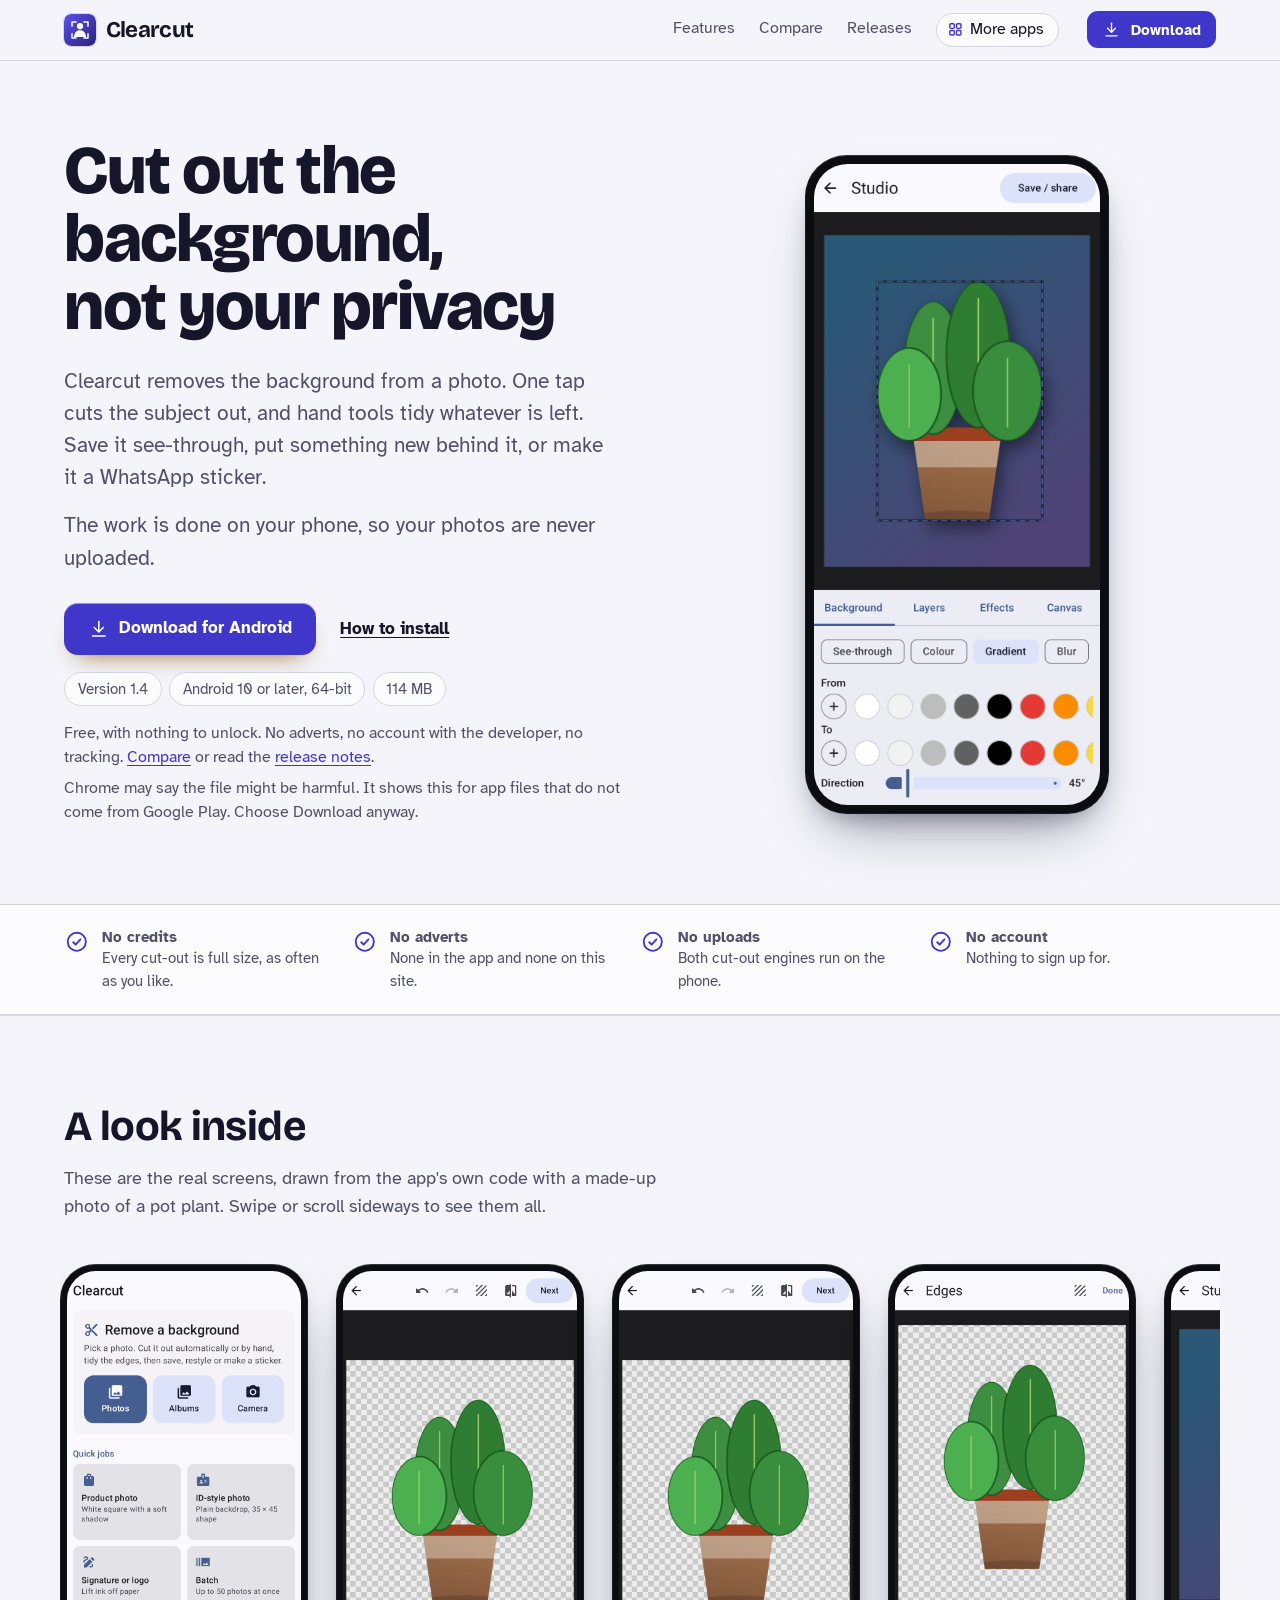
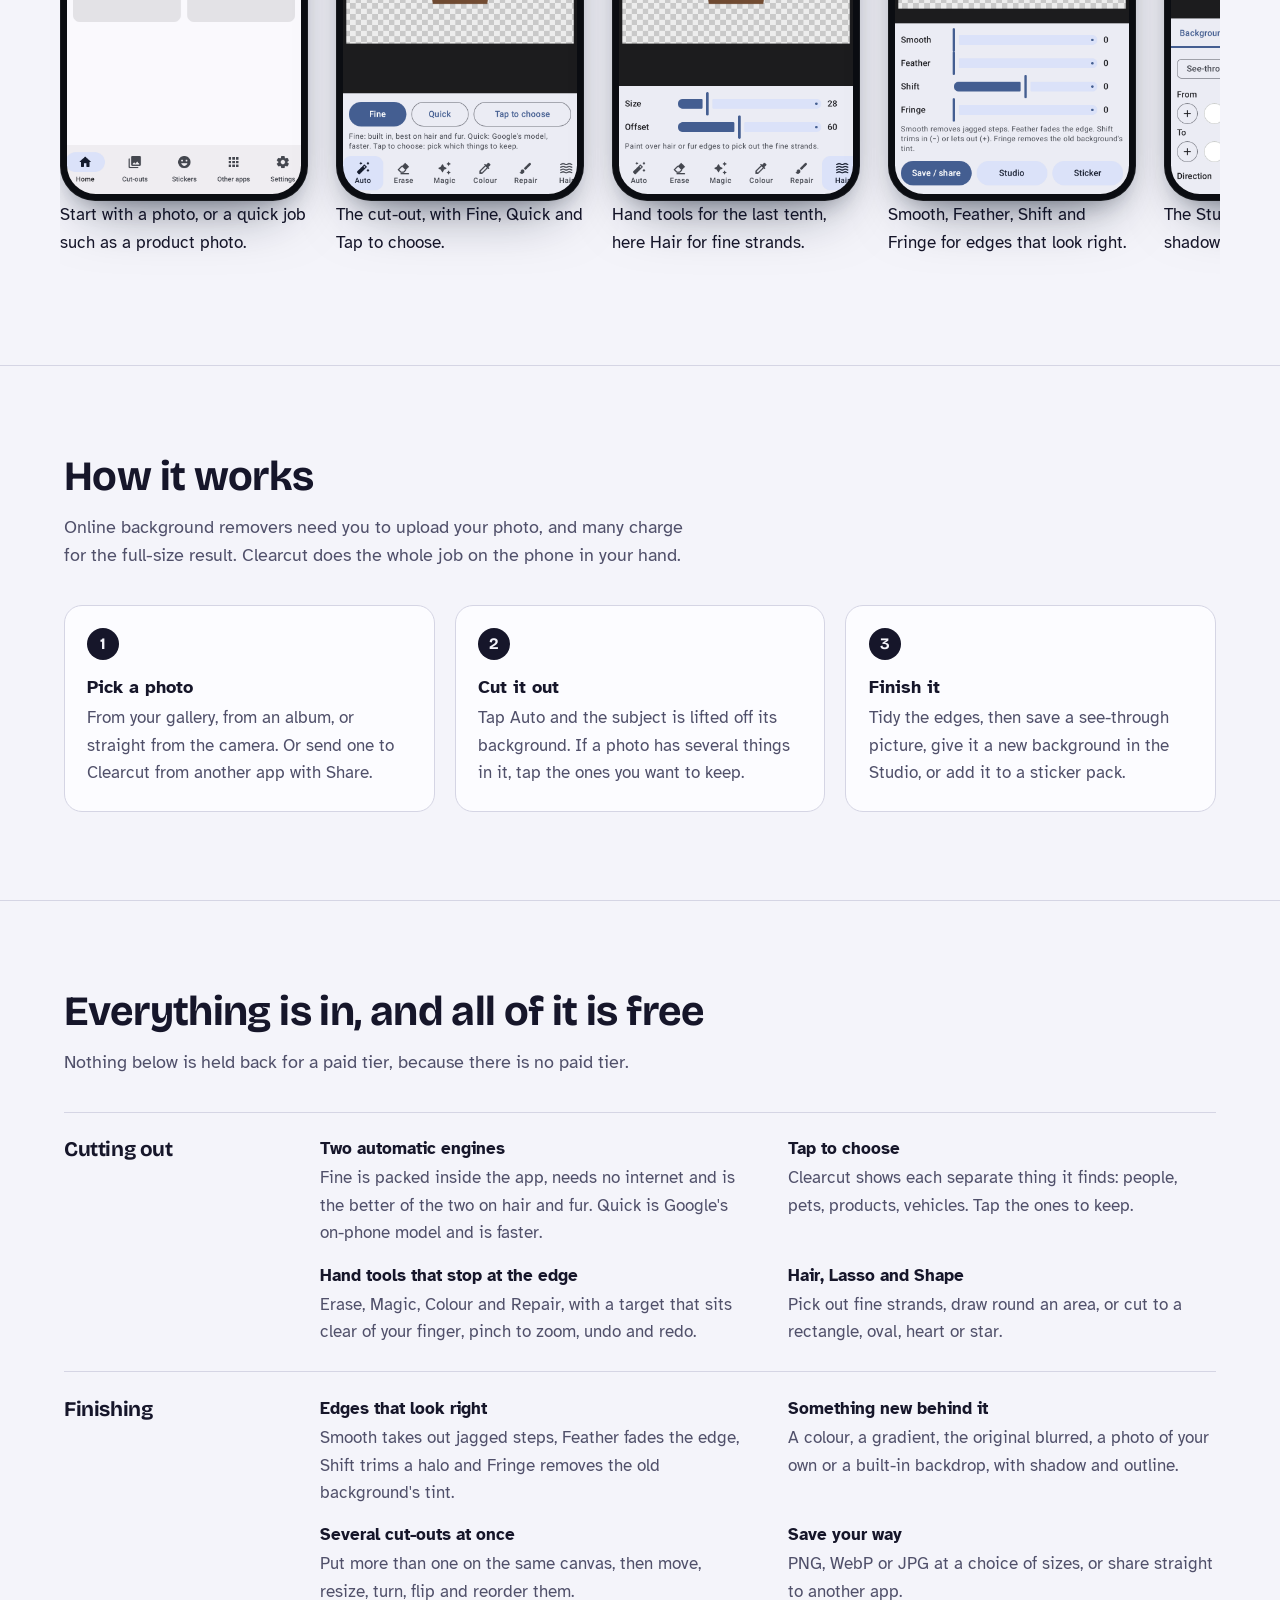
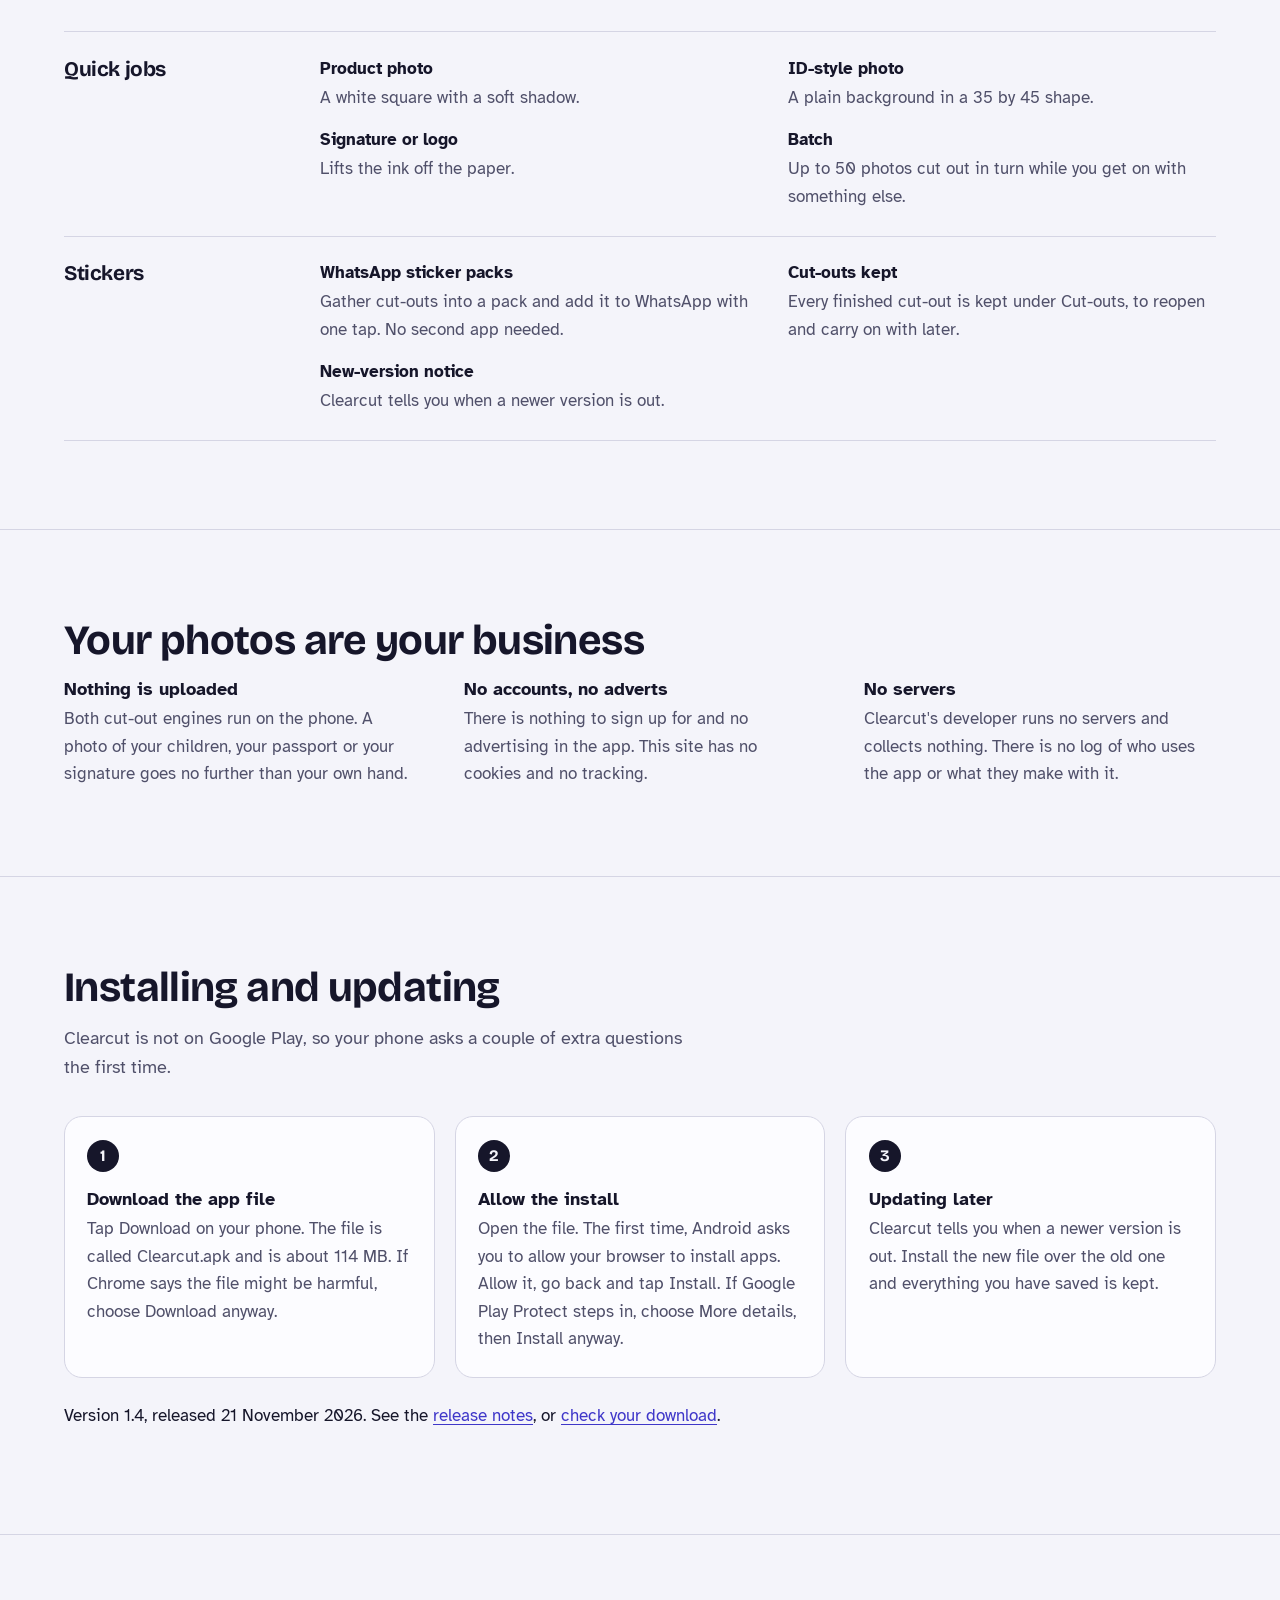
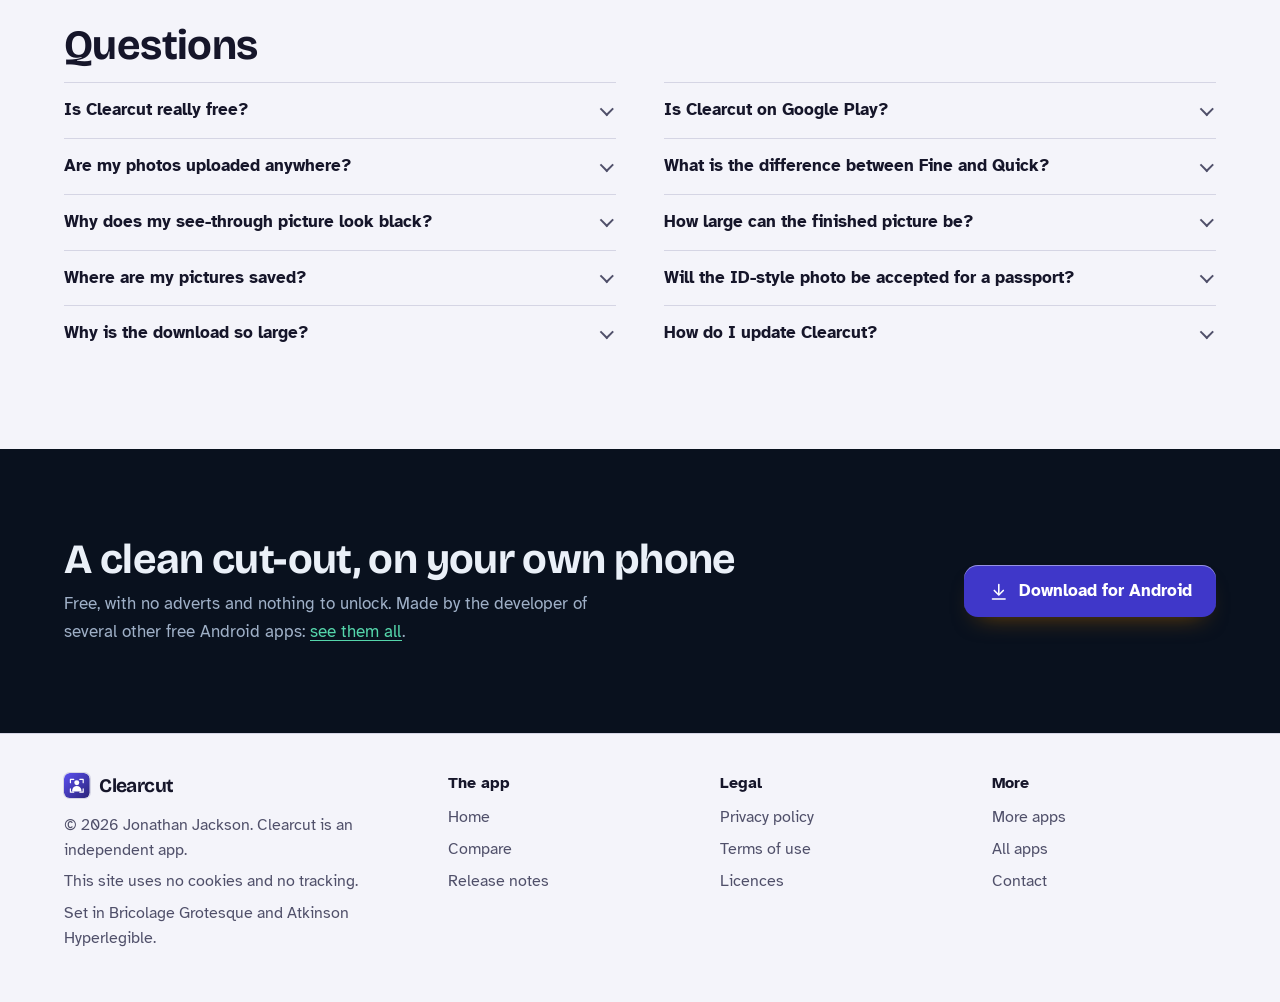
<file: index.html>
<!DOCTYPE html>
<html lang="en-GB">
<head>
<meta charset="utf-8">
<meta name="viewport" content="width=device-width, initial-scale=1">
<title>Clearcut: remove the background from a photo, on your phone</title>
<meta name="description" content="Clearcut is a free Android app that removes the background from a photo on your phone. One-tap cut-outs, hand tools, a studio for new backgrounds and WhatsApp sticker packs. No adverts, no uploads.">
<meta name="author" content="Jonathan Jackson">
<link rel="canonical" href="https://customgpter.github.io/clearcut/">
<meta name="theme-color" content="#f4f4fa" media="(prefers-color-scheme: light)">
<meta name="theme-color" content="#0e0e17" media="(prefers-color-scheme: dark)">
<meta property="og:type" content="website">
<meta property="og:site_name" content="Clearcut">
<meta property="og:title" content="Clearcut: remove the background from a photo, on your phone">
<meta property="og:description" content="Clearcut is a free Android app that removes the background from a photo on your phone. One-tap cut-outs, hand tools, a studio for new backgrounds and WhatsApp sticker packs. No adverts, no uploads.">
<meta property="og:url" content="https://customgpter.github.io/clearcut/">
<meta property="og:image" content="https://customgpter.github.io/clearcut/assets/og.png">
<meta property="og:image:width" content="1200">
<meta property="og:image:height" content="630">
<meta property="og:image:alt" content="Clearcut&#x27;s studio with a cut-out pot plant on a blue gradient background">
<meta property="og:locale" content="en_GB">
<meta name="twitter:card" content="summary_large_image">
<link rel="icon" href="./assets/favicon.svg" type="image/svg+xml">
<link rel="apple-touch-icon" href="./assets/apple-touch-icon.png">
<link rel="preload" href="./assets/fonts/bricolage-grotesque-latin.woff2" as="font" type="font/woff2" crossorigin>
<link rel="preload" href="./assets/fonts/atkinson-hyperlegible-latin-400-normal.woff2" as="font" type="font/woff2" crossorigin>
<link rel="stylesheet" href="./assets/site.css?v=1">
<link rel="stylesheet" href="./assets/house.css?v=1">
<link rel="stylesheet" href="./assets/apps-list.css?v=1">
<script src="./assets/apps-list.js?v=1" defer></script>
<script type="application/ld+json">{"@context":"https://schema.org","@type":"SoftwareApplication","name":"Clearcut","url":"https://customgpter.github.io/clearcut/","description":"Clearcut is a free Android app that removes the background from a photo on your phone. One-tap cut-outs, hand tools, a studio for new backgrounds and WhatsApp sticker packs. No adverts, no uploads.","applicationCategory":"PhotographyApplication","operatingSystem":"Android 10 or later, 64-bit","softwareVersion":"1.4","downloadUrl":"https://github.com/CustomGPTer/clearcut/releases/latest/download/Clearcut.apk","releaseNotes":"https://customgpter.github.io/clearcut/releases.html","offers":{"@type":"Offer","price":"0","priceCurrency":"GBP"},"inLanguage":"en-GB","image":"https://customgpter.github.io/clearcut/assets/og.png","featureList":["Two automatic engines","Tap to choose","Hand tools that stop at the edge","Hair, Lasso and Shape","Edges that look right","Something new behind it","Several cut-outs at once","Save your way","Product photo","ID-style photo","Signature or logo","Batch"],"author":{"@type":"Person","name":"Jonathan Jackson"}}</script>
<script type="application/ld+json">{"@context":"https://schema.org","@type":"FAQPage","mainEntity":[{"@type":"Question","name":"Is Clearcut really free?","acceptedAnswer":{"@type":"Answer","text":"Yes. There is no paid version, no subscription, no credits and no adverts, and nothing in the app is locked. See the comparison."}},{"@type":"Question","name":"Is Clearcut on Google Play?","acceptedAnswer":{"@type":"Answer","text":"No. Clearcut is a personal project and is downloaded from this site as an Android app file. It needs Android 10 or later on a 64-bit phone, which covers almost every phone sold in recent years."}},{"@type":"Question","name":"Are my photos uploaded anywhere?","acceptedAnswer":{"@type":"Answer","text":"No. Both cut-out engines run on your phone, and Clearcut has no servers. The Quick engine is run by Google's ML Kit, which sends Google technical statistics about how it performs, such as the phone model and how long a cut-out took. It never sends your photos. The detail is in the privacy policy."}},{"@type":"Question","name":"What is the difference between Fine and Quick?","acceptedAnswer":{"@type":"Answer","text":"Fine is a cut-out model packed inside the app. It needs no internet and is better on hair, fur and fiddly edges, but takes a few seconds. Quick is Google's on-phone model, which Google Play services downloads the first time it is needed. It is faster and can pick out each separate thing in a photo. Both are one tap away, so try each and keep the better result."}},{"@type":"Question","name":"Why does my see-through picture look black?","acceptedAnswer":{"@type":"Answer","text":"Some gallery apps show see-through areas as black. The picture is still see-through: open it in Clearcut again, or place it in another app, and you will see. JPG files can never be see-through, so save as PNG or WebP."}},{"@type":"Question","name":"How large can the finished picture be?","acceptedAnswer":{"@type":"Answer","text":"Clearcut brings a large photo down to 2,048 pixels on its longest side while you work on it, or 3,072 if you choose High in Settings. The picture you save is that size, or smaller if you ask for it."}},{"@type":"Question","name":"Where are my pictures saved?","acceptedAnswer":{"@type":"Answer","text":"In Pictures/Clearcut on your phone, where your gallery can see them. Batch results go to Pictures/Clearcut/Batch. Every cut-out you finish is also kept inside the app under Cut-outs, so you can reopen it and carry on."}},{"@type":"Question","name":"Will the ID-style photo be accepted for a passport?","acceptedAnswer":{"@type":"Answer","text":"Clearcut gives you a plain light background and a 35 by 45 shape. It does not check the official rules on head size, lighting or expression, so check the guidance for the document you are applying for."}},{"@type":"Question","name":"Why is the download so large?","acceptedAnswer":{"@type":"Answer","text":"The file is about 114 MB because the Fine cut-out model travels inside the app, which is what lets it work with no internet."}},{"@type":"Question","name":"How do I update Clearcut?","acceptedAnswer":{"@type":"Answer","text":"Clearcut tells you on its home screen when a newer version is out. Download it from this site and install it over the one you have. Your cut-outs, sticker packs and settings are kept."}}]}</script>
</head>
<body>
<a class="skip" href="#main">Skip to content</a>
<header class="masthead">
<div class="wrap">
<a class="brand" href="./" aria-label="Clearcut home"><svg viewBox="0 0 108 108" aria-hidden="true"><defs><linearGradient id="mapp-cc" x1="0" y1="0" x2="1" y2="1"><stop offset="0" stop-color="#5b50f0"/><stop offset="1" stop-color="#2a2378"/></linearGradient></defs><rect width="108" height="108" rx="24" fill="url(#mapp-cc)"/><circle cx="54" cy="41" r="10.5" fill="#fff"/><path d="M34 78c0-14.5 8.5-23 20-23s20 8.5 20 23z" fill="#fff"/><path d="M27 41V27h14M67 27h14v14M27 67v14h14M67 81h14V67" fill="none" stroke="#fff" stroke-width="5" stroke-linecap="round" stroke-linejoin="round"/></svg><span>Clearcut</span></a>
<nav aria-label="Main"><ul><li><a href="./#features">Features</a></li><li><a href="./compare.html">Compare</a></li><li><a href="./releases.html">Releases</a></li><li><a class="more-apps" href="./more-apps.html"><svg class="ico" viewBox="0 0 24 24" aria-hidden="true"><rect x="4" y="4" width="6.5" height="6.5" rx="1.6"/><rect x="13.5" y="4" width="6.5" height="6.5" rx="1.6"/><rect x="4" y="13.5" width="6.5" height="6.5" rx="1.6"/><rect x="13.5" y="13.5" width="6.5" height="6.5" rx="1.6"/></svg>More apps</a></li></ul></nav>
<a class="button small" href="https://github.com/CustomGPTer/clearcut/releases/latest/download/Clearcut.apk"><svg class="ico" viewBox="0 0 24 24" aria-hidden="true"><path d="M12 4v11"/><path d="M7 10.5l5 5 5-5"/><path d="M5 20h14"/></svg>Download</a>
</div>
</header>
<main id="main">
<div class="hero">
<div class="wrap hero-grid">
<div class="hero-copy">
<h1>Cut out the background, not your privacy</h1>
<p class="lede">Clearcut removes the background from a photo. One tap cuts the subject out, and hand tools tidy whatever is left. Save it see-through, put something new behind it, or make it a WhatsApp sticker.</p><p class="lede">The work is done on your phone, so your photos are never uploaded.</p>

<p class="get" id="download"><a class="button" href="https://github.com/CustomGPTer/clearcut/releases/latest/download/Clearcut.apk"><svg class="ico" viewBox="0 0 24 24" aria-hidden="true"><path d="M12 4v11"/><path d="M7 10.5l5 5 5-5"/><path d="M5 20h14"/></svg>Download for Android</a><a class="aside" href="#install">How to install</a></p>
<ul class="pills"><li>Version 1.4</li><li>Android 10 or later, 64-bit</li><li>114 MB</li></ul>
<p class="facts">Free, with nothing to unlock. No adverts, no account with the developer, no tracking. <a href="compare.html">Compare</a> or read the <a href="releases.html">release notes</a>.</p>
<p class="facts">Chrome may say the file might be harmful. It shows this for app files that do not come from Google Play. Choose Download anyway.</p>
</div>
<div class="hero-phone"><div class="phone"><img src="./assets/screens/studio.png" alt="The Studio: a new background, a shadow and more." width="393" height="852" fetchpriority="high"></div></div>
</div>
</div>

<section class="promises" aria-label="In short">
<div class="wrap"><ul><li><svg class="ico" viewBox="0 0 24 24" aria-hidden="true"><circle cx="12" cy="12" r="8.5"/><path d="M8.6 12.4l2.3 2.3 4.5-4.9"/></svg><span><b>No credits</b><span>Every cut-out is full size, as often as you like.</span></span></li><li><svg class="ico" viewBox="0 0 24 24" aria-hidden="true"><circle cx="12" cy="12" r="8.5"/><path d="M8.6 12.4l2.3 2.3 4.5-4.9"/></svg><span><b>No adverts</b><span>None in the app and none on this site.</span></span></li><li><svg class="ico" viewBox="0 0 24 24" aria-hidden="true"><circle cx="12" cy="12" r="8.5"/><path d="M8.6 12.4l2.3 2.3 4.5-4.9"/></svg><span><b>No uploads</b><span>Both cut-out engines run on the phone.</span></span></li><li><svg class="ico" viewBox="0 0 24 24" aria-hidden="true"><circle cx="12" cy="12" r="8.5"/><path d="M8.6 12.4l2.3 2.3 4.5-4.9"/></svg><span><b>No account</b><span>Nothing to sign up for.</span></span></li></ul></div>
</section>

<section id="screens" aria-labelledby="screens-h">
<div class="wrap">
<h2 id="screens-h">A look inside</h2>
<p class="intro">These are the real screens, drawn from the app&#x27;s own code with a made-up photo of a pot plant. Swipe or scroll sideways to see them all.</p>
<div class="gallery" tabindex="0" role="region" aria-label="Screens from Clearcut"><figure class="shot"><div class="phone"><img src="./assets/screens/home.png" alt="Start with a photo, or a quick job such as a product photo." width="393" height="852" loading="eager" decoding="async"></div><figcaption>Start with a photo, or a quick job such as a product photo.</figcaption></figure><figure class="shot"><div class="phone"><img src="./assets/screens/editor.png" alt="The cut-out, with Fine, Quick and Tap to choose." width="393" height="852" loading="eager" decoding="async"></div><figcaption>The cut-out, with Fine, Quick and Tap to choose.</figcaption></figure><figure class="shot"><div class="phone"><img src="./assets/screens/hair.png" alt="Hand tools for the last tenth, here Hair for fine strands." width="393" height="852" loading="eager" decoding="async"></div><figcaption>Hand tools for the last tenth, here Hair for fine strands.</figcaption></figure><figure class="shot"><div class="phone"><img src="./assets/screens/edges.png" alt="Smooth, Feather, Shift and Fringe for edges that look right." width="393" height="852" loading="eager" decoding="async"></div><figcaption>Smooth, Feather, Shift and Fringe for edges that look right.</figcaption></figure><figure class="shot"><div class="phone"><img src="./assets/screens/studio.png" alt="The Studio: a new background, a shadow and more." width="393" height="852" loading="eager" decoding="async"></div><figcaption>The Studio: a new background, a shadow and more.</figcaption></figure><figure class="shot"><div class="phone"><img src="./assets/screens/cutouts.png" alt="Every finished cut-out is kept, to reopen later." width="393" height="852" loading="eager" decoding="async"></div><figcaption>Every finished cut-out is kept, to reopen later.</figcaption></figure><figure class="shot"><div class="phone"><img src="./assets/screens/stickers.png" alt="Sticker packs, added to WhatsApp with one tap." width="393" height="852" loading="eager" decoding="async"></div><figcaption>Sticker packs, added to WhatsApp with one tap.</figcaption></figure></div>
</div>
</section>

<section id="how" aria-labelledby="how-h">
<div class="wrap">
<h2 id="how-h">How it works</h2>
<p class="intro">Online background removers need you to upload your photo, and many charge for the full-size result. Clearcut does the whole job on the phone in your hand.</p>
<ol class="steps"><li><h3>Pick a photo</h3><p>From your gallery, from an album, or straight from the camera. Or send one to Clearcut from another app with Share.</p></li><li><h3>Cut it out</h3><p>Tap Auto and the subject is lifted off its background. If a photo has several things in it, tap the ones you want to keep.</p></li><li><h3>Finish it</h3><p>Tidy the edges, then save a see-through picture, give it a new background in the Studio, or add it to a sticker pack.</p></li></ol>
</div>
</section>

<section id="features" aria-labelledby="features-h">
<div class="wrap">
<h2 id="features-h">Everything is in, and all of it is free</h2>
<p class="intro">Nothing below is held back for a paid tier, because there is no paid tier.</p>
<div class="groups"><div class="group"><h3>Cutting out</h3><dl><div><dt>Two automatic engines</dt><dd>Fine is packed inside the app, needs no internet and is the better of the two on hair and fur. Quick is Google's on-phone model and is faster.</dd></div><div><dt>Tap to choose</dt><dd>Clearcut shows each separate thing it finds: people, pets, products, vehicles. Tap the ones to keep.</dd></div><div><dt>Hand tools that stop at the edge</dt><dd>Erase, Magic, Colour and Repair, with a target that sits clear of your finger, pinch to zoom, undo and redo.</dd></div><div><dt>Hair, Lasso and Shape</dt><dd>Pick out fine strands, draw round an area, or cut to a rectangle, oval, heart or star.</dd></div></dl></div><div class="group"><h3>Finishing</h3><dl><div><dt>Edges that look right</dt><dd>Smooth takes out jagged steps, Feather fades the edge, Shift trims a halo and Fringe removes the old background's tint.</dd></div><div><dt>Something new behind it</dt><dd>A colour, a gradient, the original blurred, a photo of your own or a built-in backdrop, with shadow and outline.</dd></div><div><dt>Several cut-outs at once</dt><dd>Put more than one on the same canvas, then move, resize, turn, flip and reorder them.</dd></div><div><dt>Save your way</dt><dd>PNG, WebP or JPG at a choice of sizes, or share straight to another app.</dd></div></dl></div><div class="group"><h3>Quick jobs</h3><dl><div><dt>Product photo</dt><dd>A white square with a soft shadow.</dd></div><div><dt>ID-style photo</dt><dd>A plain background in a 35 by 45 shape.</dd></div><div><dt>Signature or logo</dt><dd>Lifts the ink off the paper.</dd></div><div><dt>Batch</dt><dd>Up to 50 photos cut out in turn while you get on with something else.</dd></div></dl></div><div class="group"><h3>Stickers</h3><dl><div><dt>WhatsApp sticker packs</dt><dd>Gather cut-outs into a pack and add it to WhatsApp with one tap. No second app needed.</dd></div><div><dt>Cut-outs kept</dt><dd>Every finished cut-out is kept under Cut-outs, to reopen and carry on with later.</dd></div><div><dt>New-version notice</dt><dd>Clearcut tells you when a newer version is out.</dd></div></dl></div></div>
</div>
</section>

<section id="privacy" aria-labelledby="privacy-h">
<div class="wrap">
<h2 id="privacy-h">Your photos are your business</h2>
<ul class="plain"><li><h3>Nothing is uploaded</h3><p>Both cut-out engines run on the phone. A photo of your children, your passport or your signature goes no further than your own hand.</p></li><li><h3>No accounts, no adverts</h3><p>There is nothing to sign up for and no advertising in the app. This site has no cookies and no tracking.</p></li><li><h3>No servers</h3><p>Clearcut's developer runs no servers and collects nothing. There is no log of who uses the app or what they make with it.</p></li></ul>
</div>
</section>

<section id="install" aria-labelledby="install-h">
<div class="wrap">
<h2 id="install-h">Installing and updating</h2>
<p class="intro">Clearcut is not on Google Play, so your phone asks a couple of extra questions the first time.</p>
<ol class="steps"><li><h3>Download the app file</h3><p>Tap Download on your phone. The file is called Clearcut.apk and is about 114 MB. If Chrome says the file might be harmful, choose Download anyway.</p></li><li><h3>Allow the install</h3><p>Open the file. The first time, Android asks you to allow your browser to install apps. Allow it, go back and tap Install. If Google Play Protect steps in, choose More details, then Install anyway.</p></li><li><h3>Updating later</h3><p>Clearcut tells you when a newer version is out. Install the new file over the old one and everything you have saved is kept.</p></li></ol>
<p class="after-table">Version 1.4, released 21 November 2026. See the <a href="releases.html">release notes</a>, or <a href="releases.html#checking">check your download</a>.</p>
</div>
</section>

<section id="questions" aria-labelledby="questions-h">
<div class="wrap">
<h2 id="questions-h">Questions</h2>
<div class="faq"><details><summary>Is Clearcut really free?</summary><p>Yes. There is no paid version, no subscription, no credits and no adverts, and nothing in the app is locked. <a href="compare.html">See the comparison</a>.</p></details><details><summary>Is Clearcut on Google Play?</summary><p>No. Clearcut is a personal project and is downloaded from this site as an Android app file. It needs Android 10 or later on a 64-bit phone, which covers almost every phone sold in recent years.</p></details><details><summary>Are my photos uploaded anywhere?</summary><p>No. Both cut-out engines run on your phone, and Clearcut has no servers. The Quick engine is run by Google's ML Kit, which sends Google technical statistics about how it performs, such as the phone model and how long a cut-out took. It never sends your photos. The detail is in the <a href="privacy.html#services">privacy policy</a>.</p></details><details><summary>What is the difference between Fine and Quick?</summary><p>Fine is a cut-out model packed inside the app. It needs no internet and is better on hair, fur and fiddly edges, but takes a few seconds. Quick is Google's on-phone model, which Google Play services downloads the first time it is needed. It is faster and can pick out each separate thing in a photo. Both are one tap away, so try each and keep the better result.</p></details><details><summary>Why does my see-through picture look black?</summary><p>Some gallery apps show see-through areas as black. The picture is still see-through: open it in Clearcut again, or place it in another app, and you will see. JPG files can never be see-through, so save as PNG or WebP.</p></details><details><summary>How large can the finished picture be?</summary><p>Clearcut brings a large photo down to 2,048 pixels on its longest side while you work on it, or 3,072 if you choose High in Settings. The picture you save is that size, or smaller if you ask for it.</p></details><details><summary>Where are my pictures saved?</summary><p>In Pictures/Clearcut on your phone, where your gallery can see them. Batch results go to Pictures/Clearcut/Batch. Every cut-out you finish is also kept inside the app under Cut-outs, so you can reopen it and carry on.</p></details><details><summary>Will the ID-style photo be accepted for a passport?</summary><p>Clearcut gives you a plain light background and a 35 by 45 shape. It does not check the official rules on head size, lighting or expression, so check the guidance for the document you are applying for.</p></details><details><summary>Why is the download so large?</summary><p>The file is about 114 MB because the Fine cut-out model travels inside the app, which is what lets it work with no internet.</p></details><details><summary>How do I update Clearcut?</summary><p>Clearcut tells you on its home screen when a newer version is out. Download it from this site and install it over the one you have. Your cut-outs, sticker packs and settings are kept.</p></details></div>
</div>
</section>

<section class="closing" aria-labelledby="closing-h">
<div class="wrap">
<div><h2 id="closing-h">A clean cut-out, on your own phone</h2><p>Free, with no adverts and nothing to unlock. Made by the developer of several other free Android apps: <a href="more-apps.html">see them all</a>.</p></div>
<a class="button" href="https://github.com/CustomGPTer/clearcut/releases/latest/download/Clearcut.apk"><svg class="ico" viewBox="0 0 24 24" aria-hidden="true"><path d="M12 4v11"/><path d="M7 10.5l5 5 5-5"/><path d="M5 20h14"/></svg>Download for Android</a>
</div>
</section>
</main>
<footer class="colophon">
<div class="wrap">
<div>
<a class="brand" href="./" aria-label="Clearcut home"><svg viewBox="0 0 108 108" aria-hidden="true"><defs><linearGradient id="mapp-cc" x1="0" y1="0" x2="1" y2="1"><stop offset="0" stop-color="#5b50f0"/><stop offset="1" stop-color="#2a2378"/></linearGradient></defs><rect width="108" height="108" rx="24" fill="url(#mapp-cc)"/><circle cx="54" cy="41" r="10.5" fill="#fff"/><path d="M34 78c0-14.5 8.5-23 20-23s20 8.5 20 23z" fill="#fff"/><path d="M27 41V27h14M67 27h14v14M27 67v14h14M67 81h14V67" fill="none" stroke="#fff" stroke-width="5" stroke-linecap="round" stroke-linejoin="round"/></svg><span>Clearcut</span></a>
<p>&copy; 2026 Jonathan Jackson. Clearcut is an independent app.</p>
<p>This site uses no cookies and no tracking.</p>
<p>Set in Bricolage Grotesque and Atkinson Hyperlegible.</p>
</div>
<nav aria-label="The app"><h2>The app</h2><ul>
<li><a href="./">Home</a></li>
<li><a href="./compare.html">Compare</a></li>
<li><a href="./releases.html">Release notes</a></li>
</ul></nav>
<nav aria-label="Legal"><h2>Legal</h2><ul>
<li><a href="./privacy.html">Privacy policy</a></li>
<li><a href="./terms.html">Terms of use</a></li>
<li><a href="./licences.html">Licences</a></li>
</ul></nav>
<nav aria-label="More"><h2>More</h2><ul>
<li><a href="./more-apps.html">More apps</a></li>
<li><a href="https://customgpter.github.io/">All apps</a></li>
<li><a href="https://github.com/CustomGPTer/clearcut/issues">Contact</a></li>
</ul></nav>
</div>
</footer>
</body>
</html>
</file>
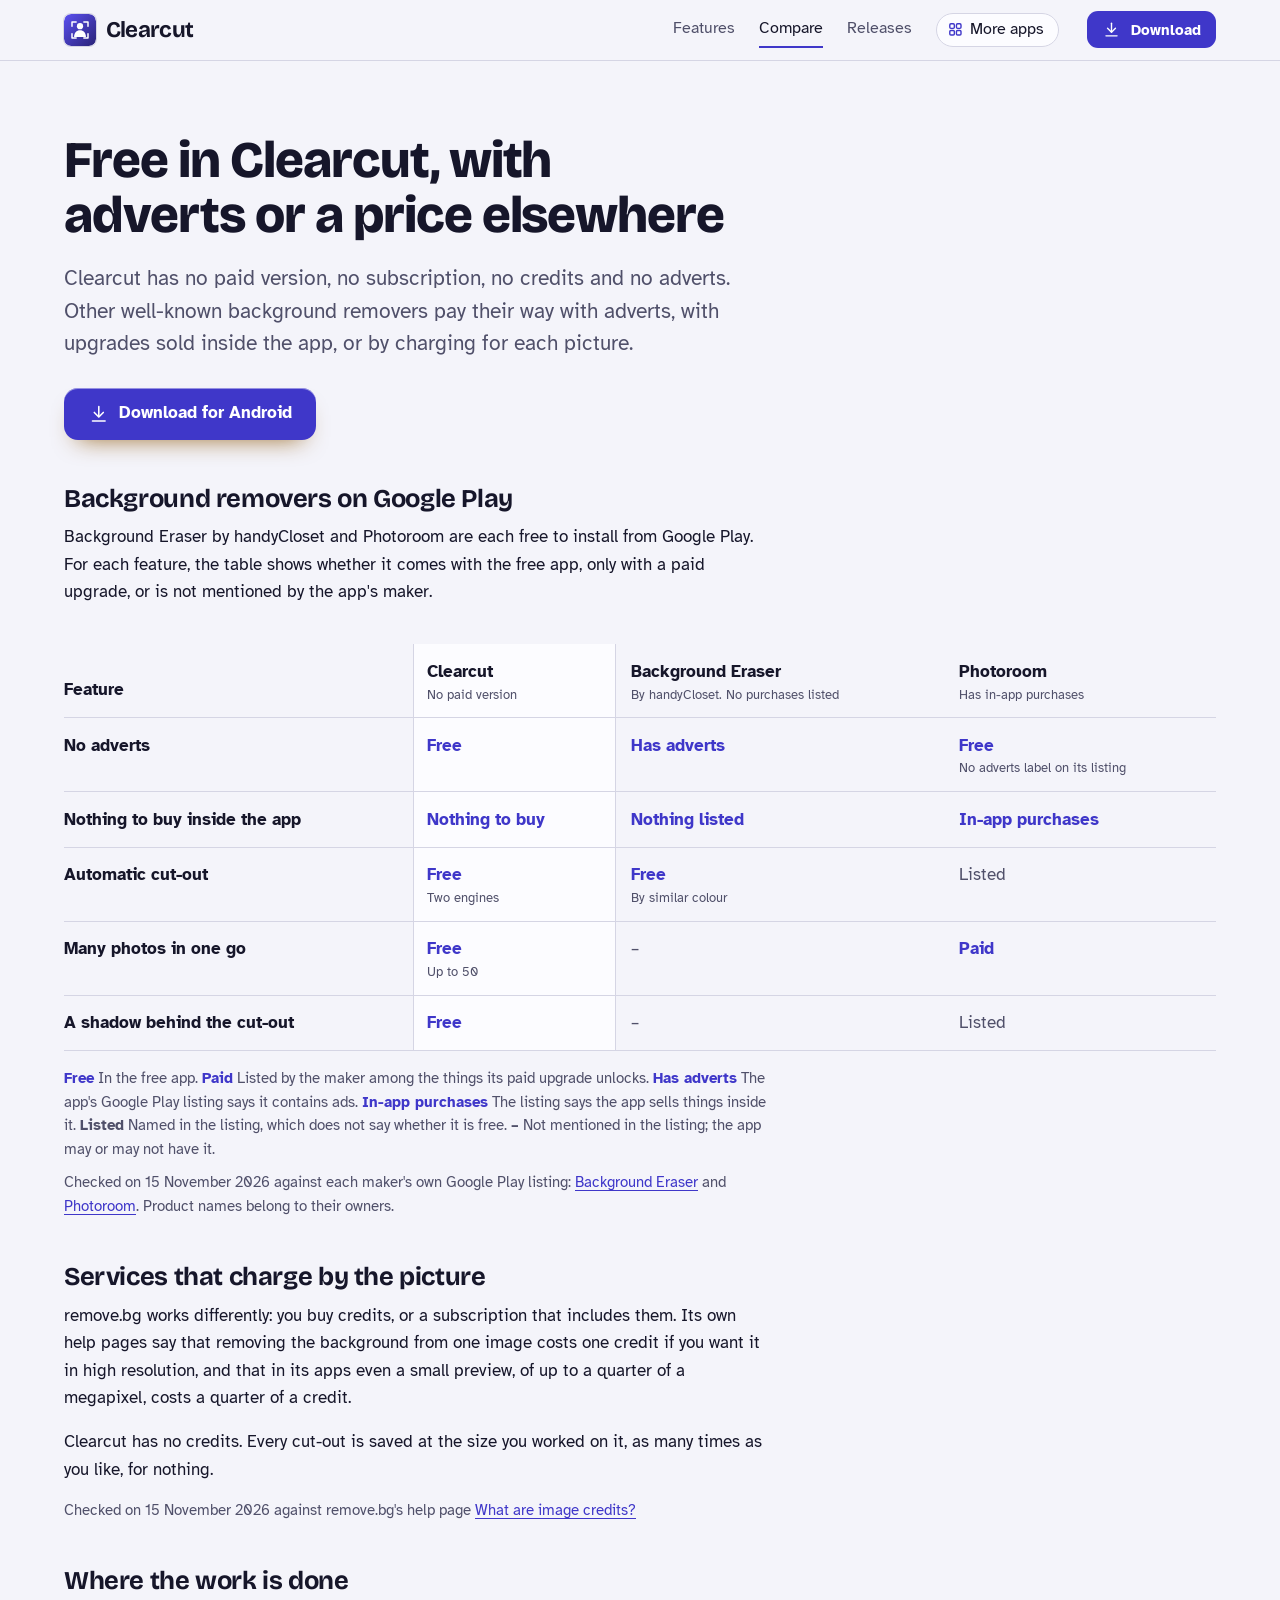
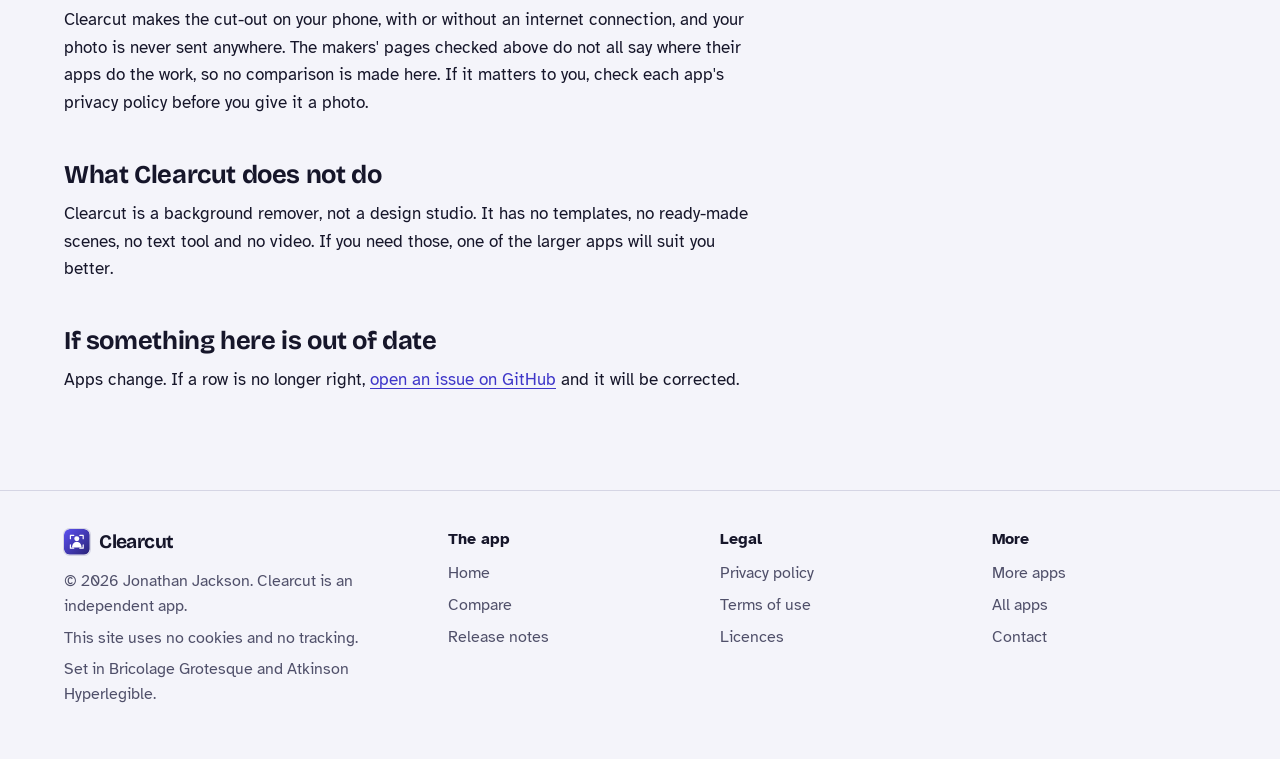
<file: compare.html>
<!DOCTYPE html>
<html lang="en-GB">
<head>
<meta charset="utf-8">
<meta name="viewport" content="width=device-width, initial-scale=1">
<title>Clearcut compared with other Android background removers</title>
<meta name="description" content="How Clearcut compares with Background Eraser, Photoroom and remove.bg: what is free, what is paid, what carries adverts and what is done on your phone.">
<meta name="author" content="Jonathan Jackson">
<link rel="canonical" href="https://customgpter.github.io/clearcut/compare.html">
<meta name="theme-color" content="#f4f4fa" media="(prefers-color-scheme: light)">
<meta name="theme-color" content="#0e0e17" media="(prefers-color-scheme: dark)">
<meta property="og:type" content="website">
<meta property="og:site_name" content="Clearcut">
<meta property="og:title" content="Clearcut compared with other Android background removers">
<meta property="og:description" content="How Clearcut compares with Background Eraser, Photoroom and remove.bg: what is free, what is paid, what carries adverts and what is done on your phone.">
<meta property="og:url" content="https://customgpter.github.io/clearcut/compare.html">
<meta property="og:image" content="https://customgpter.github.io/clearcut/assets/og.png">
<meta property="og:image:width" content="1200">
<meta property="og:image:height" content="630">
<meta property="og:image:alt" content="Clearcut&#x27;s studio with a cut-out pot plant on a blue gradient background">
<meta property="og:locale" content="en_GB">
<meta name="twitter:card" content="summary_large_image">
<link rel="icon" href="./assets/favicon.svg" type="image/svg+xml">
<link rel="apple-touch-icon" href="./assets/apple-touch-icon.png">
<link rel="preload" href="./assets/fonts/bricolage-grotesque-latin.woff2" as="font" type="font/woff2" crossorigin>
<link rel="preload" href="./assets/fonts/atkinson-hyperlegible-latin-400-normal.woff2" as="font" type="font/woff2" crossorigin>
<link rel="stylesheet" href="./assets/site.css?v=1">
<link rel="stylesheet" href="./assets/house.css?v=1">
<link rel="stylesheet" href="./assets/apps-list.css?v=1">
<script src="./assets/apps-list.js?v=1" defer></script>
</head>
<body>
<a class="skip" href="#main">Skip to content</a>
<header class="masthead">
<div class="wrap">
<a class="brand" href="./" aria-label="Clearcut home"><svg viewBox="0 0 108 108" aria-hidden="true"><defs><linearGradient id="mapp-cc" x1="0" y1="0" x2="1" y2="1"><stop offset="0" stop-color="#5b50f0"/><stop offset="1" stop-color="#2a2378"/></linearGradient></defs><rect width="108" height="108" rx="24" fill="url(#mapp-cc)"/><circle cx="54" cy="41" r="10.5" fill="#fff"/><path d="M34 78c0-14.5 8.5-23 20-23s20 8.5 20 23z" fill="#fff"/><path d="M27 41V27h14M67 27h14v14M27 67v14h14M67 81h14V67" fill="none" stroke="#fff" stroke-width="5" stroke-linecap="round" stroke-linejoin="round"/></svg><span>Clearcut</span></a>
<nav aria-label="Main"><ul><li><a href="./#features">Features</a></li><li><a href="./compare.html" aria-current="page">Compare</a></li><li><a href="./releases.html">Releases</a></li><li><a class="more-apps" href="./more-apps.html"><svg class="ico" viewBox="0 0 24 24" aria-hidden="true"><rect x="4" y="4" width="6.5" height="6.5" rx="1.6"/><rect x="13.5" y="4" width="6.5" height="6.5" rx="1.6"/><rect x="4" y="13.5" width="6.5" height="6.5" rx="1.6"/><rect x="13.5" y="13.5" width="6.5" height="6.5" rx="1.6"/></svg>More apps</a></li></ul></nav>
<a class="button small" href="https://github.com/CustomGPTer/clearcut/releases/latest/download/Clearcut.apk"><svg class="ico" viewBox="0 0 24 24" aria-hidden="true"><path d="M12 4v11"/><path d="M7 10.5l5 5 5-5"/><path d="M5 20h14"/></svg>Download</a>
</div>
</header>
<main id="main" class="doc">
<div class="wrap">
<div class="measure">
<h1>Free in Clearcut, with adverts or a price elsewhere</h1>
<p class="lede">Clearcut has no paid version, no subscription, no credits and no adverts. Other well-known background removers pay their way with adverts, with upgrades sold inside the app, or by charging for each picture.</p>
<p class="get"><a class="button" href="https://github.com/CustomGPTer/clearcut/releases/latest/download/Clearcut.apk"><svg class="ico" viewBox="0 0 24 24" aria-hidden="true"><path d="M12 4v11"/><path d="M7 10.5l5 5 5-5"/><path d="M5 20h14"/></svg>Download for Android</a></p>
<h2 id="paid">Background removers on Google Play</h2>
<p>Background Eraser by handyCloset and Photoroom are each free to install from Google Play. For each feature, the table shows whether it comes with the free app, only with a paid upgrade, or is not mentioned by the app's maker.</p>
</div>
<div class="scroll">
<table class="cmp">
<thead><tr><th scope="col">Feature</th><th scope="col" class="ours">Clearcut<small>No paid version</small></th><th scope="col">Background Eraser<small>By handyCloset. No purchases listed</small></th><th scope="col">Photoroom<small>Has in-app purchases</small></th></tr></thead>
<tbody>
<tr><th scope="row">No adverts</th><td class="yes ours"><span class="app">Clearcut</span><span class="v">Free</span></td><td class="pay"><span class="app">Background Eraser</span><span class="v">Has adverts</span></td><td class="yes"><span class="app">Photoroom</span><span class="v">Free<small>No adverts label on its listing</small></span></td></tr>
<tr><th scope="row">Nothing to buy inside the app</th><td class="yes ours"><span class="app">Clearcut</span><span class="v">Nothing to buy</span></td><td class="yes"><span class="app">Background Eraser</span><span class="v">Nothing listed</span></td><td class="pay"><span class="app">Photoroom</span><span class="v">In-app purchases</span></td></tr>
<tr><th scope="row">Automatic cut-out</th><td class="yes ours"><span class="app">Clearcut</span><span class="v">Free<small>Two engines</small></span></td><td class="yes"><span class="app">Background Eraser</span><span class="v">Free<small>By similar colour</small></span></td><td class="na"><span class="app">Photoroom</span><span class="v">Listed</span></td></tr>
<tr><th scope="row">Many photos in one go</th><td class="yes ours"><span class="app">Clearcut</span><span class="v">Free<small>Up to 50</small></span></td><td class="na"><span class="app">Background Eraser</span><span class="v"><span aria-label="Not mentioned in its listing">&ndash;</span></span></td><td class="pay"><span class="app">Photoroom</span><span class="v">Paid</span></td></tr>
<tr><th scope="row">A shadow behind the cut-out</th><td class="yes ours"><span class="app">Clearcut</span><span class="v">Free</span></td><td class="na"><span class="app">Background Eraser</span><span class="v"><span aria-label="Not mentioned in its listing">&ndash;</span></span></td><td class="na"><span class="app">Photoroom</span><span class="v">Listed</span></td></tr>
</tbody>
</table>
</div>
<div class="measure">
<p class="key"><strong class="yes">Free</strong> In the free app. <strong class="pay">Paid</strong> Listed by the maker among the things its paid upgrade unlocks. <strong class="pay">Has adverts</strong> The app's Google Play listing says it contains ads. <strong class="pay">In-app purchases</strong> The listing says the app sells things inside it. <strong>Listed</strong> Named in the listing, which does not say whether it is free. <strong>&ndash;</strong> Not mentioned in the listing; the app may or may not have it.</p>
<p class="key">Checked on 15 November 2026 against each maker's own Google Play listing: <a href="https://play.google.com/store/apps/details?id=com.handycloset.android.eraser">Background Eraser</a> and <a href="https://play.google.com/store/apps/details?id=com.photoroom.app">Photoroom</a>. Product names belong to their owners.</p>

<h2 id="credits">Services that charge by the picture</h2>
<p>remove.bg works differently: you buy credits, or a subscription that includes them. Its own help pages say that removing the background from one image costs one credit if you want it in high resolution, and that in its apps even a small preview, of up to a quarter of a megapixel, costs a quarter of a credit.</p>
<p>Clearcut has no credits. Every cut-out is saved at the size you worked on it, as many times as you like, for nothing.</p>
<p class="key">Checked on 15 November 2026 against remove.bg's help page <a href="https://www.remove.bg/help/a/what-are-image-credits">What are image credits?</a></p>

<h2 id="phone">Where the work is done</h2>
<p>Clearcut makes the cut-out on your phone, with or without an internet connection, and your photo is never sent anywhere. The makers' pages checked above do not all say where their apps do the work, so no comparison is made here. If it matters to you, check each app's privacy policy before you give it a photo.</p>

<h2 id="honest">What Clearcut does not do</h2>
<p>Clearcut is a background remover, not a design studio. It has no templates, no ready-made scenes, no text tool and no video. If you need those, one of the larger apps will suit you better.</p>
<h2 id="wrong">If something here is out of date</h2>
<p>Apps change. If a row is no longer right, <a href="https://github.com/CustomGPTer/clearcut/issues">open an issue on GitHub</a> and it will be corrected.</p>
</div>
</div>
</main>
<footer class="colophon">
<div class="wrap">
<div>
<a class="brand" href="./" aria-label="Clearcut home"><svg viewBox="0 0 108 108" aria-hidden="true"><defs><linearGradient id="mapp-cc" x1="0" y1="0" x2="1" y2="1"><stop offset="0" stop-color="#5b50f0"/><stop offset="1" stop-color="#2a2378"/></linearGradient></defs><rect width="108" height="108" rx="24" fill="url(#mapp-cc)"/><circle cx="54" cy="41" r="10.5" fill="#fff"/><path d="M34 78c0-14.5 8.5-23 20-23s20 8.5 20 23z" fill="#fff"/><path d="M27 41V27h14M67 27h14v14M27 67v14h14M67 81h14V67" fill="none" stroke="#fff" stroke-width="5" stroke-linecap="round" stroke-linejoin="round"/></svg><span>Clearcut</span></a>
<p>&copy; 2026 Jonathan Jackson. Clearcut is an independent app.</p>
<p>This site uses no cookies and no tracking.</p>
<p>Set in Bricolage Grotesque and Atkinson Hyperlegible.</p>
</div>
<nav aria-label="The app"><h2>The app</h2><ul>
<li><a href="./">Home</a></li>
<li><a href="./compare.html">Compare</a></li>
<li><a href="./releases.html">Release notes</a></li>
</ul></nav>
<nav aria-label="Legal"><h2>Legal</h2><ul>
<li><a href="./privacy.html">Privacy policy</a></li>
<li><a href="./terms.html">Terms of use</a></li>
<li><a href="./licences.html">Licences</a></li>
</ul></nav>
<nav aria-label="More"><h2>More</h2><ul>
<li><a href="./more-apps.html">More apps</a></li>
<li><a href="https://customgpter.github.io/">All apps</a></li>
<li><a href="https://github.com/CustomGPTer/clearcut/issues">Contact</a></li>
</ul></nav>
</div>
</footer>
</body>
</html>
</file>
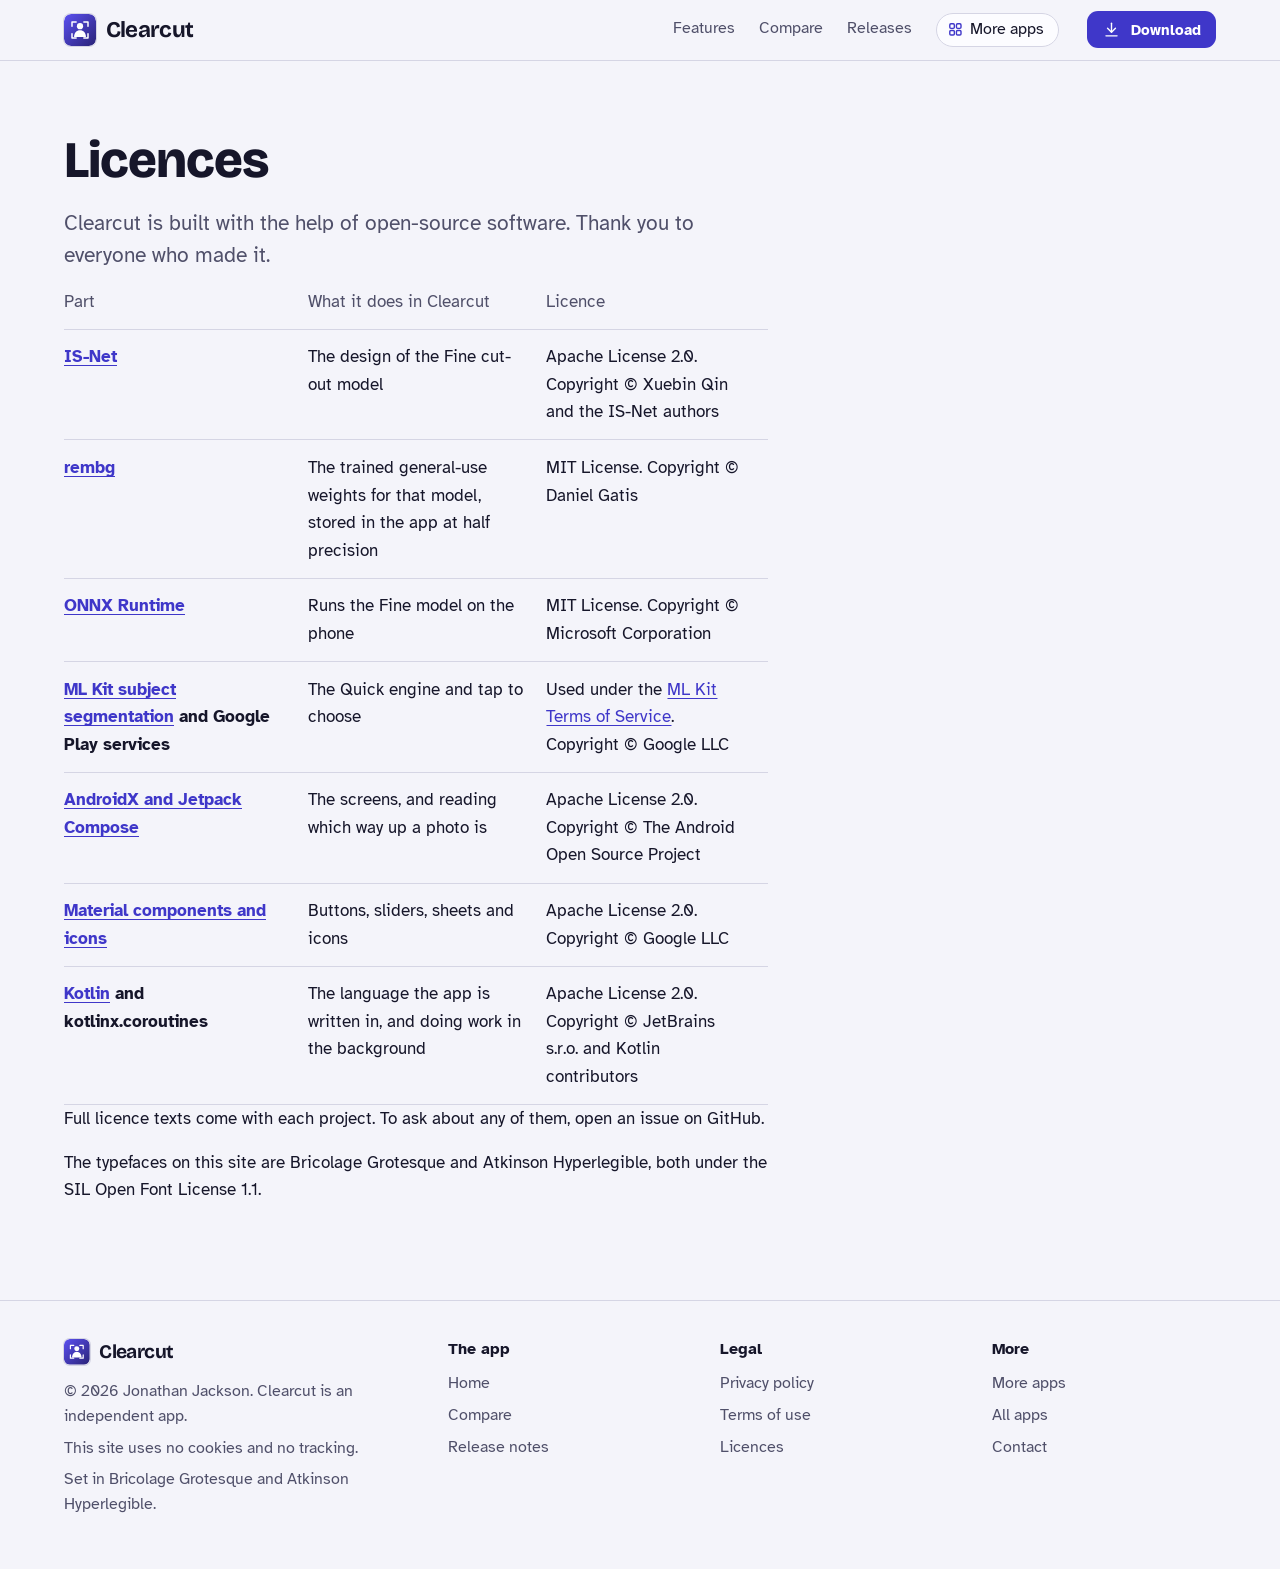
<file: licences.html>
<!DOCTYPE html>
<html lang="en-GB">
<head>
<meta charset="utf-8">
<meta name="viewport" content="width=device-width, initial-scale=1">
<title>Clearcut licences</title>
<meta name="description" content="The open-source parts inside Clearcut and their licences.">
<meta name="author" content="Jonathan Jackson">
<link rel="canonical" href="https://customgpter.github.io/clearcut/licences.html">
<meta name="theme-color" content="#f4f4fa" media="(prefers-color-scheme: light)">
<meta name="theme-color" content="#0e0e17" media="(prefers-color-scheme: dark)">
<meta property="og:type" content="website">
<meta property="og:site_name" content="Clearcut">
<meta property="og:title" content="Clearcut licences">
<meta property="og:description" content="The open-source parts inside Clearcut and their licences.">
<meta property="og:url" content="https://customgpter.github.io/clearcut/licences.html">
<meta property="og:image" content="https://customgpter.github.io/clearcut/assets/og.png">
<meta property="og:image:width" content="1200">
<meta property="og:image:height" content="630">
<meta property="og:image:alt" content="Clearcut&#x27;s studio with a cut-out pot plant on a blue gradient background">
<meta property="og:locale" content="en_GB">
<meta name="twitter:card" content="summary_large_image">
<link rel="icon" href="./assets/favicon.svg" type="image/svg+xml">
<link rel="apple-touch-icon" href="./assets/apple-touch-icon.png">
<link rel="preload" href="./assets/fonts/bricolage-grotesque-latin.woff2" as="font" type="font/woff2" crossorigin>
<link rel="preload" href="./assets/fonts/atkinson-hyperlegible-latin-400-normal.woff2" as="font" type="font/woff2" crossorigin>
<link rel="stylesheet" href="./assets/site.css?v=1">
<link rel="stylesheet" href="./assets/house.css?v=1">
<link rel="stylesheet" href="./assets/apps-list.css?v=1">
<script src="./assets/apps-list.js?v=1" defer></script>
</head>
<body>
<a class="skip" href="#main">Skip to content</a>
<header class="masthead">
<div class="wrap">
<a class="brand" href="./" aria-label="Clearcut home"><svg viewBox="0 0 108 108" aria-hidden="true"><defs><linearGradient id="mapp-cc" x1="0" y1="0" x2="1" y2="1"><stop offset="0" stop-color="#5b50f0"/><stop offset="1" stop-color="#2a2378"/></linearGradient></defs><rect width="108" height="108" rx="24" fill="url(#mapp-cc)"/><circle cx="54" cy="41" r="10.5" fill="#fff"/><path d="M34 78c0-14.5 8.5-23 20-23s20 8.5 20 23z" fill="#fff"/><path d="M27 41V27h14M67 27h14v14M27 67v14h14M67 81h14V67" fill="none" stroke="#fff" stroke-width="5" stroke-linecap="round" stroke-linejoin="round"/></svg><span>Clearcut</span></a>
<nav aria-label="Main"><ul><li><a href="./#features">Features</a></li><li><a href="./compare.html">Compare</a></li><li><a href="./releases.html">Releases</a></li><li><a class="more-apps" href="./more-apps.html"><svg class="ico" viewBox="0 0 24 24" aria-hidden="true"><rect x="4" y="4" width="6.5" height="6.5" rx="1.6"/><rect x="13.5" y="4" width="6.5" height="6.5" rx="1.6"/><rect x="4" y="13.5" width="6.5" height="6.5" rx="1.6"/><rect x="13.5" y="13.5" width="6.5" height="6.5" rx="1.6"/></svg>More apps</a></li></ul></nav>
<a class="button small" href="https://github.com/CustomGPTer/clearcut/releases/latest/download/Clearcut.apk"><svg class="ico" viewBox="0 0 24 24" aria-hidden="true"><path d="M12 4v11"/><path d="M7 10.5l5 5 5-5"/><path d="M5 20h14"/></svg>Download</a>
</div>
</header>
<main id="main" class="doc">
<div class="wrap">
<div class="measure">
<h1>Licences</h1>
<p class="lede">Clearcut is built with the help of open-source software. Thank you to everyone who made it.</p>
<div class="scroll"><table><thead><tr><th scope="col">Part</th><th scope="col">What it does in Clearcut</th><th scope="col">Licence</th></tr></thead><tbody><tr><th scope="row"><a href="https://github.com/xuebinqin/DIS">IS-Net</a></th><td>The design of the Fine cut-out model</td><td>Apache License 2.0. Copyright &copy; Xuebin Qin and the IS-Net authors</td></tr><tr><th scope="row"><a href="https://github.com/danielgatis/rembg">rembg</a></th><td>The trained general-use weights for that model, stored in the app at half precision</td><td>MIT License. Copyright &copy; Daniel Gatis</td></tr><tr><th scope="row"><a href="https://onnxruntime.ai">ONNX Runtime</a></th><td>Runs the Fine model on the phone</td><td>MIT License. Copyright &copy; Microsoft Corporation</td></tr><tr><th scope="row"><a href="https://developers.google.com/ml-kit">ML Kit subject segmentation</a> and Google Play services</th><td>The Quick engine and tap to choose</td><td>Used under the <a href="https://developers.google.com/ml-kit/terms">ML Kit Terms of Service</a>. Copyright &copy; Google LLC</td></tr><tr><th scope="row"><a href="https://developer.android.com/jetpack">AndroidX and Jetpack Compose</a></th><td>The screens, and reading which way up a photo is</td><td>Apache License 2.0. Copyright &copy; The Android Open Source Project</td></tr><tr><th scope="row"><a href="https://m3.material.io">Material components and icons</a></th><td>Buttons, sliders, sheets and icons</td><td>Apache License 2.0. Copyright &copy; Google LLC</td></tr><tr><th scope="row"><a href="https://kotlinlang.org">Kotlin</a> and kotlinx.coroutines</th><td>The language the app is written in, and doing work in the background</td><td>Apache License 2.0. Copyright &copy; JetBrains s.r.o. and Kotlin contributors</td></tr></tbody></table></div>
<p>Full licence texts come with each project. To ask about any of them, open an issue on GitHub.</p>
<p>The typefaces on this site are Bricolage Grotesque and Atkinson Hyperlegible, both under the SIL Open Font License 1.1.</p>
</div>
</div>
</main>
<footer class="colophon">
<div class="wrap">
<div>
<a class="brand" href="./" aria-label="Clearcut home"><svg viewBox="0 0 108 108" aria-hidden="true"><defs><linearGradient id="mapp-cc" x1="0" y1="0" x2="1" y2="1"><stop offset="0" stop-color="#5b50f0"/><stop offset="1" stop-color="#2a2378"/></linearGradient></defs><rect width="108" height="108" rx="24" fill="url(#mapp-cc)"/><circle cx="54" cy="41" r="10.5" fill="#fff"/><path d="M34 78c0-14.5 8.5-23 20-23s20 8.5 20 23z" fill="#fff"/><path d="M27 41V27h14M67 27h14v14M27 67v14h14M67 81h14V67" fill="none" stroke="#fff" stroke-width="5" stroke-linecap="round" stroke-linejoin="round"/></svg><span>Clearcut</span></a>
<p>&copy; 2026 Jonathan Jackson. Clearcut is an independent app.</p>
<p>This site uses no cookies and no tracking.</p>
<p>Set in Bricolage Grotesque and Atkinson Hyperlegible.</p>
</div>
<nav aria-label="The app"><h2>The app</h2><ul>
<li><a href="./">Home</a></li>
<li><a href="./compare.html">Compare</a></li>
<li><a href="./releases.html">Release notes</a></li>
</ul></nav>
<nav aria-label="Legal"><h2>Legal</h2><ul>
<li><a href="./privacy.html">Privacy policy</a></li>
<li><a href="./terms.html">Terms of use</a></li>
<li><a href="./licences.html">Licences</a></li>
</ul></nav>
<nav aria-label="More"><h2>More</h2><ul>
<li><a href="./more-apps.html">More apps</a></li>
<li><a href="https://customgpter.github.io/">All apps</a></li>
<li><a href="https://github.com/CustomGPTer/clearcut/issues">Contact</a></li>
</ul></nav>
</div>
</footer>
</body>
</html>
</file>
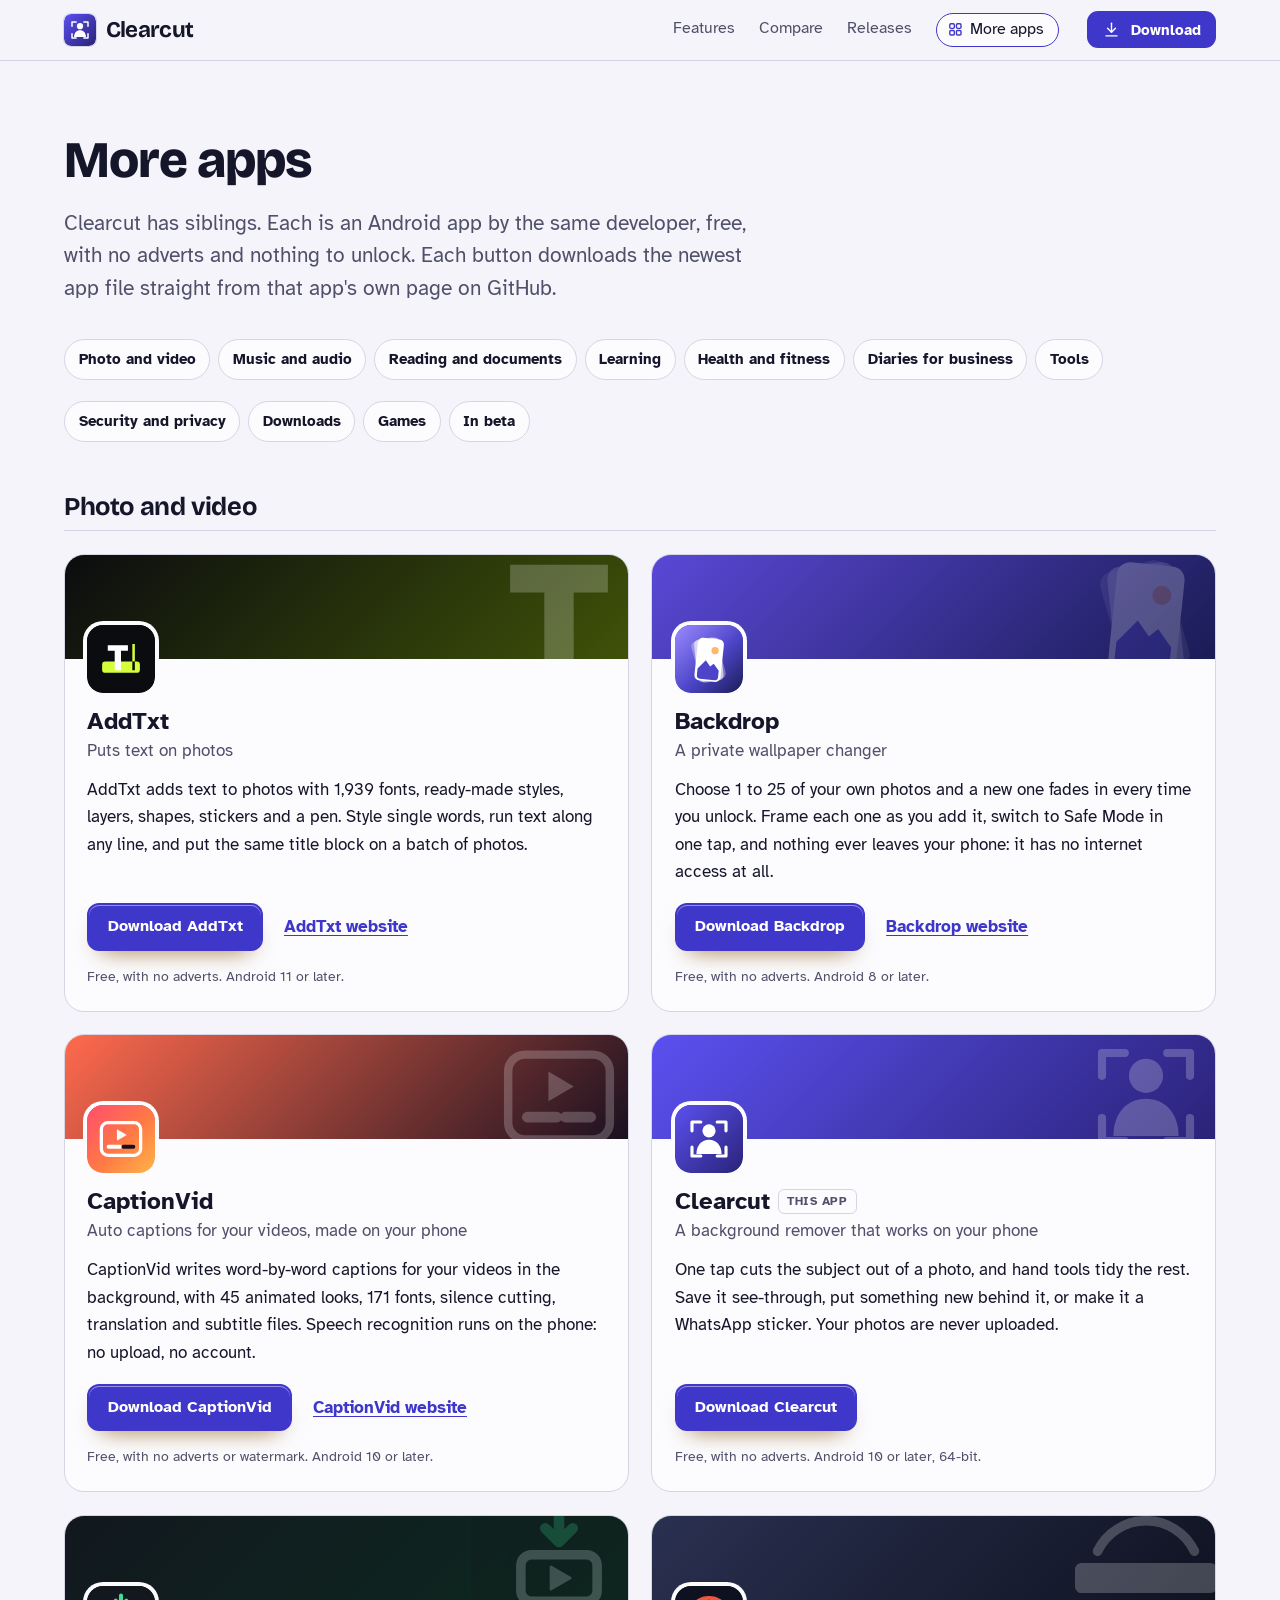
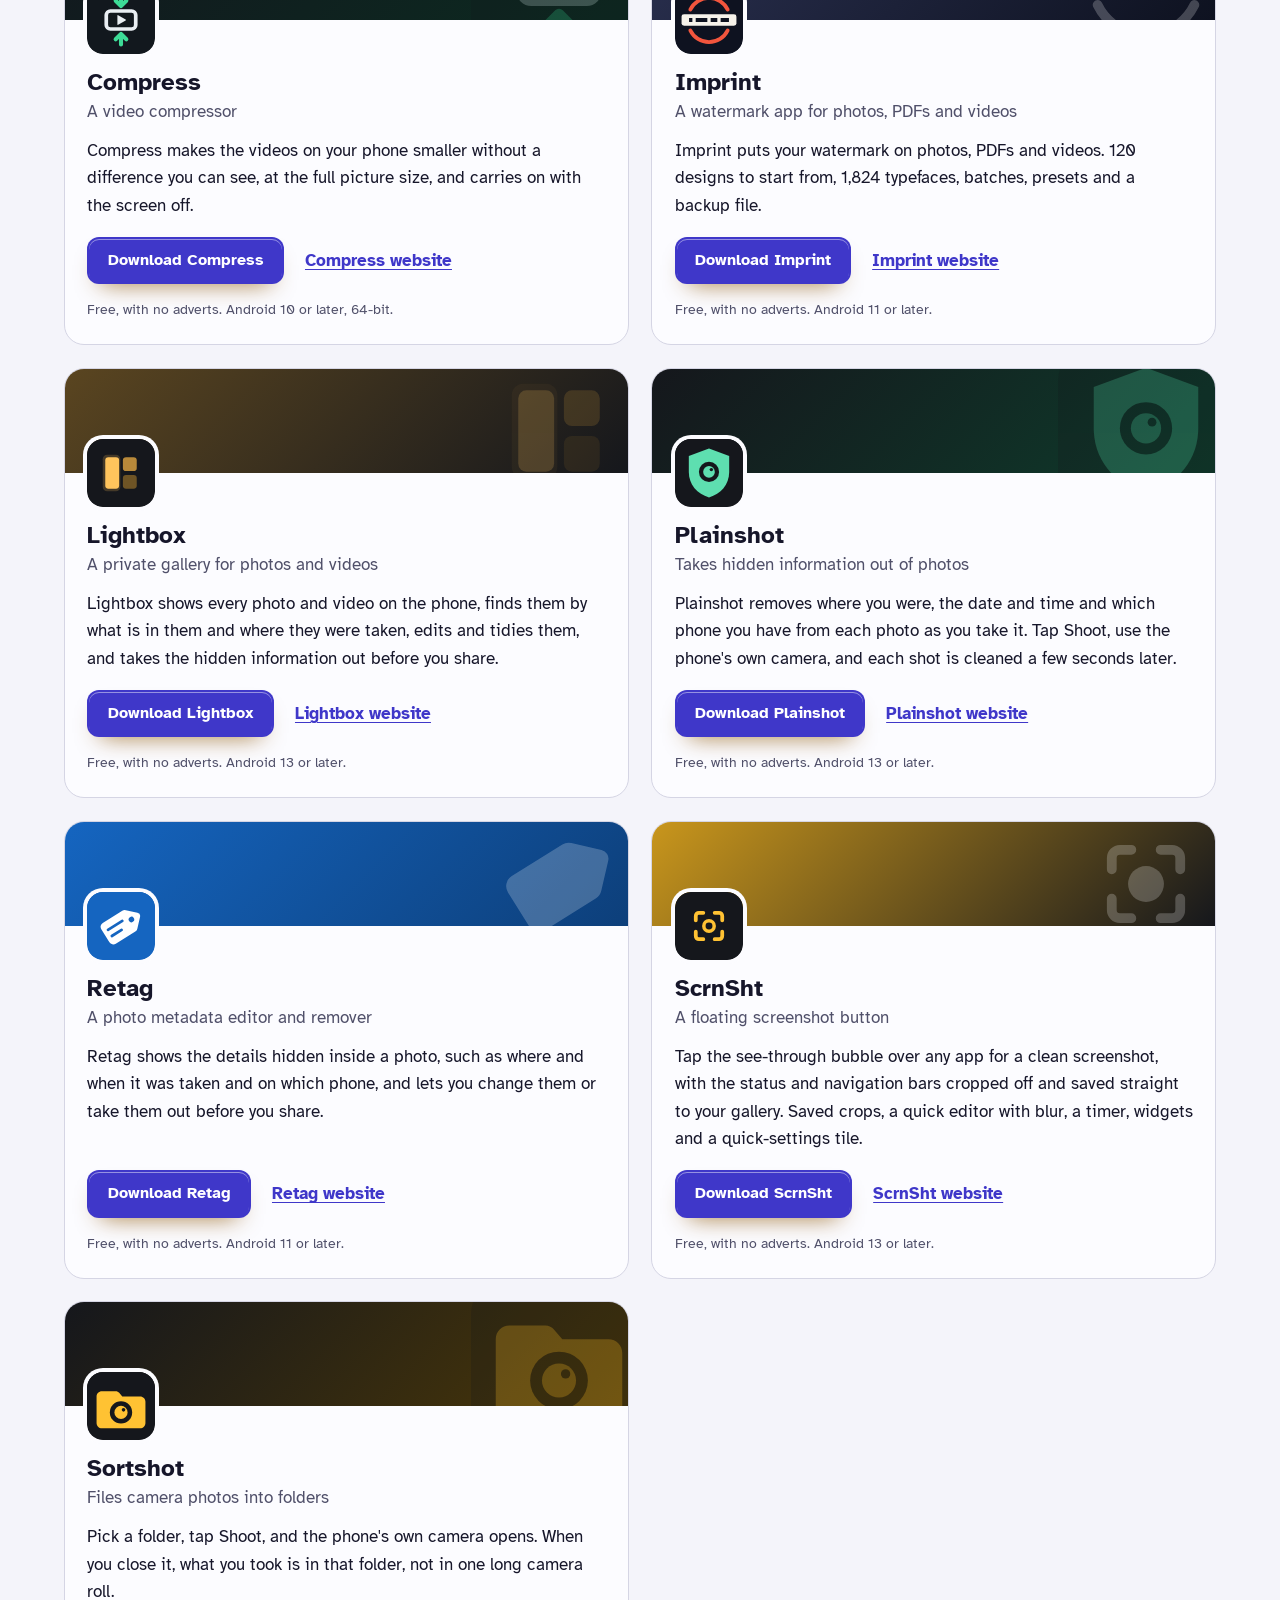
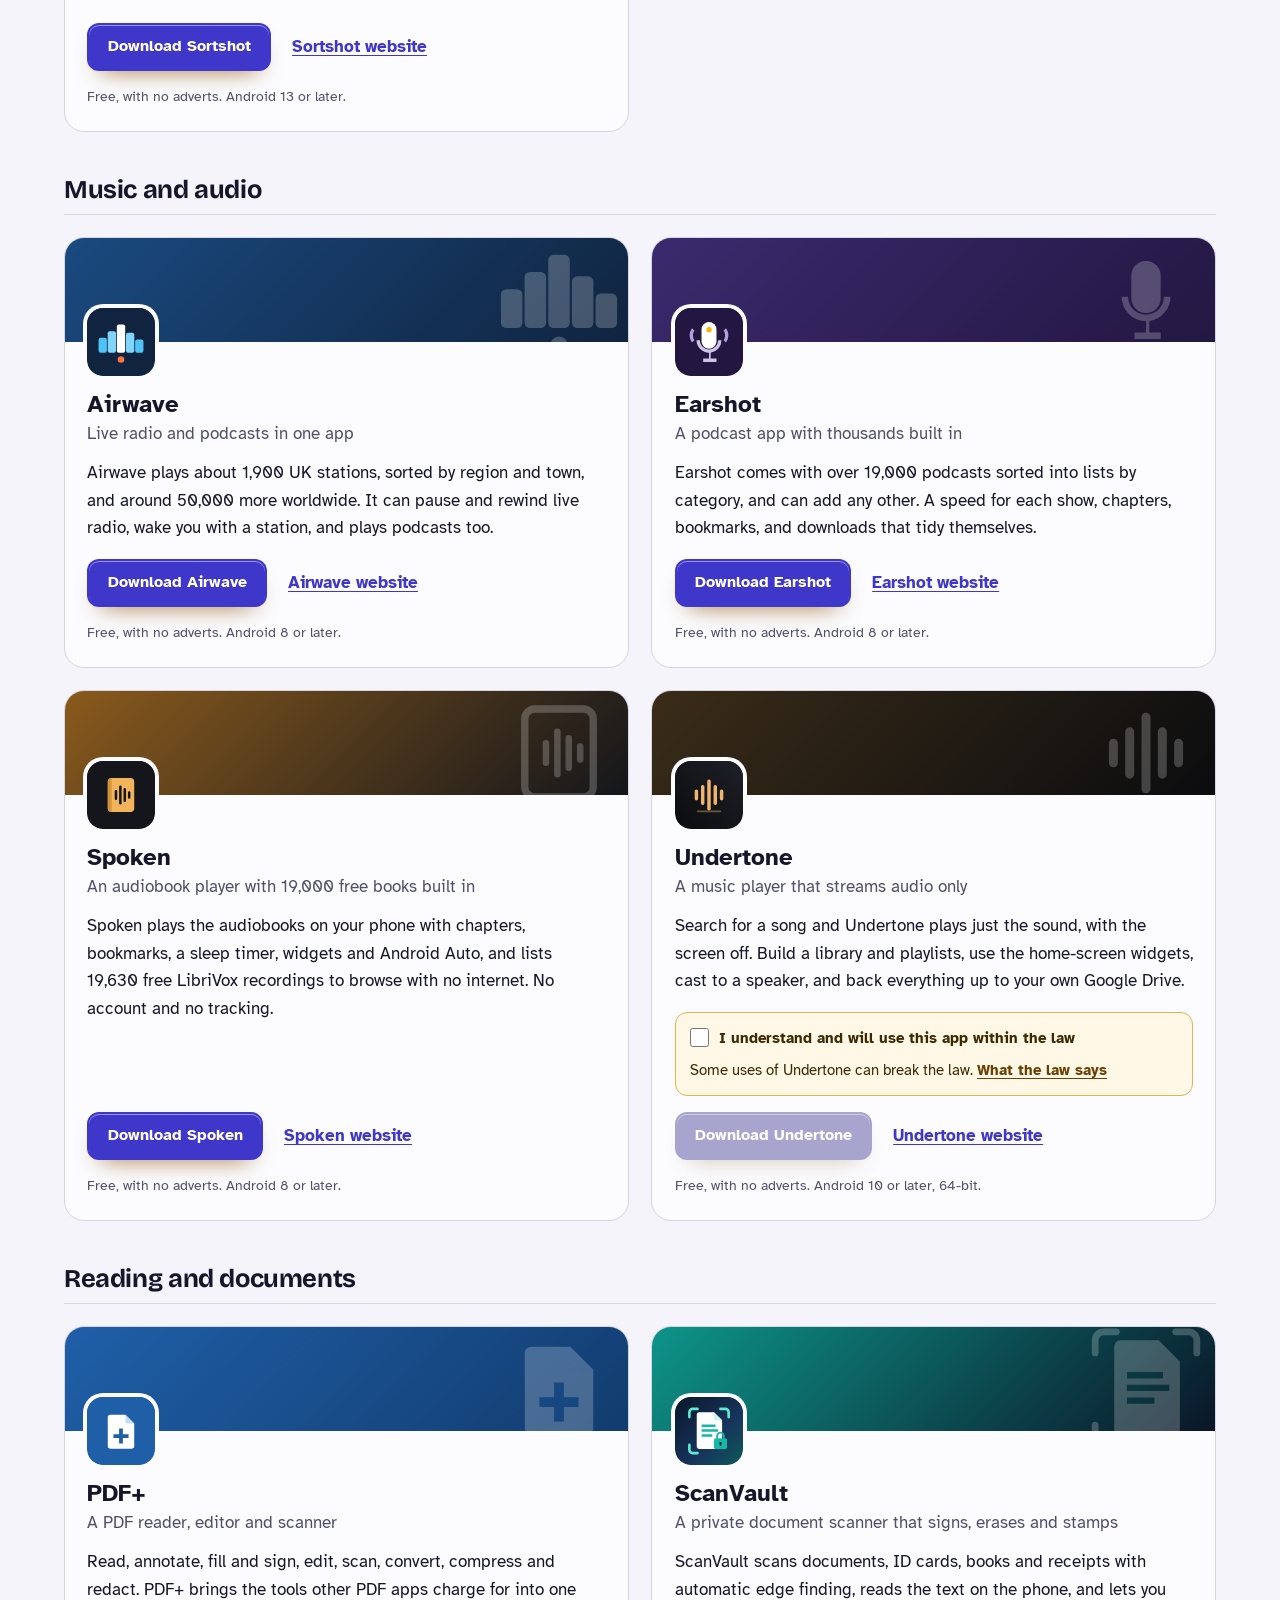
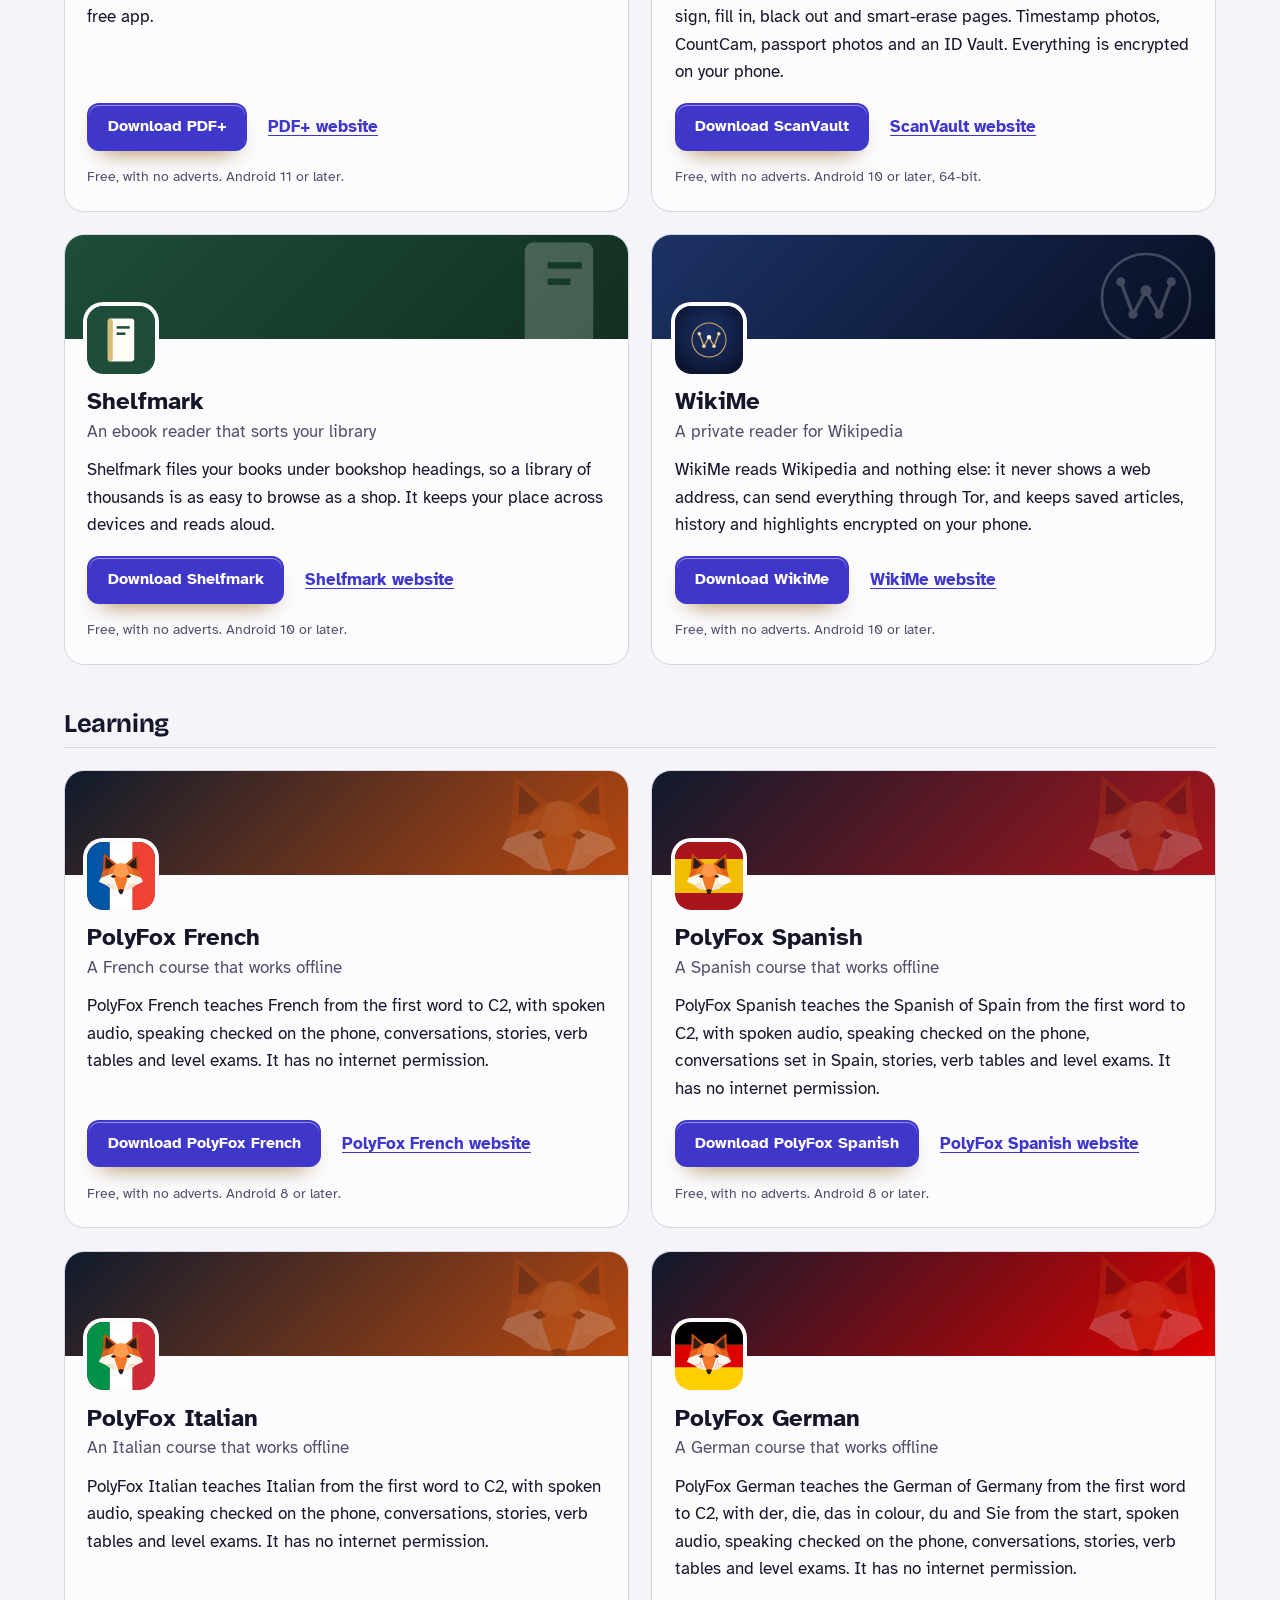
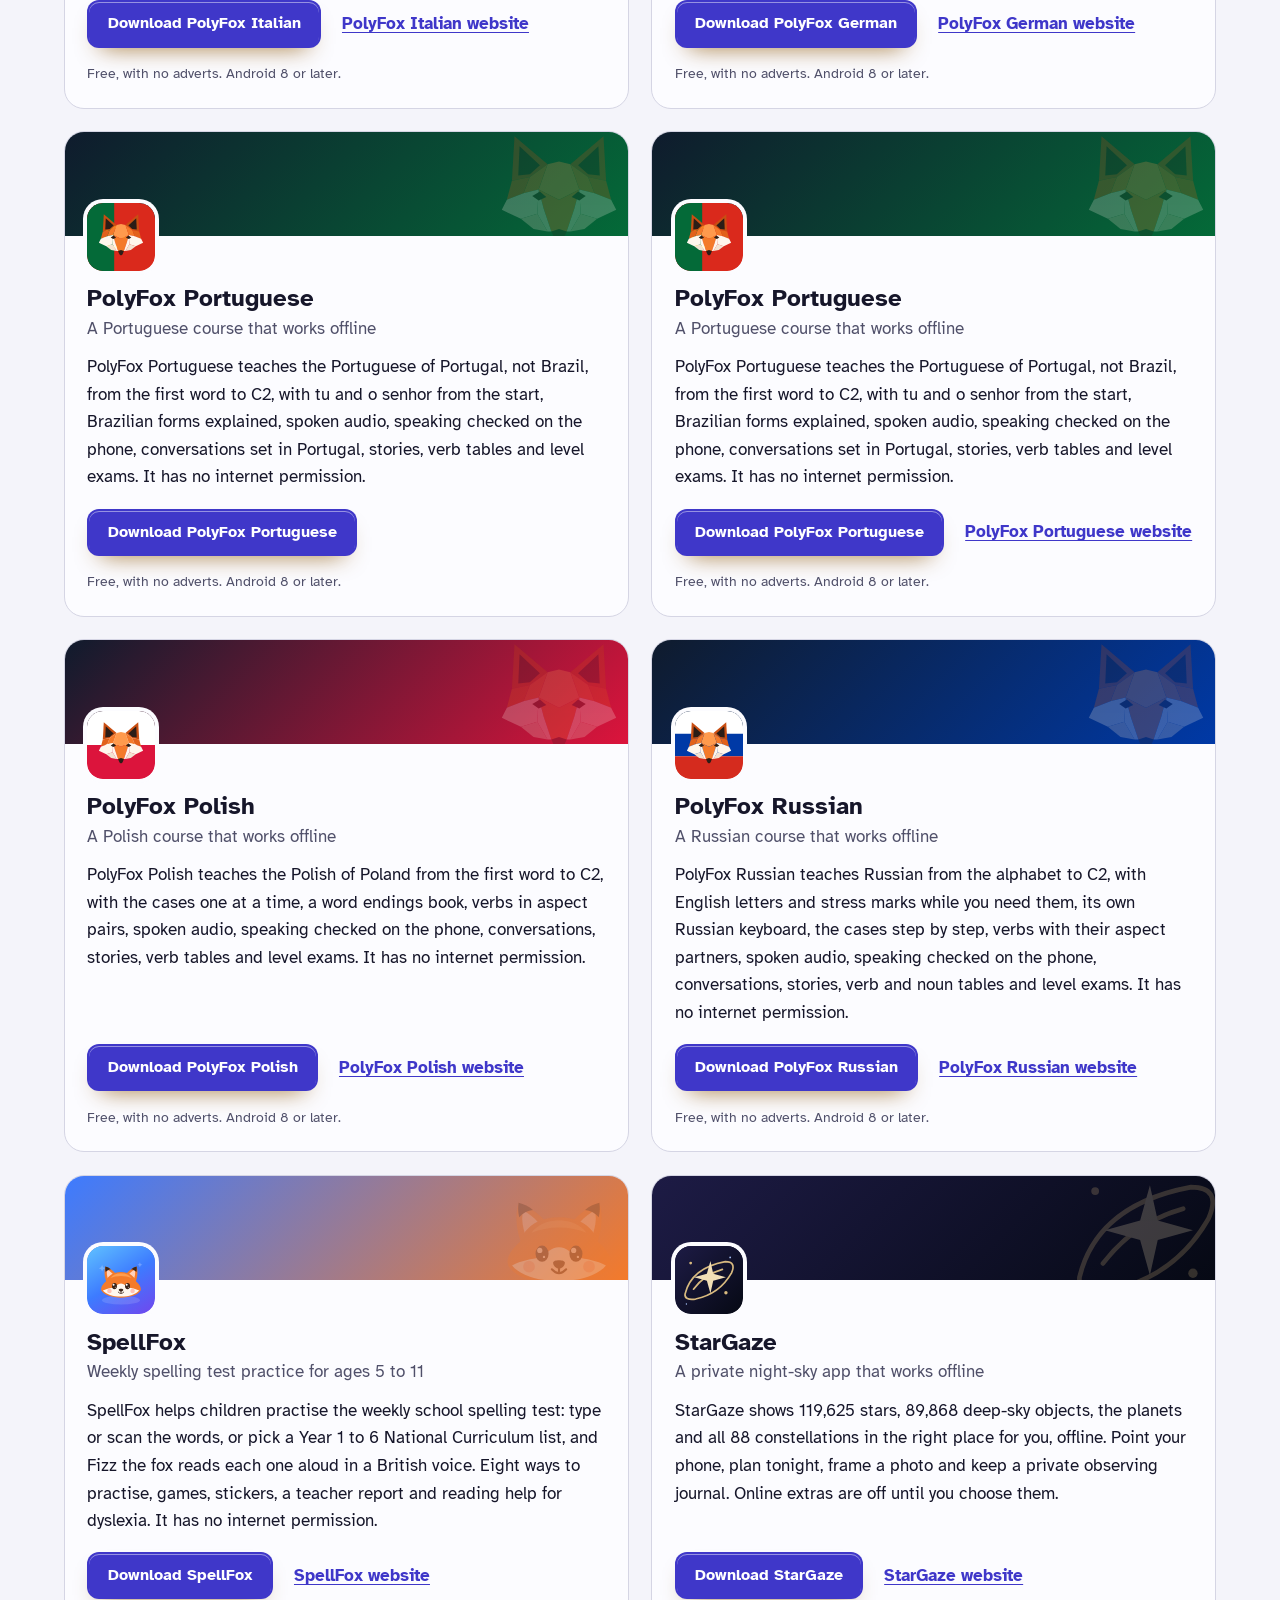
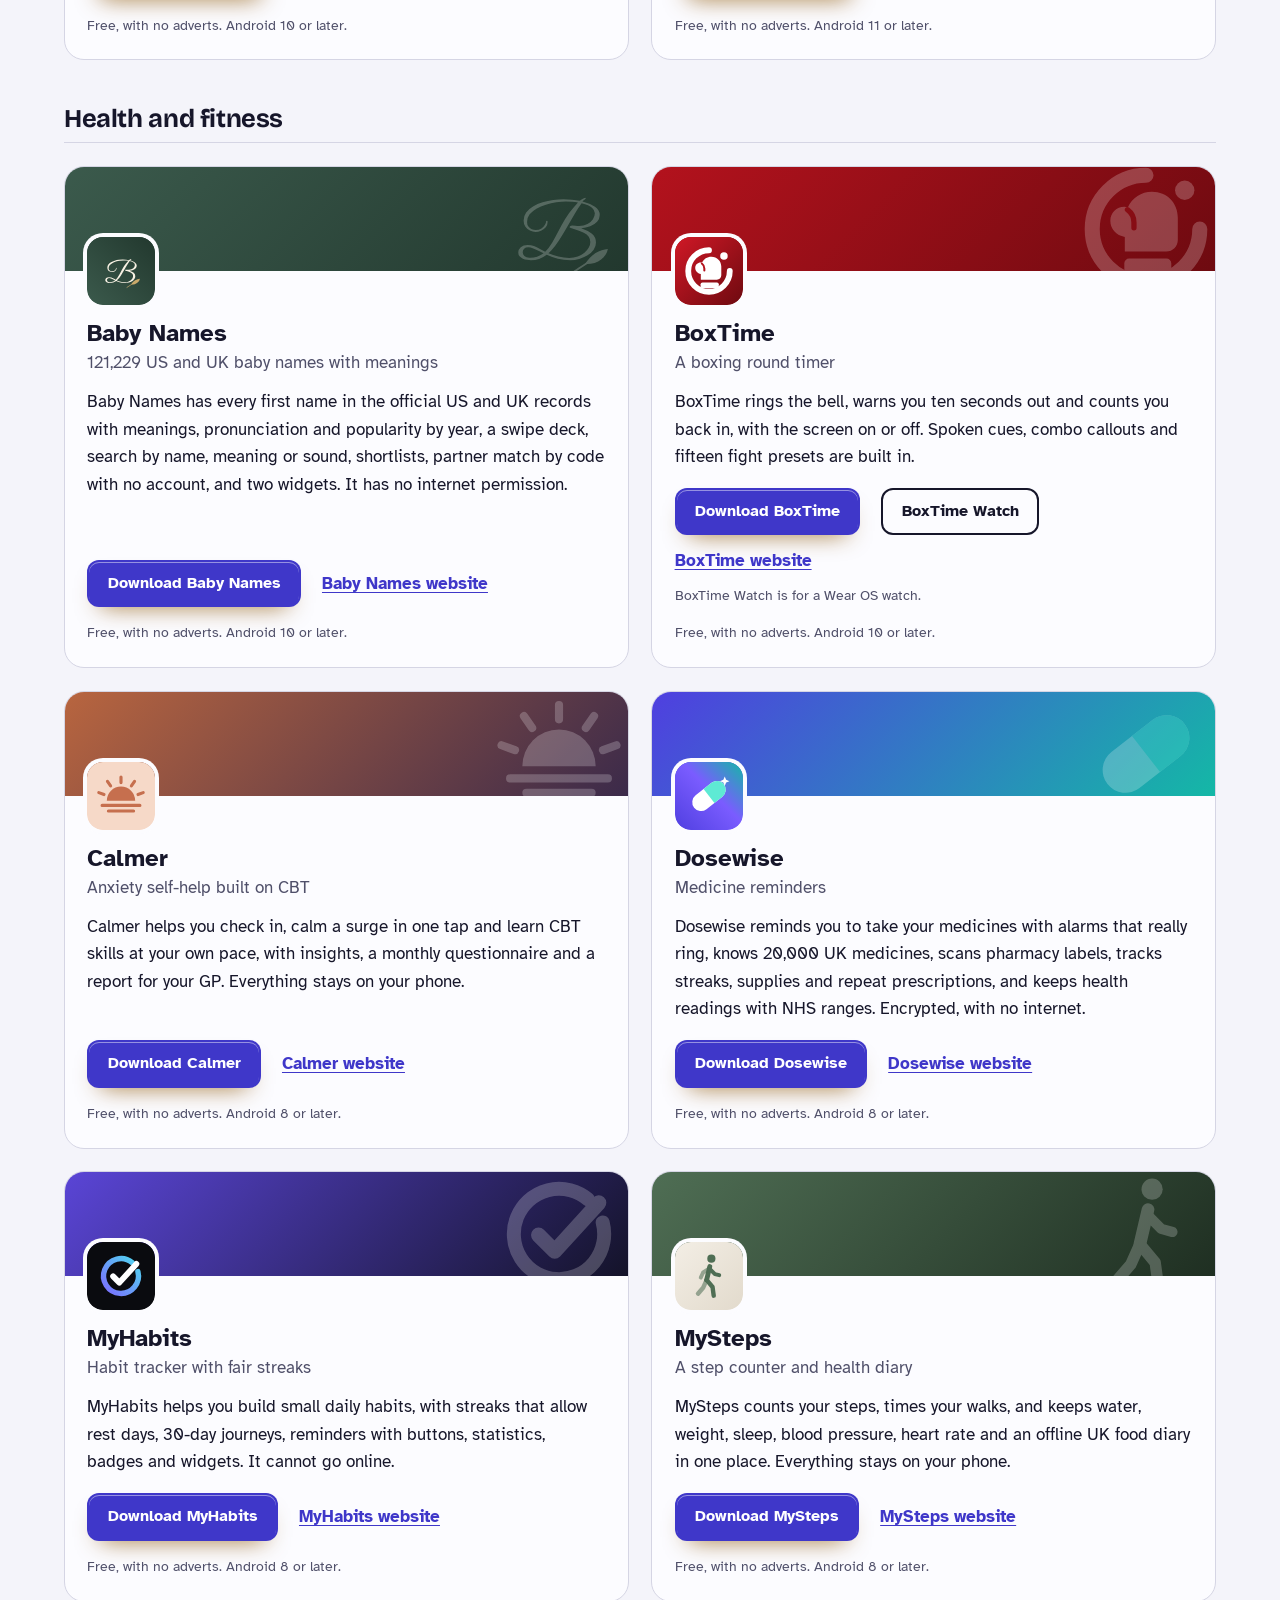
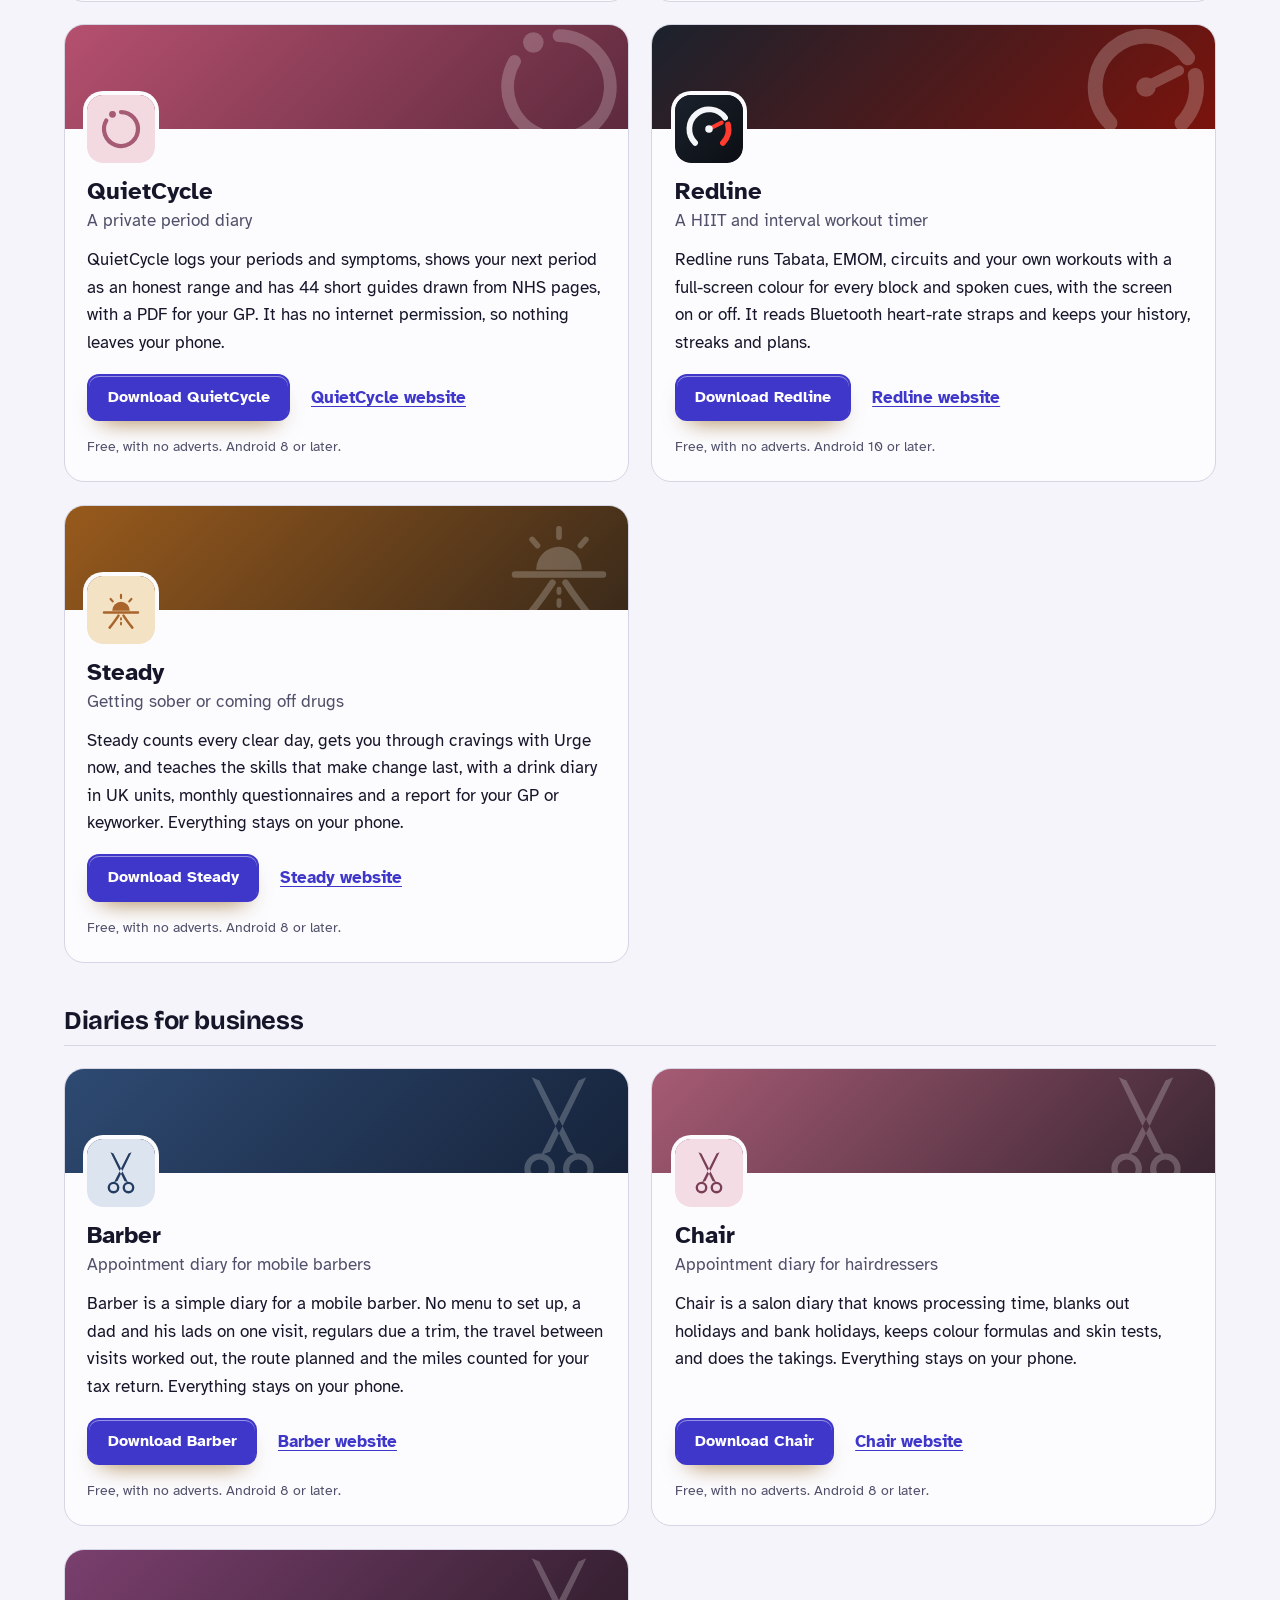
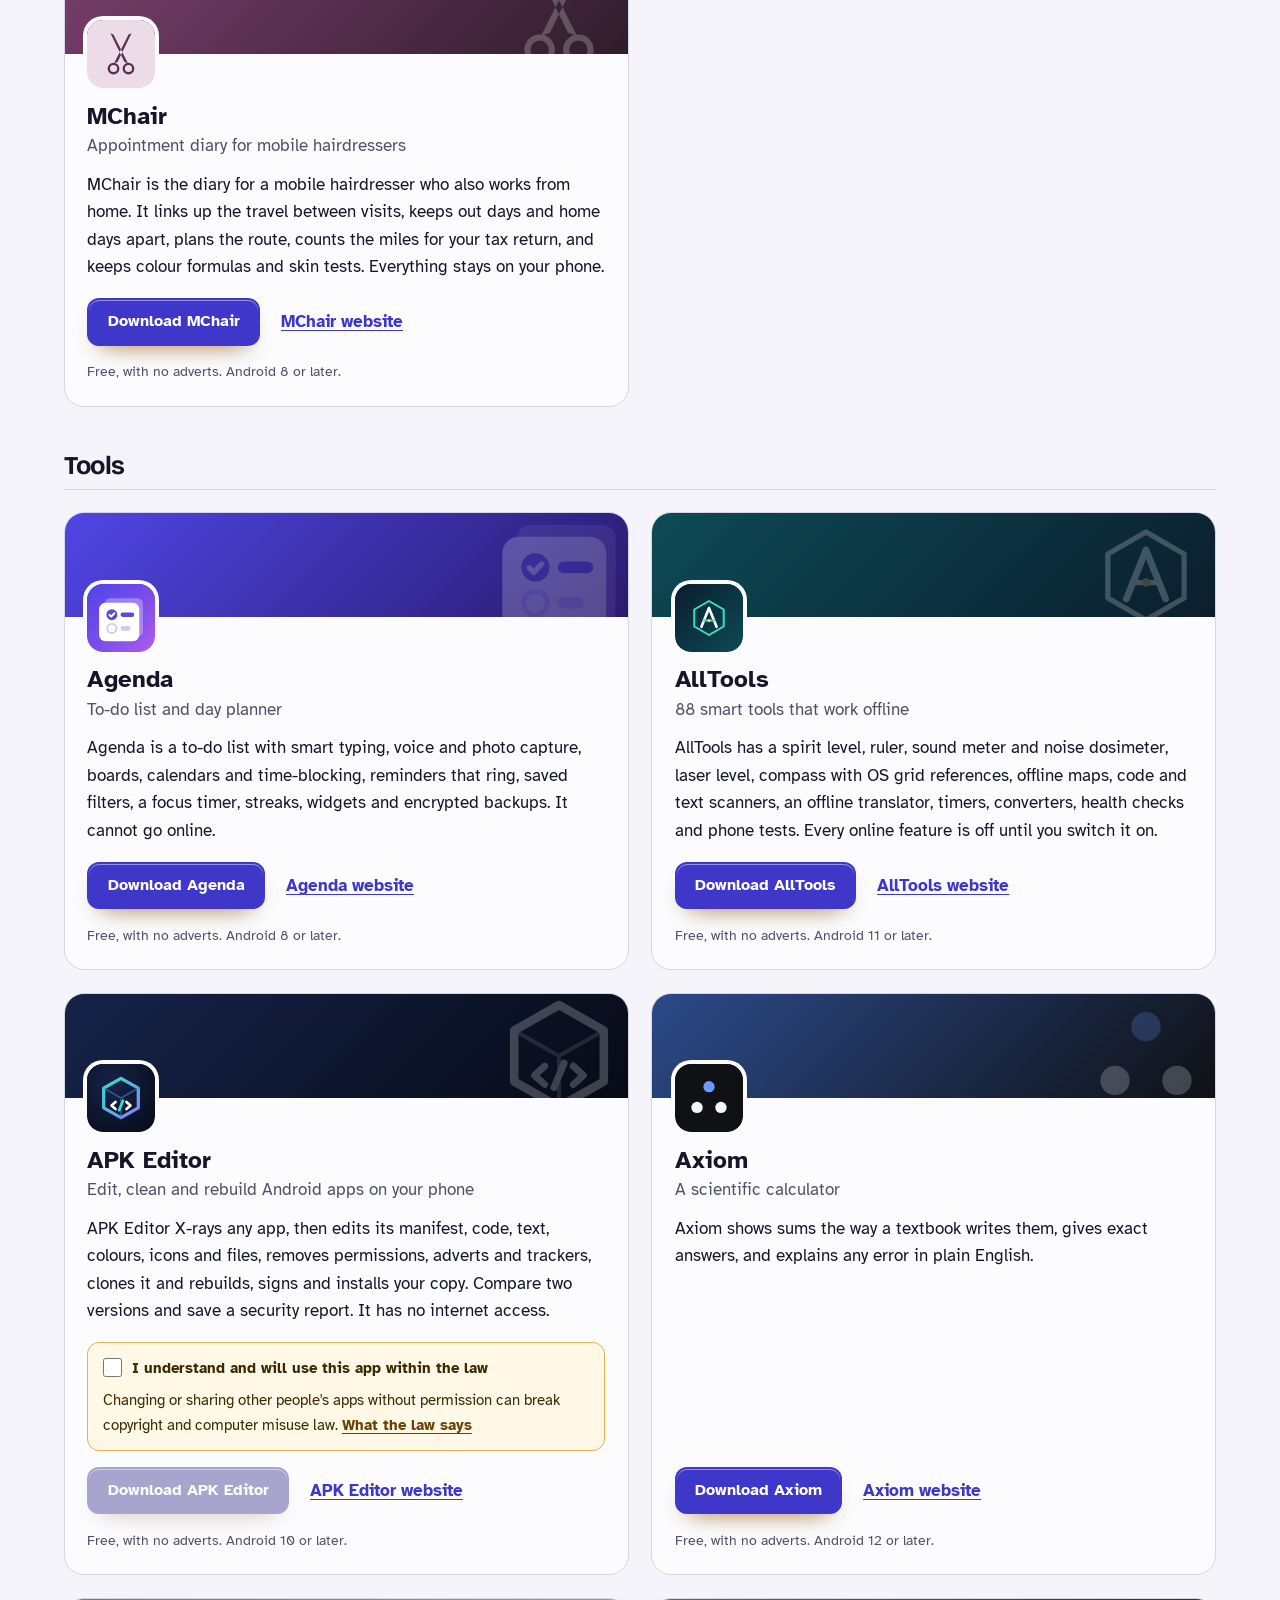
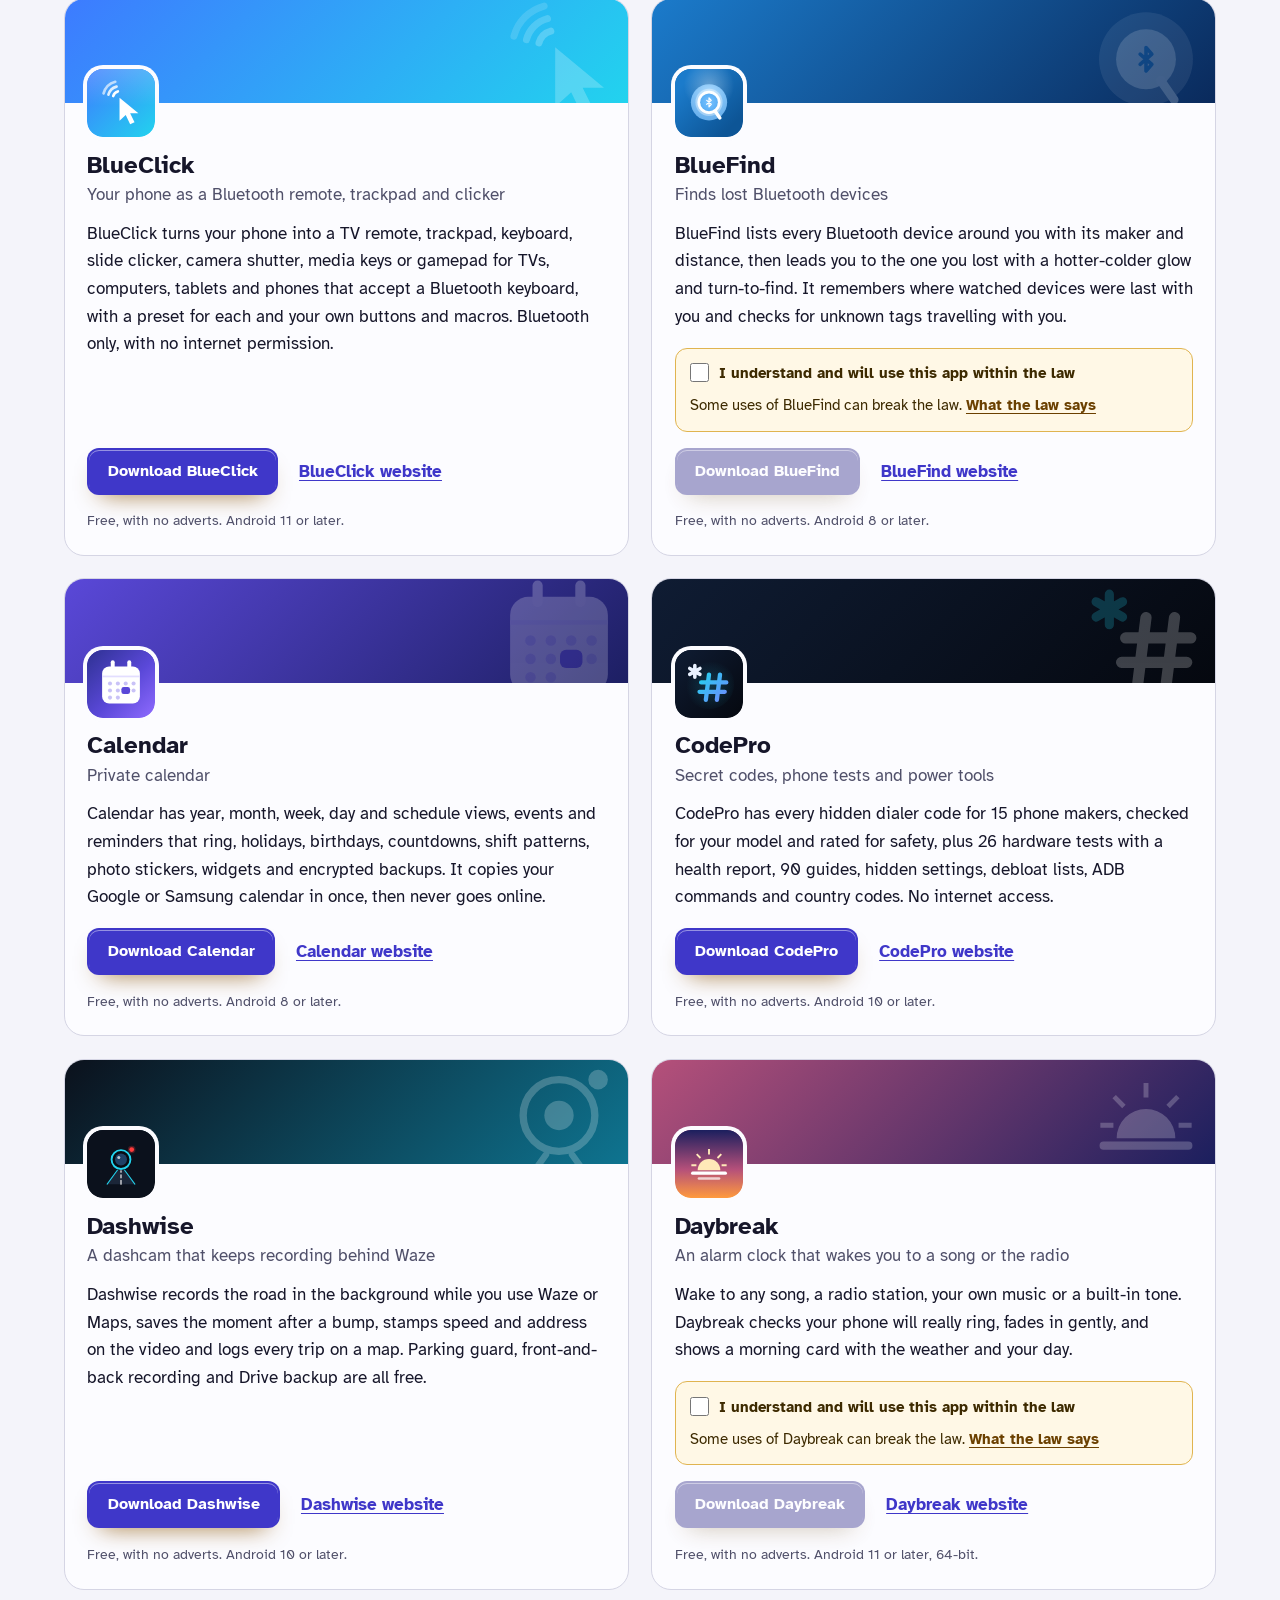
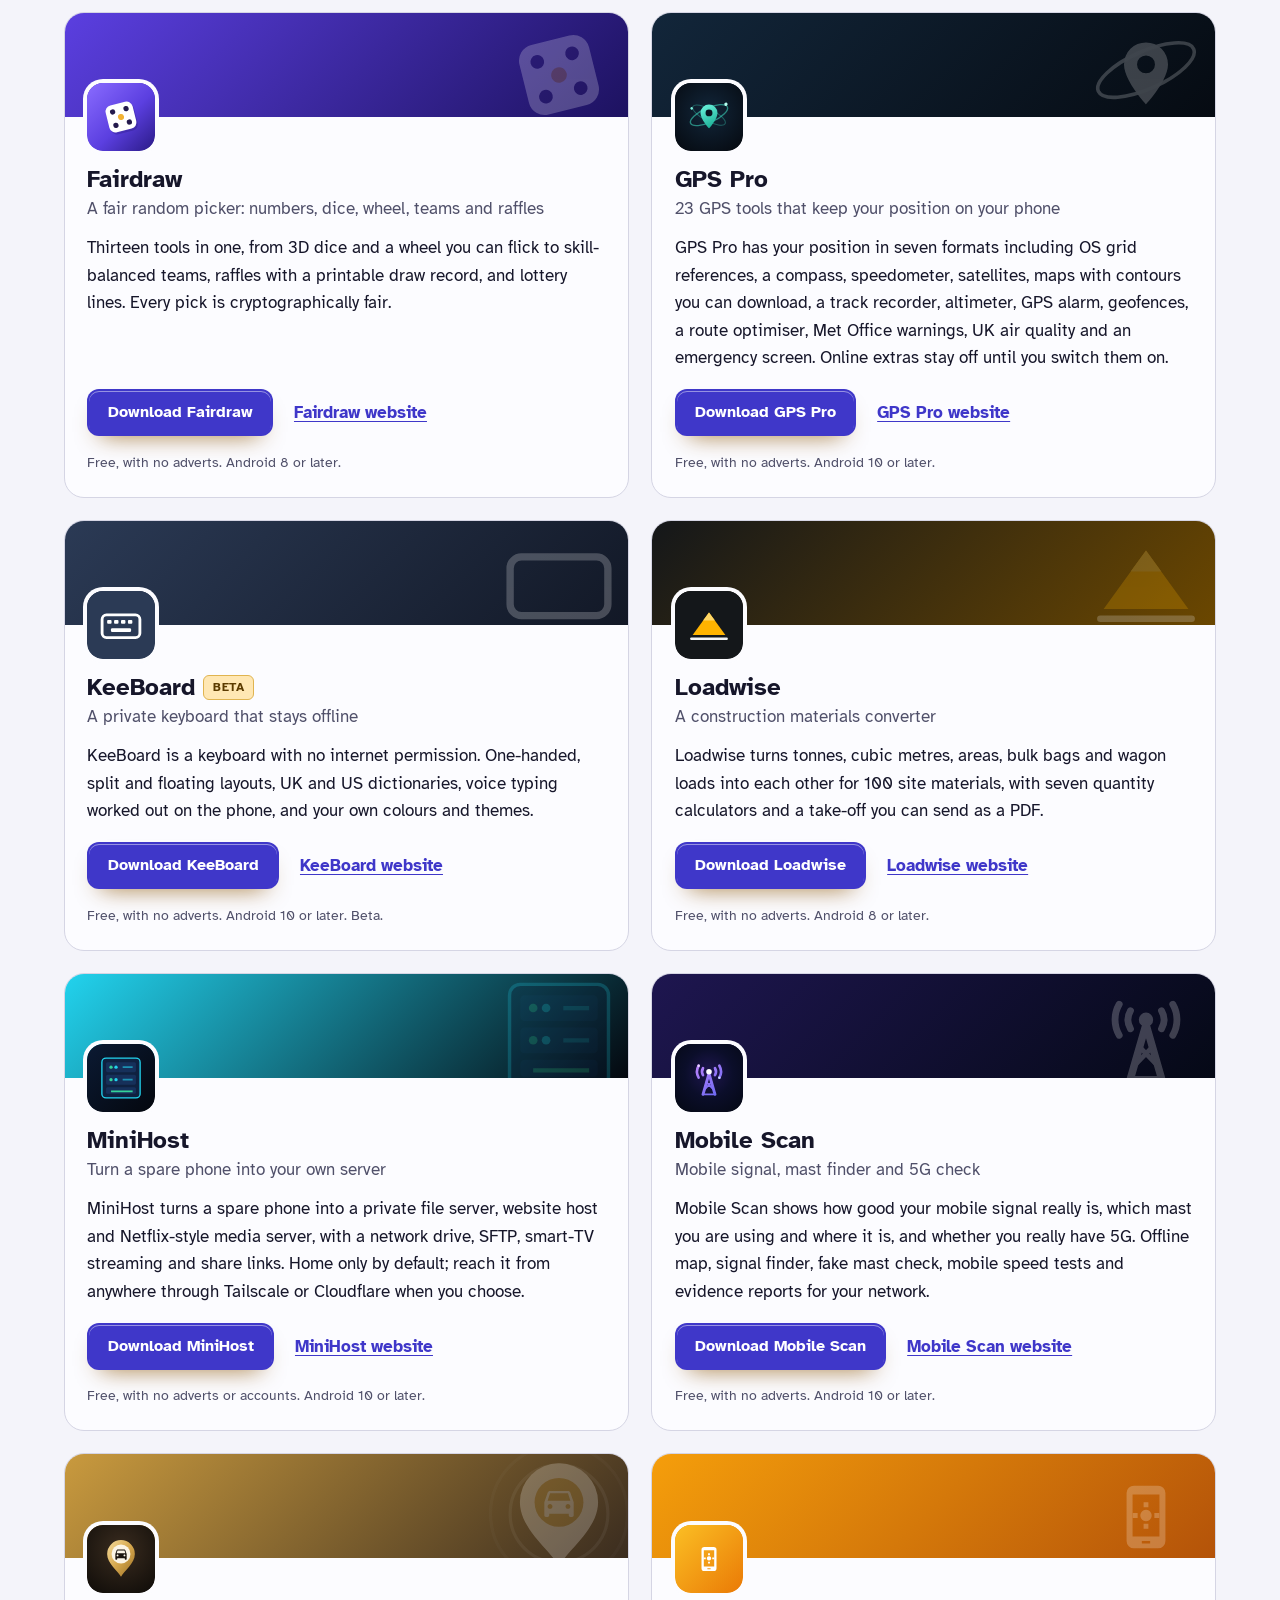
<file: more-apps.html>
<!DOCTYPE html>
<html lang="en-GB">
<head>
<meta charset="utf-8">
<meta name="viewport" content="width=device-width, initial-scale=1">
<title>More free Android apps from the maker of Clearcut</title>
<meta name="description" content="All 99 free Android apps from the maker of Clearcut, in one list by category, each with its download and a link to its website.">
<meta name="author" content="Jonathan Jackson">
<link rel="canonical" href="https://customgpter.github.io/clearcut/more-apps.html">
<meta name="theme-color" content="#f4f4fa" media="(prefers-color-scheme: light)">
<meta name="theme-color" content="#0e0e17" media="(prefers-color-scheme: dark)">
<meta property="og:type" content="website">
<meta property="og:site_name" content="Clearcut">
<meta property="og:title" content="More free Android apps from the maker of Clearcut">
<meta property="og:description" content="All 99 free Android apps from the maker of Clearcut, in one list by category, each with its download and a link to its website.">
<meta property="og:url" content="https://customgpter.github.io/clearcut/more-apps.html">
<meta property="og:image" content="https://customgpter.github.io/clearcut/assets/og.png">
<meta property="og:image:width" content="1200">
<meta property="og:image:height" content="630">
<meta property="og:image:alt" content="Clearcut&#x27;s studio with a cut-out pot plant on a blue gradient background">
<meta property="og:locale" content="en_GB">
<meta name="twitter:card" content="summary_large_image">
<link rel="icon" href="./assets/favicon.svg" type="image/svg+xml">
<link rel="apple-touch-icon" href="./assets/apple-touch-icon.png">
<link rel="preload" href="./assets/fonts/bricolage-grotesque-latin.woff2" as="font" type="font/woff2" crossorigin>
<link rel="preload" href="./assets/fonts/atkinson-hyperlegible-latin-400-normal.woff2" as="font" type="font/woff2" crossorigin>
<link rel="stylesheet" href="./assets/site.css?v=1">
<link rel="stylesheet" href="./assets/house.css?v=1">
<script type="application/ld+json">{"@context":"https://schema.org","@type":"ItemList","name":"Apps from the maker of Clearcut","url":"https://customgpter.github.io/clearcut/more-apps.html","itemListElement":[{"@type":"ListItem","position":1,"name":"AddTxt","url":"https://customgpter.github.io/addtxt/"},{"@type":"ListItem","position":2,"name":"Backdrop","url":"https://customgpter.github.io/backdrop/"},{"@type":"ListItem","position":3,"name":"CaptionVid","url":"https://customgpter.github.io/captionvid/"},{"@type":"ListItem","position":4,"name":"Clearcut","url":"https://customgpter.github.io/clearcut/"},{"@type":"ListItem","position":5,"name":"Compress","url":"https://customgpter.github.io/compress/"},{"@type":"ListItem","position":6,"name":"Imprint","url":"https://customgpter.github.io/imprint/"},{"@type":"ListItem","position":7,"name":"Lightbox","url":"https://customgpter.github.io/lightbox/"},{"@type":"ListItem","position":8,"name":"Plainshot","url":"https://customgpter.github.io/plainshot/"},{"@type":"ListItem","position":9,"name":"Retag","url":"https://customgpter.github.io/retag/"},{"@type":"ListItem","position":10,"name":"ScrnSht","url":"https://customgpter.github.io/scrnsht/"},{"@type":"ListItem","position":11,"name":"Sortshot","url":"https://customgpter.github.io/sortshot/"},{"@type":"ListItem","position":12,"name":"Airwave","url":"https://customgpter.github.io/airwave/"},{"@type":"ListItem","position":13,"name":"Earshot","url":"https://customgpter.github.io/earshot/"},{"@type":"ListItem","position":14,"name":"Spoken","url":"https://customgpter.github.io/spoken/"},{"@type":"ListItem","position":15,"name":"Undertone","url":"https://customgpter.github.io/undertone/"},{"@type":"ListItem","position":16,"name":"PDF+","url":"https://customgpter.github.io/pdfplus/"},{"@type":"ListItem","position":17,"name":"ScanVault","url":"https://customgpter.github.io/scanvault/"},{"@type":"ListItem","position":18,"name":"Shelfmark","url":"https://customgpter.github.io/shelfmark/"},{"@type":"ListItem","position":19,"name":"WikiMe","url":"https://customgpter.github.io/wikime/"},{"@type":"ListItem","position":20,"name":"PolyFox French","url":"https://customgpter.github.io/polyfox/"},{"@type":"ListItem","position":21,"name":"PolyFox German","url":"https://customgpter.github.io/polyfox-german/"},{"@type":"ListItem","position":22,"name":"PolyFox Portuguese","url":"https://customgpter.github.io/polyfox-portuguese/"},{"@type":"ListItem","position":23,"name":"PolyFox Polish","url":"https://customgpter.github.io/polyfox-polish/"},{"@type":"ListItem","position":24,"name":"PolyFox Russian","url":"https://customgpter.github.io/polyfox-russian/"},{"@type":"ListItem","position":25,"name":"SpellFox","url":"https://customgpter.github.io/spellfox/"},{"@type":"ListItem","position":26,"name":"StarGaze","url":"https://customgpter.github.io/stargaze/"},{"@type":"ListItem","position":27,"name":"Baby Names","url":"https://customgpter.github.io/babynames/"},{"@type":"ListItem","position":28,"name":"BoxTime","url":"https://customgpter.github.io/boxtime/"},{"@type":"ListItem","position":29,"name":"Calmer","url":"https://customgpter.github.io/calmer/"},{"@type":"ListItem","position":30,"name":"Dosewise","url":"https://customgpter.github.io/dosewise/"},{"@type":"ListItem","position":31,"name":"MyHabits","url":"https://customgpter.github.io/myhabits/"},{"@type":"ListItem","position":32,"name":"MySteps","url":"https://customgpter.github.io/mysteps/"},{"@type":"ListItem","position":33,"name":"QuietCycle","url":"https://customgpter.github.io/quietcycle/"},{"@type":"ListItem","position":34,"name":"Redline","url":"https://customgpter.github.io/redline/"},{"@type":"ListItem","position":35,"name":"Steady","url":"https://customgpter.github.io/steady/"},{"@type":"ListItem","position":36,"name":"Barber","url":"https://customgpter.github.io/barber/"},{"@type":"ListItem","position":37,"name":"Chair","url":"https://customgpter.github.io/chair/"},{"@type":"ListItem","position":38,"name":"MChair","url":"https://customgpter.github.io/mchair/"},{"@type":"ListItem","position":39,"name":"Agenda","url":"https://customgpter.github.io/agenda/"},{"@type":"ListItem","position":40,"name":"AllTools","url":"https://customgpter.github.io/alltools/"},{"@type":"ListItem","position":41,"name":"APK Editor","url":"https://customgpter.github.io/apkeditor/"},{"@type":"ListItem","position":42,"name":"Axiom","url":"https://customgpter.github.io/axiom/"},{"@type":"ListItem","position":43,"name":"BlueClick","url":"https://customgpter.github.io/blueclick/"},{"@type":"ListItem","position":44,"name":"BlueFind","url":"https://customgpter.github.io/bluefind/"},{"@type":"ListItem","position":45,"name":"Calendar","url":"https://customgpter.github.io/calendar/"},{"@type":"ListItem","position":46,"name":"CodePro","url":"https://customgpter.github.io/codepro/"},{"@type":"ListItem","position":47,"name":"Dashwise","url":"https://customgpter.github.io/dashwise/"},{"@type":"ListItem","position":48,"name":"Daybreak","url":"https://customgpter.github.io/daybreak/"},{"@type":"ListItem","position":49,"name":"Fairdraw","url":"https://customgpter.github.io/fairdraw/"},{"@type":"ListItem","position":50,"name":"GPS Pro","url":"https://customgpter.github.io/gpspro/"},{"@type":"ListItem","position":51,"name":"KeeBoard","url":"https://customgpter.github.io/keeboard/"},{"@type":"ListItem","position":52,"name":"Loadwise","url":"https://customgpter.github.io/loadwise/"},{"@type":"ListItem","position":53,"name":"MiniHost","url":"https://customgpter.github.io/minihost/"},{"@type":"ListItem","position":54,"name":"Mobile Scan","url":"https://customgpter.github.io/mobilescan/"},{"@type":"ListItem","position":55,"name":"Parkwise","url":"https://customgpter.github.io/parkwise/"},{"@type":"ListItem","position":56,"name":"Pocketmind","url":"https://customgpter.github.io/pocketmind/"},{"@type":"ListItem","position":57,"name":"Refine","url":"https://customgpter.github.io/refine/"},{"@type":"ListItem","position":58,"name":"Shiftwise","url":"https://customgpter.github.io/shiftwise/"},{"@type":"ListItem","position":59,"name":"SimpleCalc","url":"https://customgpter.github.io/simplecalc/"},{"@type":"ListItem","position":60,"name":"Skyline","url":"https://customgpter.github.io/skyline/"},{"@type":"ListItem","position":61,"name":"Slipway","url":"https://customgpter.github.io/slipway/"},{"@type":"ListItem","position":62,"name":"Tagger","url":"https://customgpter.github.io/tagger/"},{"@type":"ListItem","position":63,"name":"TotalClean","url":"https://customgpter.github.io/totalclean/"},{"@type":"ListItem","position":64,"name":"TVLink","url":"https://customgpter.github.io/tvlink/"},{"@type":"ListItem","position":65,"name":"Unbox","url":"https://customgpter.github.io/unbox/"},{"@type":"ListItem","position":66,"name":"WhatsKeep","url":"https://customgpter.github.io/whatskeep/"},{"@type":"ListItem","position":67,"name":"WiFi Scan","url":"https://customgpter.github.io/wifiscan/"},{"@type":"ListItem","position":68,"name":"Auditly","url":"https://customgpter.github.io/auditly/"},{"@type":"ListItem","position":69,"name":"Backchannel","url":"https://customgpter.github.io/backchannel/"},{"@type":"ListItem","position":70,"name":"ENotes","url":"https://customgpter.github.io/enotes/"},{"@type":"ListItem","position":71,"name":"FindMe","url":"https://customgpter.github.io/findme/"},{"@type":"ListItem","position":72,"name":"iLock","url":"https://customgpter.github.io/ilock/"},{"@type":"ListItem","position":73,"name":"ImSafe","url":"https://customgpter.github.io/imsafe/"},{"@type":"ListItem","position":74,"name":"IShred","url":"https://customgpter.github.io/ishred/"},{"@type":"ListItem","position":75,"name":"LockBox","url":"https://customgpter.github.io/lockbox/"},{"@type":"ListItem","position":76,"name":"PassVault","url":"https://customgpter.github.io/passvault/"},{"@type":"ListItem","position":77,"name":"SpyFind","url":"https://customgpter.github.io/spyfind/"},{"@type":"ListItem","position":78,"name":"TextWipe","url":"https://customgpter.github.io/textwipe/"},{"@type":"ListItem","position":79,"name":"Tracewire","url":"https://customgpter.github.io/tracewire/"},{"@type":"ListItem","position":80,"name":"Vigil","url":"https://customgpter.github.io/vigil/"},{"@type":"ListItem","position":81,"name":"Grab","url":"https://customgpter.github.io/grab/"},{"@type":"ListItem","position":82,"name":"Swarm","url":"https://customgpter.github.io/swarm/"},{"@type":"ListItem","position":83,"name":"Plane Games","url":"https://customgpter.github.io/plane-games/"},{"@type":"ListItem","position":84,"name":"Ninefold","url":"https://customgpter.github.io/ninefold/"},{"@type":"ListItem","position":85,"name":"Cubewise","url":"https://customgpter.github.io/cubewise/"},{"@type":"ListItem","position":86,"name":"Tilewise","url":"https://customgpter.github.io/tilewise/"},{"@type":"ListItem","position":87,"name":"Letterwise","url":"https://customgpter.github.io/letterwise/"},{"@type":"ListItem","position":88,"name":"Kingside","url":"https://customgpter.github.io/kingside/"},{"@type":"ListItem","position":89,"name":"Deckhand","url":"https://customgpter.github.io/deckhand/"},{"@type":"ListItem","position":90,"name":"SNESForge","url":"https://customgpter.github.io/snesforge/"},{"@type":"ListItem","position":91,"name":"Fame Boy","url":"https://customgpter.github.io/fameboy/"},{"@type":"ListItem","position":92,"name":"PSPPro","url":"https://customgpter.github.io/psppro/"},{"@type":"ListItem","position":93,"name":"MegaGen","url":"https://customgpter.github.io/megagen/"},{"@type":"ListItem","position":94,"name":"QVR","url":"https://customgpter.github.io/qvr/"},{"@type":"ListItem","position":95,"name":"QVR Watch","url":"https://customgpter.github.io/qvr-watch/"},{"@type":"ListItem","position":96,"name":"QVRLite","url":"https://customgpter.github.io/qvrlite/"},{"@type":"ListItem","position":97,"name":"Onionz","url":"https://customgpter.github.io/onionz/"},{"@type":"ListItem","position":98,"name":"OnionzWeb","url":"https://customgpter.github.io/onionzweb/"}]}</script>
<link rel="stylesheet" href="./assets/apps-list.css?v=1">
<script src="./assets/apps-list.js?v=1" defer></script>
</head>
<body>
<a class="skip" href="#main">Skip to content</a>
<header class="masthead">
<div class="wrap">
<a class="brand" href="./" aria-label="Clearcut home"><svg viewBox="0 0 108 108" aria-hidden="true"><defs><linearGradient id="mapp-cc" x1="0" y1="0" x2="1" y2="1"><stop offset="0" stop-color="#5b50f0"/><stop offset="1" stop-color="#2a2378"/></linearGradient></defs><rect width="108" height="108" rx="24" fill="url(#mapp-cc)"/><circle cx="54" cy="41" r="10.5" fill="#fff"/><path d="M34 78c0-14.5 8.5-23 20-23s20 8.5 20 23z" fill="#fff"/><path d="M27 41V27h14M67 27h14v14M27 67v14h14M67 81h14V67" fill="none" stroke="#fff" stroke-width="5" stroke-linecap="round" stroke-linejoin="round"/></svg><span>Clearcut</span></a>
<nav aria-label="Main"><ul><li><a href="./#features">Features</a></li><li><a href="./compare.html">Compare</a></li><li><a href="./releases.html">Releases</a></li><li><a class="more-apps" href="./more-apps.html" aria-current="page"><svg class="ico" viewBox="0 0 24 24" aria-hidden="true"><rect x="4" y="4" width="6.5" height="6.5" rx="1.6"/><rect x="13.5" y="4" width="6.5" height="6.5" rx="1.6"/><rect x="4" y="13.5" width="6.5" height="6.5" rx="1.6"/><rect x="13.5" y="13.5" width="6.5" height="6.5" rx="1.6"/></svg>More apps</a></li></ul></nav>
<a class="button small" href="https://github.com/CustomGPTer/clearcut/releases/latest/download/Clearcut.apk"><svg class="ico" viewBox="0 0 24 24" aria-hidden="true"><path d="M12 4v11"/><path d="M7 10.5l5 5 5-5"/><path d="M5 20h14"/></svg>Download</a>
</div>
</header>
<main id="main" class="doc">
<div class="wrap">
<div class="measure">
<h1>More apps</h1>
<p class="lede">Clearcut has siblings. Each is an Android app by the same developer, free, with no adverts and nothing to unlock. Each button downloads the newest app file straight from that app's own page on GitHub.</p>
</div>
<!-- apps:start -->
<nav class="mapps-jump" aria-label="App groups"><ul><li><a href="#apps-photo">Photo and video</a></li><li><a href="#apps-audio">Music and audio</a></li><li><a href="#apps-reading">Reading and documents</a></li><li><a href="#apps-learning">Learning</a></li><li><a href="#apps-health">Health and fitness</a></li><li><a href="#apps-diaries">Diaries for business</a></li><li><a href="#apps-tools">Tools</a></li><li><a href="#apps-security">Security and privacy</a></li><li><a href="#apps-downloads">Downloads</a></li><li><a href="#apps-games">Games</a></li><li><a href="#apps-testing">In beta</a></li></ul></nav>
<div class="mapps-group" role="group" aria-labelledby="apps-photo"><h2 class="mapps-cat" id="apps-photo">Photo and video</h2>
<ul class="mapps"><li class="mapp" style="--b:#0b0c0f;--b2:#3f5208"><div class="mapp-cover" aria-hidden="true"><svg viewBox="0 0 108 108"><path fill="#fff" d="M24 22h60v17H63v49H45V39H24z"/></svg></div><div class="mapp-body"><svg class="mapp-icon" viewBox="0 0 108 108" aria-hidden="true"><rect width="108" height="108" rx="24" fill="#0b0c0f"/><path fill="#d4ff3a" d="M29 58h50a5 5 0 0 1 5 5v8a5 5 0 0 1-5 5H29a5 5 0 0 1-5-5v-8a5 5 0 0 1 5-5z"/><path fill="#fff" d="M33 32h32v9H54v31H44V41H33z"/><path fill="#d4ff3a" d="M72 30h4v28h-4z"/><path fill="#0b0c0f" d="M72 58h4v14h-4z"/></svg><h3>AddTxt</h3><p class="mapp-kind">Puts text on photos</p><p class="mapp-say">AddTxt adds text to photos with 1,939 fonts, ready-made styles, layers, shapes, stickers and a pen. Style single words, run text along any line, and put the same title block on a batch of photos.</p><p class="mapp-go"><a class="button" href="https://github.com/CustomGPTer/addtxt/releases/latest/download/AddTxt.apk">Download AddTxt</a><a class="mapp-site" href="https://customgpter.github.io/addtxt/">AddTxt website</a></p><p class="mapp-needs">Free, with no adverts. Android 11 or later.</p></div></li>
<li class="mapp" style="--b:#5a48d6;--b2:#1a1c55"><div class="mapp-cover" aria-hidden="true"><svg viewBox="0 0 108 108"><g transform="translate(54 58) scale(1.3) translate(-54 -58)"><rect x="38" y="30" width="32" height="52" rx="6" fill="#fff" fill-opacity=".3" transform="rotate(-16 54 58)"/><rect x="38" y="30" width="32" height="52" rx="6" fill="#fff" fill-opacity=".6" transform="rotate(-6 54 58)"/><g transform="rotate(6 54 58)"><rect x="38" y="30" width="32" height="52" rx="6" fill="#fff"/><path d="M41 68l9-11 6 7 4-4 7 8v8a4 4 0 0 1-4 4H45a4 4 0 0 1-4-4z" fill="#4d45c9"/><circle cx="60" cy="44" r="4.5" fill="#FFB86B"/></g></g></svg></div><div class="mapp-body"><svg class="mapp-icon" viewBox="0 0 108 108" aria-hidden="true"><defs><linearGradient id="i-backdrop-mapp-cc" x1="0" y1="0" x2="1" y2="1"><stop offset="0" stop-color="#9c8bff"/><stop offset=".55" stop-color="#4d45c9"/><stop offset="1" stop-color="#1a1c55"/></linearGradient></defs><rect width="108" height="108" rx="24" fill="url(#i-backdrop-mapp-cc)"/><g transform="translate(54 58) scale(1.3) translate(-54 -58)"><rect x="38" y="30" width="32" height="52" rx="6" fill="#fff" fill-opacity=".3" transform="rotate(-16 54 58)"/><rect x="38" y="30" width="32" height="52" rx="6" fill="#fff" fill-opacity=".6" transform="rotate(-6 54 58)"/><g transform="rotate(6 54 58)"><rect x="38" y="30" width="32" height="52" rx="6" fill="#fff"/><path d="M41 68l9-11 6 7 4-4 7 8v8a4 4 0 0 1-4 4H45a4 4 0 0 1-4-4z" fill="#4d45c9"/><circle cx="60" cy="44" r="4.5" fill="#FFB86B"/></g></g></svg><h3>Backdrop</h3><p class="mapp-kind">A private wallpaper changer</p><p class="mapp-say">Choose 1 to 25 of your own photos and a new one fades in every time you unlock. Frame each one as you add it, switch to Safe Mode in one tap, and nothing ever leaves your phone: it has no internet access at all.</p><p class="mapp-go"><a class="button" href="https://github.com/CustomGPTer/backdrop/releases/latest/download/Backdrop.apk">Download Backdrop</a><a class="mapp-site" href="https://customgpter.github.io/backdrop/">Backdrop website</a></p><p class="mapp-needs">Free, with no adverts. Android 8 or later.</p></div></li><li class="mapp" style="--b:#ff6a4d;--b2:#1a1020"><div class="mapp-cover" aria-hidden="true"><svg viewBox="0 0 108 108"><g transform="translate(54 54) scale(1.3) translate(-54 -54)"><path d="M38,34 h32 a8,8 0 0 1 8,8 v24 a8,8 0 0 1 -8,8 h-32 a8,8 0 0 1 -8,-8 v-24 a8,8 0 0 1 8,-8 z" fill="none" stroke="#fff" stroke-width="4"/><path d="M49,42 L61,49 L49,56 Z" fill="#fff"/><path d="M39,61 h14 a2.5,2.5 0 0 1 0,5 h-14 a2.5,2.5 0 0 1 0,-5 z" fill="#fff"/><path d="M57,61 h12 a2.5,2.5 0 0 1 0,5 h-12 a2.5,2.5 0 0 1 0,-5 z" fill="#ffffff"/></g></svg></div><div class="mapp-body"><svg class="mapp-icon" viewBox="0 0 108 108" aria-hidden="true"><defs><linearGradient id="i-captionvid-cvbg" x1="0" y1="0" x2="1" y2="1"><stop offset="0" stop-color="#ff4d6d"/><stop offset=".55" stop-color="#ff7a45"/><stop offset="1" stop-color="#ffb547"/></linearGradient></defs><rect width="108" height="108" rx="24" fill="url(#i-captionvid-cvbg)"/><g transform="translate(54 54) scale(1.3) translate(-54 -54)"><path d="M38,34 h32 a8,8 0 0 1 8,8 v24 a8,8 0 0 1 -8,8 h-32 a8,8 0 0 1 -8,-8 v-24 a8,8 0 0 1 8,-8 z" fill="none" stroke="#fff" stroke-width="4"/><path d="M49,42 L61,49 L49,56 Z" fill="#fff"/><path d="M39,61 h14 a2.5,2.5 0 0 1 0,5 h-14 a2.5,2.5 0 0 1 0,-5 z" fill="#fff"/><path d="M57,61 h12 a2.5,2.5 0 0 1 0,5 h-12 a2.5,2.5 0 0 1 0,-5 z" fill="#1a1020"/></g></svg><h3>CaptionVid</h3><p class="mapp-kind">Auto captions for your videos, made on your phone</p><p class="mapp-say">CaptionVid writes word-by-word captions for your videos in the background, with 45 animated looks, 171 fonts, silence cutting, translation and subtitle files. Speech recognition runs on the phone: no upload, no account.</p><p class="mapp-go"><a class="button" href="https://github.com/CustomGPTer/captionvid/releases/latest/download/CaptionVid.apk">Download CaptionVid</a><a class="mapp-site" href="https://customgpter.github.io/captionvid/">CaptionVid website</a></p><p class="mapp-needs">Free, with no adverts or watermark. Android 10 or later.</p></div></li>
<li class="mapp" style="--b:#5b50f0;--b2:#2a2378"><div class="mapp-cover" aria-hidden="true"><svg viewBox="0 0 108 108"><circle cx="54" cy="41" r="10.5" fill="#fff"/><path d="M34 78c0-14.5 8.5-23 20-23s20 8.5 20 23z" fill="#fff"/><path d="M27 41V27h14M67 27h14v14M27 67v14h14M67 81h14V67" fill="none" stroke="#fff" stroke-width="5" stroke-linecap="round" stroke-linejoin="round"/></svg></div><div class="mapp-body"><svg class="mapp-icon" viewBox="0 0 108 108" aria-hidden="true"><defs><linearGradient id="i-clearcut-mapp-cc" x1="0" y1="0" x2="1" y2="1"><stop offset="0" stop-color="#5b50f0"/><stop offset="1" stop-color="#2a2378"/></linearGradient></defs><rect width="108" height="108" rx="24" fill="url(#i-clearcut-mapp-cc)"/><circle cx="54" cy="41" r="10.5" fill="#fff"/><path d="M34 78c0-14.5 8.5-23 20-23s20 8.5 20 23z" fill="#fff"/><path d="M27 41V27h14M67 27h14v14M27 67v14h14M67 81h14V67" fill="none" stroke="#fff" stroke-width="5" stroke-linecap="round" stroke-linejoin="round"/></svg><h3>Clearcut<span class="mapp-badge here">This app</span></h3><p class="mapp-kind">A background remover that works on your phone</p><p class="mapp-say">One tap cuts the subject out of a photo, and hand tools tidy the rest. Save it see-through, put something new behind it, or make it a WhatsApp sticker. Your photos are never uploaded.</p><p class="mapp-go"><a class="button" href="https://github.com/CustomGPTer/clearcut/releases/latest/download/Clearcut.apk">Download Clearcut</a></p><p class="mapp-needs">Free, with no adverts. Android 10 or later, 64-bit.</p></div></li>
<li class="mapp" style="--b:#12181e;--b2:#0c2a20"><div class="mapp-cover" aria-hidden="true"><svg viewBox="0 0 108 108"><rect width="108" height="108" rx="24" fill="#12181e"/><g transform="translate(54 54) scale(1.3) translate(-54 -54)"><path fill="none" stroke="#e9eef3" stroke-width="4.5" stroke-linejoin="round" d="M41 43h26a5 5 0 0 1 5 5v12a5 5 0 0 1-5 5H41a5 5 0 0 1-5-5V48a5 5 0 0 1 5-5z"/><path fill="#e9eef3" d="M50.5 48.2l9.2 5.3a.6.6 0 0 1 0 1l-9.2 5.3a.6.6 0 0 1-.9-.5V48.7a.6.6 0 0 1 .9-.5z"/><path fill="none" stroke="#3ddc97" stroke-width="5" stroke-linecap="round" stroke-linejoin="round" d="M54 24v12M47.5 30.5 54 37l6.5-6.5M54 84V72M47.5 77.5 54 71l6.5 6.5"/></g></svg></div><div class="mapp-body"><svg class="mapp-icon" viewBox="0 0 108 108" aria-hidden="true"><rect width="108" height="108" rx="24" fill="#12181e"/><g transform="translate(54 54) scale(1.3) translate(-54 -54)"><path fill="none" stroke="#e9eef3" stroke-width="4.5" stroke-linejoin="round" d="M41 43h26a5 5 0 0 1 5 5v12a5 5 0 0 1-5 5H41a5 5 0 0 1-5-5V48a5 5 0 0 1 5-5z"/><path fill="#e9eef3" d="M50.5 48.2l9.2 5.3a.6.6 0 0 1 0 1l-9.2 5.3a.6.6 0 0 1-.9-.5V48.7a.6.6 0 0 1 .9-.5z"/><path fill="none" stroke="#3ddc97" stroke-width="5" stroke-linecap="round" stroke-linejoin="round" d="M54 24v12M47.5 30.5 54 37l6.5-6.5M54 84V72M47.5 77.5 54 71l6.5 6.5"/></g></svg><h3>Compress</h3><p class="mapp-kind">A video compressor</p><p class="mapp-say">Compress makes the videos on your phone smaller without a difference you can see, at the full picture size, and carries on with the screen off.</p><p class="mapp-go"><a class="button" href="https://github.com/CustomGPTer/compress/releases/latest/download/Compress.apk">Download Compress</a><a class="mapp-site" href="https://customgpter.github.io/compress/">Compress website</a></p><p class="mapp-needs">Free, with no adverts. Android 10 or later, 64-bit.</p></div></li>
<li class="mapp" style="--b:#2a3050;--b2:#0e1220"><div class="mapp-cover" aria-hidden="true"><svg viewBox="0 0 108 108"><g transform="translate(54 54) scale(1.32) translate(-54 -54)"><path d="M31.5 41.500A25 25 0 0 1 76.500 41.500" fill="none" stroke="#fff" stroke-width="4.5" stroke-linecap="round"/><path d="M76.500 66.500A25 25 0 0 1 31.500 66.500" fill="none" stroke="#fff" stroke-width="4.5" stroke-linecap="round"/><path fill="#fff" d="M24 47h60a3 3 0 0 1 3 3v8a3 3 0 0 1-3 3H24a3 3 0 0 1-3-3v-8a3 3 0 0 1 3-3z"/></g></svg></div><div class="mapp-body"><svg class="mapp-icon" viewBox="0 0 108 108" aria-hidden="true"><rect width="108" height="108" rx="24" fill="#0e1220"/><g transform="translate(54 54) scale(1.32) translate(-54 -54)"><path d="M31.5 41.500A25 25 0 0 1 76.500 41.500" fill="none" stroke="#f2553d" stroke-width="4.5" stroke-linecap="round"/><path d="M76.500 66.500A25 25 0 0 1 31.500 66.500" fill="none" stroke="#f2553d" stroke-width="4.5" stroke-linecap="round"/><path fill="#f6f2ea" d="M24 47h60a3 3 0 0 1 3 3v8a3 3 0 0 1-3 3H24a3 3 0 0 1-3-3v-8a3 3 0 0 1 3-3z"/><path fill="#0e1220" d="M30 51.500h4v5h-4zM38 51.500h14v5H38zM56 51.500h8v5h-8zM68 51.500h10v5H68z"/></g></svg><h3>Imprint</h3><p class="mapp-kind">A watermark app for photos, PDFs and videos</p><p class="mapp-say">Imprint puts your watermark on photos, PDFs and videos. 120 designs to start from, 1,824 typefaces, batches, presets and a backup file.</p><p class="mapp-go"><a class="button" href="https://github.com/CustomGPTer/imprint/releases/latest/download/Imprint.apk">Download Imprint</a><a class="mapp-site" href="https://customgpter.github.io/imprint/">Imprint website</a></p><p class="mapp-needs">Free, with no adverts. Android 11 or later.</p></div></li>
<li class="mapp" style="--b:#5a4520;--b2:#15171c"><div class="mapp-cover" aria-hidden="true"><svg viewBox="0 0 108 108"><path fill="#ffc45c" fill-opacity=".2" d="M32 25h14a7 7 0 0 1 7 7v44a7 7 0 0 1-7 7H32a7 7 0 0 1-7-7V32a7 7 0 0 1 7-7z"/><path fill="#ffc45c" d="M34 29h12a5 5 0 0 1 5 5v40a5 5 0 0 1-5 5H34a5 5 0 0 1-5-5V34a5 5 0 0 1 5-5z"/><path fill="#b8893a" d="M62 29h12a5 5 0 0 1 5 5v12a5 5 0 0 1-5 5H62a5 5 0 0 1-5-5V34a5 5 0 0 1 5-5z"/><path fill="#6e5425" d="M62 57h12a5 5 0 0 1 5 5v12a5 5 0 0 1-5 5H62a5 5 0 0 1-5-5V62a5 5 0 0 1 5-5z"/></svg></div><div class="mapp-body"><svg class="mapp-icon" viewBox="0 0 108 108" aria-hidden="true"><rect width="108" height="108" rx="24" fill="#15171c"/><path fill="#ffc45c" fill-opacity=".2" d="M32 25h14a7 7 0 0 1 7 7v44a7 7 0 0 1-7 7H32a7 7 0 0 1-7-7V32a7 7 0 0 1 7-7z"/><path fill="#ffc45c" d="M34 29h12a5 5 0 0 1 5 5v40a5 5 0 0 1-5 5H34a5 5 0 0 1-5-5V34a5 5 0 0 1 5-5z"/><path fill="#b8893a" d="M62 29h12a5 5 0 0 1 5 5v12a5 5 0 0 1-5 5H62a5 5 0 0 1-5-5V34a5 5 0 0 1 5-5z"/><path fill="#6e5425" d="M62 57h12a5 5 0 0 1 5 5v12a5 5 0 0 1-5 5H62a5 5 0 0 1-5-5V62a5 5 0 0 1 5-5z"/></svg><h3>Lightbox</h3><p class="mapp-kind">A private gallery for photos and videos</p><p class="mapp-say">Lightbox shows every photo and video on the phone, finds them by what is in them and where they were taken, edits and tidies them, and takes the hidden information out before you share.</p><p class="mapp-go"><a class="button" href="https://github.com/CustomGPTer/lightbox/releases/latest/download/Lightbox.apk">Download Lightbox</a><a class="mapp-site" href="https://customgpter.github.io/lightbox/">Lightbox website</a></p><p class="mapp-needs">Free, with no adverts. Android 13 or later.</p></div></li>
<li class="mapp" style="--b:#15171c;--b2:#0e3b2b"><div class="mapp-cover" aria-hidden="true"><svg viewBox="0 0 64 64"><rect width="64" height="64" rx="14" fill="#15171c"/><path d="M32 9l19 7v15c0 12-8 20.5-19 24-11-3.5-19-12-19-24V16z" fill="#5edfb0"/><circle cx="32" cy="31" r="9.5" fill="#15171c"/><circle cx="32" cy="31" r="5.5" fill="#5edfb0"/><circle cx="34.2" cy="28.8" r="1.6" fill="#15171c"/></svg></div><div class="mapp-body"><svg class="mapp-icon" viewBox="0 0 64 64" aria-hidden="true"><rect width="64" height="64" rx="14" fill="#15171c"/><path d="M32 9l19 7v15c0 12-8 20.5-19 24-11-3.5-19-12-19-24V16z" fill="#5edfb0"/><circle cx="32" cy="31" r="9.5" fill="#15171c"/><circle cx="32" cy="31" r="5.5" fill="#5edfb0"/><circle cx="34.2" cy="28.8" r="1.6" fill="#15171c"/></svg><h3>Plainshot</h3><p class="mapp-kind">Takes hidden information out of photos</p><p class="mapp-say">Plainshot removes where you were, the date and time and which phone you have from each photo as you take it. Tap Shoot, use the phone&#x27;s own camera, and each shot is cleaned a few seconds later.</p><p class="mapp-go"><a class="button" href="https://github.com/CustomGPTer/plainshot/releases/latest/download/Plainshot.apk">Download Plainshot</a><a class="mapp-site" href="https://customgpter.github.io/plainshot/">Plainshot website</a></p><p class="mapp-needs">Free, with no adverts. Android 13 or later.</p></div></li>
<li class="mapp" style="--b:#1565c0;--b2:#0d3f7a"><div class="mapp-cover" aria-hidden="true"><svg viewBox="0 0 108 108"><g transform="translate(54 54) scale(1.22) rotate(-32) translate(-54 -54)"><path fill="#fff" d="M36 38h30a6 6 0 0 1 4.2 1.8l11 11a4.5 4.5 0 0 1 0 6.4l-11 11a6 6 0 0 1-4.2 1.8H36a6 6 0 0 1-6-6V44a6 6 0 0 1 6-6z"/></g></svg></div><div class="mapp-body"><svg class="mapp-icon" viewBox="0 0 108 108" aria-hidden="true"><rect width="108" height="108" rx="24" fill="#1565c0"/><g transform="translate(54 54) scale(1.22) rotate(-32) translate(-54 -54)"><path fill="#fff" d="M36 38h30a6 6 0 0 1 4.2 1.8l11 11a4.5 4.5 0 0 1 0 6.4l-11 11a6 6 0 0 1-4.2 1.8H36a6 6 0 0 1-6-6V44a6 6 0 0 1 6-6z"/><circle cx="70" cy="54" r="3.6" fill="#1565c0"/><path fill="#1565c0" d="M37 47.5h22a1.75 1.75 0 0 1 0 3.5H37a1.75 1.75 0 0 1 0-3.5zM37 57h15a1.75 1.75 0 0 1 0 3.5H37a1.75 1.75 0 0 1 0-3.5z"/></g></svg><h3>Retag</h3><p class="mapp-kind">A photo metadata editor and remover</p><p class="mapp-say">Retag shows the details hidden inside a photo, such as where and when it was taken and on which phone, and lets you change them or take them out before you share.</p><p class="mapp-go"><a class="button" href="https://github.com/CustomGPTer/retag/releases/latest/download/Retag.apk">Download Retag</a><a class="mapp-site" href="https://customgpter.github.io/retag/">Retag website</a></p><p class="mapp-needs">Free, with no adverts. Android 11 or later.</p></div></li>
<li class="mapp" style="--b:#c9961c;--b2:#15171c"><div class="mapp-cover" aria-hidden="true"><svg viewBox="0 0 108 108"><path d="M33,45V38a5,5 0,0 1,5 -5H45 M63,33H70a5,5 0,0 1,5 5V45 M75,63V70a5,5 0,0 1,-5 5H63 M45,75H38a5,5 0,0 1,-5 -5V63" fill="none" stroke="#fff" stroke-width="6" stroke-linecap="round" stroke-linejoin="round"/><circle cx="54" cy="54" r="11" fill="#fff"/></svg></div><div class="mapp-body"><svg class="mapp-icon" viewBox="0 0 108 108" aria-hidden="true"><rect width="108" height="108" rx="24" fill="#15171c"/><path d="M33,45V38a5,5 0,0 1,5 -5H45 M63,33H70a5,5 0,0 1,5 5V45 M75,63V70a5,5 0,0 1,-5 5H63 M45,75H38a5,5 0,0 1,-5 -5V63" fill="none" stroke="#FFC233" stroke-width="6" stroke-linecap="round" stroke-linejoin="round"/><circle cx="54" cy="54" r="11" fill="#FFC233"/><circle cx="54" cy="54" r="5.5" fill="#15171c"/></svg><h3>ScrnSht</h3><p class="mapp-kind">A floating screenshot button</p><p class="mapp-say">Tap the see-through bubble over any app for a clean screenshot, with the status and navigation bars cropped off and saved straight to your gallery. Saved crops, a quick editor with blur, a timer, widgets and a quick-settings tile.</p><p class="mapp-go"><a class="button" href="https://github.com/CustomGPTer/scrnsht/releases/latest/download/ScrnSht.apk">Download ScrnSht</a><a class="mapp-site" href="https://customgpter.github.io/scrnsht/">ScrnSht website</a></p><p class="mapp-needs">Free, with no adverts. Android 13 or later.</p></div></li>
<li class="mapp" style="--b:#15171c;--b2:#4a3708"><div class="mapp-cover" aria-hidden="true"><svg viewBox="0 0 64 64"><rect width="64" height="64" rx="14" fill="#15171c"/><path d="M14 18h13c1.3 0 2.5.6 3.3 1.6L33.2 23H50c2.8 0 5 2.2 5 5v20c0 2.8-2.2 5-5 5H14c-2.8 0-5-2.2-5-5V23c0-2.8 2.2-5 5-5z" fill="#ffc233"/><circle cx="32" cy="38" r="10.5" fill="#15171c"/><circle cx="32" cy="38" r="6.2" fill="#ffc233"/><circle cx="34.4" cy="35.6" r="1.7" fill="#15171c"/></svg></div><div class="mapp-body"><svg class="mapp-icon" viewBox="0 0 64 64" aria-hidden="true"><rect width="64" height="64" rx="14" fill="#15171c"/><path d="M14 18h13c1.3 0 2.5.6 3.3 1.6L33.2 23H50c2.8 0 5 2.2 5 5v20c0 2.8-2.2 5-5 5H14c-2.8 0-5-2.2-5-5V23c0-2.8 2.2-5 5-5z" fill="#ffc233"/><circle cx="32" cy="38" r="10.5" fill="#15171c"/><circle cx="32" cy="38" r="6.2" fill="#ffc233"/><circle cx="34.4" cy="35.6" r="1.7" fill="#15171c"/></svg><h3>Sortshot</h3><p class="mapp-kind">Files camera photos into folders</p><p class="mapp-say">Pick a folder, tap Shoot, and the phone&#x27;s own camera opens. When you close it, what you took is in that folder, not in one long camera roll.</p><p class="mapp-go"><a class="button" href="https://github.com/CustomGPTer/sortshot/releases/latest/download/Sortshot.apk">Download Sortshot</a><a class="mapp-site" href="https://customgpter.github.io/sortshot/">Sortshot website</a></p><p class="mapp-needs">Free, with no adverts. Android 13 or later.</p></div></li></ul></div>
<div class="mapps-group" role="group" aria-labelledby="apps-audio"><h2 class="mapps-cat" id="apps-audio">Music and audio</h2>
<ul class="mapps"><li class="mapp" style="--b:#1a4a80;--b2:#10243f"><div class="mapp-cover" aria-hidden="true"><svg viewBox="0 0 108 108"><g transform="translate(54 54) scale(1.32) translate(-56 -55)"><rect x="29" y="50" width="10" height="18" rx="2.5" fill="#fff"/><rect x="40" y="42" width="10" height="26" rx="2.5" fill="#fff"/><rect x="51" y="34" width="10" height="34" rx="2.5" fill="#fff"/><rect x="62" y="44" width="10" height="24" rx="2.5" fill="#fff"/><rect x="73" y="52" width="10" height="16" rx="2.5" fill="#fff"/><circle cx="56" cy="76" r="4" fill="#fff"/></g></svg></div><div class="mapp-body"><svg class="mapp-icon" viewBox="0 0 108 108" aria-hidden="true"><rect width="108" height="108" rx="24" fill="#10243f"/><g transform="translate(54 54) scale(1.32) translate(-56 -55)"><rect x="29" y="50" width="10" height="18" rx="2.5" fill="#4fc3f7"/><rect x="40" y="42" width="10" height="26" rx="2.5" fill="#81d4fa"/><rect x="51" y="34" width="10" height="34" rx="2.5" fill="#fff"/><rect x="62" y="44" width="10" height="24" rx="2.5" fill="#81d4fa"/><rect x="73" y="52" width="10" height="16" rx="2.5" fill="#4fc3f7"/><circle cx="56" cy="76" r="4" fill="#ff7043"/></g></svg><h3>Airwave</h3><p class="mapp-kind">Live radio and podcasts in one app</p><p class="mapp-say">Airwave plays about 1,900 UK stations, sorted by region and town, and around 50,000 more worldwide. It can pause and rewind live radio, wake you with a station, and plays podcasts too.</p><p class="mapp-go"><a class="button" href="https://github.com/CustomGPTer/airwave/releases/latest/download/Airwave.apk">Download Airwave</a><a class="mapp-site" href="https://customgpter.github.io/airwave/">Airwave website</a></p><p class="mapp-needs">Free, with no adverts. Android 8 or later.</p></div></li>
<li class="mapp" style="--b:#3b2a6e;--b2:#231742"><div class="mapp-cover" aria-hidden="true"><svg viewBox="0 0 108 108"><path fill="#fff" d="M54 30a9 9 0 0 1 9 9v14a9 9 0 0 1-18 0V39a9 9 0 0 1 9-9z"/><path fill="#fff" d="M39 52h4a11 11 0 0 0 22 0h4a15 15 0 0 1-13 14.9V74h7v4H47v-4h7v-7.1A15 15 0 0 1 39 52z"/></svg></div><div class="mapp-body"><svg class="mapp-icon" viewBox="0 0 108 108" aria-hidden="true"><rect width="108" height="108" rx="24" fill="#231742"/><g transform="translate(54 54) scale(1.32) translate(-54 -54)"><path fill="#fff" d="M54 30a9 9 0 0 1 9 9v14a9 9 0 0 1-18 0V39a9 9 0 0 1 9-9z"/><path fill="#d1c4e9" d="M39 52h4a11 11 0 0 0 22 0h4a15 15 0 0 1-13 14.9V74h7v4H47v-4h7v-7.1A15 15 0 0 1 39 52z"/><circle cx="54" cy="39.2" r="3.2" fill="#ffb300"/><path fill="#b39ddb" d="M33.5 37.5l2.9 2.7a11 11 0 0 0 0 11.6l-2.9 2.7a15 15 0 0 1 0-17zM74.5 37.5a15 15 0 0 1 0 17l-2.9-2.7a11 11 0 0 0 0-11.6z"/></g></svg><h3>Earshot</h3><p class="mapp-kind">A podcast app with thousands built in</p><p class="mapp-say">Earshot comes with over 19,000 podcasts sorted into lists by category, and can add any other. A speed for each show, chapters, bookmarks, and downloads that tidy themselves.</p><p class="mapp-go"><a class="button" href="https://github.com/CustomGPTer/earshot/releases/latest/download/Earshot.apk">Download Earshot</a><a class="mapp-site" href="https://customgpter.github.io/earshot/">Earshot website</a></p><p class="mapp-needs">Free, with no adverts. Android 8 or later.</p></div></li>
<li class="mapp" style="--b:#8a5a1c;--b2:#14161b"><div class="mapp-cover" aria-hidden="true"><svg viewBox="0 0 108 108"><path d="M39,27h30a6,6 0 0 1 6,6v42a6,6 0 0 1 -6,6h-30a6,6 0 0 1 -6,-6v-42a6,6 0 0 1 6,-6z" fill="none" stroke="#fff" stroke-width="4.5" stroke-linejoin="round"/><path d="M46,48v12M53,41v26M60,45v18M67,50v8" fill="none" stroke="#fff" stroke-width="4" stroke-linecap="round"/></svg></div><div class="mapp-body"><svg class="mapp-icon" viewBox="0 0 108 108" aria-hidden="true"><rect width="108" height="108" rx="24" fill="#14161B"/><path fill="#F2B45A" d="M39,27h30a6,6 0 0 1 6,6v42a6,6 0 0 1 -6,6h-30a6,6 0 0 1 -6,-6v-42a6,6 0 0 1 6,-6z"/><path fill="#D2923A" d="M39,27a6,6 0 0 0 -6,6v42a6,6 0 0 0 6,6z"/><path d="M46,48v12M53,41v26M60,45v18M67,50v8" fill="none" stroke="#14161B" stroke-width="4" stroke-linecap="round"/></svg><h3>Spoken</h3><p class="mapp-kind">An audiobook player with 19,000 free books built in</p><p class="mapp-say">Spoken plays the audiobooks on your phone with chapters, bookmarks, a sleep timer, widgets and Android Auto, and lists 19,630 free LibriVox recordings to browse with no internet. No account and no tracking.</p><p class="mapp-go"><a class="button" href="https://github.com/CustomGPTer/spoken/releases/latest/download/Spoken.apk">Download Spoken</a><a class="mapp-site" href="https://customgpter.github.io/spoken/">Spoken website</a></p><p class="mapp-needs">Free, with no adverts. Android 8 or later.</p></div></li>
<li class="mapp is-gated" style="--b:#3a2c18;--b2:#0b0c0f"><div class="mapp-cover" aria-hidden="true"><svg viewBox="0 0 108 108"><path d="M34 48v12M44 41v26M54 32v44M64 41v26M74 48v12" fill="none" stroke="#fff" stroke-width="5.5" stroke-linecap="round"/></svg></div><div class="mapp-body"><svg class="mapp-icon" viewBox="0 0 108 108" aria-hidden="true"><defs><linearGradient id="i-undertone-G" x1="1" y1="0" x2="0" y2="1"><stop offset="0" stop-color="#1D2027"/><stop offset="1" stop-color="#0B0C0F"/></linearGradient></defs><rect width="108" height="108" rx="24" fill="url(#i-undertone-G)"/><path d="M34 48v12M44 41v26M54 32v44M64 41v26M74 48v12" fill="none" stroke="#F0B46A" stroke-width="5.5" stroke-linecap="round"/><path d="M36 80h36" fill="none" stroke="#F0B46A" stroke-opacity=".4" stroke-width="3" stroke-linecap="round"/></svg><h3>Undertone</h3><p class="mapp-kind">A music player that streams audio only</p><p class="mapp-say">Search for a song and Undertone plays just the sound, with the screen off. Build a library and playlists, use the home-screen widgets, cast to a speaker, and back everything up to your own Google Drive.</p><div class="mapp-law" data-gate><label><input type="checkbox"> I understand and will use this app within the law</label><p>Some uses of Undertone can break the law. <a href="https://customgpter.github.io/undertone/terms.html#law">What the law says</a></p><noscript><p>Turn on JavaScript to download, or use the <a href="https://customgpter.github.io/undertone/">Undertone website</a>.</p></noscript></div><p class="mapp-go"><a class="button" data-href="https://github.com/CustomGPTer/undertone/releases/latest/download/Undertone.apk" aria-disabled="true" role="link" tabindex="-1">Download Undertone</a><a class="mapp-site" href="https://customgpter.github.io/undertone/">Undertone website</a></p><p class="mapp-needs">Free, with no adverts. Android 10 or later, 64-bit.</p></div></li></ul></div>
<div class="mapps-group" role="group" aria-labelledby="apps-reading"><h2 class="mapps-cat" id="apps-reading">Reading and documents</h2>
<ul class="mapps"><li class="mapp" style="--b:#1f5fa8;--b2:#123c6e"><div class="mapp-cover" aria-hidden="true"><svg viewBox="0 0 108 108"><path fill="#fff" d="M37 28h24l14 14v36a4 4 0 0 1-4 4H37a4 4 0 0 1-4-4V32a4 4 0 0 1 4-4z"/><path fill="#1f5fa8" d="M51 50h6v9h9v6h-9v9h-6v-9h-9v-6h9z"/></svg></div><div class="mapp-body"><svg class="mapp-icon" viewBox="0 0 108 108" aria-hidden="true"><rect width="108" height="108" rx="24" fill="#1f5fa8"/><path fill="#fff" d="M37 28h24l14 14v36a4 4 0 0 1-4 4H37a4 4 0 0 1-4-4V32a4 4 0 0 1 4-4z"/><path fill="#c9dbf2" d="M61 28l14 14H65a4 4 0 0 1-4-4z"/><path fill="#1f5fa8" d="M51 50h6v9h9v6h-9v9h-6v-9h-9v-6h9z"/></svg><h3>PDF+</h3><p class="mapp-kind">A PDF reader, editor and scanner</p><p class="mapp-say">Read, annotate, fill and sign, edit, scan, convert, compress and redact. PDF+ brings the tools other PDF apps charge for into one free app.</p><p class="mapp-go"><a class="button" href="https://github.com/CustomGPTer/pdfplus/releases/latest/download/PDFPlus.apk">Download PDF+</a><a class="mapp-site" href="https://customgpter.github.io/pdfplus/">PDF+ website</a></p><p class="mapp-needs">Free, with no adverts. Android 11 or later.</p></div></li>
<li class="mapp" style="--b:#0d9488;--b2:#0a1628"><div class="mapp-cover" aria-hidden="true"><svg viewBox="0 0 108 108"><g transform="translate(54 54) scale(1.3) translate(-54 -55)"><path fill="#fff" d="M42,32h18l10,10v32a3,3 0,0 1,-3 3h-25a3,3 0,0 1,-3 -3v-39a3,3 0,0 1,3 -3z"/><path fill="#0E5A5A" d="M45,47h17v3h-17z M45,53h20v3h-20z M45,59h13v3h-13z"/><path fill="none" stroke="#fff" stroke-width="3.2" stroke-linecap="round" d="M30,38v-6a4,4 0,0 1,4 -4h6 M68,28h6a4,4 0,0 1,4 4v6 M30,72v6a4,4 0,0 0,4 4h6"/></g></svg></div><div class="mapp-body"><svg class="mapp-icon" viewBox="0 0 108 108" aria-hidden="true"><defs><linearGradient id="i-scanvault-svg_sv" x1="0" y1="0" x2="1" y2="1"><stop offset="0" stop-color="#0A1628"/><stop offset=".6" stop-color="#17345C"/><stop offset="1" stop-color="#0E5A5A"/></linearGradient></defs><rect width="108" height="108" rx="24" fill="url(#i-scanvault-svg_sv)"/><g transform="translate(54 54) scale(1.3) translate(-54 -55)"><path fill="#fff" d="M42,32h18l10,10v32a3,3 0,0 1,-3 3h-25a3,3 0,0 1,-3 -3v-39a3,3 0,0 1,3 -3z"/><path fill="#CCF5EE" d="M60,32l10,10h-8a2,2 0,0 1,-2 -2z"/><path fill="#14B8A6" d="M45,47h17v3h-17z M45,53h20v3h-20z M45,59h13v3h-13z"/><path fill="#14B8A6" d="M62,64h12a2,2 0,0 1,2 2v9a2,2 0,0 1,-2 2h-12a2,2 0,0 1,-2 -2v-9a2,2 0,0 1,2 -2z"/><path fill="none" stroke="#14B8A6" stroke-width="2.4" d="M64,64v-3a4,4 0,0 1,8 0v3"/><path fill="#0A1628" d="M68,68.5a1.6,1.6 0,1 1,-0.01 0z M67.2,69.5h1.6v3.5h-1.6z"/><path fill="none" stroke="#5EEAD4" stroke-width="3.2" stroke-linecap="round" d="M30,38v-6a4,4 0,0 1,4 -4h6 M68,28h6a4,4 0,0 1,4 4v6 M30,72v6a4,4 0,0 0,4 4h6"/></g></svg><h3>ScanVault</h3><p class="mapp-kind">A private document scanner that signs, erases and stamps</p><p class="mapp-say">ScanVault scans documents, ID cards, books and receipts with automatic edge finding, reads the text on the phone, and lets you sign, fill in, black out and smart-erase pages. Timestamp photos, CountCam, passport photos and an ID Vault. Everything is encrypted on your phone.</p><p class="mapp-go"><a class="button" href="https://github.com/CustomGPTer/scanvault/releases/latest/download/ScanVault.apk">Download ScanVault</a><a class="mapp-site" href="https://customgpter.github.io/scanvault/">ScanVault website</a></p><p class="mapp-needs">Free, with no adverts. Android 10 or later, 64-bit.</p></div></li>
<li class="mapp" style="--b:#1e4d3a;--b2:#12301f"><div class="mapp-cover" aria-hidden="true"><svg viewBox="0 0 108 108"><rect x="33" y="20" width="42" height="68" rx="5" fill="#fff"/><rect x="47" y="32" width="21" height="4" fill="#1e4d3a"/><rect x="47" y="42" width="14" height="4" fill="#1e4d3a"/></svg></div><div class="mapp-body"><svg class="mapp-icon" viewBox="0 0 108 108" aria-hidden="true"><rect width="108" height="108" rx="24" fill="#1e4d3a"/><rect x="33" y="20" width="42" height="68" rx="5" fill="#fffdf5"/><rect x="33" y="20" width="8" height="68" rx="4" fill="#d9bd76"/><rect x="47" y="32" width="21" height="4" fill="#1e4d3a"/><rect x="47" y="42" width="14" height="4" fill="#1e4d3a"/></svg><h3>Shelfmark</h3><p class="mapp-kind">An ebook reader that sorts your library</p><p class="mapp-say">Shelfmark files your books under bookshop headings, so a library of thousands is as easy to browse as a shop. It keeps your place across devices and reads aloud.</p><p class="mapp-go"><a class="button" href="https://github.com/CustomGPTer/shelfmark/releases/latest/download/Shelfmark.apk">Download Shelfmark</a><a class="mapp-site" href="https://customgpter.github.io/shelfmark/">Shelfmark website</a></p><p class="mapp-needs">Free, with no adverts. Android 10 or later.</p></div></li><li class="mapp" style="--b:#1c3266;--b2:#080f22"><div class="mapp-cover" aria-hidden="true"><svg viewBox="0 0 108 108"><circle cx="54" cy="54" r="27" fill="none" stroke="#fff" stroke-width="1.6"/><path d="M38.5,44 L46,64 L54,49.5 L62,64 L69.5,44" fill="none" stroke="#fff" stroke-width="2.1" stroke-linejoin="round" stroke-linecap="round"/><circle cx="38.5" cy="44" r="2.8" fill="#fff"/><circle cx="46" cy="64" r="2.8" fill="#fff"/><circle cx="54" cy="49.5" r="3.4" fill="#fff"/><circle cx="62" cy="64" r="2.8" fill="#fff"/><circle cx="69.5" cy="44" r="2.8" fill="#fff"/></svg></div><div class="mapp-body"><svg class="mapp-icon" viewBox="0 0 108 108" aria-hidden="true"><defs><radialGradient id="i-wikime-wmbg" cx="0.5" cy="0.41" r="0.75"><stop offset="0" stop-color="#1c3266"/><stop offset="0.5" stop-color="#122149"/><stop offset="1" stop-color="#080f22"/></radialGradient></defs><rect width="108" height="108" rx="24" fill="url(#i-wikime-wmbg)"/><circle cx="54" cy="54" r="27" fill="none" stroke="#D6AE62" stroke-width="1.6"/><path d="M38.5,44 L46,64 L54,49.5 L62,64 L69.5,44" fill="none" stroke="#D6AE62" stroke-width="2.1" stroke-linejoin="round" stroke-linecap="round"/><circle cx="38.5" cy="44" r="2.8" fill="#F1D9A2"/><circle cx="46" cy="64" r="2.8" fill="#F1D9A2"/><circle cx="54" cy="49.5" r="3.4" fill="#fff"/><circle cx="62" cy="64" r="2.8" fill="#F1D9A2"/><circle cx="69.5" cy="44" r="2.8" fill="#F1D9A2"/></svg><h3>WikiMe</h3><p class="mapp-kind">A private reader for Wikipedia</p><p class="mapp-say">WikiMe reads Wikipedia and nothing else: it never shows a web address, can send everything through Tor, and keeps saved articles, history and highlights encrypted on your phone.</p><p class="mapp-go"><a class="button" href="https://github.com/CustomGPTer/wikime/releases/latest/download/WikiMe.apk">Download WikiMe</a><a class="mapp-site" href="https://customgpter.github.io/wikime/">WikiMe website</a></p><p class="mapp-needs">Free, with no adverts. Android 10 or later.</p></div></li></ul></div>
<div class="mapps-group" role="group" aria-labelledby="apps-learning"><h2 class="mapps-cat" id="apps-learning">Learning</h2>
<ul class="mapps"><li class="mapp" style="--b:#0f1b2d;--b2:#b8480f"><div class="mapp-cover" aria-hidden="true"><svg viewBox="0 0 108 108"><polygon fill="#C94E12" points="26.7,17.9 47.0,35.1 36.1,42.9 25.1,45.2"/><polygon fill="#C94E12" points="82.9,45.2 71.9,42.9 61.0,35.1 81.3,17.9"/><polygon fill="#2B1D17" points="29.8,24.1 42.3,35.8 36.1,41.3 29.0,42.1"/><polygon fill="#2B1D17" points="79.0,42.1 71.9,41.3 65.7,35.8 78.2,24.1"/><polygon fill="#FF9A4D" points="54.0,33.5 47.0,35.1 41.5,50.7 54.0,56.9"/><polygon fill="#FF9A4D" points="54.0,56.9 66.5,50.7 61.0,35.1 54.0,33.5"/><polygon fill="#F47A2A" points="47.0,35.1 36.1,42.9 32.2,53.0 41.5,50.7"/><polygon fill="#F47A2A" points="66.5,50.7 75.8,53.0 71.9,42.9 61.0,35.1"/><polygon fill="#E2611A" points="36.1,42.9 25.1,45.2 22.0,56.9 32.2,53.0"/><polygon fill="#E2611A" points="75.8,53.0 86.0,56.9 82.9,45.2 71.9,42.9"/><polygon fill="#FFF6EC" points="32.2,53.0 22.0,56.9 18.9,63.1 30.6,68.6 40.7,65.5 41.5,50.7"/><polygon fill="#FFF6EC" points="66.5,50.7 67.3,65.5 77.4,68.6 89.1,63.1 86.0,56.9 75.8,53.0"/><polygon fill="#F3E3D2" points="30.6,68.6 40.7,65.5 47.0,76.4 38.4,74.8"/><polygon fill="#F3E3D2" points="69.6,74.8 61.0,76.4 67.3,65.5 77.4,68.6"/><polygon fill="#F47A2A" points="41.5,50.7 54.0,56.9 54.0,78.0 49.3,76.4 44.6,62.4"/><polygon fill="#F47A2A" points="63.4,62.4 58.7,76.4 54.0,78.0 54.0,56.9 66.5,50.7"/><polygon fill="#FFF6EC" points="41.5,50.7 44.6,62.4 49.3,76.4 47.0,76.4 40.7,65.5"/><polygon fill="#FFF6EC" points="67.3,65.5 61.0,76.4 58.7,76.4 63.4,62.4 66.5,50.7"/><polygon fill="#2B1D17" points="49.3,76.4 54.0,74.8 58.7,76.4 56.3,81.9 54.0,83.4 51.7,81.9"/><polygon fill="#2B1D17" points="37.6,54.6 42.3,51.8 46.2,55.3 41.5,57.3"/><polygon fill="#2B1D17" points="66.5,57.3 61.8,55.3 65.7,51.8 70.4,54.6"/></svg></div><div class="mapp-body"><svg class="mapp-icon" viewBox="0 0 108 108" aria-hidden="true"><rect width="108" height="108" rx="24" fill="#EF4135"/><path fill="#FFFFFF" d="M36 0H72V108H36Z"/><path fill="#0055A4" d="M24 0H36V108H24A24 24 0 0 1 0 84V24A24 24 0 0 1 24 0Z"/><polygon fill="#C94E12" points="26.7,17.9 47.0,35.1 36.1,42.9 25.1,45.2"/><polygon fill="#C94E12" points="82.9,45.2 71.9,42.9 61.0,35.1 81.3,17.9"/><polygon fill="#2B1D17" points="29.8,24.1 42.3,35.8 36.1,41.3 29.0,42.1"/><polygon fill="#2B1D17" points="79.0,42.1 71.9,41.3 65.7,35.8 78.2,24.1"/><polygon fill="#FF9A4D" points="54.0,33.5 47.0,35.1 41.5,50.7 54.0,56.9"/><polygon fill="#FF9A4D" points="54.0,56.9 66.5,50.7 61.0,35.1 54.0,33.5"/><polygon fill="#F47A2A" points="47.0,35.1 36.1,42.9 32.2,53.0 41.5,50.7"/><polygon fill="#F47A2A" points="66.5,50.7 75.8,53.0 71.9,42.9 61.0,35.1"/><polygon fill="#E2611A" points="36.1,42.9 25.1,45.2 22.0,56.9 32.2,53.0"/><polygon fill="#E2611A" points="75.8,53.0 86.0,56.9 82.9,45.2 71.9,42.9"/><polygon fill="#FFF6EC" points="32.2,53.0 22.0,56.9 18.9,63.1 30.6,68.6 40.7,65.5 41.5,50.7"/><polygon fill="#FFF6EC" points="66.5,50.7 67.3,65.5 77.4,68.6 89.1,63.1 86.0,56.9 75.8,53.0"/><polygon fill="#F3E3D2" points="30.6,68.6 40.7,65.5 47.0,76.4 38.4,74.8"/><polygon fill="#F3E3D2" points="69.6,74.8 61.0,76.4 67.3,65.5 77.4,68.6"/><polygon fill="#F47A2A" points="41.5,50.7 54.0,56.9 54.0,78.0 49.3,76.4 44.6,62.4"/><polygon fill="#F47A2A" points="63.4,62.4 58.7,76.4 54.0,78.0 54.0,56.9 66.5,50.7"/><polygon fill="#FFF6EC" points="41.5,50.7 44.6,62.4 49.3,76.4 47.0,76.4 40.7,65.5"/><polygon fill="#FFF6EC" points="67.3,65.5 61.0,76.4 58.7,76.4 63.4,62.4 66.5,50.7"/><polygon fill="#2B1D17" points="49.3,76.4 54.0,74.8 58.7,76.4 56.3,81.9 54.0,83.4 51.7,81.9"/><polygon fill="#2B1D17" points="37.6,54.6 42.3,51.8 46.2,55.3 41.5,57.3"/><polygon fill="#2B1D17" points="66.5,57.3 61.8,55.3 65.7,51.8 70.4,54.6"/></svg><h3>PolyFox French</h3><p class="mapp-kind">A French course that works offline</p><p class="mapp-say">PolyFox French teaches French from the first word to C2, with spoken audio, speaking checked on the phone, conversations, stories, verb tables and level exams. It has no internet permission.</p><p class="mapp-go"><a class="button" href="https://github.com/CustomGPTer/polyfox/releases/latest/download/PolyFox.apk">Download PolyFox French</a><a class="mapp-site" href="https://customgpter.github.io/polyfox/">PolyFox French website</a></p><p class="mapp-needs">Free, with no adverts. Android 8 or later.</p></div></li><li class="mapp" style="--b:#0f1b2d;--b2:#aa151b"><div class="mapp-cover" aria-hidden="true"><svg viewBox="0 0 108 108"><polygon fill="#C94E12" points="26.7,17.9 47.0,35.1 36.1,42.9 25.1,45.2"/><polygon fill="#C94E12" points="82.9,45.2 71.9,42.9 61.0,35.1 81.3,17.9"/><polygon fill="#2B1D17" points="29.8,24.1 42.3,35.8 36.1,41.3 29.0,42.1"/><polygon fill="#2B1D17" points="79.0,42.1 71.9,41.3 65.7,35.8 78.2,24.1"/><polygon fill="#FF9A4D" points="54.0,33.5 47.0,35.1 41.5,50.7 54.0,56.9"/><polygon fill="#FF9A4D" points="54.0,56.9 66.5,50.7 61.0,35.1 54.0,33.5"/><polygon fill="#F47A2A" points="47.0,35.1 36.1,42.9 32.2,53.0 41.5,50.7"/><polygon fill="#F47A2A" points="66.5,50.7 75.8,53.0 71.9,42.9 61.0,35.1"/><polygon fill="#E2611A" points="36.1,42.9 25.1,45.2 22.0,56.9 32.2,53.0"/><polygon fill="#E2611A" points="75.8,53.0 86.0,56.9 82.9,45.2 71.9,42.9"/><polygon fill="#FFF6EC" points="32.2,53.0 22.0,56.9 18.9,63.1 30.6,68.6 40.7,65.5 41.5,50.7"/><polygon fill="#FFF6EC" points="66.5,50.7 67.3,65.5 77.4,68.6 89.1,63.1 86.0,56.9 75.8,53.0"/><polygon fill="#F3E3D2" points="30.6,68.6 40.7,65.5 47.0,76.4 38.4,74.8"/><polygon fill="#F3E3D2" points="69.6,74.8 61.0,76.4 67.3,65.5 77.4,68.6"/><polygon fill="#F47A2A" points="41.5,50.7 54.0,56.9 54.0,78.0 49.3,76.4 44.6,62.4"/><polygon fill="#F47A2A" points="63.4,62.4 58.7,76.4 54.0,78.0 54.0,56.9 66.5,50.7"/><polygon fill="#FFF6EC" points="41.5,50.7 44.6,62.4 49.3,76.4 47.0,76.4 40.7,65.5"/><polygon fill="#FFF6EC" points="67.3,65.5 61.0,76.4 58.7,76.4 63.4,62.4 66.5,50.7"/><polygon fill="#2B1D17" points="49.3,76.4 54.0,74.8 58.7,76.4 56.3,81.9 54.0,83.4 51.7,81.9"/><polygon fill="#2B1D17" points="37.6,54.6 42.3,51.8 46.2,55.3 41.5,57.3"/><polygon fill="#2B1D17" points="66.5,57.3 61.8,55.3 65.7,51.8 70.4,54.6"/></svg></div><div class="mapp-body"><svg class="mapp-icon" viewBox="0 0 108 108" aria-hidden="true"><rect width="108" height="108" rx="24" fill="#AA151B"/><path fill="#F1BF00" d="M0 27H108V81H0Z"/><polygon fill="#C94E12" points="26.7,17.9 47.0,35.1 36.1,42.9 25.1,45.2"/><polygon fill="#C94E12" points="82.9,45.2 71.9,42.9 61.0,35.1 81.3,17.9"/><polygon fill="#2B1D17" points="29.8,24.1 42.3,35.8 36.1,41.3 29.0,42.1"/><polygon fill="#2B1D17" points="79.0,42.1 71.9,41.3 65.7,35.8 78.2,24.1"/><polygon fill="#FF9A4D" points="54.0,33.5 47.0,35.1 41.5,50.7 54.0,56.9"/><polygon fill="#FF9A4D" points="54.0,56.9 66.5,50.7 61.0,35.1 54.0,33.5"/><polygon fill="#F47A2A" points="47.0,35.1 36.1,42.9 32.2,53.0 41.5,50.7"/><polygon fill="#F47A2A" points="66.5,50.7 75.8,53.0 71.9,42.9 61.0,35.1"/><polygon fill="#E2611A" points="36.1,42.9 25.1,45.2 22.0,56.9 32.2,53.0"/><polygon fill="#E2611A" points="75.8,53.0 86.0,56.9 82.9,45.2 71.9,42.9"/><polygon fill="#FFF6EC" points="32.2,53.0 22.0,56.9 18.9,63.1 30.6,68.6 40.7,65.5 41.5,50.7"/><polygon fill="#FFF6EC" points="66.5,50.7 67.3,65.5 77.4,68.6 89.1,63.1 86.0,56.9 75.8,53.0"/><polygon fill="#F3E3D2" points="30.6,68.6 40.7,65.5 47.0,76.4 38.4,74.8"/><polygon fill="#F3E3D2" points="69.6,74.8 61.0,76.4 67.3,65.5 77.4,68.6"/><polygon fill="#F47A2A" points="41.5,50.7 54.0,56.9 54.0,78.0 49.3,76.4 44.6,62.4"/><polygon fill="#F47A2A" points="63.4,62.4 58.7,76.4 54.0,78.0 54.0,56.9 66.5,50.7"/><polygon fill="#FFF6EC" points="41.5,50.7 44.6,62.4 49.3,76.4 47.0,76.4 40.7,65.5"/><polygon fill="#FFF6EC" points="67.3,65.5 61.0,76.4 58.7,76.4 63.4,62.4 66.5,50.7"/><polygon fill="#2B1D17" points="49.3,76.4 54.0,74.8 58.7,76.4 56.3,81.9 54.0,83.4 51.7,81.9"/><polygon fill="#2B1D17" points="37.6,54.6 42.3,51.8 46.2,55.3 41.5,57.3"/><polygon fill="#2B1D17" points="66.5,57.3 61.8,55.3 65.7,51.8 70.4,54.6"/></svg><h3>PolyFox Spanish</h3><p class="mapp-kind">A Spanish course that works offline</p><p class="mapp-say">PolyFox Spanish teaches the Spanish of Spain from the first word to C2, with spoken audio, speaking checked on the phone, conversations set in Spain, stories, verb tables and level exams. It has no internet permission.</p><p class="mapp-go"><a class="button" href="https://github.com/CustomGPTer/polyfox-spanish/releases/latest/download/PolyFox.apk">Download PolyFox Spanish</a><a class="mapp-site" href="https://customgpter.github.io/polyfox-spanish/">PolyFox Spanish website</a></p><p class="mapp-needs">Free, with no adverts. Android 8 or later.</p></div></li>
<li class="mapp" style="--b:#0f1b2d;--b2:#b8480f"><div class="mapp-cover" aria-hidden="true"><svg viewBox="0 0 108 108"><polygon fill="#C94E12" points="26.7,17.9 47.0,35.1 36.1,42.9 25.1,45.2"/><polygon fill="#C94E12" points="82.9,45.2 71.9,42.9 61.0,35.1 81.3,17.9"/><polygon fill="#2B1D17" points="29.8,24.1 42.3,35.8 36.1,41.3 29.0,42.1"/><polygon fill="#2B1D17" points="79.0,42.1 71.9,41.3 65.7,35.8 78.2,24.1"/><polygon fill="#FF9A4D" points="54.0,33.5 47.0,35.1 41.5,50.7 54.0,56.9"/><polygon fill="#FF9A4D" points="54.0,56.9 66.5,50.7 61.0,35.1 54.0,33.5"/><polygon fill="#F47A2A" points="47.0,35.1 36.1,42.9 32.2,53.0 41.5,50.7"/><polygon fill="#F47A2A" points="66.5,50.7 75.8,53.0 71.9,42.9 61.0,35.1"/><polygon fill="#E2611A" points="36.1,42.9 25.1,45.2 22.0,56.9 32.2,53.0"/><polygon fill="#E2611A" points="75.8,53.0 86.0,56.9 82.9,45.2 71.9,42.9"/><polygon fill="#FFF6EC" points="32.2,53.0 22.0,56.9 18.9,63.1 30.6,68.6 40.7,65.5 41.5,50.7"/><polygon fill="#FFF6EC" points="66.5,50.7 67.3,65.5 77.4,68.6 89.1,63.1 86.0,56.9 75.8,53.0"/><polygon fill="#F3E3D2" points="30.6,68.6 40.7,65.5 47.0,76.4 38.4,74.8"/><polygon fill="#F3E3D2" points="69.6,74.8 61.0,76.4 67.3,65.5 77.4,68.6"/><polygon fill="#F47A2A" points="41.5,50.7 54.0,56.9 54.0,78.0 49.3,76.4 44.6,62.4"/><polygon fill="#F47A2A" points="63.4,62.4 58.7,76.4 54.0,78.0 54.0,56.9 66.5,50.7"/><polygon fill="#FFF6EC" points="41.5,50.7 44.6,62.4 49.3,76.4 47.0,76.4 40.7,65.5"/><polygon fill="#FFF6EC" points="67.3,65.5 61.0,76.4 58.7,76.4 63.4,62.4 66.5,50.7"/><polygon fill="#2B1D17" points="49.3,76.4 54.0,74.8 58.7,76.4 56.3,81.9 54.0,83.4 51.7,81.9"/><polygon fill="#2B1D17" points="37.6,54.6 42.3,51.8 46.2,55.3 41.5,57.3"/><polygon fill="#2B1D17" points="66.5,57.3 61.8,55.3 65.7,51.8 70.4,54.6"/></svg></div><div class="mapp-body"><svg class="mapp-icon" viewBox="0 0 108 108" aria-hidden="true"><rect width="108" height="108" rx="24" fill="#CE2B37"/><path fill="#FFFFFF" d="M36 0H72V108H36Z"/><path fill="#009246" d="M24 0H36V108H24A24 24 0 0 1 0 84V24A24 24 0 0 1 24 0Z"/><polygon fill="#C94E12" points="26.7,17.9 47.0,35.1 36.1,42.9 25.1,45.2"/><polygon fill="#C94E12" points="82.9,45.2 71.9,42.9 61.0,35.1 81.3,17.9"/><polygon fill="#2B1D17" points="29.8,24.1 42.3,35.8 36.1,41.3 29.0,42.1"/><polygon fill="#2B1D17" points="79.0,42.1 71.9,41.3 65.7,35.8 78.2,24.1"/><polygon fill="#FF9A4D" points="54.0,33.5 47.0,35.1 41.5,50.7 54.0,56.9"/><polygon fill="#FF9A4D" points="54.0,56.9 66.5,50.7 61.0,35.1 54.0,33.5"/><polygon fill="#F47A2A" points="47.0,35.1 36.1,42.9 32.2,53.0 41.5,50.7"/><polygon fill="#F47A2A" points="66.5,50.7 75.8,53.0 71.9,42.9 61.0,35.1"/><polygon fill="#E2611A" points="36.1,42.9 25.1,45.2 22.0,56.9 32.2,53.0"/><polygon fill="#E2611A" points="75.8,53.0 86.0,56.9 82.9,45.2 71.9,42.9"/><polygon fill="#FFF6EC" points="32.2,53.0 22.0,56.9 18.9,63.1 30.6,68.6 40.7,65.5 41.5,50.7"/><polygon fill="#FFF6EC" points="66.5,50.7 67.3,65.5 77.4,68.6 89.1,63.1 86.0,56.9 75.8,53.0"/><polygon fill="#F3E3D2" points="30.6,68.6 40.7,65.5 47.0,76.4 38.4,74.8"/><polygon fill="#F3E3D2" points="69.6,74.8 61.0,76.4 67.3,65.5 77.4,68.6"/><polygon fill="#F47A2A" points="41.5,50.7 54.0,56.9 54.0,78.0 49.3,76.4 44.6,62.4"/><polygon fill="#F47A2A" points="63.4,62.4 58.7,76.4 54.0,78.0 54.0,56.9 66.5,50.7"/><polygon fill="#FFF6EC" points="41.5,50.7 44.6,62.4 49.3,76.4 47.0,76.4 40.7,65.5"/><polygon fill="#FFF6EC" points="67.3,65.5 61.0,76.4 58.7,76.4 63.4,62.4 66.5,50.7"/><polygon fill="#2B1D17" points="49.3,76.4 54.0,74.8 58.7,76.4 56.3,81.9 54.0,83.4 51.7,81.9"/><polygon fill="#2B1D17" points="37.6,54.6 42.3,51.8 46.2,55.3 41.5,57.3"/><polygon fill="#2B1D17" points="66.5,57.3 61.8,55.3 65.7,51.8 70.4,54.6"/></svg><h3>PolyFox Italian</h3><p class="mapp-kind">An Italian course that works offline</p><p class="mapp-say">PolyFox Italian teaches Italian from the first word to C2, with spoken audio, speaking checked on the phone, conversations, stories, verb tables and level exams. It has no internet permission.</p><p class="mapp-go"><a class="button" href="https://github.com/CustomGPTer/polyfox-italian/releases/latest/download/PolyFox-Italian.apk">Download PolyFox Italian</a><a class="mapp-site" href="https://customgpter.github.io/polyfox-italian/">PolyFox Italian website</a></p><p class="mapp-needs">Free, with no adverts. Android 8 or later.</p></div></li>
<li class="mapp" style="--b:#0f1b2d;--b2:#dd0000"><div class="mapp-cover" aria-hidden="true"><svg viewBox="0 0 108 108"><polygon fill="#C94E12" points="26.7,17.9 47.0,35.1 36.1,42.9 25.1,45.2"/><polygon fill="#C94E12" points="82.9,45.2 71.9,42.9 61.0,35.1 81.3,17.9"/><polygon fill="#2B1D17" points="29.8,24.1 42.3,35.8 36.1,41.3 29.0,42.1"/><polygon fill="#2B1D17" points="79.0,42.1 71.9,41.3 65.7,35.8 78.2,24.1"/><polygon fill="#FF9A4D" points="54.0,33.5 47.0,35.1 41.5,50.7 54.0,56.9"/><polygon fill="#FF9A4D" points="54.0,56.9 66.5,50.7 61.0,35.1 54.0,33.5"/><polygon fill="#F47A2A" points="47.0,35.1 36.1,42.9 32.2,53.0 41.5,50.7"/><polygon fill="#F47A2A" points="66.5,50.7 75.8,53.0 71.9,42.9 61.0,35.1"/><polygon fill="#E2611A" points="36.1,42.9 25.1,45.2 22.0,56.9 32.2,53.0"/><polygon fill="#E2611A" points="75.8,53.0 86.0,56.9 82.9,45.2 71.9,42.9"/><polygon fill="#FFF6EC" points="32.2,53.0 22.0,56.9 18.9,63.1 30.6,68.6 40.7,65.5 41.5,50.7"/><polygon fill="#FFF6EC" points="66.5,50.7 67.3,65.5 77.4,68.6 89.1,63.1 86.0,56.9 75.8,53.0"/><polygon fill="#F3E3D2" points="30.6,68.6 40.7,65.5 47.0,76.4 38.4,74.8"/><polygon fill="#F3E3D2" points="69.6,74.8 61.0,76.4 67.3,65.5 77.4,68.6"/><polygon fill="#F47A2A" points="41.5,50.7 54.0,56.9 54.0,78.0 49.3,76.4 44.6,62.4"/><polygon fill="#F47A2A" points="63.4,62.4 58.7,76.4 54.0,78.0 54.0,56.9 66.5,50.7"/><polygon fill="#FFF6EC" points="41.5,50.7 44.6,62.4 49.3,76.4 47.0,76.4 40.7,65.5"/><polygon fill="#FFF6EC" points="67.3,65.5 61.0,76.4 58.7,76.4 63.4,62.4 66.5,50.7"/><polygon fill="#2B1D17" points="49.3,76.4 54.0,74.8 58.7,76.4 56.3,81.9 54.0,83.4 51.7,81.9"/><polygon fill="#2B1D17" points="37.6,54.6 42.3,51.8 46.2,55.3 41.5,57.3"/><polygon fill="#2B1D17" points="66.5,57.3 61.8,55.3 65.7,51.8 70.4,54.6"/></svg></div><div class="mapp-body"><svg class="mapp-icon" viewBox="0 0 108 108" aria-hidden="true"><rect width="108" height="108" rx="24" fill="#FFCE00"/><path fill="#DD0000" d="M0 36H108V72H0Z"/><path fill="#000000" d="M24 0H84A24 24 0 0 1 108 24V36H0V24A24 24 0 0 1 24 0Z"/><polygon fill="#C94E12" points="26.7,17.9 47.0,35.1 36.1,42.9 25.1,45.2"/><polygon fill="#C94E12" points="82.9,45.2 71.9,42.9 61.0,35.1 81.3,17.9"/><polygon fill="#2B1D17" points="29.8,24.1 42.3,35.8 36.1,41.3 29.0,42.1"/><polygon fill="#2B1D17" points="79.0,42.1 71.9,41.3 65.7,35.8 78.2,24.1"/><polygon fill="#FF9A4D" points="54.0,33.5 47.0,35.1 41.5,50.7 54.0,56.9"/><polygon fill="#FF9A4D" points="54.0,56.9 66.5,50.7 61.0,35.1 54.0,33.5"/><polygon fill="#F47A2A" points="47.0,35.1 36.1,42.9 32.2,53.0 41.5,50.7"/><polygon fill="#F47A2A" points="66.5,50.7 75.8,53.0 71.9,42.9 61.0,35.1"/><polygon fill="#E2611A" points="36.1,42.9 25.1,45.2 22.0,56.9 32.2,53.0"/><polygon fill="#E2611A" points="75.8,53.0 86.0,56.9 82.9,45.2 71.9,42.9"/><polygon fill="#FFF6EC" points="32.2,53.0 22.0,56.9 18.9,63.1 30.6,68.6 40.7,65.5 41.5,50.7"/><polygon fill="#FFF6EC" points="66.5,50.7 67.3,65.5 77.4,68.6 89.1,63.1 86.0,56.9 75.8,53.0"/><polygon fill="#F3E3D2" points="30.6,68.6 40.7,65.5 47.0,76.4 38.4,74.8"/><polygon fill="#F3E3D2" points="69.6,74.8 61.0,76.4 67.3,65.5 77.4,68.6"/><polygon fill="#F47A2A" points="41.5,50.7 54.0,56.9 54.0,78.0 49.3,76.4 44.6,62.4"/><polygon fill="#F47A2A" points="63.4,62.4 58.7,76.4 54.0,78.0 54.0,56.9 66.5,50.7"/><polygon fill="#FFF6EC" points="41.5,50.7 44.6,62.4 49.3,76.4 47.0,76.4 40.7,65.5"/><polygon fill="#FFF6EC" points="67.3,65.5 61.0,76.4 58.7,76.4 63.4,62.4 66.5,50.7"/><polygon fill="#2B1D17" points="49.3,76.4 54.0,74.8 58.7,76.4 56.3,81.9 54.0,83.4 51.7,81.9"/><polygon fill="#2B1D17" points="37.6,54.6 42.3,51.8 46.2,55.3 41.5,57.3"/><polygon fill="#2B1D17" points="66.5,57.3 61.8,55.3 65.7,51.8 70.4,54.6"/></svg><h3>PolyFox German</h3><p class="mapp-kind">A German course that works offline</p><p class="mapp-say">PolyFox German teaches the German of Germany from the first word to C2, with der, die, das in colour, du and Sie from the start, spoken audio, speaking checked on the phone, conversations, stories, verb tables and level exams. It has no internet permission.</p><p class="mapp-go"><a class="button" href="https://github.com/CustomGPTer/polyfox-german/releases/latest/download/PolyFoxGerman.apk">Download PolyFox German</a><a class="mapp-site" href="https://customgpter.github.io/polyfox-german/">PolyFox German website</a></p><p class="mapp-needs">Free, with no adverts. Android 8 or later.</p></div></li><li class="mapp" style="--b:#0f1b2d;--b2:#046a38"><div class="mapp-cover" aria-hidden="true"><svg viewBox="0 0 108 108"><polygon fill="#C94E12" points="26.7,17.9 47.0,35.1 36.1,42.9 25.1,45.2"/><polygon fill="#C94E12" points="82.9,45.2 71.9,42.9 61.0,35.1 81.3,17.9"/><polygon fill="#2B1D17" points="29.8,24.1 42.3,35.8 36.1,41.3 29.0,42.1"/><polygon fill="#2B1D17" points="79.0,42.1 71.9,41.3 65.7,35.8 78.2,24.1"/><polygon fill="#FF9A4D" points="54.0,33.5 47.0,35.1 41.5,50.7 54.0,56.9"/><polygon fill="#FF9A4D" points="54.0,56.9 66.5,50.7 61.0,35.1 54.0,33.5"/><polygon fill="#F47A2A" points="47.0,35.1 36.1,42.9 32.2,53.0 41.5,50.7"/><polygon fill="#F47A2A" points="66.5,50.7 75.8,53.0 71.9,42.9 61.0,35.1"/><polygon fill="#E2611A" points="36.1,42.9 25.1,45.2 22.0,56.9 32.2,53.0"/><polygon fill="#E2611A" points="75.8,53.0 86.0,56.9 82.9,45.2 71.9,42.9"/><polygon fill="#FFF6EC" points="32.2,53.0 22.0,56.9 18.9,63.1 30.6,68.6 40.7,65.5 41.5,50.7"/><polygon fill="#FFF6EC" points="66.5,50.7 67.3,65.5 77.4,68.6 89.1,63.1 86.0,56.9 75.8,53.0"/><polygon fill="#F3E3D2" points="30.6,68.6 40.7,65.5 47.0,76.4 38.4,74.8"/><polygon fill="#F3E3D2" points="69.6,74.8 61.0,76.4 67.3,65.5 77.4,68.6"/><polygon fill="#F47A2A" points="41.5,50.7 54.0,56.9 54.0,78.0 49.3,76.4 44.6,62.4"/><polygon fill="#F47A2A" points="63.4,62.4 58.7,76.4 54.0,78.0 54.0,56.9 66.5,50.7"/><polygon fill="#FFF6EC" points="41.5,50.7 44.6,62.4 49.3,76.4 47.0,76.4 40.7,65.5"/><polygon fill="#FFF6EC" points="67.3,65.5 61.0,76.4 58.7,76.4 63.4,62.4 66.5,50.7"/><polygon fill="#2B1D17" points="49.3,76.4 54.0,74.8 58.7,76.4 56.3,81.9 54.0,83.4 51.7,81.9"/><polygon fill="#2B1D17" points="37.6,54.6 42.3,51.8 46.2,55.3 41.5,57.3"/><polygon fill="#2B1D17" points="66.5,57.3 61.8,55.3 65.7,51.8 70.4,54.6"/></svg></div><div class="mapp-body"><svg class="mapp-icon" viewBox="0 0 108 108" aria-hidden="true"><rect width="108" height="108" rx="24" fill="#DA291C"/><path fill="#046A38" d="M24 0H43.2V108H24A24 24 0 0 1 0 84V24A24 24 0 0 1 24 0Z"/><circle cx="43.2" cy="54" r="16" fill="none" stroke="#FFD100" stroke-width="3.2"/><polygon fill="#C94E12" points="26.7,17.9 47.0,35.1 36.1,42.9 25.1,45.2"/><polygon fill="#C94E12" points="82.9,45.2 71.9,42.9 61.0,35.1 81.3,17.9"/><polygon fill="#2B1D17" points="29.8,24.1 42.3,35.8 36.1,41.3 29.0,42.1"/><polygon fill="#2B1D17" points="79.0,42.1 71.9,41.3 65.7,35.8 78.2,24.1"/><polygon fill="#FF9A4D" points="54.0,33.5 47.0,35.1 41.5,50.7 54.0,56.9"/><polygon fill="#FF9A4D" points="54.0,56.9 66.5,50.7 61.0,35.1 54.0,33.5"/><polygon fill="#F47A2A" points="47.0,35.1 36.1,42.9 32.2,53.0 41.5,50.7"/><polygon fill="#F47A2A" points="66.5,50.7 75.8,53.0 71.9,42.9 61.0,35.1"/><polygon fill="#E2611A" points="36.1,42.9 25.1,45.2 22.0,56.9 32.2,53.0"/><polygon fill="#E2611A" points="75.8,53.0 86.0,56.9 82.9,45.2 71.9,42.9"/><polygon fill="#FFF6EC" points="32.2,53.0 22.0,56.9 18.9,63.1 30.6,68.6 40.7,65.5 41.5,50.7"/><polygon fill="#FFF6EC" points="66.5,50.7 67.3,65.5 77.4,68.6 89.1,63.1 86.0,56.9 75.8,53.0"/><polygon fill="#F3E3D2" points="30.6,68.6 40.7,65.5 47.0,76.4 38.4,74.8"/><polygon fill="#F3E3D2" points="69.6,74.8 61.0,76.4 67.3,65.5 77.4,68.6"/><polygon fill="#F47A2A" points="41.5,50.7 54.0,56.9 54.0,78.0 49.3,76.4 44.6,62.4"/><polygon fill="#F47A2A" points="63.4,62.4 58.7,76.4 54.0,78.0 54.0,56.9 66.5,50.7"/><polygon fill="#FFF6EC" points="41.5,50.7 44.6,62.4 49.3,76.4 47.0,76.4 40.7,65.5"/><polygon fill="#FFF6EC" points="67.3,65.5 61.0,76.4 58.7,76.4 63.4,62.4 66.5,50.7"/><polygon fill="#2B1D17" points="49.3,76.4 54.0,74.8 58.7,76.4 56.3,81.9 54.0,83.4 51.7,81.9"/><polygon fill="#2B1D17" points="37.6,54.6 42.3,51.8 46.2,55.3 41.5,57.3"/><polygon fill="#2B1D17" points="66.5,57.3 61.8,55.3 65.7,51.8 70.4,54.6"/></svg><h3>PolyFox Portuguese</h3><p class="mapp-kind">A Portuguese course that works offline</p><p class="mapp-say">PolyFox Portuguese teaches the Portuguese of Portugal, not Brazil, from the first word to C2, with tu and o senhor from the start, Brazilian forms explained, spoken audio, speaking checked on the phone, conversations set in Portugal, stories, verb tables and level exams. It has no internet permission.</p><p class="mapp-go"><a class="button" href="https://github.com/CustomGPTer/polyfox-portuguese/releases/latest/download/PolyFoxPortuguese.apk">Download PolyFox Portuguese</a></p><p class="mapp-needs">Free, with no adverts. Android 8 or later.</p></div></li><li class="mapp" style="--b:#0f1b2d;--b2:#046a38"><div class="mapp-cover" aria-hidden="true"><svg viewBox="0 0 108 108"><polygon fill="#C94E12" points="26.7,17.9 47.0,35.1 36.1,42.9 25.1,45.2"/><polygon fill="#C94E12" points="82.9,45.2 71.9,42.9 61.0,35.1 81.3,17.9"/><polygon fill="#2B1D17" points="29.8,24.1 42.3,35.8 36.1,41.3 29.0,42.1"/><polygon fill="#2B1D17" points="79.0,42.1 71.9,41.3 65.7,35.8 78.2,24.1"/><polygon fill="#FF9A4D" points="54.0,33.5 47.0,35.1 41.5,50.7 54.0,56.9"/><polygon fill="#FF9A4D" points="54.0,56.9 66.5,50.7 61.0,35.1 54.0,33.5"/><polygon fill="#F47A2A" points="47.0,35.1 36.1,42.9 32.2,53.0 41.5,50.7"/><polygon fill="#F47A2A" points="66.5,50.7 75.8,53.0 71.9,42.9 61.0,35.1"/><polygon fill="#E2611A" points="36.1,42.9 25.1,45.2 22.0,56.9 32.2,53.0"/><polygon fill="#E2611A" points="75.8,53.0 86.0,56.9 82.9,45.2 71.9,42.9"/><polygon fill="#FFF6EC" points="32.2,53.0 22.0,56.9 18.9,63.1 30.6,68.6 40.7,65.5 41.5,50.7"/><polygon fill="#FFF6EC" points="66.5,50.7 67.3,65.5 77.4,68.6 89.1,63.1 86.0,56.9 75.8,53.0"/><polygon fill="#F3E3D2" points="30.6,68.6 40.7,65.5 47.0,76.4 38.4,74.8"/><polygon fill="#F3E3D2" points="69.6,74.8 61.0,76.4 67.3,65.5 77.4,68.6"/><polygon fill="#F47A2A" points="41.5,50.7 54.0,56.9 54.0,78.0 49.3,76.4 44.6,62.4"/><polygon fill="#F47A2A" points="63.4,62.4 58.7,76.4 54.0,78.0 54.0,56.9 66.5,50.7"/><polygon fill="#FFF6EC" points="41.5,50.7 44.6,62.4 49.3,76.4 47.0,76.4 40.7,65.5"/><polygon fill="#FFF6EC" points="67.3,65.5 61.0,76.4 58.7,76.4 63.4,62.4 66.5,50.7"/><polygon fill="#2B1D17" points="49.3,76.4 54.0,74.8 58.7,76.4 56.3,81.9 54.0,83.4 51.7,81.9"/><polygon fill="#2B1D17" points="37.6,54.6 42.3,51.8 46.2,55.3 41.5,57.3"/><polygon fill="#2B1D17" points="66.5,57.3 61.8,55.3 65.7,51.8 70.4,54.6"/></svg></div><div class="mapp-body"><svg class="mapp-icon" viewBox="0 0 108 108" aria-hidden="true"><rect width="108" height="108" rx="24" fill="#DA291C"/><path fill="#046A38" d="M24 0H43.2V108H24A24 24 0 0 1 0 84V24A24 24 0 0 1 24 0Z"/><circle cx="43.2" cy="54" r="16" fill="none" stroke="#FFD100" stroke-width="3.2"/><polygon fill="#C94E12" points="26.7,17.9 47.0,35.1 36.1,42.9 25.1,45.2"/><polygon fill="#C94E12" points="82.9,45.2 71.9,42.9 61.0,35.1 81.3,17.9"/><polygon fill="#2B1D17" points="29.8,24.1 42.3,35.8 36.1,41.3 29.0,42.1"/><polygon fill="#2B1D17" points="79.0,42.1 71.9,41.3 65.7,35.8 78.2,24.1"/><polygon fill="#FF9A4D" points="54.0,33.5 47.0,35.1 41.5,50.7 54.0,56.9"/><polygon fill="#FF9A4D" points="54.0,56.9 66.5,50.7 61.0,35.1 54.0,33.5"/><polygon fill="#F47A2A" points="47.0,35.1 36.1,42.9 32.2,53.0 41.5,50.7"/><polygon fill="#F47A2A" points="66.5,50.7 75.8,53.0 71.9,42.9 61.0,35.1"/><polygon fill="#E2611A" points="36.1,42.9 25.1,45.2 22.0,56.9 32.2,53.0"/><polygon fill="#E2611A" points="75.8,53.0 86.0,56.9 82.9,45.2 71.9,42.9"/><polygon fill="#FFF6EC" points="32.2,53.0 22.0,56.9 18.9,63.1 30.6,68.6 40.7,65.5 41.5,50.7"/><polygon fill="#FFF6EC" points="66.5,50.7 67.3,65.5 77.4,68.6 89.1,63.1 86.0,56.9 75.8,53.0"/><polygon fill="#F3E3D2" points="30.6,68.6 40.7,65.5 47.0,76.4 38.4,74.8"/><polygon fill="#F3E3D2" points="69.6,74.8 61.0,76.4 67.3,65.5 77.4,68.6"/><polygon fill="#F47A2A" points="41.5,50.7 54.0,56.9 54.0,78.0 49.3,76.4 44.6,62.4"/><polygon fill="#F47A2A" points="63.4,62.4 58.7,76.4 54.0,78.0 54.0,56.9 66.5,50.7"/><polygon fill="#FFF6EC" points="41.5,50.7 44.6,62.4 49.3,76.4 47.0,76.4 40.7,65.5"/><polygon fill="#FFF6EC" points="67.3,65.5 61.0,76.4 58.7,76.4 63.4,62.4 66.5,50.7"/><polygon fill="#2B1D17" points="49.3,76.4 54.0,74.8 58.7,76.4 56.3,81.9 54.0,83.4 51.7,81.9"/><polygon fill="#2B1D17" points="37.6,54.6 42.3,51.8 46.2,55.3 41.5,57.3"/><polygon fill="#2B1D17" points="66.5,57.3 61.8,55.3 65.7,51.8 70.4,54.6"/></svg><h3>PolyFox Portuguese</h3><p class="mapp-kind">A Portuguese course that works offline</p><p class="mapp-say">PolyFox Portuguese teaches the Portuguese of Portugal, not Brazil, from the first word to C2, with tu and o senhor from the start, Brazilian forms explained, spoken audio, speaking checked on the phone, conversations set in Portugal, stories, verb tables and level exams. It has no internet permission.</p><p class="mapp-go"><a class="button" href="https://github.com/CustomGPTer/polyfox-portuguese/releases/latest/download/PolyFoxPortuguese.apk">Download PolyFox Portuguese</a><a class="mapp-site" href="https://customgpter.github.io/polyfox-portuguese/">PolyFox Portuguese website</a></p><p class="mapp-needs">Free, with no adverts. Android 8 or later.</p></div></li><li class="mapp" style="--b:#0f1b2d;--b2:#dc143c"><div class="mapp-cover" aria-hidden="true"><svg viewBox="0 0 108 108"><polygon fill="#C94E12" points="26.7,17.9 47.0,35.1 36.1,42.9 25.1,45.2"/><polygon fill="#C94E12" points="82.9,45.2 71.9,42.9 61.0,35.1 81.3,17.9"/><polygon fill="#2B1D17" points="29.8,24.1 42.3,35.8 36.1,41.3 29.0,42.1"/><polygon fill="#2B1D17" points="79.0,42.1 71.9,41.3 65.7,35.8 78.2,24.1"/><polygon fill="#FF9A4D" points="54.0,33.5 47.0,35.1 41.5,50.7 54.0,56.9"/><polygon fill="#FF9A4D" points="54.0,56.9 66.5,50.7 61.0,35.1 54.0,33.5"/><polygon fill="#F47A2A" points="47.0,35.1 36.1,42.9 32.2,53.0 41.5,50.7"/><polygon fill="#F47A2A" points="66.5,50.7 75.8,53.0 71.9,42.9 61.0,35.1"/><polygon fill="#E2611A" points="36.1,42.9 25.1,45.2 22.0,56.9 32.2,53.0"/><polygon fill="#E2611A" points="75.8,53.0 86.0,56.9 82.9,45.2 71.9,42.9"/><polygon fill="#FFF6EC" points="32.2,53.0 22.0,56.9 18.9,63.1 30.6,68.6 40.7,65.5 41.5,50.7"/><polygon fill="#FFF6EC" points="66.5,50.7 67.3,65.5 77.4,68.6 89.1,63.1 86.0,56.9 75.8,53.0"/><polygon fill="#F3E3D2" points="30.6,68.6 40.7,65.5 47.0,76.4 38.4,74.8"/><polygon fill="#F3E3D2" points="69.6,74.8 61.0,76.4 67.3,65.5 77.4,68.6"/><polygon fill="#F47A2A" points="41.5,50.7 54.0,56.9 54.0,78.0 49.3,76.4 44.6,62.4"/><polygon fill="#F47A2A" points="63.4,62.4 58.7,76.4 54.0,78.0 54.0,56.9 66.5,50.7"/><polygon fill="#FFF6EC" points="41.5,50.7 44.6,62.4 49.3,76.4 47.0,76.4 40.7,65.5"/><polygon fill="#FFF6EC" points="67.3,65.5 61.0,76.4 58.7,76.4 63.4,62.4 66.5,50.7"/><polygon fill="#2B1D17" points="49.3,76.4 54.0,74.8 58.7,76.4 56.3,81.9 54.0,83.4 51.7,81.9"/><polygon fill="#2B1D17" points="37.6,54.6 42.3,51.8 46.2,55.3 41.5,57.3"/><polygon fill="#2B1D17" points="66.5,57.3 61.8,55.3 65.7,51.8 70.4,54.6"/></svg></div><div class="mapp-body"><svg class="mapp-icon" viewBox="0 0 108 108" aria-hidden="true"><rect width="108" height="108" rx="24" fill="#FFFFFF"/><path fill="#DC143C" d="M0 54H108V84A24 24 0 0 1 84 108H24A24 24 0 0 1 0 84Z"/><polygon fill="#C94E12" points="26.7,17.9 47.0,35.1 36.1,42.9 25.1,45.2"/><polygon fill="#C94E12" points="82.9,45.2 71.9,42.9 61.0,35.1 81.3,17.9"/><polygon fill="#2B1D17" points="29.8,24.1 42.3,35.8 36.1,41.3 29.0,42.1"/><polygon fill="#2B1D17" points="79.0,42.1 71.9,41.3 65.7,35.8 78.2,24.1"/><polygon fill="#FF9A4D" points="54.0,33.5 47.0,35.1 41.5,50.7 54.0,56.9"/><polygon fill="#FF9A4D" points="54.0,56.9 66.5,50.7 61.0,35.1 54.0,33.5"/><polygon fill="#F47A2A" points="47.0,35.1 36.1,42.9 32.2,53.0 41.5,50.7"/><polygon fill="#F47A2A" points="66.5,50.7 75.8,53.0 71.9,42.9 61.0,35.1"/><polygon fill="#E2611A" points="36.1,42.9 25.1,45.2 22.0,56.9 32.2,53.0"/><polygon fill="#E2611A" points="75.8,53.0 86.0,56.9 82.9,45.2 71.9,42.9"/><polygon fill="#FFF6EC" points="32.2,53.0 22.0,56.9 18.9,63.1 30.6,68.6 40.7,65.5 41.5,50.7"/><polygon fill="#FFF6EC" points="66.5,50.7 67.3,65.5 77.4,68.6 89.1,63.1 86.0,56.9 75.8,53.0"/><polygon fill="#F3E3D2" points="30.6,68.6 40.7,65.5 47.0,76.4 38.4,74.8"/><polygon fill="#F3E3D2" points="69.6,74.8 61.0,76.4 67.3,65.5 77.4,68.6"/><polygon fill="#F47A2A" points="41.5,50.7 54.0,56.9 54.0,78.0 49.3,76.4 44.6,62.4"/><polygon fill="#F47A2A" points="63.4,62.4 58.7,76.4 54.0,78.0 54.0,56.9 66.5,50.7"/><polygon fill="#FFF6EC" points="41.5,50.7 44.6,62.4 49.3,76.4 47.0,76.4 40.7,65.5"/><polygon fill="#FFF6EC" points="67.3,65.5 61.0,76.4 58.7,76.4 63.4,62.4 66.5,50.7"/><polygon fill="#2B1D17" points="49.3,76.4 54.0,74.8 58.7,76.4 56.3,81.9 54.0,83.4 51.7,81.9"/><polygon fill="#2B1D17" points="37.6,54.6 42.3,51.8 46.2,55.3 41.5,57.3"/><polygon fill="#2B1D17" points="66.5,57.3 61.8,55.3 65.7,51.8 70.4,54.6"/></svg><h3>PolyFox Polish</h3><p class="mapp-kind">A Polish course that works offline</p><p class="mapp-say">PolyFox Polish teaches the Polish of Poland from the first word to C2, with the cases one at a time, a word endings book, verbs in aspect pairs, spoken audio, speaking checked on the phone, conversations, stories, verb tables and level exams. It has no internet permission.</p><p class="mapp-go"><a class="button" href="https://github.com/CustomGPTer/polyfox-polish/releases/latest/download/PolyFoxPolish.apk">Download PolyFox Polish</a><a class="mapp-site" href="https://customgpter.github.io/polyfox-polish/">PolyFox Polish website</a></p><p class="mapp-needs">Free, with no adverts. Android 8 or later.</p></div></li><li class="mapp" style="--b:#0f1b2d;--b2:#0039a6"><div class="mapp-cover" aria-hidden="true"><svg viewBox="0 0 108 108"><polygon fill="#C94E12" points="26.7,17.9 47.0,35.1 36.1,42.9 25.1,45.2"/><polygon fill="#C94E12" points="82.9,45.2 71.9,42.9 61.0,35.1 81.3,17.9"/><polygon fill="#2B1D17" points="29.8,24.1 42.3,35.8 36.1,41.3 29.0,42.1"/><polygon fill="#2B1D17" points="79.0,42.1 71.9,41.3 65.7,35.8 78.2,24.1"/><polygon fill="#FF9A4D" points="54.0,33.5 47.0,35.1 41.5,50.7 54.0,56.9"/><polygon fill="#FF9A4D" points="54.0,56.9 66.5,50.7 61.0,35.1 54.0,33.5"/><polygon fill="#F47A2A" points="47.0,35.1 36.1,42.9 32.2,53.0 41.5,50.7"/><polygon fill="#F47A2A" points="66.5,50.7 75.8,53.0 71.9,42.9 61.0,35.1"/><polygon fill="#E2611A" points="36.1,42.9 25.1,45.2 22.0,56.9 32.2,53.0"/><polygon fill="#E2611A" points="75.8,53.0 86.0,56.9 82.9,45.2 71.9,42.9"/><polygon fill="#FFF6EC" points="32.2,53.0 22.0,56.9 18.9,63.1 30.6,68.6 40.7,65.5 41.5,50.7"/><polygon fill="#FFF6EC" points="66.5,50.7 67.3,65.5 77.4,68.6 89.1,63.1 86.0,56.9 75.8,53.0"/><polygon fill="#F3E3D2" points="30.6,68.6 40.7,65.5 47.0,76.4 38.4,74.8"/><polygon fill="#F3E3D2" points="69.6,74.8 61.0,76.4 67.3,65.5 77.4,68.6"/><polygon fill="#F47A2A" points="41.5,50.7 54.0,56.9 54.0,78.0 49.3,76.4 44.6,62.4"/><polygon fill="#F47A2A" points="63.4,62.4 58.7,76.4 54.0,78.0 54.0,56.9 66.5,50.7"/><polygon fill="#FFF6EC" points="41.5,50.7 44.6,62.4 49.3,76.4 47.0,76.4 40.7,65.5"/><polygon fill="#FFF6EC" points="67.3,65.5 61.0,76.4 58.7,76.4 63.4,62.4 66.5,50.7"/><polygon fill="#2B1D17" points="49.3,76.4 54.0,74.8 58.7,76.4 56.3,81.9 54.0,83.4 51.7,81.9"/><polygon fill="#2B1D17" points="37.6,54.6 42.3,51.8 46.2,55.3 41.5,57.3"/><polygon fill="#2B1D17" points="66.5,57.3 61.8,55.3 65.7,51.8 70.4,54.6"/></svg></div><div class="mapp-body"><svg class="mapp-icon" viewBox="0 0 108 108" aria-hidden="true"><rect width="108" height="108" rx="24" fill="#FFFFFF"/><path fill="#0039A6" d="M0 36H108V72H0Z"/><path fill="#D52B1E" d="M0 72H108V84A24 24 0 0 1 84 108H24A24 24 0 0 1 0 84Z"/><polygon fill="#C94E12" points="26.7,17.9 47.0,35.1 36.1,42.9 25.1,45.2"/><polygon fill="#C94E12" points="82.9,45.2 71.9,42.9 61.0,35.1 81.3,17.9"/><polygon fill="#2B1D17" points="29.8,24.1 42.3,35.8 36.1,41.3 29.0,42.1"/><polygon fill="#2B1D17" points="79.0,42.1 71.9,41.3 65.7,35.8 78.2,24.1"/><polygon fill="#FF9A4D" points="54.0,33.5 47.0,35.1 41.5,50.7 54.0,56.9"/><polygon fill="#FF9A4D" points="54.0,56.9 66.5,50.7 61.0,35.1 54.0,33.5"/><polygon fill="#F47A2A" points="47.0,35.1 36.1,42.9 32.2,53.0 41.5,50.7"/><polygon fill="#F47A2A" points="66.5,50.7 75.8,53.0 71.9,42.9 61.0,35.1"/><polygon fill="#E2611A" points="36.1,42.9 25.1,45.2 22.0,56.9 32.2,53.0"/><polygon fill="#E2611A" points="75.8,53.0 86.0,56.9 82.9,45.2 71.9,42.9"/><polygon fill="#FFF6EC" points="32.2,53.0 22.0,56.9 18.9,63.1 30.6,68.6 40.7,65.5 41.5,50.7"/><polygon fill="#FFF6EC" points="66.5,50.7 67.3,65.5 77.4,68.6 89.1,63.1 86.0,56.9 75.8,53.0"/><polygon fill="#F3E3D2" points="30.6,68.6 40.7,65.5 47.0,76.4 38.4,74.8"/><polygon fill="#F3E3D2" points="69.6,74.8 61.0,76.4 67.3,65.5 77.4,68.6"/><polygon fill="#F47A2A" points="41.5,50.7 54.0,56.9 54.0,78.0 49.3,76.4 44.6,62.4"/><polygon fill="#F47A2A" points="63.4,62.4 58.7,76.4 54.0,78.0 54.0,56.9 66.5,50.7"/><polygon fill="#FFF6EC" points="41.5,50.7 44.6,62.4 49.3,76.4 47.0,76.4 40.7,65.5"/><polygon fill="#FFF6EC" points="67.3,65.5 61.0,76.4 58.7,76.4 63.4,62.4 66.5,50.7"/><polygon fill="#2B1D17" points="49.3,76.4 54.0,74.8 58.7,76.4 56.3,81.9 54.0,83.4 51.7,81.9"/><polygon fill="#2B1D17" points="37.6,54.6 42.3,51.8 46.2,55.3 41.5,57.3"/><polygon fill="#2B1D17" points="66.5,57.3 61.8,55.3 65.7,51.8 70.4,54.6"/></svg><h3>PolyFox Russian</h3><p class="mapp-kind">A Russian course that works offline</p><p class="mapp-say">PolyFox Russian teaches Russian from the alphabet to C2, with English letters and stress marks while you need them, its own Russian keyboard, the cases step by step, verbs with their aspect partners, spoken audio, speaking checked on the phone, conversations, stories, verb and noun tables and level exams. It has no internet permission.</p><p class="mapp-go"><a class="button" href="https://github.com/CustomGPTer/polyfox-russian/releases/latest/download/PolyFoxRussian.apk">Download PolyFox Russian</a><a class="mapp-site" href="https://customgpter.github.io/polyfox-russian/">PolyFox Russian website</a></p><p class="mapp-needs">Free, with no adverts. Android 8 or later.</p></div></li><li class="mapp" style="--b:#3D7BFF;--b2:#F47A2A"><div class="mapp-cover" aria-hidden="true"><svg viewBox="0 0 108 108"><g transform="translate(14.00 29.20) scale(0.4)"><path fill="#F47B2B" d="M44,74 C34,52 32,26 38,8 C56,14 76,30 86,46 Z"/><path fill="#FFD3BD" d="M50,62 C44,46 42,32 45,20 C56,26 68,36 74,46 Z"/><path fill="#3B2418" d="M38,8 C46,10 54,14 60,19 C52,20 44,24 39,30 C37,22 37,15 38,8 Z"/><path fill="#F47B2B" d="M156,74 C166,52 168,26 162,8 C144,14 124,30 114,46 Z"/><path fill="#FFD3BD" d="M150,62 C156,46 158,32 155,20 C144,26 132,36 126,46 Z"/><path fill="#3B2418" d="M162,8 C154,10 146,14 140,19 C148,20 156,24 161,30 C163,22 163,15 162,8 Z"/><path fill="#F47B2B" d="M100,30 C130,30 152,44 160,68 C172,78 182,92 178,104 C168,122 134,132 100,132 C66,132 32,122 22,104 C18,92 28,78 40,68 C48,44 70,30 100,30 Z"/><path fill="#FF9D4F" d="M100,35 C118,35 134,42 142,54 C130,49 116,46 100,46 C84,46 70,49 58,54 C66,42 82,35 100,35 Z"/><path fill="#FFF8EF" d="M100,76 C112,76 120,86 128,92 C142,94 158,97 172,104 C160,119 132,128 100,128 C68,128 40,119 28,104 C42,97 58,94 72,92 C80,86 88,76 100,76 Z"/><path fill="#3B2418" d="M64,86 a10,12.5 0 1,0 20,0 a10,12.5 0 1,0 -20,0 Z"/><path fill="#FFFFFF" d="M66.5,81 a4,4 0 1,0 8,0 a4,4 0 1,0 -8,0 Z"/><path fill="#FFFFFF" d="M75.2,91 a1.8,1.8 0 1,0 3.6,0 a1.8,1.8 0 1,0 -3.6,0 Z"/><path fill="#3B2418" d="M116,86 a10,12.5 0 1,0 20,0 a10,12.5 0 1,0 -20,0 Z"/><path fill="#FFFFFF" d="M118.5,81 a4,4 0 1,0 8,0 a4,4 0 1,0 -8,0 Z"/><path fill="#FFFFFF" d="M127.2,91 a1.8,1.8 0 1,0 3.6,0 a1.8,1.8 0 1,0 -3.6,0 Z"/><path fill="#FF8E7C" fill-opacity="0.50" d="M45,106 a9,9 0 1,0 18,0 a9,9 0 1,0 -18,0 Z"/><path fill="#FF8E7C" fill-opacity="0.50" d="M137,106 a9,9 0 1,0 18,0 a9,9 0 1,0 -18,0 Z"/><path fill="#3B2418" d="M91,100 C91,95 109,95 109,100 C109,105 104,109 100,109 C96,109 91,105 91,100 Z"/><path fill="none" stroke="#3B2418" stroke-width="3.2" stroke-linecap="round" d="M100,109 L100,113.5 M89,110 Q100,122 111,110"/></g></svg></div><div class="mapp-body"><svg class="mapp-icon" viewBox="0 0 108 108" aria-hidden="true"><defs><linearGradient id="i-spellfox-sfbg" x1="20" y1="0" x2="88" y2="108" gradientUnits="userSpaceOnUse"><stop offset="0" stop-color="#5BB8FF"/><stop offset=".5" stop-color="#3D7BFF"/><stop offset="1" stop-color="#6A4DF0"/></linearGradient></defs><rect width="108" height="108" rx="24" fill="url(#i-spellfox-sfbg)"/><path fill="#fff" fill-opacity=".13" d="M54,86 m-30,0 a30,7 0 1,0 60,0 a30,7 0 1,0 -60,0"/><path fill="#fff" fill-opacity=".25" d="M24,30 l1.6,3.6 3.6,1.6 -3.6,1.6 -1.6,3.6 -1.6,-3.6 -3.6,-1.6 3.6,-1.6z"/><path fill="#fff" fill-opacity=".25" d="M84,26 l1.2,2.7 2.7,1.2 -2.7,1.2 -1.2,2.7 -1.2,-2.7 -2.7,-1.2 2.7,-1.2z"/><g transform="translate(14.00 29.20) scale(0.4)"><path fill="#F47B2B" d="M44,74 C34,52 32,26 38,8 C56,14 76,30 86,46 Z"/><path fill="#FFD3BD" d="M50,62 C44,46 42,32 45,20 C56,26 68,36 74,46 Z"/><path fill="#3B2418" d="M38,8 C46,10 54,14 60,19 C52,20 44,24 39,30 C37,22 37,15 38,8 Z"/><path fill="#F47B2B" d="M156,74 C166,52 168,26 162,8 C144,14 124,30 114,46 Z"/><path fill="#FFD3BD" d="M150,62 C156,46 158,32 155,20 C144,26 132,36 126,46 Z"/><path fill="#3B2418" d="M162,8 C154,10 146,14 140,19 C148,20 156,24 161,30 C163,22 163,15 162,8 Z"/><path fill="#F47B2B" d="M100,30 C130,30 152,44 160,68 C172,78 182,92 178,104 C168,122 134,132 100,132 C66,132 32,122 22,104 C18,92 28,78 40,68 C48,44 70,30 100,30 Z"/><path fill="#FF9D4F" d="M100,35 C118,35 134,42 142,54 C130,49 116,46 100,46 C84,46 70,49 58,54 C66,42 82,35 100,35 Z"/><path fill="#FFF8EF" d="M100,76 C112,76 120,86 128,92 C142,94 158,97 172,104 C160,119 132,128 100,128 C68,128 40,119 28,104 C42,97 58,94 72,92 C80,86 88,76 100,76 Z"/><path fill="#3B2418" d="M64,86 a10,12.5 0 1,0 20,0 a10,12.5 0 1,0 -20,0 Z"/><path fill="#FFFFFF" d="M66.5,81 a4,4 0 1,0 8,0 a4,4 0 1,0 -8,0 Z"/><path fill="#FFFFFF" d="M75.2,91 a1.8,1.8 0 1,0 3.6,0 a1.8,1.8 0 1,0 -3.6,0 Z"/><path fill="#3B2418" d="M116,86 a10,12.5 0 1,0 20,0 a10,12.5 0 1,0 -20,0 Z"/><path fill="#FFFFFF" d="M118.5,81 a4,4 0 1,0 8,0 a4,4 0 1,0 -8,0 Z"/><path fill="#FFFFFF" d="M127.2,91 a1.8,1.8 0 1,0 3.6,0 a1.8,1.8 0 1,0 -3.6,0 Z"/><path fill="#FF8E7C" fill-opacity="0.50" d="M45,106 a9,9 0 1,0 18,0 a9,9 0 1,0 -18,0 Z"/><path fill="#FF8E7C" fill-opacity="0.50" d="M137,106 a9,9 0 1,0 18,0 a9,9 0 1,0 -18,0 Z"/><path fill="#3B2418" d="M91,100 C91,95 109,95 109,100 C109,105 104,109 100,109 C96,109 91,105 91,100 Z"/><path fill="none" stroke="#3B2418" stroke-width="3.2" stroke-linecap="round" d="M100,109 L100,113.5 M89,110 Q100,122 111,110"/></g></svg><h3>SpellFox</h3><p class="mapp-kind">Weekly spelling test practice for ages 5 to 11</p><p class="mapp-say">SpellFox helps children practise the weekly school spelling test: type or scan the words, or pick a Year 1 to 6 National Curriculum list, and Fizz the fox reads each one aloud in a British voice. Eight ways to practise, games, stickers, a teacher report and reading help for dyslexia. It has no internet permission.</p><p class="mapp-go"><a class="button" href="https://github.com/CustomGPTer/spellfox/releases/latest/download/SpellFox.apk">Download SpellFox</a><a class="mapp-site" href="https://customgpter.github.io/spellfox/">SpellFox website</a></p><p class="mapp-needs">Free, with no adverts. Android 10 or later.</p></div></li><li class="mapp" style="--b:#1d1b45;--b2:#060914"><div class="mapp-cover" aria-hidden="true"><svg viewBox="0 0 108 108"><g transform="translate(54 54) scale(1.2) translate(-54 -54)"><path d="M20 74Q29 37 77 28Q93 28 86 44Q69 74 35 81Q19 83 20 74M32 67Q48 46 73 39" stroke="#d8ba7f" stroke-width="2.4" fill="none" stroke-linecap="round"/><path d="m56 27 4 18 18 5-18 5-4 18-5-18-18-5 18-5Z" fill="#f2dfb6"/><circle cx="78" cy="72" r="2.4" fill="#d8ba7f"/><circle cx="28" cy="30" r="2" fill="#d8ba7f"/><circle cx="84" cy="22" r="1.2" fill="#a9c4f9"/><circle cx="22" cy="88" r="1" fill="#a9c4f9"/></g></svg></div><div class="mapp-body"><svg class="mapp-icon" viewBox="0 0 108 108" aria-hidden="true"><defs><linearGradient id="i-stargaze-sgbg" x1="0" y1="0" x2="1" y2="1"><stop offset="0" stop-color="#1d1b45"/><stop offset="1" stop-color="#060914"/></linearGradient></defs><rect width="108" height="108" rx="24" fill="url(#i-stargaze-sgbg)"/><g transform="translate(54 54) scale(1.12) translate(-54 -54)"><path d="M20 74Q29 37 77 28Q93 28 86 44Q69 74 35 81Q19 83 20 74M32 67Q48 46 73 39" stroke="#d8ba7f" stroke-width="2.4" fill="none" stroke-linecap="round"/><path d="m56 27 4 18 18 5-18 5-4 18-5-18-18-5 18-5Z" fill="#f2dfb6"/><circle cx="78" cy="72" r="2.4" fill="#d8ba7f"/><circle cx="28" cy="30" r="2" fill="#d8ba7f"/><circle cx="84" cy="22" r="1.2" fill="#a9c4f9"/><circle cx="22" cy="88" r="1" fill="#a9c4f9"/></g></svg><h3>StarGaze</h3><p class="mapp-kind">A private night-sky app that works offline</p><p class="mapp-say">StarGaze shows 119,625 stars, 89,868 deep-sky objects, the planets and all 88 constellations in the right place for you, offline. Point your phone, plan tonight, frame a photo and keep a private observing journal. Online extras are off until you choose them.</p><p class="mapp-go"><a class="button" href="https://github.com/CustomGPTer/stargaze/releases/latest/download/StarGaze.apk">Download StarGaze</a><a class="mapp-site" href="https://customgpter.github.io/stargaze/">StarGaze website</a></p><p class="mapp-needs">Free, with no adverts. Android 11 or later.</p></div></li></ul></div>
<div class="mapps-group" role="group" aria-labelledby="apps-health"><h2 class="mapps-cat" id="apps-health">Health and fitness</h2>
<ul class="mapps"><li class="mapp" style="--b:#3b5a4c;--b2:#22382e"><div class="mapp-cover" aria-hidden="true"><svg viewBox="0 0 108 108"><path fill="#fff" d="M36.72 73.11Q35.7 73.11 34.38 72.9Q33.07 72.69 31.84 72.18Q30.62 71.68 29.81 70.73Q29 69.78 29 68.35Q29 66.64 30.52 65.23Q32.05 63.82 34.82 63.82Q36.86 63.82 38.61 64.49Q40.37 65.16 42.05 66.11Q43.74 67.05 45.54 67.98Q47.85 65.76 49.77 62.48Q51.69 59.2 53.61 55.43Q55.52 51.67 57.77 47.88Q60.01 44.09 62.96 40.76L65.65 37.76Q63.94 37.48 62.09 37.32Q60.24 37.16 58.25 37.16Q55.52 37.16 52.31 37.62Q49.1 38.08 45.94 39.05Q42.77 40.02 40.16 41.5Q37.55 42.98 35.98 45.01Q34.41 47.05 34.41 49.68Q34.41 51.48 35.22 52.54Q36.02 53.61 37.25 54.09Q38.47 54.58 39.72 54.58Q41.8 54.58 43.23 53.63Q44.67 52.68 45.38 51.44Q46.1 50.19 46.1 49.22Q46.1 48.89 46.56 48.89Q47.02 48.89 47.02 49.63Q47.02 51.53 45.87 52.91Q44.71 54.3 42.98 55.04Q41.25 55.78 39.49 55.78Q37.87 55.78 36.19 54.99Q34.5 54.21 33.39 52.64Q32.28 51.07 32.28 48.76Q32.28 45.98 33.85 43.83Q35.42 41.68 38.06 40.16Q40.69 38.63 43.93 37.64Q47.16 36.65 50.46 36.19Q53.77 35.72 56.68 35.72Q59.36 35.72 61.93 35.98Q64.49 36.23 66.75 36.74Q67.4 36.19 68.07 35.77Q68.74 35.35 69.3 35.12Q69.8 34.89 70.13 34.89Q70.5 34.89 70.5 35.17Q70.5 35.31 69.99 35.68Q69.39 36.14 68.95 36.53Q68.51 36.93 68.42 37.11Q73.13 38.31 76.07 40.41Q79 42.52 79 45.38Q79 47.74 77.38 49.52Q75.77 51.3 73.15 52.31Q70.54 53.33 67.59 53.47Q71.74 54.81 74.22 56.93Q76.69 59.06 76.69 62.34Q76.69 64.79 75.28 66.78Q73.87 68.76 71.54 70.17Q69.2 71.58 66.43 72.35Q63.66 73.11 60.93 73.11Q56.63 73.11 53.33 72.23Q50.03 71.35 46.47 69.73Q41.99 73.11 36.72 73.11ZM60.28 71.77Q63.15 71.77 65.51 70.89Q67.86 70.01 69.6 68.58Q71.33 67.15 72.28 65.39Q73.22 63.63 73.22 61.93Q73.22 60.31 72.25 58.81Q71.28 57.3 69.2 56.29Q66.52 54.95 64.49 54.42Q62.46 53.88 61.26 53.42Q60.79 53.19 60.65 53.1Q60.52 53.01 60.52 52.91Q60.52 52.45 60.98 52.17Q61.44 51.9 62.04 51.9Q62.96 51.9 64.03 52.04Q65.09 52.17 66.29 52.17Q69.3 52.17 71.47 50.97Q73.64 49.77 74.82 47.97Q76 46.17 76 44.41Q76 42.42 74.24 40.92Q72.48 39.42 67.86 38.22Q65.55 41.41 63.24 45.36Q60.93 49.31 58.62 53.35Q56.31 57.4 53.95 61Q51.6 64.61 49.24 67.19Q48.69 67.79 48.36 68.09Q48.04 68.39 47.48 68.9Q50.26 70.06 53.58 70.91Q56.91 71.77 60.28 71.77ZM35.79 71.68Q38.38 71.81 40.53 71.05Q42.68 70.29 44.53 68.9Q43.42 68.35 41.71 67.47Q40 66.59 38.24 65.92Q36.49 65.25 35.19 65.25Q33.48 65.25 32.6 66.15Q31.73 67.05 31.73 68.21Q31.73 69.41 32.74 70.5Q33.76 71.58 35.79 71.68Z"/><path fill="#fff" d="M70,75.5 C73.5,69.5 79,66.5 84,66.2 C83,71.2 78,75.8 70,75.5 Z"/><path fill="none" stroke="#fff" stroke-width="1.1" stroke-linecap="round" d="M63.5,80 C67.5,77.5 73.5,73.5 80.5,68.8"/></svg></div><div class="mapp-body"><svg class="mapp-icon" viewBox="0 0 108 108" aria-hidden="true"><defs><linearGradient id="i-babynames-bnbg" x1="0" y1="1" x2="1" y2="0"><stop offset="0" stop-color="#3b5a4c"/><stop offset="1" stop-color="#22382e"/></linearGradient></defs><rect width="108" height="108" rx="24" fill="url(#i-babynames-bnbg)"/><path fill="#F7F1E3" d="M36.72 73.11Q35.7 73.11 34.38 72.9Q33.07 72.69 31.84 72.18Q30.62 71.68 29.81 70.73Q29 69.78 29 68.35Q29 66.64 30.52 65.23Q32.05 63.82 34.82 63.82Q36.86 63.82 38.61 64.49Q40.37 65.16 42.05 66.11Q43.74 67.05 45.54 67.98Q47.85 65.76 49.77 62.48Q51.69 59.2 53.61 55.43Q55.52 51.67 57.77 47.88Q60.01 44.09 62.96 40.76L65.65 37.76Q63.94 37.48 62.09 37.32Q60.24 37.16 58.25 37.16Q55.52 37.16 52.31 37.62Q49.1 38.08 45.94 39.05Q42.77 40.02 40.16 41.5Q37.55 42.98 35.98 45.01Q34.41 47.05 34.41 49.68Q34.41 51.48 35.22 52.54Q36.02 53.61 37.25 54.09Q38.47 54.58 39.72 54.58Q41.8 54.58 43.23 53.63Q44.67 52.68 45.38 51.44Q46.1 50.19 46.1 49.22Q46.1 48.89 46.56 48.89Q47.02 48.89 47.02 49.63Q47.02 51.53 45.87 52.91Q44.71 54.3 42.98 55.04Q41.25 55.78 39.49 55.78Q37.87 55.78 36.19 54.99Q34.5 54.21 33.39 52.64Q32.28 51.07 32.28 48.76Q32.28 45.98 33.85 43.83Q35.42 41.68 38.06 40.16Q40.69 38.63 43.93 37.64Q47.16 36.65 50.46 36.19Q53.77 35.72 56.68 35.72Q59.36 35.72 61.93 35.98Q64.49 36.23 66.75 36.74Q67.4 36.19 68.07 35.77Q68.74 35.35 69.3 35.12Q69.8 34.89 70.13 34.89Q70.5 34.89 70.5 35.17Q70.5 35.31 69.99 35.68Q69.39 36.14 68.95 36.53Q68.51 36.93 68.42 37.11Q73.13 38.31 76.07 40.41Q79 42.52 79 45.38Q79 47.74 77.38 49.52Q75.77 51.3 73.15 52.31Q70.54 53.33 67.59 53.47Q71.74 54.81 74.22 56.93Q76.69 59.06 76.69 62.34Q76.69 64.79 75.28 66.78Q73.87 68.76 71.54 70.17Q69.2 71.58 66.43 72.35Q63.66 73.11 60.93 73.11Q56.63 73.11 53.33 72.23Q50.03 71.35 46.47 69.73Q41.99 73.11 36.72 73.11ZM60.28 71.77Q63.15 71.77 65.51 70.89Q67.86 70.01 69.6 68.58Q71.33 67.15 72.28 65.39Q73.22 63.63 73.22 61.93Q73.22 60.31 72.25 58.81Q71.28 57.3 69.2 56.29Q66.52 54.95 64.49 54.42Q62.46 53.88 61.26 53.42Q60.79 53.19 60.65 53.1Q60.52 53.01 60.52 52.91Q60.52 52.45 60.98 52.17Q61.44 51.9 62.04 51.9Q62.96 51.9 64.03 52.04Q65.09 52.17 66.29 52.17Q69.3 52.17 71.47 50.97Q73.64 49.77 74.82 47.97Q76 46.17 76 44.41Q76 42.42 74.24 40.92Q72.48 39.42 67.86 38.22Q65.55 41.41 63.24 45.36Q60.93 49.31 58.62 53.35Q56.31 57.4 53.95 61Q51.6 64.61 49.24 67.19Q48.69 67.79 48.36 68.09Q48.04 68.39 47.48 68.9Q50.26 70.06 53.58 70.91Q56.91 71.77 60.28 71.77ZM35.79 71.68Q38.38 71.81 40.53 71.05Q42.68 70.29 44.53 68.9Q43.42 68.35 41.71 67.47Q40 66.59 38.24 65.92Q36.49 65.25 35.19 65.25Q33.48 65.25 32.6 66.15Q31.73 67.05 31.73 68.21Q31.73 69.41 32.74 70.5Q33.76 71.58 35.79 71.68Z"/><path fill="#C9A86A" d="M70,75.5 C73.5,69.5 79,66.5 84,66.2 C83,71.2 78,75.8 70,75.5 Z"/><path fill="none" stroke="#C9A86A" stroke-width="1.1" stroke-linecap="round" d="M63.5,80 C67.5,77.5 73.5,73.5 80.5,68.8"/></svg><h3>Baby Names</h3><p class="mapp-kind">121,229 US and UK baby names with meanings</p><p class="mapp-say">Baby Names has every first name in the official US and UK records with meanings, pronunciation and popularity by year, a swipe deck, search by name, meaning or sound, shortlists, partner match by code with no account, and two widgets. It has no internet permission.</p><p class="mapp-go"><a class="button" href="https://github.com/CustomGPTer/babynames/releases/latest/download/BabyNames.apk">Download Baby Names</a><a class="mapp-site" href="https://customgpter.github.io/babynames/">Baby Names website</a></p><p class="mapp-needs">Free, with no adverts. Android 10 or later.</p></div></li><li class="mapp" style="--b:#b3121d;--b2:#6e0a10"><div class="mapp-cover" aria-hidden="true"><svg viewBox="0 0 108 108"><g transform="translate(54 54) scale(1.32) translate(-54 -54)"><path d="M54 29a25 25 0 1 0 25 25" fill="none" stroke="#fff" stroke-width="7" stroke-linecap="round"/><circle cx="72" cy="36" r="4.5" fill="#fff"/><g transform="translate(54 56) scale(1.12) translate(-54 -56)"><path fill="#fff" d="M47 66.5h15.5a2 2 0 0 1 2 2v2.2a2 2 0 0 1-2 2H47a2 2 0 0 1-2-2v-2.2a2 2 0 0 1 2-2z"/><path fill="#fff" d="M45.2 63.6V57.5c-3.6-.6-6-3.3-6-6.7 0-3.3 2.6-5.8 5.8-5.8.5 0 1 .1 1.5.2C48.3 41.3 52 38.8 56.5 38.8c6.3 0 10.7 4.7 10.7 10.7v9.3c0 2.7-2.1 4.8-4.8 4.8z"/><path d="M46.3 46.2c1.7 1.3 2.7 3.1 2.7 5.3v2.2" fill="none" stroke="#b3121d" stroke-width="2.2" stroke-linecap="round"/></g></g></svg></div><div class="mapp-body"><svg class="mapp-icon" viewBox="0 0 108 108" aria-hidden="true"><defs><linearGradient id="i-boxtime-mapp-bt" x1="0" y1="0" x2="1" y2="1"><stop offset="0" stop-color="#d01826"/><stop offset="1" stop-color="#6e0a10"/></linearGradient></defs><rect width="108" height="108" rx="24" fill="url(#i-boxtime-mapp-bt)"/><g transform="translate(54 54) scale(1.32) translate(-54 -54)"><path d="M54 29a25 25 0 1 0 25 25" fill="none" stroke="#fff" stroke-width="7" stroke-linecap="round"/><circle cx="72" cy="36" r="4.5" fill="#fff"/><g transform="translate(54 56) scale(1.12) translate(-54 -56)"><path fill="#fff" d="M47 66.5h15.5a2 2 0 0 1 2 2v2.2a2 2 0 0 1-2 2H47a2 2 0 0 1-2-2v-2.2a2 2 0 0 1 2-2z"/><path fill="#fff" d="M45.2 63.6V57.5c-3.6-.6-6-3.3-6-6.7 0-3.3 2.6-5.8 5.8-5.8.5 0 1 .1 1.5.2C48.3 41.3 52 38.8 56.5 38.8c6.3 0 10.7 4.7 10.7 10.7v9.3c0 2.7-2.1 4.8-4.8 4.8z"/><path d="M46.3 46.2c1.7 1.3 2.7 3.1 2.7 5.3v2.2" fill="none" stroke="#b3121d" stroke-width="2.2" stroke-linecap="round"/></g></g></svg><h3>BoxTime</h3><p class="mapp-kind">A boxing round timer</p><p class="mapp-say">BoxTime rings the bell, warns you ten seconds out and counts you back in, with the screen on or off. Spoken cues, combo callouts and fifteen fight presets are built in.</p><p class="mapp-go"><a class="button" href="https://github.com/CustomGPTer/boxtime/releases/latest/download/BoxTime.apk">Download BoxTime</a><a class="button ghost" href="https://github.com/CustomGPTer/boxtime/releases/latest/download/BoxTime-Watch.apk">BoxTime Watch</a><a class="mapp-site" href="https://customgpter.github.io/boxtime/">BoxTime website</a></p><p class="mapp-also">BoxTime Watch is for a Wear OS watch.</p><p class="mapp-needs">Free, with no adverts. Android 10 or later.</p></div></li>
<li class="mapp" style="--b:#b8653f;--b2:#3b2a4a"><div class="mapp-cover" aria-hidden="true"><svg viewBox="0 0 108 108"><g transform="translate(54 54) scale(1.25) translate(-54 -56)"><path fill="#fff" d="M36 62a18 18 0 0 1 36 0z"/><path fill="none" stroke="#fff" stroke-width="4" stroke-linecap="round" d="M32.4 54.1 25.8 51.7M40.8 43.2 36.8 37.4M54 39V32M67.2 43.2 71.2 37.4M75.6 54.1 82.2 51.7M30 68H78M38 75H70"/></g></svg></div><div class="mapp-body"><svg class="mapp-icon" viewBox="0 0 108 108" aria-hidden="true"><rect width="108" height="108" rx="24" fill="#F6D9C8"/><g transform="translate(54 54) scale(1.25) translate(-54 -56)"><path fill="#C66F4E" d="M36 62a18 18 0 0 1 36 0z"/><path fill="none" stroke="#C66F4E" stroke-width="4" stroke-linecap="round" d="M32.4 54.1 25.8 51.7M40.8 43.2 36.8 37.4M54 39V32M67.2 43.2 71.2 37.4M75.6 54.1 82.2 51.7M30 68H78M38 75H70"/></g></svg><h3>Calmer</h3><p class="mapp-kind">Anxiety self-help built on CBT</p><p class="mapp-say">Calmer helps you check in, calm a surge in one tap and learn CBT skills at your own pace, with insights, a monthly questionnaire and a report for your GP. Everything stays on your phone.</p><p class="mapp-go"><a class="button" href="https://github.com/CustomGPTer/calmer/releases/latest/download/Calmer.apk">Download Calmer</a><a class="mapp-site" href="https://customgpter.github.io/calmer/">Calmer website</a></p><p class="mapp-needs">Free, with no adverts. Android 8 or later.</p></div></li>
<li class="mapp" style="--b:#4f3fe0;--b2:#14b8a6"><div class="mapp-cover" aria-hidden="true"><svg viewBox="0 0 108 108"><g transform="rotate(-38 54 54)"><rect x="24" y="40" width="60" height="28" rx="14" fill="#fff"/><path d="M54 40h16a14 14 0 0 1 0 28H54z" fill="#5eead4"/></g></svg></div><div class="mapp-body"><svg class="mapp-icon" viewBox="0 0 108 108" aria-hidden="true"><defs><linearGradient id="i-dosewise-dwg" x1="0" y1="1" x2="1" y2="0"><stop offset="0" stop-color="#4f3fe0"/><stop offset=".55" stop-color="#7a5cff"/><stop offset="1" stop-color="#14b8a6"/></linearGradient></defs><rect width="108" height="108" rx="24" fill="url(#i-dosewise-dwg)"/><g transform="rotate(-38 54 54)"><rect x="24" y="40" width="60" height="28" rx="14" fill="#fff"/><path d="M54 40h16a14 14 0 0 1 0 28H54z" fill="#5eead4"/></g><path d="M79 23l2.2 5.3 5.3 2.2-5.3 2.2L79 38l-2.2-5.3-5.3-2.2 5.3-2.2z" fill="#fff"/></svg><h3>Dosewise</h3><p class="mapp-kind">Medicine reminders</p><p class="mapp-say">Dosewise reminds you to take your medicines with alarms that really ring, knows 20,000 UK medicines, scans pharmacy labels, tracks streaks, supplies and repeat prescriptions, and keeps health readings with NHS ranges. Encrypted, with no internet.</p><p class="mapp-go"><a class="button" href="https://github.com/CustomGPTer/dosewise/releases/latest/download/Dosewise.apk">Download Dosewise</a><a class="mapp-site" href="https://customgpter.github.io/dosewise/">Dosewise website</a></p><p class="mapp-needs">Free, with no adverts. Android 8 or later.</p></div></li>
<li class="mapp" style="--b:#5a45d6;--b2:#141329"><div class="mapp-cover" aria-hidden="true"><svg viewBox="0 0 108 108"><g transform="translate(54 54) scale(1.32) translate(-54 -54)" fill="none" stroke-linecap="round" stroke-linejoin="round"><path d="M67.5 37.9A21 21 0 1 0 74.3 48.6" stroke="#fff" stroke-width="6.5"/><path d="M44.5 54.5 52 62 72.500 39.500" stroke="#fff" stroke-width="7"/></g></svg></div><div class="mapp-body"><svg class="mapp-icon" viewBox="0 0 108 108" aria-hidden="true"><defs><linearGradient id="i-myhabits-mh-card" x1="0" y1="1" x2="1" y2="0"><stop offset="0" stop-color="#7c6cff"/><stop offset="1" stop-color="#4fd8f0"/></linearGradient></defs><rect width="108" height="108" rx="24" fill="#0a0b0f"/><g transform="translate(54 54) scale(1.32) translate(-54 -54)" fill="none" stroke-linecap="round" stroke-linejoin="round"><path d="M67.5 37.9A21 21 0 1 0 74.3 48.6" stroke="url(#i-myhabits-mh-card)" stroke-width="6.5"/><path d="M44.5 54.5 52 62 72.500 39.500" stroke="#fff" stroke-width="7"/></g></svg><h3>MyHabits</h3><p class="mapp-kind">Habit tracker with fair streaks</p><p class="mapp-say">MyHabits helps you build small daily habits, with streaks that allow rest days, 30-day journeys, reminders with buttons, statistics, badges and widgets. It cannot go online.</p><p class="mapp-go"><a class="button" href="https://github.com/CustomGPTer/myhabits/releases/latest/download/MyHabits.apk">Download MyHabits</a><a class="mapp-site" href="https://customgpter.github.io/myhabits/">MyHabits website</a></p><p class="mapp-needs">Free, with no adverts. Android 8 or later.</p></div></li>
<li class="mapp" style="--b:#4f6e54;--b2:#1f2f22"><div class="mapp-cover" aria-hidden="true"><svg viewBox="0 0 108 108"><g transform="translate(54 54) scale(1.25) translate(-54 -52)" fill="none" stroke="#fff" stroke-linecap="round" stroke-linejoin="round"><circle cx="57" cy="30" r="5.2" fill="#fff" stroke="none"/><path d="M55 40 51 57" stroke-width="6.2"/><path d="M54.6 42.5 61.5 49.5 67 51" stroke-width="5"/><path d="M51 57 58.5 66 60 77" stroke-width="5.6"/><path d="M51 57 46.5 67 40 74.5" stroke-width="5.6"/></g></svg></div><div class="mapp-body"><svg class="mapp-icon" viewBox="0 0 108 108" aria-hidden="true"><defs><linearGradient id="i-mysteps-G" x1="0" y1="0" x2="1" y2="1"><stop offset="0" stop-color="#F3EEE5"/><stop offset="1" stop-color="#E2DACC"/></linearGradient></defs><rect width="108" height="108" rx="24" fill="url(#i-mysteps-G)"/><g transform="translate(54 54) scale(1.25) translate(-54 -52)" fill="none" stroke="#4F6E54" stroke-linecap="round" stroke-linejoin="round"><circle cx="57" cy="30" r="5.2" fill="#4F6E54" stroke="none"/><path d="M55 40 51 57" stroke-width="6.2"/><path d="M54.6 42.5 61.5 49.5 67 51" stroke-width="5"/><path d="M54.6 42.5 46.5 47.5 43.5 54" stroke-width="5" stroke-opacity=".55"/><path d="M51 57 58.5 66 60 77" stroke-width="5.6"/><path d="M51 57 46.5 67 40 74.5" stroke-width="5.6" stroke-opacity=".55"/></g></svg><h3>MySteps</h3><p class="mapp-kind">A step counter and health diary</p><p class="mapp-say">MySteps counts your steps, times your walks, and keeps water, weight, sleep, blood pressure, heart rate and an offline UK food diary in one place. Everything stays on your phone.</p><p class="mapp-go"><a class="button" href="https://github.com/CustomGPTer/mysteps/releases/latest/download/MySteps.apk">Download MySteps</a><a class="mapp-site" href="https://customgpter.github.io/mysteps/">MySteps website</a></p><p class="mapp-needs">Free, with no adverts. Android 8 or later.</p></div></li>
<li class="mapp" style="--b:#b5506f;--b2:#5e2a3d"><div class="mapp-cover" aria-hidden="true"><svg viewBox="0 0 108 108"><g transform="translate(54 54) scale(1.75) translate(-54 -54)"><path fill="none" stroke="#fff" stroke-width="4.5" stroke-linecap="round" d="M54,36 A18,18 0 1,1 38.41,45"/><circle cx="45" cy="38.41" r="3.6" fill="#fff"/></g></svg></div><div class="mapp-body"><svg class="mapp-icon" viewBox="0 0 108 108" aria-hidden="true"><rect width="108" height="108" rx="24" fill="#F3D9E0"/><g transform="translate(54 54) scale(1.5) translate(-54 -54)"><path fill="none" stroke="#A65B74" stroke-width="4.5" stroke-linecap="round" d="M54,36 A18,18 0 1,1 38.41,45"/><circle cx="45" cy="38.41" r="3.6" fill="#A65B74"/></g></svg><h3>QuietCycle</h3><p class="mapp-kind">A private period diary</p><p class="mapp-say">QuietCycle logs your periods and symptoms, shows your next period as an honest range and has 44 short guides drawn from NHS pages, with a PDF for your GP. It has no internet permission, so nothing leaves your phone.</p><p class="mapp-go"><a class="button" href="https://github.com/CustomGPTer/quietcycle/releases/latest/download/QuietCycle.apk">Download QuietCycle</a><a class="mapp-site" href="https://customgpter.github.io/quietcycle/">QuietCycle website</a></p><p class="mapp-needs">Free, with no adverts. Android 8 or later.</p></div></li>
<li class="mapp" style="--b:#1b222d;--b2:#7a130c"><div class="mapp-cover" aria-hidden="true"><svg viewBox="0 0 108 108"><g transform="translate(54 54) scale(1.3) translate(-54 -54)" fill="none" stroke-linecap="round"><path d="M37.03 70.97A24 24 0 1 1 73.66 40.23" stroke="#fff" stroke-width="7"/><path d="M77.2 48.5A24 24 0 0 1 70.97 70.97" stroke="#fff" stroke-width="7"/><path d="M54 54 69.5 46.2" stroke="#fff" stroke-width="5"/><circle cx="54" cy="54" r="4.6" fill="#fff"/></g></svg></div><div class="mapp-body"><svg class="mapp-icon" viewBox="0 0 108 108" aria-hidden="true"><defs><linearGradient id="i-redline-mapp-rl" x1="0" y1="0" x2="1" y2="1"><stop offset="0" stop-color="#1b222d"/><stop offset="1" stop-color="#0b0e13"/></linearGradient></defs><rect width="108" height="108" rx="24" fill="url(#i-redline-mapp-rl)"/><g transform="translate(54 54) scale(1.3) translate(-54 -54)" fill="none" stroke-linecap="round"><path d="M37.03 70.97A24 24 0 1 1 73.66 40.23" stroke="#f4f6fa" stroke-width="7"/><path d="M77.2 48.5A24 24 0 0 1 70.97 70.97" stroke="#ff3b2f" stroke-width="7"/><path d="M54 54 69.5 46.2" stroke="#ff3b2f" stroke-width="5"/><circle cx="54" cy="54" r="4.6" fill="#f4f6fa"/></g></svg><h3>Redline</h3><p class="mapp-kind">A HIIT and interval workout timer</p><p class="mapp-say">Redline runs Tabata, EMOM, circuits and your own workouts with a full-screen colour for every block and spoken cues, with the screen on or off. It reads Bluetooth heart-rate straps and keeps your history, streaks and plans.</p><p class="mapp-go"><a class="button" href="https://github.com/CustomGPTer/redline/releases/latest/download/Redline.apk">Download Redline</a><a class="mapp-site" href="https://customgpter.github.io/redline/">Redline website</a></p><p class="mapp-needs">Free, with no adverts. Android 10 or later.</p></div></li>
<li class="mapp" style="--b:#985a1c;--b2:#3b2a1a"><div class="mapp-cover" aria-hidden="true"><svg viewBox="0 0 108 108"><path fill="#fff" d="M40,55 A14,14 0 0,1 68,55 Z"/><path fill="none" stroke="#fff" stroke-width="3.5" stroke-linecap="round" d="M54,30 L54,35 M37.5,36.5 L40.8,40.3 M70.5,36.5 L67.2,40.3"/><path fill="none" stroke="#fff" stroke-width="4" stroke-linecap="round" stroke-linejoin="round" d="M27,58 L81,58 M50,63 C46,69 42,75 36,82 M58,63 C62,69 66,75 72,82"/><path fill="none" stroke="#fff" stroke-width="3" stroke-linecap="round" d="M54,67 L54,69 M54,74 L54,77"/></svg></div><div class="mapp-body"><svg class="mapp-icon" viewBox="0 0 108 108" aria-hidden="true"><rect width="108" height="108" rx="24" fill="#F3E2C4"/><path fill="#A8642A" d="M40,55 A14,14 0 0,1 68,55 Z"/><path fill="none" stroke="#A8642A" stroke-width="3.5" stroke-linecap="round" d="M54,30 L54,35 M37.5,36.5 L40.8,40.3 M70.5,36.5 L67.2,40.3"/><path fill="none" stroke="#A8642A" stroke-width="4" stroke-linecap="round" stroke-linejoin="round" d="M27,58 L81,58 M50,63 C46,69 42,75 36,82 M58,63 C62,69 66,75 72,82"/><path fill="none" stroke="#A8642A" stroke-width="3" stroke-linecap="round" d="M54,67 L54,69 M54,74 L54,77"/></svg><h3>Steady</h3><p class="mapp-kind">Getting sober or coming off drugs</p><p class="mapp-say">Steady counts every clear day, gets you through cravings with Urge now, and teaches the skills that make change last, with a drink diary in UK units, monthly questionnaires and a report for your GP or keyworker. Everything stays on your phone.</p><p class="mapp-go"><a class="button" href="https://github.com/CustomGPTer/steady/releases/latest/download/Steady.apk">Download Steady</a><a class="mapp-site" href="https://customgpter.github.io/steady/">Steady website</a></p><p class="mapp-needs">Free, with no adverts. Android 8 or later.</p></div></li></ul></div>
<div class="mapps-group" role="group" aria-labelledby="apps-diaries"><h2 class="mapps-cat" id="apps-diaries">Diaries for business</h2>
<ul class="mapps"><li class="mapp" style="--b:#2e4a72;--b2:#16233a"><div class="mapp-cover" aria-hidden="true"><svg viewBox="0 0 108 108"><g transform="translate(54 54) scale(1.25) translate(-54 -52)"><path fill="#fff" fill-rule="evenodd" d="M37 70.5a7.5 7.5 0 1 0 15 0a7.5 7.5 0 1 0-15 0zM40 70.5a4.5 4.5 0 1 0 9 0a4.5 4.5 0 1 0-9 0zM56 70.5a7.5 7.5 0 1 0 15 0a7.5 7.5 0 1 0-15 0zM59 70.5a4.5 4.5 0 1 0 9 0a4.5 4.5 0 1 0-9 0z"/><path fill="#fff" d="M45.2 63.6 49.6 62.2 67.4 25.6 63.6 27.2zM62.8 63.6 58.4 62.2 40.6 25.6 44.4 27.2z"/><circle cx="54" cy="49.8" r="1.8" fill="none"/></g></svg></div><div class="mapp-body"><svg class="mapp-icon" viewBox="0 0 108 108" aria-hidden="true"><rect width="108" height="108" rx="24" fill="#DCE4F0"/><g transform="translate(54 54) scale(1.25) translate(-54 -52)"><path fill="#243C61" fill-rule="evenodd" d="M37 70.5a7.5 7.5 0 1 0 15 0a7.5 7.5 0 1 0-15 0zM40 70.5a4.5 4.5 0 1 0 9 0a4.5 4.5 0 1 0-9 0zM56 70.5a7.5 7.5 0 1 0 15 0a7.5 7.5 0 1 0-15 0zM59 70.5a4.5 4.5 0 1 0 9 0a4.5 4.5 0 1 0-9 0z"/><path fill="#243C61" d="M45.2 63.6 49.6 62.2 67.4 25.6 63.6 27.2zM62.8 63.6 58.4 62.2 40.6 25.6 44.4 27.2z"/><circle cx="54" cy="49.8" r="1.8" fill="#DCE4F0"/></g></svg><h3>Barber</h3><p class="mapp-kind">Appointment diary for mobile barbers</p><p class="mapp-say">Barber is a simple diary for a mobile barber. No menu to set up, a dad and his lads on one visit, regulars due a trim, the travel between visits worked out, the route planned and the miles counted for your tax return. Everything stays on your phone.</p><p class="mapp-go"><a class="button" href="https://github.com/CustomGPTer/barber/releases/latest/download/Barber.apk">Download Barber</a><a class="mapp-site" href="https://customgpter.github.io/barber/">Barber website</a></p><p class="mapp-needs">Free, with no adverts. Android 8 or later.</p></div></li>
<li class="mapp" style="--b:#a65b74;--b2:#3a2632"><div class="mapp-cover" aria-hidden="true"><svg viewBox="0 0 108 108"><g transform="translate(54 54) scale(1.25) translate(-54 -52)"><path fill="#fff" fill-rule="evenodd" d="M37 70.5a7.5 7.5 0 1 0 15 0a7.5 7.5 0 1 0-15 0zM40 70.5a4.5 4.5 0 1 0 9 0a4.5 4.5 0 1 0-9 0zM56 70.5a7.5 7.5 0 1 0 15 0a7.5 7.5 0 1 0-15 0zM59 70.5a4.5 4.5 0 1 0 9 0a4.5 4.5 0 1 0-9 0z"/><path fill="#fff" d="M45.2 63.6 49.6 62.2 67.4 25.6 63.6 27.2zM62.8 63.6 58.4 62.2 40.6 25.6 44.4 27.2z"/><circle cx="54" cy="49.8" r="1.8" fill="none"/></g></svg></div><div class="mapp-body"><svg class="mapp-icon" viewBox="0 0 108 108" aria-hidden="true"><rect width="108" height="108" rx="24" fill="#F3DCE3"/><g transform="translate(54 54) scale(1.25) translate(-54 -52)"><path fill="#7A3F57" fill-rule="evenodd" d="M37 70.5a7.5 7.5 0 1 0 15 0a7.5 7.5 0 1 0-15 0zM40 70.5a4.5 4.5 0 1 0 9 0a4.5 4.5 0 1 0-9 0zM56 70.5a7.5 7.5 0 1 0 15 0a7.5 7.5 0 1 0-15 0zM59 70.5a4.5 4.5 0 1 0 9 0a4.5 4.5 0 1 0-9 0z"/><path fill="#7A3F57" d="M45.2 63.6 49.6 62.2 67.4 25.6 63.6 27.2zM62.8 63.6 58.4 62.2 40.6 25.6 44.4 27.2z"/><circle cx="54" cy="49.8" r="1.8" fill="#F3DCE3"/></g></svg><h3>Chair</h3><p class="mapp-kind">Appointment diary for hairdressers</p><p class="mapp-say">Chair is a salon diary that knows processing time, blanks out holidays and bank holidays, keeps colour formulas and skin tests, and does the takings. Everything stays on your phone.</p><p class="mapp-go"><a class="button" href="https://github.com/CustomGPTer/chair/releases/latest/download/Chair.apk">Download Chair</a><a class="mapp-site" href="https://customgpter.github.io/chair/">Chair website</a></p><p class="mapp-needs">Free, with no adverts. Android 8 or later.</p></div></li>
<li class="mapp" style="--b:#7a3f6e;--b2:#2f1d2b"><div class="mapp-cover" aria-hidden="true"><svg viewBox="0 0 108 108"><g transform="translate(54 54) scale(1.25) translate(-54 -52)"><path fill="#fff" fill-rule="evenodd" d="M37 70.5a7.5 7.5 0 1 0 15 0a7.5 7.5 0 1 0-15 0zM40 70.5a4.5 4.5 0 1 0 9 0a4.5 4.5 0 1 0-9 0zM56 70.5a7.5 7.5 0 1 0 15 0a7.5 7.5 0 1 0-15 0zM59 70.5a4.5 4.5 0 1 0 9 0a4.5 4.5 0 1 0-9 0z"/><path fill="#fff" d="M45.2 63.6 49.6 62.2 67.4 25.6 63.6 27.2zM62.8 63.6 58.4 62.2 40.6 25.6 44.4 27.2z"/><circle cx="54" cy="49.8" r="1.8" fill="none"/></g></svg></div><div class="mapp-body"><svg class="mapp-icon" viewBox="0 0 108 108" aria-hidden="true"><rect width="108" height="108" rx="24" fill="#EBDCE8"/><g transform="translate(54 54) scale(1.25) translate(-54 -52)"><path fill="#5E2F55" fill-rule="evenodd" d="M37 70.5a7.5 7.5 0 1 0 15 0a7.5 7.5 0 1 0-15 0zM40 70.5a4.5 4.5 0 1 0 9 0a4.5 4.5 0 1 0-9 0zM56 70.5a7.5 7.5 0 1 0 15 0a7.5 7.5 0 1 0-15 0zM59 70.5a4.5 4.5 0 1 0 9 0a4.5 4.5 0 1 0-9 0z"/><path fill="#5E2F55" d="M45.2 63.6 49.6 62.2 67.4 25.6 63.6 27.2zM62.8 63.6 58.4 62.2 40.6 25.6 44.4 27.2z"/><circle cx="54" cy="49.8" r="1.8" fill="#EBDCE8"/></g></svg><h3>MChair</h3><p class="mapp-kind">Appointment diary for mobile hairdressers</p><p class="mapp-say">MChair is the diary for a mobile hairdresser who also works from home. It links up the travel between visits, keeps out days and home days apart, plans the route, counts the miles for your tax return, and keeps colour formulas and skin tests. Everything stays on your phone.</p><p class="mapp-go"><a class="button" href="https://github.com/CustomGPTer/mchair/releases/latest/download/MChair.apk">Download MChair</a><a class="mapp-site" href="https://customgpter.github.io/mchair/">MChair website</a></p><p class="mapp-needs">Free, with no adverts. Android 8 or later.</p></div></li></ul></div>
<div class="mapps-group" role="group" aria-labelledby="apps-tools"><h2 class="mapps-cat" id="apps-tools">Tools</h2>
<ul class="mapps"><li class="mapp" style="--b:#4f46e5;--b2:#2a1a6e"><div class="mapp-cover" aria-hidden="true"><svg viewBox="0 0 108 108"><g transform="translate(54 56) scale(1.45) translate(-52 -56)"><rect x="34" y="33" width="42" height="42" rx="6" fill="#fff" fill-opacity=".3"/><rect x="28" y="38" width="44" height="42" rx="7" fill="#fff" fill-opacity=".95"/><circle cx="42" cy="51" r="6" fill="#5b4bdb"/><path d="M39.4 51.2l1.9 1.9 3.4-3.6" stroke="#fff" stroke-width="2.2" fill="none" stroke-linecap="round" stroke-linejoin="round"/><rect x="51.5" y="48.5" width="15" height="5" rx="2.5" fill="#5b4bdb"/><circle cx="42" cy="66" r="5" fill="none" stroke="#cfc8f7" stroke-width="2"/><rect x="51.5" y="63.5" width="11" height="5" rx="2.5" fill="#cfc8f7"/></g></svg></div><div class="mapp-body"><svg class="mapp-icon" viewBox="0 0 108 108" aria-hidden="true"><defs><linearGradient id="i-agenda-agi" x1="0" y1="0" x2="1" y2="1"><stop offset="0" stop-color="#4f46e5"/><stop offset=".55" stop-color="#7c4deb"/><stop offset="1" stop-color="#b15cf0"/></linearGradient></defs><rect width="108" height="108" rx="24" fill="url(#i-agenda-agi)"/><g transform="translate(54 56) scale(1.45) translate(-52 -56)"><rect x="34" y="33" width="42" height="42" rx="6" fill="#fff" fill-opacity=".3"/><rect x="28" y="38" width="44" height="42" rx="7" fill="#fff"/><circle cx="42" cy="51" r="6" fill="#5b4bdb"/><path d="M39.4 51.2l1.9 1.9 3.4-3.6" stroke="#fff" stroke-width="2.2" fill="none" stroke-linecap="round" stroke-linejoin="round"/><rect x="51.5" y="48.5" width="15" height="5" rx="2.5" fill="#5b4bdb"/><circle cx="42" cy="66" r="5" fill="none" stroke="#cfc8f7" stroke-width="2"/><rect x="51.5" y="63.5" width="11" height="5" rx="2.5" fill="#cfc8f7"/></g></svg><h3>Agenda</h3><p class="mapp-kind">To-do list and day planner</p><p class="mapp-say">Agenda is a to-do list with smart typing, voice and photo capture, boards, calendars and time-blocking, reminders that ring, saved filters, a focus timer, streaks, widgets and encrypted backups. It cannot go online.</p><p class="mapp-go"><a class="button" href="https://github.com/CustomGPTer/agenda/releases/latest/download/Agenda.apk">Download Agenda</a><a class="mapp-site" href="https://customgpter.github.io/agenda/">Agenda website</a></p><p class="mapp-needs">Free, with no adverts. Android 8 or later.</p></div></li>
<li class="mapp" style="--b:#0d4a55;--b2:#0b1e2e"><div class="mapp-cover" aria-hidden="true"><svg viewBox="0 0 108 108"><path d="M54 27L77.4 40.5L77.4 67.5L54 81L30.6 67.5L30.6 40.5Z" stroke="#fff" stroke-width="3.2" stroke-linejoin="round" fill="none"/><path d="M42 68L54 38L66 68" stroke="#fff" stroke-width="4.2" stroke-linecap="round" stroke-linejoin="round" fill="none"/><path d="M45.5 58L62.5 58" stroke="#fff" stroke-width="3.2" stroke-linecap="round"/><circle cx="54" cy="58" r="2.6" fill="#ffc24b"/></svg></div><div class="mapp-body"><svg class="mapp-icon" viewBox="0 0 108 108" aria-hidden="true"><defs><linearGradient id="i-alltools-atbg" x1="0" y1="0" x2="1" y2="1"><stop offset="0" stop-color="#0b1e2e"/><stop offset="1" stop-color="#0d4a55"/></linearGradient></defs><rect width="108" height="108" rx="24" fill="url(#i-alltools-atbg)"/><path d="M54 27L77.4 40.5L77.4 67.5L54 81L30.6 67.5L30.6 40.5Z" stroke="#35e0c8" stroke-width="3.2" stroke-linejoin="round" fill="none"/><path d="M42 68L54 38L66 68" stroke="#fff" stroke-width="4.2" stroke-linecap="round" stroke-linejoin="round" fill="none"/><path d="M45.5 58L62.5 58" stroke="#35e0c8" stroke-width="3.2" stroke-linecap="round"/><circle cx="54" cy="58" r="2.6" fill="#ffc24b"/></svg><h3>AllTools</h3><p class="mapp-kind">88 smart tools that work offline</p><p class="mapp-say">AllTools has a spirit level, ruler, sound meter and noise dosimeter, laser level, compass with OS grid references, offline maps, code and text scanners, an offline translator, timers, converters, health checks and phone tests. Every online feature is off until you switch it on.</p><p class="mapp-go"><a class="button" href="https://github.com/CustomGPTer/alltools/releases/latest/download/AllTools.apk">Download AllTools</a><a class="mapp-site" href="https://customgpter.github.io/alltools/">AllTools website</a></p><p class="mapp-needs">Free, with no adverts. Android 11 or later.</p></div></li><li class="mapp is-gated" style="--b:#16234a;--b2:#070b16"><div class="mapp-cover" aria-hidden="true"><svg viewBox="0 0 108 108"><g transform="translate(54 54) scale(1.25) translate(-54 -52)"><path d="M54 27L76 39.5L76 64.5L54 77L32 64.5L32 39.5Z" stroke="#fff" stroke-width="4.2" stroke-linejoin="round" fill="none"/><path d="M32 39.5L54 52L76 39.5M54 52L54 77" stroke="#fff" stroke-width="2" stroke-linecap="round" fill="none" opacity=".5"/><path d="M47 57L42 61.5L47 66M61 57L66 61.5L61 66" stroke="#fff" stroke-width="3.4" stroke-linecap="round" stroke-linejoin="round" fill="none"/><path d="M56.5 55.5L51.5 67.5" stroke="#fff" stroke-width="3.4" stroke-linecap="round"/></g></svg></div><div class="mapp-body"><svg class="mapp-icon" viewBox="0 0 108 108" aria-hidden="true"><defs><radialGradient id="i-apkeditor-aebg" cx="40" cy="34" r="96" gradientUnits="userSpaceOnUse"><stop offset="0" stop-color="#16234a"/><stop offset="1" stop-color="#070b16"/></radialGradient><linearGradient id="i-apkeditor-aehx" x1="32" y1="27" x2="76" y2="77" gradientUnits="userSpaceOnUse"><stop offset="0" stop-color="#2ee6c5"/><stop offset="1" stop-color="#8b7cff"/></linearGradient></defs><rect width="108" height="108" rx="24" fill="url(#i-apkeditor-aebg)"/><g transform="translate(54 54) scale(1.25) translate(-54 -52)"><path d="M54 27L76 39.5L76 64.5L54 77L32 64.5L32 39.5Z" stroke="url(#i-apkeditor-aehx)" stroke-width="4.2" stroke-linejoin="round" fill="none"/><path d="M32 39.5L54 52L76 39.5M54 52L54 77" stroke="#3d8fd6" stroke-width="2" stroke-linecap="round" fill="none" opacity=".55"/><path d="M47 57L42 61.5L47 66M61 57L66 61.5L61 66" stroke="#fff" stroke-width="3.4" stroke-linecap="round" stroke-linejoin="round" fill="none"/><path d="M56.5 55.5L51.5 67.5" stroke="#2ee6c5" stroke-width="3.4" stroke-linecap="round"/></g></svg><h3>APK Editor</h3><p class="mapp-kind">Edit, clean and rebuild Android apps on your phone</p><p class="mapp-say">APK Editor X-rays any app, then edits its manifest, code, text, colours, icons and files, removes permissions, adverts and trackers, clones it and rebuilds, signs and installs your copy. Compare two versions and save a security report. It has no internet access.</p><div class="mapp-law" data-gate><label><input type="checkbox"> I understand and will use this app within the law</label><p>Changing or sharing other people's apps without permission can break copyright and computer misuse law. <a href="https://customgpter.github.io/apkeditor/terms.html#law">What the law says</a></p><noscript><p>Turn on JavaScript to download, or use the <a href="https://customgpter.github.io/apkeditor/">APK Editor website</a>.</p></noscript></div><p class="mapp-go"><a class="button" data-href="https://github.com/CustomGPTer/apkeditor/releases/latest/download/APKEditor.apk" aria-disabled="true" role="link" tabindex="-1">Download APK Editor</a><a class="mapp-site" href="https://customgpter.github.io/apkeditor/">APK Editor website</a></p><p class="mapp-needs">Free, with no adverts. Android 10 or later.</p></div></li><li class="mapp" style="--b:#2c4a8a;--b2:#0f1115"><div class="mapp-cover" aria-hidden="true"><svg viewBox="0 0 108 108"><circle cx="54" cy="36" r="9" fill="#6c9bff"/><circle cx="35" cy="69" r="9" fill="#f3f5f8"/><circle cx="73" cy="69" r="9" fill="#f3f5f8"/></svg></div><div class="mapp-body"><svg class="mapp-icon" viewBox="0 0 108 108" aria-hidden="true"><rect width="108" height="108" rx="24" fill="#0f1115"/><circle cx="54" cy="36" r="9" fill="#6c9bff"/><circle cx="35" cy="69" r="9" fill="#f3f5f8"/><circle cx="73" cy="69" r="9" fill="#f3f5f8"/></svg><h3>Axiom</h3><p class="mapp-kind">A scientific calculator</p><p class="mapp-say">Axiom shows sums the way a textbook writes them, gives exact answers, and explains any error in plain English.</p><p class="mapp-go"><a class="button" href="https://github.com/CustomGPTer/axiom/releases/latest/download/Axiom.apk">Download Axiom</a><a class="mapp-site" href="https://customgpter.github.io/axiom/">Axiom website</a></p><p class="mapp-needs">Free, with no adverts. Android 12 or later.</p></div></li>
<li class="mapp" style="--b:#3D7BFF;--b2:#22D3EE"><div class="mapp-cover" aria-hidden="true"><svg viewBox="0 0 108 108"><g transform="translate(54 54) scale(1.3) translate(-54 -54)"><path fill="#fff" d="M52.20 47.52L52.20 75.60L59.76 68.76L65.16 79.92L70.56 77.40L65.16 66.60L75.24 66.60Z"/><g fill="none" stroke="#fff" stroke-width="3.31" stroke-linecap="round"><path d="M44.55 45.47A7.92 7.92 0 0 1 50.15 39.87"/><path opacity=".82" d="M38.64 43.89A14.04 14.04 0 0 1 48.57 33.96"/><path opacity=".64" d="M32.73 42.30A20.16 20.16 0 0 1 46.98 28.05"/></g></g></svg></div><div class="mapp-body"><svg class="mapp-icon" viewBox="0 0 108 108" aria-hidden="true"><defs><linearGradient id="i-blueclick-bcbg" x1="0" y1="0" x2="108" y2="108" gradientUnits="userSpaceOnUse"><stop offset="0" stop-color="#3D7BFF"/><stop offset="1" stop-color="#22D3EE"/></linearGradient><linearGradient id="i-blueclick-bcsh" x1="0" y1="0" x2="0" y2="58" gradientUnits="userSpaceOnUse"><stop offset="0" stop-color="#fff" stop-opacity=".19"/><stop offset="1" stop-color="#fff" stop-opacity="0"/></linearGradient></defs><rect width="108" height="108" rx="24" fill="url(#i-blueclick-bcbg)"/><path d="M0 24A24 24 0 0 1 24 0H84A24 24 0 0 1 108 24V58H0Z" fill="url(#i-blueclick-bcsh)"/><g transform="translate(54 54) scale(1.3) translate(-54 -54)"><path fill="#fff" d="M52.20 47.52L52.20 75.60L59.76 68.76L65.16 79.92L70.56 77.40L65.16 66.60L75.24 66.60Z"/><g fill="none" stroke="#fff" stroke-width="3.31" stroke-linecap="round"><path d="M44.55 45.47A7.92 7.92 0 0 1 50.15 39.87"/><path opacity=".82" d="M38.64 43.89A14.04 14.04 0 0 1 48.57 33.96"/><path opacity=".64" d="M32.73 42.30A20.16 20.16 0 0 1 46.98 28.05"/></g></g></svg><h3>BlueClick</h3><p class="mapp-kind">Your phone as a Bluetooth remote, trackpad and clicker</p><p class="mapp-say">BlueClick turns your phone into a TV remote, trackpad, keyboard, slide clicker, camera shutter, media keys or gamepad for TVs, computers, tablets and phones that accept a Bluetooth keyboard, with a preset for each and your own buttons and macros. Bluetooth only, with no internet permission.</p><p class="mapp-go"><a class="button" href="https://github.com/CustomGPTer/blueclick/releases/latest/download/BlueClick.apk">Download BlueClick</a><a class="mapp-site" href="https://customgpter.github.io/blueclick/">BlueClick website</a></p><p class="mapp-needs">Free, with no adverts. Android 11 or later.</p></div></li><li class="mapp is-gated" style="--b:#1b7bcb;--b2:#0a2a5c"><div class="mapp-cover" aria-hidden="true"><svg viewBox="0 0 108 108"><circle cx="54" cy="52.92" r="28.8" fill="#fff" fill-opacity=".35"/><path d="M63 65.88L71.28 77.76" stroke="#fff" stroke-width="5.4" stroke-linecap="round"/><circle cx="54" cy="52.92" r="18.36" fill="#fff" fill-opacity=".95"/><path d="M50.4 49.75L57.6 56.09L54 60.12L54 45.72L57.6 49.75L50.4 56.09" fill="none" stroke="#1B7BCB" stroke-width="2.2" stroke-linecap="round" stroke-linejoin="round"/></svg></div><div class="mapp-body"><svg class="mapp-icon" viewBox="0 0 108 108" aria-hidden="true"><defs><linearGradient id="i-bluefind-bfa" gradientUnits="userSpaceOnUse" x1="18" y1="18" x2="90" y2="90"><stop offset="0" stop-color="#1B7BCB"/><stop offset="1" stop-color="#0D5596"/></linearGradient><radialGradient id="i-bluefind-bfb" gradientUnits="userSpaceOnUse" cx="54" cy="26" r="40"><stop offset="0" stop-color="#fff" stop-opacity=".33"/><stop offset="1" stop-color="#fff" stop-opacity="0"/></radialGradient><radialGradient id="i-bluefind-bfc" gradientUnits="userSpaceOnUse" cx="54" cy="39.6" r="39.6"><stop offset="0" stop-color="#B7E0FF"/><stop offset=".6" stop-color="#7FC0F5"/><stop offset="1" stop-color="#6AB0EC"/></radialGradient><radialGradient id="i-bluefind-bfd" gradientUnits="userSpaceOnUse" cx="54" cy="52.92" r="14.4"><stop offset="0" stop-color="#79C3FF"/><stop offset="1" stop-color="#5AAEF5"/></radialGradient></defs><rect width="108" height="108" rx="24" fill="url(#i-bluefind-bfa)"/><rect width="108" height="108" rx="24" fill="url(#i-bluefind-bfb)"/><circle cx="54" cy="52.92" r="28.8" fill="url(#i-bluefind-bfc)"/><circle cx="54" cy="52.92" r="21.6" fill="#fff" fill-opacity=".35"/><path d="M63 65.88L71.28 77.76" stroke="#fff" stroke-width="5.4" stroke-linecap="round"/><circle cx="54" cy="52.92" r="18.36" fill="#fff"/><circle cx="54" cy="52.92" r="14.04" fill="url(#i-bluefind-bfd)"/><path d="M50.4 49.75L57.6 56.09L54 60.12L54 45.72L57.6 49.75L50.4 56.09" fill="none" stroke="#fff" stroke-width="1.87" stroke-linecap="round" stroke-linejoin="round"/></svg><h3>BlueFind</h3><p class="mapp-kind">Finds lost Bluetooth devices</p><p class="mapp-say">BlueFind lists every Bluetooth device around you with its maker and distance, then leads you to the one you lost with a hotter-colder glow and turn-to-find. It remembers where watched devices were last with you and checks for unknown tags travelling with you.</p><div class="mapp-law" data-gate><label><input type="checkbox"> I understand and will use this app within the law</label><p>Some uses of BlueFind can break the law. <a href="https://customgpter.github.io/bluefind/terms.html#law">What the law says</a></p><noscript><p>Turn on JavaScript to download, or use the <a href="https://customgpter.github.io/bluefind/">BlueFind website</a>.</p></noscript></div><p class="mapp-go"><a class="button" data-href="https://github.com/CustomGPTer/bluefind/releases/latest/download/BlueFind.apk" aria-disabled="true" role="link" tabindex="-1">Download BlueFind</a><a class="mapp-site" href="https://customgpter.github.io/bluefind/">BlueFind website</a></p><p class="mapp-needs">Free, with no adverts. Android 8 or later.</p></div></li>
<li class="mapp" style="--b:#5a48d8;--b2:#1d1f63"><div class="mapp-cover" aria-hidden="true"><svg viewBox="0 0 108 108"><g transform="translate(54 55) scale(1.25) translate(-54 -55)"><path d="M39,32 h30 a9,9 0 0 1 9,9 v29 a9,9 0 0 1 -9,9 h-30 a9,9 0 0 1 -9,-9 v-29 a9,9 0 0 1 9,-9 z" fill="#fff" fill-opacity=".95"/><rect x="41" y="24" width="5" height="13" rx="2.5" fill="#fff"/><rect x="62" y="24" width="5" height="13" rx="2.5" fill="#fff"/><rect x="30" y="43.5" width="48" height="2.2" fill="#e3deff"/><g fill="#c9c2f7"><circle cx="40" cy="53.5" r="2.6"/><circle cx="50" cy="53.5" r="2.6"/><circle cx="60" cy="53.5" r="2.6"/><circle cx="70" cy="53.5" r="2.6"/><circle cx="40" cy="62.5" r="2.6"/><circle cx="50" cy="62.5" r="2.6"/><circle cx="70" cy="62.5" r="2.6"/><circle cx="40" cy="71.5" r="2.6"/><circle cx="50" cy="71.5" r="2.6"/></g><rect x="54.5" y="58" width="11" height="9" rx="3" fill="#5a48d8"/></g></svg></div><div class="mapp-body"><svg class="mapp-icon" viewBox="0 0 108 108" aria-hidden="true"><defs><linearGradient id="i-calendar-cli" x1="0" y1="0" x2="1" y2="1"><stop offset="0" stop-color="#2e3192"/><stop offset=".55" stop-color="#5a48d8"/><stop offset="1" stop-color="#8f6bff"/></linearGradient></defs><rect width="108" height="108" rx="24" fill="url(#i-calendar-cli)"/><g transform="translate(54 55) scale(1.25) translate(-54 -55)"><path d="M39,32 h30 a9,9 0 0 1 9,9 v29 a9,9 0 0 1 -9,9 h-30 a9,9 0 0 1 -9,-9 v-29 a9,9 0 0 1 9,-9 z" fill="#fff"/><rect x="41" y="24" width="5" height="13" rx="2.5" fill="#fff"/><rect x="62" y="24" width="5" height="13" rx="2.5" fill="#fff"/><rect x="30" y="43.5" width="48" height="2.2" fill="#e3deff"/><g fill="#c9c2f7"><circle cx="40" cy="53.5" r="2.6"/><circle cx="50" cy="53.5" r="2.6"/><circle cx="60" cy="53.5" r="2.6"/><circle cx="70" cy="53.5" r="2.6"/><circle cx="40" cy="62.5" r="2.6"/><circle cx="50" cy="62.5" r="2.6"/><circle cx="70" cy="62.5" r="2.6"/><circle cx="40" cy="71.5" r="2.6"/><circle cx="50" cy="71.5" r="2.6"/></g><rect x="54.5" y="58" width="11" height="9" rx="3" fill="#5a48d8"/></g></svg><h3>Calendar</h3><p class="mapp-kind">Private calendar</p><p class="mapp-say">Calendar has year, month, week, day and schedule views, events and reminders that ring, holidays, birthdays, countdowns, shift patterns, photo stickers, widgets and encrypted backups. It copies your Google or Samsung calendar in once, then never goes online.</p><p class="mapp-go"><a class="button" href="https://github.com/CustomGPTer/calendar/releases/latest/download/Calendar.apk">Download Calendar</a><a class="mapp-site" href="https://customgpter.github.io/calendar/">Calendar website</a></p><p class="mapp-needs">Free, with no adverts. Android 8 or later.</p></div></li>
<li class="mapp" style="--b:#0f1c33;--b2:#05080f"><div class="mapp-cover" aria-hidden="true"><svg viewBox="0 0 108 108"><g transform="translate(54 54) scale(1.25) translate(-54 -54)"><path d="M54 42L50 74M68 42L64 74M44 52L76 52M42 64L74 64" fill="none" stroke="#fff" stroke-width="5.5" stroke-linecap="round"/><path d="M36 30.5L36 45.5M29.5 34.25L42.5 41.75M29.5 41.75L42.5 34.25" fill="none" stroke="#22D3EE" stroke-width="4.5" stroke-linecap="round"/></g></svg></div><div class="mapp-body"><svg class="mapp-icon" viewBox="0 0 108 108" aria-hidden="true"><defs><linearGradient id="i-codepro-cpbg" x1="0" y1="0" x2="1" y2="1"><stop offset="0" stop-color="#0F1C33"/><stop offset="1" stop-color="#05080F"/></linearGradient><radialGradient id="i-codepro-cpgl" cx="58" cy="58" r="40" gradientUnits="userSpaceOnUse"><stop offset="0" stop-color="#22D3EE" stop-opacity=".2"/><stop offset="1" stop-color="#22D3EE" stop-opacity="0"/></radialGradient><linearGradient id="i-codepro-cphs" x1="42" y1="42" x2="76" y2="74" gradientUnits="userSpaceOnUse"><stop offset="0" stop-color="#22D3EE"/><stop offset="1" stop-color="#6E8BFF"/></linearGradient></defs><rect width="108" height="108" rx="24" fill="url(#i-codepro-cpbg)"/><circle cx="54" cy="54" r="40" fill="url(#i-codepro-cpgl)"/><g transform="translate(54 54) scale(1.25) translate(-54 -54)"><path d="M54 42L50 74M68 42L64 74M44 52L76 52M42 64L74 64" fill="none" stroke="url(#i-codepro-cphs)" stroke-width="5.5" stroke-linecap="round"/><path d="M36 30.5L36 45.5M29.5 34.25L42.5 41.75M29.5 41.75L42.5 34.25" fill="none" stroke="#EAF2FF" stroke-width="4.5" stroke-linecap="round"/></g></svg><h3>CodePro</h3><p class="mapp-kind">Secret codes, phone tests and power tools</p><p class="mapp-say">CodePro has every hidden dialer code for 15 phone makers, checked for your model and rated for safety, plus 26 hardware tests with a health report, 90 guides, hidden settings, debloat lists, ADB commands and country codes. No internet access.</p><p class="mapp-go"><a class="button" href="https://github.com/CustomGPTer/codepro/releases/latest/download/CodePro.apk">Download CodePro</a><a class="mapp-site" href="https://customgpter.github.io/codepro/">CodePro website</a></p><p class="mapp-needs">Free, with no adverts. Android 10 or later.</p></div></li>
<li class="mapp" style="--b:#0b111c;--b2:#0e7490"><div class="mapp-cover" aria-hidden="true"><svg viewBox="0 0 108 108"><circle cx="54" cy="50" r="22" fill="none" stroke="#fff" stroke-width="4.5"/><circle cx="54" cy="50" r="9" fill="#fff"/><circle cx="78" cy="28" r="6" fill="#fff"/><path d="M36,88l10,-14M72,88l-10,-14" stroke="#fff" stroke-width="4" stroke-linecap="round"/></svg></div><div class="mapp-body"><svg class="mapp-icon" viewBox="0 0 108 108" aria-hidden="true"><rect width="108" height="108" rx="24" fill="#0B111C"/><path d="M51,60L57,60L76,86L32,86Z" fill="#1B2638"/><path d="M51,60L32,86M57,60L76,86" stroke="#22D3EE" stroke-width="1.6" stroke-linecap="round" fill="none"/><path d="M54,64v3M54,71v5M54,80v6" stroke="#fff" stroke-width="1.8" stroke-linecap="round"/><circle cx="54" cy="47" r="17" fill="#070B12"/><circle cx="54" cy="47" r="15" fill="none" stroke="#22D3EE" stroke-width="3"/><circle cx="54" cy="47" r="9.5" fill="#1F4166"/><circle cx="50.5" cy="43.5" r="2.4" fill="#fff" fill-opacity=".7"/><circle cx="71" cy="31" r="6" fill="#FF3B3B" fill-opacity=".25"/><circle cx="71" cy="31" r="3.8" fill="#FF3B3B"/></svg><h3>Dashwise</h3><p class="mapp-kind">A dashcam that keeps recording behind Waze</p><p class="mapp-say">Dashwise records the road in the background while you use Waze or Maps, saves the moment after a bump, stamps speed and address on the video and logs every trip on a map. Parking guard, front-and-back recording and Drive backup are all free.</p><p class="mapp-go"><a class="button" href="https://github.com/CustomGPTer/dashwise/releases/latest/download/Dashwise.apk">Download Dashwise</a><a class="mapp-site" href="https://customgpter.github.io/dashwise/">Dashwise website</a></p><p class="mapp-needs">Free, with no adverts. Android 10 or later.</p></div></li>
<li class="mapp is-gated" style="--b:#b5507a;--b2:#1b1f5e"><div class="mapp-cover" aria-hidden="true"><svg viewBox="0 0 108 108"><path fill="#fff" d="M36 64a18 18 0 0 1 36 0zM28 66h52a2.5 2.5 0 0 1 0 5H28a2.5 2.5 0 0 1 0-5zM52.5 30h3v9h-3zM33.4 39.5l2.1-2.1 6 6-2.1 2.1zM72.5 37.4l2.1 2.1-6 6-2.1-2.1zM26 54.5h8v3h-8zM74 54.5h8v3h-8z"/></svg></div><div class="mapp-body"><svg class="mapp-icon" viewBox="0 0 108 108" aria-hidden="true"><defs><linearGradient id="i-daybreak-G" x1="0" y1="1" x2="0" y2="0"><stop offset="0" stop-color="#FF9A3D"/><stop offset=".42" stop-color="#B5507A"/><stop offset="1" stop-color="#1B1F5E"/></linearGradient></defs><rect width="108" height="108" rx="24" fill="url(#i-daybreak-G)"/><path fill="#FFE9B8" d="M36 64a18 18 0 0 1 36 0z"/><path fill="#FFF" d="M28 66h52a2.5 2.5 0 0 1 0 5H28a2.5 2.5 0 0 1 0-5z"/><path fill="#FFF" fill-opacity=".7" d="M38 75h32a2 2 0 0 1 0 4H38a2 2 0 0 1 0-4z"/><path fill="#FFE9B8" d="M52.5 30h3v9h-3zM33.4 39.5l2.1-2.1 6 6-2.1 2.1zM72.5 37.4l2.1 2.1-6 6-2.1-2.1zM26 54.5h8v3h-8zM74 54.5h8v3h-8z"/></svg><h3>Daybreak</h3><p class="mapp-kind">An alarm clock that wakes you to a song or the radio</p><p class="mapp-say">Wake to any song, a radio station, your own music or a built-in tone. Daybreak checks your phone will really ring, fades in gently, and shows a morning card with the weather and your day.</p><div class="mapp-law" data-gate><label><input type="checkbox"> I understand and will use this app within the law</label><p>Some uses of Daybreak can break the law. <a href="https://customgpter.github.io/daybreak/terms.html#law">What the law says</a></p><noscript><p>Turn on JavaScript to download, or use the <a href="https://customgpter.github.io/daybreak/">Daybreak website</a>.</p></noscript></div><p class="mapp-go"><a class="button" data-href="https://github.com/CustomGPTer/daybreak/releases/latest/download/Daybreak.apk" aria-disabled="true" role="link" tabindex="-1">Download Daybreak</a><a class="mapp-site" href="https://customgpter.github.io/daybreak/">Daybreak website</a></p><p class="mapp-needs">Free, with no adverts. Android 11 or later, 64-bit.</p></div></li>
<li class="mapp" style="--b:#5b3fe0;--b2:#1d1260"><div class="mapp-cover" aria-hidden="true"><svg viewBox="0 0 108 108"><g transform="rotate(-14 54 54)"><rect x="32" y="32" width="44" height="44" rx="10" fill="#fff"/><circle cx="43" cy="43" r="4.2" fill="#241A4D"/><circle cx="65" cy="43" r="4.2" fill="#241A4D"/><circle cx="43" cy="65" r="4.2" fill="#241A4D"/><circle cx="65" cy="65" r="4.2" fill="#241A4D"/><circle cx="54" cy="54" r="4.8" fill="#F2B233"/></g></svg></div><div class="mapp-body"><svg class="mapp-icon" viewBox="0 0 108 108" aria-hidden="true"><defs><linearGradient id="i-fairdraw-fd-g-card" x1="0" y1="0" x2="1" y2="1"><stop offset="0" stop-color="#8A6CFF"/><stop offset=".55" stop-color="#5B3FE0"/><stop offset="1" stop-color="#2A1A86"/></linearGradient></defs><rect width="108" height="108" rx="24" fill="url(#i-fairdraw-fd-g-card)"/><g transform="rotate(-14 54 54)"><rect x="33.5" y="35.5" width="44" height="44" rx="10" fill="#180C5C" fill-opacity=".25"/><rect x="32" y="32" width="44" height="44" rx="10" fill="#fff"/><circle cx="43" cy="43" r="4.2" fill="#241A4D"/><circle cx="65" cy="43" r="4.2" fill="#241A4D"/><circle cx="43" cy="65" r="4.2" fill="#241A4D"/><circle cx="65" cy="65" r="4.2" fill="#241A4D"/><circle cx="54" cy="54" r="4.8" fill="#F2B233"/></g></svg><h3>Fairdraw</h3><p class="mapp-kind">A fair random picker: numbers, dice, wheel, teams and raffles</p><p class="mapp-say">Thirteen tools in one, from 3D dice and a wheel you can flick to skill-balanced teams, raffles with a printable draw record, and lottery lines. Every pick is cryptographically fair.</p><p class="mapp-go"><a class="button" href="https://github.com/CustomGPTer/fairdraw/releases/latest/download/Fairdraw.apk">Download Fairdraw</a><a class="mapp-site" href="https://customgpter.github.io/fairdraw/">Fairdraw website</a></p><p class="mapp-needs">Free, with no adverts. Android 8 or later.</p></div></li>
<li class="mapp" style="--b:#12263a;--b2:#060b12"><div class="mapp-cover" aria-hidden="true"><svg viewBox="0 0 108 108"><g transform="rotate(-24 54 51)"><path d="M22,51 a32,11.5 0 1,0 64,0 a32,11.5 0 1,0 -64,0" fill="none" stroke="#fff" stroke-opacity=".9" stroke-width="2.2"/></g><path fill="#fff" fill-opacity=".95" fill-rule="evenodd" d="M54,72 C54,72 40.5,57.5 40.5,47.5 A13.5,13.5 0 1,1 67.5,47.5 C67.5,57.5 54,72 54,72 Z M48.5,47.5 a5.5,5.5 0 1,0 11,0 a5.5,5.5 0 1,0 -11,0 Z"/></svg></div><div class="mapp-body"><svg class="mapp-icon" viewBox="0 0 108 108" aria-hidden="true"><defs><radialGradient id="i-gpspro-gpbg" cx="54" cy="46" r="76" gradientUnits="userSpaceOnUse"><stop offset="0" stop-color="#12263A"/><stop offset="1" stop-color="#060B12"/></radialGradient><linearGradient id="i-gpspro-gppin" x1="44" y1="34" x2="64" y2="72" gradientUnits="userSpaceOnUse"><stop offset="0" stop-color="#6CF5DE"/><stop offset="1" stop-color="#14A88F"/></linearGradient></defs><rect width="108" height="108" rx="24" fill="url(#i-gpspro-gpbg)"/><g transform="rotate(-24 54 51)"><path d="M22,51 a32,11.5 0 1,0 64,0 a32,11.5 0 1,0 -64,0" fill="none" stroke="#3FE0C5" stroke-opacity=".55" stroke-width="2.2"/><circle cx="85.6" cy="46.2" r="2.6" fill="#B8FFF1"/></g><g transform="rotate(28 54 51)"><path d="M25,51 a29,9.5 0 1,0 58,0 a29,9.5 0 1,0 -58,0" fill="none" stroke="#3FE0C5" stroke-opacity=".35" stroke-width="1.6"/><circle cx="24.7" cy="54.5" r="2.1" fill="#7CEFDB"/></g><path d="M54,72 C54,72 40.5,57.5 40.5,47.5 A13.5,13.5 0 1,1 67.5,47.5 C67.5,57.5 54,72 54,72 Z" fill="url(#i-gpspro-gppin)"/><circle cx="54" cy="47.5" r="5.5" fill="#0A1420"/></svg><h3>GPS Pro</h3><p class="mapp-kind">23 GPS tools that keep your position on your phone</p><p class="mapp-say">GPS Pro has your position in seven formats including OS grid references, a compass, speedometer, satellites, maps with contours you can download, a track recorder, altimeter, GPS alarm, geofences, a route optimiser, Met Office warnings, UK air quality and an emergency screen. Online extras stay off until you switch them on.</p><p class="mapp-go"><a class="button" href="https://github.com/CustomGPTer/gpspro/releases/latest/download/GPSPro.apk">Download GPS Pro</a><a class="mapp-site" href="https://customgpter.github.io/gpspro/">GPS Pro website</a></p><p class="mapp-needs">Free, with no adverts. Android 10 or later.</p></div></li>
<li class="mapp" style="--b:#2b3a55;--b2:#121826"><div class="mapp-cover" aria-hidden="true"><svg viewBox="0 0 108 108"><rect x="24" y="38" width="60" height="36" rx="7" fill="none" stroke="#fff" stroke-width="4.5"/></svg></div><div class="mapp-body"><svg class="mapp-icon" viewBox="0 0 108 108" aria-hidden="true"><rect width="108" height="108" rx="24" fill="#2b3a55"/><g fill="#fff"><rect x="24" y="38" width="60" height="36" rx="7" fill="none" stroke="#fff" stroke-width="4.5"/><rect x="32" y="46" width="7" height="6" rx="1.5"/><rect x="43" y="46" width="7" height="6" rx="1.5"/><rect x="54" y="46" width="7" height="6" rx="1.5"/><rect x="65" y="46" width="7" height="6" rx="1.5"/><rect x="38" y="59" width="32" height="6" rx="2"/></g></svg><h3>KeeBoard<span class="mapp-badge beta">Beta</span></h3><p class="mapp-kind">A private keyboard that stays offline</p><p class="mapp-say">KeeBoard is a keyboard with no internet permission. One-handed, split and floating layouts, UK and US dictionaries, voice typing worked out on the phone, and your own colours and themes.</p><p class="mapp-go"><a class="button" href="https://github.com/CustomGPTer/keeboard/releases/download/v0.1.0-beta2/KeeBoard.apk">Download KeeBoard</a><a class="mapp-site" href="https://customgpter.github.io/keeboard/">KeeBoard website</a></p><p class="mapp-needs">Free, with no adverts. Android 10 or later. Beta.</p></div></li>
<li class="mapp" style="--b:#14171a;--b2:#6b4700"><div class="mapp-cover" aria-hidden="true"><svg viewBox="0 0 108 108"><path fill="#ffb300" d="M54 34 80 70H28z"/><path fill="#ffd766" d="M54 34l9.4 13H44.6z"/><path fill="#f2f3f5" d="M26 74h56a2 2 0 0 1 0 4H26a2 2 0 0 1 0-4z"/></svg></div><div class="mapp-body"><svg class="mapp-icon" viewBox="0 0 108 108" aria-hidden="true"><rect width="108" height="108" rx="24" fill="#14171a"/><path fill="#ffb300" d="M54 34 80 70H28z"/><path fill="#ffd766" d="M54 34l9.4 13H44.6z"/><path fill="#f2f3f5" d="M26 74h56a2 2 0 0 1 0 4H26a2 2 0 0 1 0-4z"/></svg><h3>Loadwise</h3><p class="mapp-kind">A construction materials converter</p><p class="mapp-say">Loadwise turns tonnes, cubic metres, areas, bulk bags and wagon loads into each other for 100 site materials, with seven quantity calculators and a take-off you can send as a PDF.</p><p class="mapp-go"><a class="button" href="https://github.com/CustomGPTer/loadwise/releases/latest/download/Loadwise.apk">Download Loadwise</a><a class="mapp-site" href="https://customgpter.github.io/loadwise/">Loadwise website</a></p><p class="mapp-needs">Free, with no adverts. Android 8 or later.</p></div></li>
<li class="mapp" style="--b:#22d3ee;--b2:#04070e"><div class="mapp-cover" aria-hidden="true"><svg viewBox="0 0 108 108"><g transform="translate(54 54) scale(1.32) translate(-54 -54)"><path d="M36,30h36a5,5 0 0 1 5,5v38a5,5 0 0 1 -5,5h-36a5,5 0 0 1 -5,-5v-38a5,5 0 0 1 5,-5z" fill="#0f2140" stroke="#22d3ee" stroke-width="1.6"/><path d="M38,35h32a2,2 0 0 1 2,2v8a2,2 0 0 1 -2,2h-32a2,2 0 0 1 -2,-2v-8a2,2 0 0 1 2,-2z" fill="#16305a"/><path d="M38,50h32a2,2 0 0 1 2,2v8a2,2 0 0 1 -2,2h-32a2,2 0 0 1 -2,-2v-8a2,2 0 0 1 2,-2z" fill="#16305a"/><path d="M38,65h32a2,2 0 0 1 2,2v4a2,2 0 0 1 -2,2h-32a2,2 0 0 1 -2,-2v-4a2,2 0 0 1 2,-2z" fill="#16305a"/><circle cx="42" cy="41" r="2" fill="#34d399"/><circle cx="48" cy="41" r="2" fill="#22d3ee"/><circle cx="42" cy="56" r="2" fill="#34d399"/><circle cx="48" cy="56" r="2" fill="#22d3ee"/><path d="M56,40h12v2h-12z M56,55h12v2h-12z" fill="#22d3ee" fill-opacity=".6"/><path d="M42,69h26v2h-26z" fill="#34d399"/></g></svg></div><div class="mapp-body"><svg class="mapp-icon" viewBox="0 0 108 108" aria-hidden="true"><defs><linearGradient id="i-minihost-mhbg" x1="0" y1="0" x2="1" y2="1"><stop offset="0" stop-color="#0b1a33"/><stop offset="1" stop-color="#04070e"/></linearGradient></defs><rect width="108" height="108" rx="24" fill="url(#i-minihost-mhbg)"/><g transform="translate(54 54) scale(1.32) translate(-54 -54)"><path d="M36,30h36a5,5 0 0 1 5,5v38a5,5 0 0 1 -5,5h-36a5,5 0 0 1 -5,-5v-38a5,5 0 0 1 5,-5z" fill="#0f2140" stroke="#22d3ee" stroke-width="1.6"/><path d="M38,35h32a2,2 0 0 1 2,2v8a2,2 0 0 1 -2,2h-32a2,2 0 0 1 -2,-2v-8a2,2 0 0 1 2,-2z" fill="#16305a"/><path d="M38,50h32a2,2 0 0 1 2,2v8a2,2 0 0 1 -2,2h-32a2,2 0 0 1 -2,-2v-8a2,2 0 0 1 2,-2z" fill="#16305a"/><path d="M38,65h32a2,2 0 0 1 2,2v4a2,2 0 0 1 -2,2h-32a2,2 0 0 1 -2,-2v-4a2,2 0 0 1 2,-2z" fill="#16305a"/><circle cx="42" cy="41" r="2" fill="#34d399"/><circle cx="48" cy="41" r="2" fill="#22d3ee"/><circle cx="42" cy="56" r="2" fill="#34d399"/><circle cx="48" cy="56" r="2" fill="#22d3ee"/><path d="M56,40h12v2h-12z M56,55h12v2h-12z" fill="#22d3ee" fill-opacity=".6"/><path d="M42,69h26v2h-26z" fill="#34d399"/></g></svg><h3>MiniHost</h3><p class="mapp-kind">Turn a spare phone into your own server</p><p class="mapp-say">MiniHost turns a spare phone into a private file server, website host and Netflix-style media server, with a network drive, SFTP, smart-TV streaming and share links. Home only by default; reach it from anywhere through Tailscale or Cloudflare when you choose.</p><p class="mapp-go"><a class="button" href="https://github.com/CustomGPTer/minihost/releases/latest/download/MiniHost.apk">Download MiniHost</a><a class="mapp-site" href="https://customgpter.github.io/minihost/">MiniHost website</a></p><p class="mapp-needs">Free, with no adverts or accounts. Android 10 or later.</p></div></li><li class="mapp" style="--b:#1e1650;--b2:#050916"><div class="mapp-cover" aria-hidden="true"><svg viewBox="0 0 108 108"><g fill="none" stroke="#fff" stroke-linecap="round" stroke-linejoin="round"><path d="M54 47L44.5 80M54 47L63.5 80" stroke-width="4.6"/><path d="M49.9 60.5L61.4 72.5M58.1 60.5L46.6 72.5M44.5 80L63.5 80" stroke-width="3"/><path d="M44.47 38.5A11 11 0 0 0 44.47 49.5M63.53 38.5A11 11 0 0 1 63.53 49.5" stroke-width="4.2"/><path d="M37.55 34.5A19 19 0 0 0 37.55 53.5M70.45 34.5A19 19 0 0 1 70.45 53.5" stroke-width="4.2"/></g><circle cx="54" cy="44" r="4.4" fill="#fff"/></svg></div><div class="mapp-body"><svg class="mapp-icon" viewBox="0 0 108 108" aria-hidden="true"><defs><radialGradient id="i-mobilescan-msa" gradientUnits="userSpaceOnUse" cx="54" cy="46" r="76"><stop offset="0" stop-color="#1E1650"/><stop offset=".5" stop-color="#0B0E2A"/><stop offset="1" stop-color="#050916"/></radialGradient><linearGradient id="i-mobilescan-msb" gradientUnits="userSpaceOnUse" x1="30" y1="30" x2="78" y2="82"><stop offset="0" stop-color="#C084FC"/><stop offset="1" stop-color="#6366F1"/></linearGradient></defs><rect width="108" height="108" rx="24" fill="url(#i-mobilescan-msa)"/><g fill="none" stroke="url(#i-mobilescan-msb)" stroke-linecap="round" stroke-linejoin="round"><path d="M54 47L44.5 80M54 47L63.5 80" stroke-width="4.6"/><path d="M49.9 60.5L61.4 72.5M58.1 60.5L46.6 72.5M44.5 80L63.5 80" stroke-width="3"/><path d="M44.47 38.5A11 11 0 0 0 44.47 49.5M63.53 38.5A11 11 0 0 1 63.53 49.5" stroke-width="4.2"/><path d="M37.55 34.5A19 19 0 0 0 37.55 53.5M70.45 34.5A19 19 0 0 1 70.45 53.5" stroke-width="4.2"/></g><circle cx="54" cy="44" r="4.4" fill="#fff"/><circle cx="37.55" cy="34.5" r="2" fill="#E9D5FF"/><circle cx="70.45" cy="53.5" r="2" fill="#C7D2FE"/></svg><h3>Mobile Scan</h3><p class="mapp-kind">Mobile signal, mast finder and 5G check</p><p class="mapp-say">Mobile Scan shows how good your mobile signal really is, which mast you are using and where it is, and whether you really have 5G. Offline map, signal finder, fake mast check, mobile speed tests and evidence reports for your network.</p><p class="mapp-go"><a class="button" href="https://github.com/CustomGPTer/mobilescan/releases/latest/download/MobileScan.apk">Download Mobile Scan</a><a class="mapp-site" href="https://customgpter.github.io/mobilescan/">Mobile Scan website</a></p><p class="mapp-needs">Free, with no adverts. Android 10 or later.</p></div></li><li class="mapp" style="--b:#c99a3e;--b2:#3a2c1f"><div class="mapp-cover" aria-hidden="true"><svg viewBox="0 0 108 108"><circle cx="54" cy="52" r="30" fill="none" stroke="#fff" stroke-opacity=".25" stroke-width="2"/><circle cx="54" cy="52" r="42" fill="none" stroke="#fff" stroke-opacity=".12" stroke-width="2"/><path d="M54 84C48 74 30 61 30 45A24 24 0 1 1 78 45C78 61 60 74 54 84Z" fill="#fff"/><circle cx="54" cy="45" r="15" fill="#c99a3e"/><g transform="translate(42 33)"><path fill="#fff" d="M18.92 6.01C18.72 5.42 18.16 5 17.5 5h-11c-.66 0-1.21.42-1.42 1.01L3 12v8c0 .55.45 1 1 1h1c.55 0 1-.45 1-1v-1h12v1c0 .55.45 1 1 1h1c.55 0 1-.45 1-1v-8l-2.08-5.99zM6.5 16c-.83 0-1.5-.67-1.5-1.5S5.67 13 6.5 13s1.5.67 1.5 1.5S7.33 16 6.5 16zm11 0c-.83 0-1.5-.67-1.5-1.5s.67-1.5 1.5-1.5 1.5.67 1.5 1.5-.67 1.5-1.5 1.5zM5 11l1.5-4.5h11L19 11H5z"/></g></svg></div><div class="mapp-body"><svg class="mapp-icon" viewBox="0 0 108 108" aria-hidden="true"><defs><radialGradient id="i-parkwise-pwcb" cx="50%" cy="36%" r="74%"><stop offset="0" stop-color="#3A2C1F"/><stop offset="1" stop-color="#120E0A"/></radialGradient><linearGradient id="i-parkwise-pwcg" x1="0" y1="0" x2="1" y2="1"><stop offset="0" stop-color="#F6DC9C"/><stop offset=".5" stop-color="#D6A84E"/><stop offset="1" stop-color="#9C6F24"/></linearGradient></defs><rect width="108" height="108" rx="24" fill="url(#i-parkwise-pwcb)"/><path d="M54 82C49 73 32 61 32 46A22 22 0 1 1 76 46C76 61 59 73 54 82Z" fill="url(#i-parkwise-pwcg)"/><circle cx="54" cy="46" r="15" fill="#FBF4E6"/><g transform="translate(42 34)"><path fill="#1A140E" d="M18.92 6.01C18.72 5.42 18.16 5 17.5 5h-11c-.66 0-1.21.42-1.42 1.01L3 12v8c0 .55.45 1 1 1h1c.55 0 1-.45 1-1v-1h12v1c0 .55.45 1 1 1h1c.55 0 1-.45 1-1v-8l-2.08-5.99zM6.5 16c-.83 0-1.5-.67-1.5-1.5S5.67 13 6.5 13s1.5.67 1.5 1.5S7.33 16 6.5 16zm11 0c-.83 0-1.5-.67-1.5-1.5s.67-1.5 1.5-1.5 1.5.67 1.5 1.5-.67 1.5-1.5 1.5zM5 11l1.5-4.5h11L19 11H5z"/></g></svg><h3>Parkwise</h3><p class="mapp-kind">Finds your parked car</p><p class="mapp-say">Parkwise saves where you parked with one tap and walks you back with a live arrow. It remembers the level and bay, reminds you before the parking ticket runs out, and keeps everything on your phone.</p><p class="mapp-go"><a class="button" href="https://github.com/CustomGPTer/parkwise/releases/latest/download/Parkwise.apk">Download Parkwise</a><a class="mapp-site" href="https://customgpter.github.io/parkwise/">Parkwise website</a></p><p class="mapp-needs">Free, with no adverts. Android 8 or later.</p></div></li>
<li class="mapp" style="--b:#f59e0b;--b2:#b45309"><div class="mapp-cover" aria-hidden="true"><svg viewBox="0 0 108 108"><g transform="translate(32 32) scale(1.8333)"><path fill="#fff" fill-rule="evenodd" d="M8,1.5h8a2.5,2.5 0,0 1,2.5 2.5v16a2.5,2.5 0,0 1,-2.5 2.5H8a2.5,2.5 0,0 1,-2.5 -2.5V4A2.5,2.5 0,0 1,8 1.5zM7.5,4.5v14h9v-14zM12,9.6a1.9,1.9 0,1 0,0.001 0zM11.2,7.1h1.6v1.6h-1.6zM11.2,14.3h1.6v1.6h-1.6zM7.6,10.7h1.6v1.6H7.6zM14.8,10.7h1.6v1.6h-1.6zM10.6,20h2.8v0.9h-2.8z"/></g></svg></div><div class="mapp-body"><svg class="mapp-icon" viewBox="0 0 108 108" aria-hidden="true"><defs><linearGradient id="i-phoneon-bg" x1="0" y1="0" x2="1" y2="1"><stop offset="0" stop-color="#FBBF24"/><stop offset="1" stop-color="#EA7A06"/></linearGradient></defs><rect width="108" height="108" rx="24" fill="url(#i-phoneon-bg)"/><g transform="translate(32 32) scale(1.8333)"><path fill="#fff" fill-rule="evenodd" d="M8,1.5h8a2.5,2.5 0,0 1,2.5 2.5v16a2.5,2.5 0,0 1,-2.5 2.5H8a2.5,2.5 0,0 1,-2.5 -2.5V4A2.5,2.5 0,0 1,8 1.5zM7.5,4.5v14h9v-14zM12,9.6a1.9,1.9 0,1 0,0.001 0zM11.2,7.1h1.6v1.6h-1.6zM11.2,14.3h1.6v1.6h-1.6zM7.6,10.7h1.6v1.6H7.6zM14.8,10.7h1.6v1.6h-1.6zM10.6,20h2.8v0.9h-2.8z"/></g></svg><h3>PhoneOn</h3><p class="mapp-kind">Keeps your screen on for as long as you choose</p><p class="mapp-say">PhoneOn stops the screen timing out and locking for 15 minutes, an hour or until you stop it, from widgets, a pull-down tile or the app, with a quiet Stop button in the pull-down panel. It never changes your phone's settings and has no internet permission.</p><p class="mapp-go"><a class="button" href="https://github.com/CustomGPTer/phoneon/releases/latest/download/PhoneOn.apk">Download PhoneOn</a><a class="mapp-site" href="https://customgpter.github.io/phoneon/">PhoneOn website</a></p><p class="mapp-needs">Free, with no adverts. Android 8 or later.</p></div></li><li class="mapp" style="--b:#1b6b4b;--b2:#081312"><div class="mapp-cover" aria-hidden="true"><svg viewBox="0 0 108 108"><path fill="#fff" d="M30,74L30,35Q30,28 37,28L56,28Q78,28 78,48Q78,67 56,67L45,67L45,56L55,56Q65,56 65,48Q65,40 55,40L43,40L43,74Z"/><circle cx="74" cy="74" r="5" fill="#79E5B0"/></svg></div><div class="mapp-body"><svg class="mapp-icon" viewBox="0 0 108 108" aria-hidden="true"><rect width="108" height="108" rx="24" fill="#0C201D"/><path fill="#79E5B0" d="M30,74L30,35Q30,28 37,28L56,28Q78,28 78,48Q78,67 56,67L45,67L45,56L55,56Q65,56 65,48Q65,40 55,40L43,40L43,74Z"/><circle cx="74" cy="74" r="5" fill="#FFFFFF"/></svg><h3>Pocketmind</h3><p class="mapp-kind">Private AI assistant that runs on your phone</p><p class="mapp-say">Pocketmind chats, writes and explains with AI models that run on your own phone, so your conversations never leave it. Download a model once, lock the app offline and switch models mid-chat. Encrypted history, assistants, offline voice and backups.</p><p class="mapp-go"><a class="button" href="https://github.com/CustomGPTer/pocketmind/releases/latest/download/Pocketmind.apk">Download Pocketmind</a><a class="mapp-site" href="https://customgpter.github.io/pocketmind/">Pocketmind website</a></p><p class="mapp-needs">Free, with no adverts. Android 10 or later, 64-bit phones.</p></div></li>
<li class="mapp" style="--b:#1f3a5f;--b2:#0f2038"><div class="mapp-cover" aria-hidden="true"><svg viewBox="0 0 108 108"><circle cx="48" cy="48" r="18" fill="none" stroke="#fff" stroke-width="5"/><path d="M61.5 61.5 77 77" fill="none" stroke="#fff" stroke-width="7" stroke-linecap="round"/><path d="M39 41.5h18M42.5 48h11M46 54.5h4" fill="none" stroke="#fff" stroke-width="3.6" stroke-linecap="round"/></svg></div><div class="mapp-body"><svg class="mapp-icon" viewBox="0 0 108 108" aria-hidden="true"><rect width="108" height="108" rx="24" fill="#1f3a5f"/><circle cx="48" cy="48" r="18" fill="none" stroke="#fff" stroke-width="5"/><path d="M61.5 61.5 77 77" fill="none" stroke="#fff" stroke-width="7" stroke-linecap="round"/><path d="M39 41.5h18M42.5 48h11M46 54.5h4" fill="none" stroke="#fff" stroke-width="3.6" stroke-linecap="round"/></svg><h3>Refine</h3><p class="mapp-kind">A search builder for Google, Bing and DuckDuckGo</p><p class="mapp-say">Tick what you want, such as a file type, a website or a date range, and Refine writes the search shortcuts for you. Presets, site groups and a cheat sheet of every shortcut are built in.</p><p class="mapp-go"><a class="button" href="https://github.com/CustomGPTer/refine/releases/latest/download/Refine.apk">Download Refine</a><a class="mapp-site" href="https://customgpter.github.io/refine/">Refine website</a></p><p class="mapp-needs">Free, with no adverts. Android 11 or later.</p></div></li>
<li class="mapp" style="--b:#2a2d33;--b2:#0f1114"><div class="mapp-cover" aria-hidden="true"><svg viewBox="0 0 108 108"><path d="M54 85C54 85 29 64 29 47C29 15 79 15 79 47C79 64 54 85 54 85Z" fill="#FFB020"/><circle cx="54" cy="47" r="15" fill="#0F1114"/><path d="M54 37V47L61 43" stroke="#FFB020" stroke-width="3" stroke-linecap="round" fill="none"/></svg></div><div class="mapp-body"><svg class="mapp-icon" viewBox="0 0 108 108" aria-hidden="true"><rect width="108" height="108" rx="24" fill="#0F1114"/><path d="M54 85C54 85 29 64 29 47C29 15 79 15 79 47C79 64 54 85 54 85Z" fill="#FFB020"/><circle cx="54" cy="47" r="15" fill="#0F1114"/><path d="M54 37V47L61 43" stroke="#FFB020" stroke-width="3" stroke-linecap="round" fill="none"/></svg><h3>Shiftwise</h3><p class="mapp-kind">Hours, timesheets and pay for UK hourly and day-rate workers</p><p class="mapp-say">Shiftwise clocks you in when you reach site, keeps an honest record of every shift with reasons for any change, and works out your pay, overtime, mileage and CIS. PDF timesheets and CSV exports, all on your phone.</p><p class="mapp-go"><a class="button" href="https://github.com/CustomGPTer/shiftwise/releases/latest/download/Shiftwise.apk">Download Shiftwise</a><a class="mapp-site" href="https://customgpter.github.io/shiftwise/">Shiftwise website</a></p><p class="mapp-needs">Free, with no adverts. Android 10 or later.</p></div></li>
<li class="mapp" style="--b:#0e1311;--b2:#0b7f4a"><div class="mapp-cover" aria-hidden="true"><svg viewBox="0 0 108 108"><rect width="108" height="108" rx="30" fill="url(#scgc)"/><defs><linearGradient id="scgc" x1="0" y1="0" x2="1" y2="1"><stop offset="0" stop-color="#3fd18a"/><stop offset=".5" stop-color="#17a864"/><stop offset="1" stop-color="#0b7f4a"/></linearGradient></defs><g stroke-width="8.1" stroke-linecap="round" fill="none"><path stroke="#fff" d="M23.6 35.6h24M35.6 23.6v24M62.8 26.8l17.8 17.8M62.8 44.6l17.8-17.8M23.6 72.4h24"/><path stroke="#ffb938" d="M60.4 65.9h24M60.4 78.9h24"/></g></svg></div><div class="mapp-body"><svg class="mapp-icon" viewBox="0 0 108 108" aria-hidden="true"><rect width="108" height="108" rx="30" fill="url(#i-simplecalc-scgi)"/><defs><linearGradient id="i-simplecalc-scgi" x1="0" y1="0" x2="1" y2="1"><stop offset="0" stop-color="#3fd18a"/><stop offset=".5" stop-color="#17a864"/><stop offset="1" stop-color="#0b7f4a"/></linearGradient></defs><g stroke-width="8.1" stroke-linecap="round" fill="none"><path stroke="#fff" d="M23.6 35.6h24M35.6 23.6v24M62.8 26.8l17.8 17.8M62.8 44.6l17.8-17.8M23.6 72.4h24"/><path stroke="#ffb938" d="M60.4 65.9h24M60.4 78.9h24"/></g></svg><h3>SimpleCalc</h3><p class="mapp-kind">An everyday calculator with tools</p><p class="mapp-say">SimpleCalc is a calculator with exact maths, a scientific pad and history, plus Smart entry and 14 everyday tools: VAT, percentages, tip and split, loans, units, dates and more.</p><p class="mapp-go"><a class="button" href="https://github.com/CustomGPTer/simplecalc/releases/latest/download/SimpleCalc.apk">Download SimpleCalc</a><a class="mapp-site" href="https://customgpter.github.io/simplecalc/">SimpleCalc website</a></p><p class="mapp-needs">Free, with no adverts. Android 8 or later.</p></div></li>
<li class="mapp" style="--b:#102638;--b2:#081522"><div class="mapp-cover" aria-hidden="true"><svg viewBox="0 0 108 108"><circle cx="71" cy="43" r="16" fill="#fff" fill-opacity=".85"/><path fill="#fff" d="M30,70C17,70 18,51 30,51C30,34 56,31 62,49C78,44 88,65 75,72L30,72Z"/><path d="M25,81L79,81M36,88L68,88" fill="none" stroke="#fff" stroke-width="3" stroke-linecap="round"/></svg></div><div class="mapp-body"><svg class="mapp-icon" viewBox="0 0 108 108" aria-hidden="true"><rect width="108" height="108" rx="24" fill="#102638"/><circle cx="71" cy="43" r="16" fill="#F4CE83"/><path fill="#CEEDE4" d="M30,70C17,70 18,51 30,51C30,34 56,31 62,49C78,44 88,65 75,72L30,72Z"/><path d="M25,81L79,81M36,88L68,88" fill="none" stroke="#92CDBE" stroke-width="3" stroke-linecap="round"/></svg><h3>Skyline</h3><p class="mapp-kind">A private weather app with animated skies</p><p class="mapp-say">Skyline shows the weather over a sky that moves with it: the next 24 hours as a chart you can touch, 16 days ahead, air quality and pollen, an activity planner, rain radar, Met Office UK warnings and three widgets. No adverts, no account, no tracking.</p><p class="mapp-go"><a class="button" href="https://github.com/CustomGPTer/skyline/releases/latest/download/Skyline.apk">Download Skyline</a><a class="mapp-site" href="https://customgpter.github.io/skyline/">Skyline website</a></p><p class="mapp-needs">Free, with no adverts. Android 10 or later.</p></div></li>
<li class="mapp is-gated" style="--b:#0e7357;--b2:#06201a"><div class="mapp-cover" aria-hidden="true"><svg viewBox="0 0 108 108"><path d="M33 75L75 66" stroke="#fff" stroke-width="6.5" stroke-linecap="round" fill="none"/><path d="M54 31L54 58" stroke="#fff" stroke-width="8" stroke-linecap="round" fill="none"/><path d="M42.5 48L54 59.5L65.5 48" stroke="#fff" stroke-width="8" stroke-linecap="round" stroke-linejoin="round" fill="none"/></svg></div><div class="mapp-body"><svg class="mapp-icon" viewBox="0 0 108 108" aria-hidden="true"><defs><linearGradient id="i-slipway-swbg" x1="0" y1="0" x2="1" y2="1"><stop offset="0" stop-color="#0a3a30"/><stop offset=".55" stop-color="#0e7357"/><stop offset="1" stop-color="#19b784"/></linearGradient></defs><rect width="108" height="108" rx="24" fill="url(#i-slipway-swbg)"/><path d="M33 75L75 66" stroke="#9ff3d6" stroke-width="6.5" stroke-linecap="round" fill="none"/><path d="M54 31L54 58" stroke="#fff" stroke-width="8" stroke-linecap="round" fill="none"/><path d="M42.5 48L54 59.5L65.5 48" stroke="#fff" stroke-width="8" stroke-linecap="round" stroke-linejoin="round" fill="none"/></svg><h3>Slipway</h3><p class="mapp-kind">A private APK, XAPK and APKS installer</p><p class="mapp-say">Slipway installs APK, XAPK, APKS, APKM and ZIP files with a safety report first: a red, amber or green verdict, permissions in plain English, signature and tracker checks. Revision-aware library, install queue and history. It has no internet access.</p><div class="mapp-law" data-gate><label><input type="checkbox"> I understand and will use this app within the law</label><p>Installing copies of apps you have no right to use can break copyright law. <a href="https://customgpter.github.io/slipway/terms.html#law">What the law says</a></p><noscript><p>Turn on JavaScript to download, or use the <a href="https://customgpter.github.io/slipway/">Slipway website</a>.</p></noscript></div><p class="mapp-go"><a class="button" data-href="https://github.com/CustomGPTer/slipway/releases/latest/download/Slipway.apk" aria-disabled="true" role="link" tabindex="-1">Download Slipway</a><a class="mapp-site" href="https://customgpter.github.io/slipway/">Slipway website</a></p><p class="mapp-needs">Free, with no adverts. Android 10 or later.</p></div></li><li class="mapp is-gated" style="--b:#17222e;--b2:#080b10"><div class="mapp-cover" aria-hidden="true"><svg viewBox="0 0 108 108"><g transform="translate(54 54) scale(1.25) translate(-54 -54)"><rect x="25" y="25" width="58" height="58" rx="9.5" fill="none" stroke="#fff" stroke-opacity="1" stroke-width="2.6"/><rect x="30" y="30" width="48" height="48" rx="7.6" fill="none" stroke="#fff" stroke-opacity=".9" stroke-width="2.6"/><rect x="35" y="35" width="38" height="38" rx="5.8" fill="none" stroke="#fff" stroke-opacity=".75" stroke-width="2.6"/><rect x="40" y="40" width="28" height="28" rx="4.2" fill="none" stroke="#fff" stroke-opacity=".6" stroke-width="2.6"/><rect x="47.8" y="47.8" width="12.4" height="12.4" rx="2.2" fill="#FFB547"/><rect x="51.6" y="51.6" width="4.8" height="4.8" rx="0.9" fill="#0B0F14"/></g></svg></div><div class="mapp-body"><svg class="mapp-icon" viewBox="0 0 108 108" aria-hidden="true"><defs><radialGradient id="i-tagger-tgg" cx="54" cy="40" r="80" gradientUnits="userSpaceOnUse"><stop offset="0" stop-color="#17222E"/><stop offset="1" stop-color="#080B10"/></radialGradient></defs><rect width="108" height="108" rx="24" fill="url(#i-tagger-tgg)"/><g transform="translate(54 54) scale(1.25) translate(-54 -54)"><rect x="25" y="25" width="58" height="58" rx="9.5" fill="none" stroke="#2DE1C2" stroke-opacity="1" stroke-width="2.6"/><rect x="30" y="30" width="48" height="48" rx="7.6" fill="none" stroke="#2DE1C2" stroke-opacity=".9" stroke-width="2.6"/><rect x="35" y="35" width="38" height="38" rx="5.8" fill="none" stroke="#2DE1C2" stroke-opacity=".75" stroke-width="2.6"/><rect x="40" y="40" width="28" height="28" rx="4.2" fill="none" stroke="#2DE1C2" stroke-opacity=".6" stroke-width="2.6"/><rect x="47.8" y="47.8" width="12.4" height="12.4" rx="2.2" fill="#FFB547"/><rect x="51.6" y="51.6" width="4.8" height="4.8" rx="0.9" fill="#0B0F14"/></g></svg><h3>Tagger</h3><p class="mapp-kind">NFC tag reader, writer and automation</p><p class="mapp-say">Tagger reads any NFC tag, checks chips are genuine and links are safe, writes 16 kinds of record, protects tags with passwords or encryption, and makes tags that run tasks on your phone. Every pro tool free, everything encrypted.</p><div class="mapp-law" data-gate><label><input type="checkbox"> I understand and will use this app within the law</label><p>Some uses of Tagger can break the law. <a href="https://customgpter.github.io/tagger/terms.html#law">What the law says</a></p><noscript><p>Turn on JavaScript to download, or use the <a href="https://customgpter.github.io/tagger/">Tagger website</a>.</p></noscript></div><p class="mapp-go"><a class="button" data-href="https://github.com/CustomGPTer/tagger/releases/latest/download/Tagger.apk" aria-disabled="true" role="link" tabindex="-1">Download Tagger</a><a class="mapp-site" href="https://customgpter.github.io/tagger/">Tagger website</a></p><p class="mapp-needs">Free, with no adverts. Android 10 or later, with NFC.</p></div></li>
<li class="mapp" style="--b:#0b0f14;--b2:#0d3340"><div class="mapp-cover" aria-hidden="true"><svg viewBox="0 0 64 64"><rect width="64" height="64" rx="14" fill="#0b0f14"/><circle cx="32" cy="32" r="19" fill="none" stroke="#35d0f2" stroke-width="6" stroke-linecap="round" stroke-dasharray="92 28" transform="rotate(-210 32 32)"/><path d="M32 22l3 7 7 3-7 3-3 7-3-7-7-3 7-3z" fill="#e9eef3"/></svg></div><div class="mapp-body"><svg class="mapp-icon" viewBox="0 0 64 64" aria-hidden="true"><rect width="64" height="64" rx="14" fill="#0b0f14"/><circle cx="32" cy="32" r="19" fill="none" stroke="#35d0f2" stroke-width="6" stroke-linecap="round" stroke-dasharray="92 28" transform="rotate(-210 32 32)"/><path d="M32 22l3 7 7 3-7 3-3 7-3-7-7-3 7-3z" fill="#e9eef3"/></svg><h3>TotalClean</h3><p class="mapp-kind">A phone cleaner with a safety bin</p><p class="mapp-say">TotalClean clears junk, finds the big and duplicate files, and puts anything personal in a 30-day bin first, so a clean-up can be undone.</p><p class="mapp-go"><a class="button" href="https://github.com/CustomGPTer/totalclean/releases/latest/download/TotalClean.apk">Download TotalClean</a><a class="mapp-site" href="https://customgpter.github.io/totalclean/">TotalClean website</a></p><p class="mapp-needs">Free, with no adverts. Android 11 or later.</p></div></li>
<li class="mapp" style="--b:#6d55d9;--b2:#18162b"><div class="mapp-cover" aria-hidden="true"><svg viewBox="0 0 108 108"><path d="M36 25.5Q54 9 72 25.5M43 34Q54 24.5 65 34" fill="none" stroke="#fff" stroke-width="4" stroke-linecap="round"/><rect x="36" y="42" width="36" height="51" rx="6" fill="#fff"/><path fill="#6d55d9" d="M51 52h6v7h7v6h-7v7h-6v-7h-7v-6h7zM46 80h5v5h-5zM57 80h5v5h-5z"/></svg></div><div class="mapp-body"><svg class="mapp-icon" viewBox="0 0 108 108" aria-hidden="true"><rect width="108" height="108" rx="24" fill="#18162b"/><path d="M36 25.5Q54 9 72 25.5M43 34Q54 24.5 65 34" fill="none" stroke="#bca6ff" stroke-width="4" stroke-linecap="round"/><rect x="36" y="42" width="36" height="51" rx="6" fill="#a78bfa"/><path fill="#221a36" d="M51 52h6v7h7v6h-7v7h-6v-7h-7v-6h7zM46 80h5v5h-5zM57 80h5v5h-5z"/></svg><h3>TVLink</h3><p class="mapp-kind">A private TV remote for your home Wi-Fi</p><p class="mapp-say">TVLink works Samsung, LG, Sony, Philips, Panasonic, Android TV and Google TV sets over your home Wi-Fi, or by infrared on phones with an IR blaster. Eight remote skins, favourites, streaming buttons, activities, widgets and an app lock. Nothing leaves your home network.</p><p class="mapp-go"><a class="button" href="https://github.com/CustomGPTer/tvlink/releases/latest/download/TVLink.apk">Download TVLink</a><a class="mapp-site" href="https://customgpter.github.io/tvlink/">TVLink website</a></p><p class="mapp-needs">Free, with no adverts. Android 10 or later.</p></div></li>
<li class="mapp is-gated" style="--b:#0f1e3d;--b2:#050914"><div class="mapp-cover" aria-hidden="true"><svg viewBox="0 0 108 108"><path d="M38 49L54 40L46 34L30 43Z" fill="#fff"/><path d="M54 40L70 49L78 43L62 34Z" fill="#fff"/><path d="M38 49L54 40L70 49L54 58Z" fill="none" stroke="#fff" stroke-width="1.5"/><path d="M38 49L54 58L54 78L38 69Z" fill="#fff"/><path d="M54 58L70 49L70 69L54 78Z" fill="#fff"/><path d="M51.5 52L51.5 33L46 33L54 24L62 33L56.5 33L56.5 52Z" fill="#fff"/></svg></div><div class="mapp-body"><svg class="mapp-icon" viewBox="0 0 108 108" aria-hidden="true"><defs><linearGradient id="i-unbox-ubbg" x1="0" y1="0" x2="1" y2="1"><stop offset="0" stop-color="#0f1e3d"/><stop offset="1" stop-color="#050914"/></linearGradient><radialGradient id="i-unbox-ubgl" cx="50%" cy="50%" r="50%"><stop offset="0" stop-color="#21e6c1" stop-opacity=".22"/><stop offset="1" stop-color="#21e6c1" stop-opacity="0"/></radialGradient></defs><rect width="108" height="108" rx="24" fill="url(#i-unbox-ubbg)"/><circle cx="54" cy="54" r="38" fill="url(#i-unbox-ubgl)"/><path d="M38 49L54 40L46 34L30 43Z" fill="#7cf5e1"/><path d="M54 40L70 49L78 43L62 34Z" fill="#b4fff2"/><path d="M38 49L54 40L70 49L54 58Z" fill="#0a1630"/><path d="M38 49L54 58L54 78L38 69Z" fill="#12b5a0"/><path d="M54 58L70 49L70 69L54 78Z" fill="#21e6c1"/><path d="M51.5 52L51.5 33L46 33L54 24L62 33L56.5 33L56.5 52Z" fill="#fff"/></svg><h3>Unbox</h3><p class="mapp-kind">A private APK extractor and backup manager</p><p class="mapp-say">Unbox saves the apps on your phone as files you can keep, share and reinstall. Split apps are saved complete as .apks bundles, every file is checked after saving, and a watch list keeps each new version. It has no internet access.</p><div class="mapp-law" data-gate><label><input type="checkbox"> I understand and will use this app within the law</label><p>Sharing copies of apps you have no right to share can break copyright law. <a href="https://customgpter.github.io/unbox/terms.html#law">What the law says</a></p><noscript><p>Turn on JavaScript to download, or use the <a href="https://customgpter.github.io/unbox/">Unbox website</a>.</p></noscript></div><p class="mapp-go"><a class="button" data-href="https://github.com/CustomGPTer/unbox/releases/latest/download/Unbox.apk" aria-disabled="true" role="link" tabindex="-1">Download Unbox</a><a class="mapp-site" href="https://customgpter.github.io/unbox/">Unbox website</a></p><p class="mapp-needs">Free, with no adverts. Android 10 or later.</p></div></li><li class="mapp is-gated" style="--b:#0f6e66;--b2:#091423"><div class="mapp-cover" aria-hidden="true"><svg viewBox="0 0 108 108"><path fill="#fff" d="M29 15h50a19 19 0 0 1 19 19v35a19 19 0 0 1-19 19H49l-25 15V88a19 19 0 0 1-14-19V34a19 19 0 0 1 19-19Z"/><rect x="29" y="36" width="49" height="6" rx="3" fill="#0f6e66"/><rect x="29" y="52" width="33" height="6" rx="3" fill="#0f6e66"/><path fill="none" stroke="#0f6e66" stroke-width="6" stroke-linecap="round" stroke-linejoin="round" d="m67 70 8 8 15-19"/></svg></div><div class="mapp-body"><svg class="mapp-icon" viewBox="0 0 108 108" aria-hidden="true"><rect width="108" height="108" rx="24" fill="#0A1424"/><path fill="#57E1CD" d="M29 15h50a19 19 0 0 1 19 19v35a19 19 0 0 1-19 19H49l-25 15V88a19 19 0 0 1-14-19V34a19 19 0 0 1 19-19Z"/><rect x="29" y="36" width="49" height="6" rx="3" fill="#0A1424"/><rect x="29" y="52" width="33" height="6" rx="3" fill="#0A1424"/><path fill="none" stroke="#FFF" stroke-width="6" stroke-linecap="round" stroke-linejoin="round" d="m67 70 8 8 15-19"/></svg><h3>WhatsKeep</h3><p class="mapp-kind">Private notification archive</p><p class="mapp-say">WhatsKeep saves the notifications from the apps you choose, including WhatsApp, so messages are still there after they are deleted or cleared. Search, favourites, saved pictures and automatic deletion, all encrypted on your phone, with no internet access.</p><div class="mapp-law" data-gate><label><input type="checkbox"> I understand and will use this app within the law</label><p>Saving other people's messages from a phone that is not yours is covered by the law. <a href="https://customgpter.github.io/whatskeep/terms.html#law">What the law says</a></p><noscript><p>Turn on JavaScript to download, or use the <a href="https://customgpter.github.io/whatskeep/">WhatsKeep website</a>.</p></noscript></div><p class="mapp-go"><a class="button" data-href="https://github.com/CustomGPTer/whatskeep/releases/latest/download/WhatsKeep.apk" aria-disabled="true" role="link" tabindex="-1">Download WhatsKeep</a><a class="mapp-site" href="https://customgpter.github.io/whatskeep/">WhatsKeep website</a></p><p class="mapp-needs">Free, with no adverts. Android 10 or later.</p></div></li>
<li class="mapp is-gated" style="--b:#13285a;--b2:#050916"><div class="mapp-cover" aria-hidden="true"><svg viewBox="0 0 108 108"><g fill="none" stroke="#fff" stroke-width="6.2" stroke-linecap="round"><path d="M46.93 62.93A10 10 0 0 1 61.07 62.93"/><path d="M39.86 55.86A20 20 0 0 1 68.14 55.86" stroke-opacity=".85"/><path d="M32.79 48.79A30 30 0 0 1 75.21 48.79" stroke-opacity=".7"/></g><circle cx="54" cy="70" r="4.6" fill="#fff"/></svg></div><div class="mapp-body"><svg class="mapp-icon" viewBox="0 0 108 108" aria-hidden="true"><defs><radialGradient id="i-wifiscan-wsa" gradientUnits="userSpaceOnUse" cx="54" cy="44" r="80"><stop offset="0" stop-color="#13285A"/><stop offset="1" stop-color="#050916"/></radialGradient><linearGradient id="i-wifiscan-wsb" gradientUnits="userSpaceOnUse" x1="24" y1="40" x2="84" y2="40"><stop offset="0" stop-color="#22D3EE"/><stop offset="1" stop-color="#3B82F6"/></linearGradient></defs><rect width="108" height="108" rx="24" fill="url(#i-wifiscan-wsa)"/><circle cx="54" cy="54" r="34" fill="#fff" fill-opacity=".08"/><g fill="none" stroke="url(#i-wifiscan-wsb)" stroke-width="6.2" stroke-linecap="round"><path d="M46.93 62.93A10 10 0 0 1 61.07 62.93"/><path d="M39.86 55.86A20 20 0 0 1 68.14 55.86"/><path d="M32.79 48.79A30 30 0 0 1 75.21 48.79"/></g><circle cx="54" cy="70" r="4.6" fill="#fff"/><circle cx="32.79" cy="48.79" r="2.2" fill="#67E8F9"/><circle cx="75.21" cy="48.79" r="2.2" fill="#93C5FD"/></svg><h3>WiFi Scan</h3><p class="mapp-kind">WiFi and network analyser</p><p class="mapp-say">WiFi Scan tests your speed, rates your signal and every channel nearby, finds every device on your WiFi, checks your router's security and tells you why your WiFi is slow. Heatmaps, scheduled tests, alerts and PDF reports included.</p><div class="mapp-law" data-gate><label><input type="checkbox"> I understand and will use this app within the law</label><p>Some uses of WiFi Scan can break the law. <a href="https://customgpter.github.io/wifiscan/terms.html#law">What the law says</a></p><noscript><p>Turn on JavaScript to download, or use the <a href="https://customgpter.github.io/wifiscan/">WiFi Scan website</a>.</p></noscript></div><p class="mapp-go"><a class="button" data-href="https://github.com/CustomGPTer/wifiscan/releases/latest/download/WiFiScan.apk" aria-disabled="true" role="link" tabindex="-1">Download WiFi Scan</a><a class="mapp-site" href="https://customgpter.github.io/wifiscan/">WiFi Scan website</a></p><p class="mapp-needs">Free, with no adverts. Android 8 or later.</p></div></li></ul></div>
<div class="mapps-group" role="group" aria-labelledby="apps-security"><h2 class="mapps-cat" id="apps-security">Security and privacy</h2>
<ul class="mapps"><li class="mapp" style="--b:#0f3b37;--b2:#04070e"><div class="mapp-cover" aria-hidden="true"><svg viewBox="0 0 108 108"><circle cx="54" cy="54" r="33" fill="none" stroke="#fff" stroke-opacity=".35" stroke-width="1.6"/><g transform="translate(54 52) scale(1.2) translate(-54 -51.5)"><path d="M54 33C59.5 36 65 37.4 69 37.4C69.4 52.5 63.4 62.5 54 70C44.6 62.5 38.6 52.5 39 37.4C43 37.4 48.5 36 54 33Z" fill="#fff"/><path d="M46.5 51.5L51.8 56.8L62 46" fill="none" stroke="#0f3b37" stroke-width="3.6" stroke-linecap="round" stroke-linejoin="round"/></g></svg></div><div class="mapp-body"><svg class="mapp-icon" viewBox="0 0 108 108" aria-hidden="true"><defs><linearGradient id="i-auditly-aubg" x1="0" y1="0" x2="1" y2="1"><stop offset="0" stop-color="#10233F"/><stop offset="1" stop-color="#04070E"/></linearGradient><radialGradient id="i-auditly-augl" cx="50%" cy="50%" r="50%"><stop offset="0" stop-color="#2EE6C5" stop-opacity=".22"/><stop offset="1" stop-color="#2EE6C5" stop-opacity="0"/></radialGradient><linearGradient id="i-auditly-aush" x1="0" y1="0" x2="0" y2="1"><stop offset="0" stop-color="#2EE6C5"/><stop offset="1" stop-color="#38BDF8"/></linearGradient></defs><rect width="108" height="108" rx="24" fill="url(#i-auditly-aubg)"/><circle cx="54" cy="54" r="40" fill="url(#i-auditly-augl)"/><circle cx="54" cy="54" r="33" fill="none" stroke="#2EE6C5" stroke-opacity=".35" stroke-width="1.4"/><circle cx="54" cy="54" r="25" fill="none" stroke="#2EE6C5" stroke-opacity=".18" stroke-width="1.2"/><g transform="translate(54 52) scale(1.2) translate(-54 -51.5)"><path d="M54 33C59.5 36 65 37.4 69 37.4C69.4 52.5 63.4 62.5 54 70C44.6 62.5 38.6 52.5 39 37.4C43 37.4 48.5 36 54 33Z" fill="url(#i-auditly-aush)"/><path d="M46.5 51.5L51.8 56.8L62 46" fill="none" stroke="#fff" stroke-width="3.6" stroke-linecap="round" stroke-linejoin="round"/></g></svg><h3>Auditly</h3><p class="mapp-kind">App privacy and permission auditor</p><p class="mapp-say">Auditly grades every app on your phone for privacy, explains each permission in plain English, finds the trackers built into apps and gives you a short list of fixes. It has no internet access, so nothing leaves your phone.</p><p class="mapp-go"><a class="button" href="https://github.com/CustomGPTer/auditly/releases/latest/download/Auditly.apk">Download Auditly</a><a class="mapp-site" href="https://customgpter.github.io/auditly/">Auditly website</a></p><p class="mapp-needs">Free, with no adverts. Android 10 or later.</p></div></li>
<li class="mapp is-gated" style="--b:#17645d;--b2:#0a2426"><div class="mapp-cover" aria-hidden="true"><svg viewBox="0 0 108 108"><g transform="translate(0 -3)"><path fill="#fff" fill-rule="evenodd" d="M36 32h36a8 8 0 0 1 8 8v24a8 8 0 0 1-8 8H56L42 83V72h-6a8 8 0 0 1-8-8V40a8 8 0 0 1 8-8zM54 41a7 7 0 0 0-3.400 13.100L49 65h10l-1.600-10.900A7 7 0 0 0 54 41z"/></g></svg></div><div class="mapp-body"><svg class="mapp-icon" viewBox="0 0 108 108" aria-hidden="true"><rect width="108" height="108" rx="24" fill="#0f3f3d"/><g transform="translate(0 -3)"><path fill="#5eead4" fill-rule="evenodd" d="M36 32h36a8 8 0 0 1 8 8v24a8 8 0 0 1-8 8H56L42 83V72h-6a8 8 0 0 1-8-8V40a8 8 0 0 1 8-8zM54 41a7 7 0 0 0-3.400 13.100L49 65h10l-1.600-10.900A7 7 0 0 0 54 41z"/></g></svg><h3>Backchannel</h3><p class="mapp-kind">Private messages with no server</p><p class="mapp-say">Backchannel sends messages straight from one phone to the other over Tor, encrypted with the Signal Protocol. No account and no phone number. It is an early release.</p><div class="mapp-law" data-gate><label><input type="checkbox"> I understand and will use this app within the law</label><p>Some uses of Backchannel can break the law. <a href="https://customgpter.github.io/backchannel/terms.html#law">What the law says</a></p><noscript><p>Turn on JavaScript to download, or use the <a href="https://customgpter.github.io/backchannel/">Backchannel website</a>.</p></noscript></div><p class="mapp-go"><a class="button" data-href="https://github.com/CustomGPTer/backchannel/releases/latest/download/Backchannel.apk" aria-disabled="true" role="link" tabindex="-1">Download Backchannel</a><a class="mapp-site" href="https://customgpter.github.io/backchannel/">Backchannel website</a></p><p class="mapp-needs">Free, with no adverts. Android 10 or later.</p></div></li>
<li class="mapp" style="--b:#2a4fd6;--b2:#14257a"><div class="mapp-cover" aria-hidden="true"><svg viewBox="0 0 108 108"><g transform="translate(54 54) scale(1.3) translate(-59.5 -58)"><path fill="#fff" d="M39 30h28a6 6 0 0 1 6 6v36a6 6 0 0 1-6 6H39a6 6 0 0 1-6-6V36a6 6 0 0 1 6-6z"/><path fill="#2a4fd6" d="M40 39h26a2 2 0 0 1 0 4H40a2 2 0 0 1 0-4zM40 47h26a2 2 0 0 1 0 4H40a2 2 0 0 1 0-4zM40 55h14a2 2 0 0 1 0 4H40a2 2 0 0 1 0-4z"/><circle cx="72" cy="72" r="14" fill="#2a4fd6"/><circle cx="72" cy="72" r="11" fill="#fff"/><path fill="#2a4fd6" d="M68 71h8a1.5 1.5 0 0 1 1.5 1.5v5A1.5 1.5 0 0 1 76 79h-8a1.5 1.5 0 0 1-1.5-1.5v-5A1.5 1.5 0 0 1 68 71z"/><path d="M68.8 71v-2.2a3.2 3.2 0 0 1 6.4 0V71" fill="none" stroke="#2a4fd6" stroke-width="2"/></g></svg></div><div class="mapp-body"><svg class="mapp-icon" viewBox="0 0 108 108" aria-hidden="true"><defs><linearGradient id="i-enotes-mapp" x1="0" y1="0" x2="1" y2="1"><stop offset="0" stop-color="#5a86ff"/><stop offset="1" stop-color="#1e3fb8"/></linearGradient></defs><rect width="108" height="108" rx="24" fill="url(#i-enotes-mapp)"/><g transform="translate(54 54) scale(1.3) translate(-59.5 -58)"><path fill="#fff" d="M39 30h28a6 6 0 0 1 6 6v36a6 6 0 0 1-6 6H39a6 6 0 0 1-6-6V36a6 6 0 0 1 6-6z"/><path fill="#3d6bff" d="M40 39h26a2 2 0 0 1 0 4H40a2 2 0 0 1 0-4z"/><path fill="#b4c6ff" d="M40 47h26a2 2 0 0 1 0 4H40a2 2 0 0 1 0-4zM40 55h14a2 2 0 0 1 0 4H40a2 2 0 0 1 0-4z"/><circle cx="72" cy="72" r="14" fill="#fff"/><circle cx="72" cy="72" r="11" fill="#2a4fd6"/><path fill="#fff" d="M68 71h8a1.5 1.5 0 0 1 1.5 1.5v5A1.5 1.5 0 0 1 76 79h-8a1.5 1.5 0 0 1-1.5-1.5v-5A1.5 1.5 0 0 1 68 71z"/><path d="M68.8 71v-2.2a3.2 3.2 0 0 1 6.4 0V71" fill="none" stroke="#fff" stroke-width="2"/></g></svg><h3>ENotes</h3><p class="mapp-kind">Encrypted notes</p><p class="mapp-say">ENotes encrypts every note, checklist, photo, scan, drawing and recording on your phone, with S Pen drawing, PDFs, templates and reminders. It has no internet permission, so nothing in it can be sent anywhere by itself.</p><p class="mapp-go"><a class="button" href="https://github.com/CustomGPTer/enotes/releases/latest/download/ENotes.apk">Download ENotes</a><a class="mapp-site" href="https://customgpter.github.io/enotes/">ENotes website</a></p><p class="mapp-needs">Free, with no adverts. Android 10 or later.</p></div></li>
<li class="mapp" style="--b:#0b1929;--b2:#050c15"><div class="mapp-cover" aria-hidden="true"><svg viewBox="0 0 108 108"><path fill="#fff" fill-opacity=".95" fill-rule="evenodd" d="M54,22c-16,0 -27,11 -27,26c0,20 27,40 27,40s27,-20 27,-40c0,-15 -11,-26 -27,-26z M54,35a13,13 0,1 1,0 26a13,13 0,1 1,0 -26z"/></svg></div><div class="mapp-body"><svg class="mapp-icon" viewBox="0 0 108 108" aria-hidden="true"><rect width="108" height="108" rx="24" fill="#0B1929"/><path fill="none" stroke="#20483F" stroke-width="1.2" d="M16,54a38,38 0,1 0,76 0a38,38 0,1 0,-76 0M26,54a28,28 0,1 0,56 0a28,28 0,1 0,-56 0"/><path fill="#54E4C2" d="M54,22c-16,0 -27,11 -27,26c0,20 27,40 27,40s27,-20 27,-40c0,-15 -11,-26 -27,-26z"/><path fill="#0B1929" d="M54,35a13,13 0,1 1,0 26a13,13 0,1 1,0 -26"/><path fill="#FFFFFF" d="M54,42a6,6 0,1 1,0 12a6,6 0,1 1,0 -12"/></svg><h3>FindMe</h3><p class="mapp-kind">Share where you are, privately</p><p class="mapp-say">FindMe gets a GPS fix on your phone and turns it into a message with Google Maps and Waze links for WhatsApp, text or email. No live tracking: optional reminders ask if you have moved. It has no internet permission.</p><p class="mapp-go"><a class="button" href="https://github.com/CustomGPTer/findme/releases/latest/download/FindMe.apk">Download FindMe</a><a class="mapp-site" href="https://customgpter.github.io/findme/">FindMe website</a></p><p class="mapp-needs">Free, with no adverts. Android 10 or later.</p></div></li>
<li class="mapp" style="--b:#2f6fe0;--b2:#123a8f"><div class="mapp-cover" aria-hidden="true"><svg viewBox="0 0 108 108"><g transform="translate(28.8 27.8) scale(2.1)"><path fill="#fff" d="M18 8h-1V6c0-2.76-2.24-5-5-5S7 3.24 7 6v2H6c-1.1 0-2 .9-2 2v10c0 1.1.9 2 2 2h12c1.1 0 2-.9 2-2V10c0-1.1-.9-2-2-2zM9 6c0-1.66 1.34-3 3-3s3 1.34 3 3v2H9V6z"/></g></svg></div><div class="mapp-body"><svg class="mapp-icon" viewBox="0 0 108 108" aria-hidden="true"><defs><linearGradient id="i-ilock-mapp-il" x1="0" y1="0" x2="1" y2="1"><stop offset="0" stop-color="#4c97ff"/><stop offset="1" stop-color="#1748b5"/></linearGradient></defs><rect width="108" height="108" rx="24" fill="url(#i-ilock-mapp-il)"/><g transform="translate(28.8 27.8) scale(2.1)"><path fill="#fff" d="M18 8h-1V6c0-2.76-2.24-5-5-5S7 3.24 7 6v2H6c-1.1 0-2 .9-2 2v10c0 1.1.9 2 2 2h12c1.1 0 2-.9 2-2V10c0-1.1-.9-2-2-2zM9 6c0-1.66 1.34-3 3-3s3 1.34 3 3v2H9V6z"/><path fill="#1f5fd6" d="M12 12.2a1.9 1.9 0 0 0-.9 3.57V17.6a.9.9 0 0 0 1.8 0v-1.83A1.9 1.9 0 0 0 12 12.2z"/></g></svg><h3>iLock</h3><p class="mapp-kind">An app locker that cannot go online</p><p class="mapp-say">iLock puts a PIN, a pattern or your fingerprint in front of the apps you choose. It has no internet permission, so your code, your logs and your photos stay on your phone.</p><p class="mapp-go"><a class="button" href="https://github.com/CustomGPTer/ilock/releases/latest/download/iLock.apk">Download iLock</a><a class="mapp-site" href="https://customgpter.github.io/ilock/">iLock website</a></p><p class="mapp-needs">Free, with no adverts. Android 11 or later.</p></div></li>
<li class="mapp" style="--b:#e5484d;--b2:#4a0d10"><div class="mapp-cover" aria-hidden="true"><svg viewBox="0 0 108 108"><path d="M54,27.5 L75.5,35.8 L75.5,53.5 C75.5,66.8 66.6,76.3 54,81.5 C41.4,76.3 32.5,66.8 32.5,53.5 L32.5,35.8 Z" fill="none" stroke="#fff" stroke-width="4.6" stroke-linejoin="round"/><path d="M54,65 C54,65 45.5,57.2 45.5,50.5 C45.5,45.8 49.3,42 54,42 C58.7,42 62.5,45.8 62.5,50.5 C62.5,57.2 54,65 54,65 Z M54,47.2 C55.8,47.2 57.3,48.7 57.3,50.5 C57.3,52.3 55.8,53.8 54,53.8 C52.2,53.8 50.7,52.3 50.7,50.5 C50.7,48.7 52.2,47.2 54,47.2 Z" fill="#fff" fill-rule="evenodd"/></svg></div><div class="mapp-body"><svg class="mapp-icon" viewBox="0 0 108 108" aria-hidden="true"><rect width="108" height="108" rx="24" fill="#14181f"/><path d="M54,27.5 L75.5,35.8 L75.5,53.5 C75.5,66.8 66.6,76.3 54,81.5 C41.4,76.3 32.5,66.8 32.5,53.5 L32.5,35.8 Z" fill="none" stroke="#f4f6f8" stroke-width="4.6" stroke-linejoin="round"/><path d="M54,65 C54,65 45.5,57.2 45.5,50.5 C45.5,45.8 49.3,42 54,42 C58.7,42 62.5,45.8 62.5,50.5 C62.5,57.2 54,65 54,65 Z M54,47.2 C55.8,47.2 57.3,48.7 57.3,50.5 C57.3,52.3 55.8,53.8 54,53.8 C52.2,53.8 50.7,52.3 50.7,50.5 C50.7,48.7 52.2,47.2 54,47.2 Z" fill="#ff4d4f" fill-rule="evenodd"/></svg><h3>ImSafe</h3><p class="mapp-kind">A personal safety app that walks you home</p><p class="mapp-say">ImSafe texts your chosen contacts your location in one press, and walks you home with a timer that texts and rings them if you don't arrive. Danger PIN, panic triggers, siren and fake call included. No account, no tracking.</p><p class="mapp-go"><a class="button" href="https://github.com/CustomGPTer/imsafe/releases/latest/download/ImSafe.apk">Download ImSafe</a><a class="mapp-site" href="https://customgpter.github.io/imsafe/">ImSafe website</a></p><p class="mapp-needs">Free, with no adverts. Android 10 or later.</p></div></li>
<li class="mapp" style="--b:#13463a;--b2:#0b1417"><div class="mapp-cover" aria-hidden="true"><svg viewBox="0 0 108 108"><g transform="translate(54 54) scale(1.12) translate(-54 -53.5)"><path d="M54,20 L80,31 L77,57 Q73,76 54,87 Q35,76 31,57 L28,31Z" fill="#fff"/><path d="M54,28 L72,36 L69,55 Q66,68 54,77 Q42,68 39,55 L36,36Z" fill="#13463a"/><path d="M46,42 L46,60 M54,39 L54,66 M62,42 L62,60" fill="none" stroke="#fff" stroke-width="4" stroke-linecap="round"/><path d="M38,52 L70,52" fill="none" stroke="#13463a" stroke-width="4"/></g></svg></div><div class="mapp-body"><svg class="mapp-icon" viewBox="0 0 108 108" aria-hidden="true"><defs><linearGradient id="i-ishred-isbg" x1="0" y1="0" x2="1" y2="1"><stop offset="0" stop-color="#17463b"/><stop offset="1" stop-color="#0b1417"/></linearGradient></defs><rect width="108" height="108" rx="24" fill="url(#i-ishred-isbg)"/><g transform="translate(54 54) scale(1.12) translate(-54 -53.5)"><path d="M54,20 L80,31 L77,57 Q73,76 54,87 Q35,76 31,57 L28,31Z" fill="#62E9AE"/><path d="M54,28 L72,36 L69,55 Q66,68 54,77 Q42,68 39,55 L36,36Z" fill="#0f2a25"/><path d="M46,42 L46,60 M54,39 L54,66 M62,42 L62,60" fill="none" stroke="#62E9AE" stroke-width="4" stroke-linecap="round"/><path d="M38,52 L70,52" fill="none" stroke="#0f2a25" stroke-width="4"/></g></svg><h3>IShred</h3><p class="mapp-kind">Erases files so they are hard to get back</p><p class="mapp-say">IShred overwrites the files and folders you choose before deleting them, with eight methods including your own patterns, read-back checks, free-space overwrite and signed reports. It has no internet permission.</p><p class="mapp-go"><a class="button" href="https://github.com/CustomGPTer/ishred/releases/latest/download/IShred.apk">Download IShred</a><a class="mapp-site" href="https://customgpter.github.io/ishred/">IShred website</a></p><p class="mapp-needs">Free, with no adverts. Android 10 or later.</p></div></li><li class="mapp" style="--b:#2f7ff0;--b2:#0a4fc4"><div class="mapp-cover" aria-hidden="true"><svg viewBox="0 0 108 108"><defs><linearGradient id="lb-cover" x1="0" y1="0" x2="1" y2="1"><stop offset="0" stop-color="#3e91ff"/><stop offset="1" stop-color="#0a4fc4"/></linearGradient></defs><rect width="108" height="108" rx="24" fill="url(#lb-cover)"/><g transform="translate(54 55) scale(1.42) translate(-54 -58)"><path d="M43 50V43a11 11 0 0 1 22 0v7" fill="none" stroke="#fff" stroke-width="6" stroke-linecap="round"/><path fill="#fff" d="M39 48h30a6 6 0 0 1 6 6v20a6 6 0 0 1-6 6H39a6 6 0 0 1-6-6V54a6 6 0 0 1 6-6z"/><path fill="#0a4fc4" d="M54 57a4.5 4.5 0 1 1-.01 0zM51.8 63.5h4.4l1.3 8.5h-7z"/></g></svg></div><div class="mapp-body"><svg class="mapp-icon" viewBox="0 0 108 108" aria-hidden="true"><defs><linearGradient id="i-lockbox-lb-icon" x1="0" y1="0" x2="1" y2="1"><stop offset="0" stop-color="#3e91ff"/><stop offset="1" stop-color="#0a4fc4"/></linearGradient></defs><rect width="108" height="108" rx="24" fill="url(#i-lockbox-lb-icon)"/><g transform="translate(54 55) scale(1.42) translate(-54 -58)"><path d="M43 50V43a11 11 0 0 1 22 0v7" fill="none" stroke="#fff" stroke-width="6" stroke-linecap="round"/><path fill="#fff" d="M39 48h30a6 6 0 0 1 6 6v20a6 6 0 0 1-6 6H39a6 6 0 0 1-6-6V54a6 6 0 0 1 6-6z"/><path fill="#0a4fc4" d="M54 57a4.5 4.5 0 1 1-.01 0zM51.8 63.5h4.4l1.3 8.5h-7z"/></g></svg><h3>LockBox</h3><p class="mapp-kind">An encrypted private folder</p><p class="mapp-say">LockBox keeps photos, videos, documents, notes and card details in a folder encrypted on your phone. It has no internet permission, so nothing in it can be sent anywhere.</p><p class="mapp-go"><a class="button" href="https://github.com/CustomGPTer/lockbox/releases/latest/download/LockBox.apk">Download LockBox</a><a class="mapp-site" href="https://customgpter.github.io/lockbox/">LockBox website</a></p><p class="mapp-needs">Free, with no adverts. Android 10 or later.</p></div></li>
<li class="mapp" style="--b:#0b1220;--b2:#122539"><div class="mapp-cover" aria-hidden="true"><svg viewBox="0 0 108 108"><path fill="none" stroke="#fff" stroke-width="4" stroke-linejoin="round" d="M54,32L73,39L73,54Q73,70 54,78Q35,70 35,54L35,39Z"/><path fill="#fff" d="M54,44A7,7 0,1 0,54 58A7,7 0,1 0,54 44M51,56L57,56L58,65L50,65Z"/></svg></div><div class="mapp-body"><svg class="mapp-icon" viewBox="0 0 108 108" aria-hidden="true"><rect width="108" height="108" rx="24" fill="#0B1220"/><path fill="#122539" d="M28,21L80,21Q87,21 87,28L87,80Q87,87 80,87L28,87Q21,87 21,80L21,28Q21,21 28,21"/><path fill="none" stroke="#54E3C0" stroke-width="4" stroke-linejoin="round" d="M54,32L73,39L73,54Q73,70 54,78Q35,70 35,54L35,39Z"/><path fill="#54E3C0" d="M54,44A7,7 0,1 0,54 58A7,7 0,1 0,54 44M51,56L57,56L58,65L50,65Z"/></svg><h3>PassVault</h3><p class="mapp-kind">Offline password manager</p><p class="mapp-say">PassVault keeps your passwords, recovery codes, notes, cards and Wi-Fi keys in one encrypted vault on your phone, with a password generator, an offline authenticator, autofill and encrypted backups. It has no internet permission.</p><p class="mapp-go"><a class="button" href="https://github.com/CustomGPTer/passvault/releases/latest/download/PassVault.apk">Download PassVault</a><a class="mapp-site" href="https://customgpter.github.io/passvault/">PassVault website</a></p><p class="mapp-needs">Free, with no adverts. Android 11 or later.</p></div></li>
<li class="mapp" style="--b:#0b1a2e;--b2:#050913"><div class="mapp-cover" aria-hidden="true"><svg viewBox="0 0 108 108"><defs><radialGradient id="sf-cover-hub-b" cx="65%" cy="28%" r="100%"><stop offset="0" stop-color="#12324A"/><stop offset="1" stop-color="#050913"/></radialGradient><linearGradient id="sf-cover-hub-r" x1="0" y1="0" x2="1" y2="1"><stop offset="0" stop-color="#22D3EE"/><stop offset="1" stop-color="#2DD4BF"/></linearGradient><radialGradient id="sf-cover-hub-l"><stop offset="0" stop-color="#1B3A63"/><stop offset="1" stop-color="#04101F"/></radialGradient></defs><rect width="108" height="108" rx="24" fill="url(#sf-cover-hub-b)"/><path d="M38 28H28V38M70 28H80V38M38 80H28V70M70 80H80V70" fill="none" stroke="#22D3EE" stroke-width="3.4" stroke-linecap="round" stroke-linejoin="round"/><circle cx="54" cy="54" r="15.5" fill="none" stroke="url(#sf-cover-hub-r)" stroke-width="4"/><circle cx="54" cy="54" r="12" fill="url(#sf-cover-hub-l)"/><circle cx="54" cy="54" r="6" fill="#020812"/><circle cx="49" cy="49" r="2" fill="#fff" fill-opacity=".87"/><circle cx="54" cy="54" r="2.8" fill="#FF3B55"/></svg></div><div class="mapp-body"><svg class="mapp-icon" viewBox="0 0 108 108" aria-hidden="true"><defs><radialGradient id="i-spyfind-hub-b" cx="65%" cy="28%" r="100%"><stop offset="0" stop-color="#12324A"/><stop offset="1" stop-color="#050913"/></radialGradient><linearGradient id="i-spyfind-hub-r" x1="0" y1="0" x2="1" y2="1"><stop offset="0" stop-color="#22D3EE"/><stop offset="1" stop-color="#2DD4BF"/></linearGradient><radialGradient id="i-spyfind-hub-l"><stop offset="0" stop-color="#1B3A63"/><stop offset="1" stop-color="#04101F"/></radialGradient></defs><rect width="108" height="108" rx="24" fill="url(#i-spyfind-hub-b)"/><path d="M38 28H28V38M70 28H80V38M38 80H28V70M70 80H80V70" fill="none" stroke="#22D3EE" stroke-width="3.4" stroke-linecap="round" stroke-linejoin="round"/><circle cx="54" cy="54" r="15.5" fill="none" stroke="url(#i-spyfind-hub-r)" stroke-width="4"/><circle cx="54" cy="54" r="12" fill="url(#i-spyfind-hub-l)"/><circle cx="54" cy="54" r="6" fill="#020812"/><circle cx="49" cy="49" r="2" fill="#fff" fill-opacity=".87"/><circle cx="54" cy="54" r="2.8" fill="#FF3B55"/></svg><h3>SpyFind</h3><p class="mapp-kind">Finds hidden cameras, trackers and spyware</p><p class="mapp-say">SpyFind sweeps a room for hidden cameras over Bluetooth and Wi-Fi, names AirTags and other trackers and warns you if one is travelling with you, and checks your phone for stalkerware. Nothing it finds leaves your phone.</p><p class="mapp-go"><a class="button" href="https://github.com/CustomGPTer/spyfind/releases/latest/download/SpyFind.apk">Download SpyFind</a><a class="mapp-site" href="https://customgpter.github.io/spyfind/">SpyFind website</a></p><p class="mapp-needs">Free, with no adverts. Android 10 or later.</p></div></li>
<li class="mapp is-gated" style="--b:#1d2a40;--b2:#090d16"><div class="mapp-cover" aria-hidden="true"><svg viewBox="0 0 108 108"><path fill="#fff" fill-opacity=".95" fill-rule="evenodd" d="M54,22L79,32v20c0,17 -11,29 -25,35C40,81 29,69 29,52V32z M54,29L73,37v15c0,13 -8,23 -19,28C43,75 35,65 35,52V37z"/><path fill="#fff" d="M49,61l-10,-10 5,-5 5,5 15,-15 5,5z"/></svg></div><div class="mapp-body"><svg class="mapp-icon" viewBox="0 0 108 108" aria-hidden="true"><defs><linearGradient id="i-textwipe-twbg" x1="0" y1="0" x2="1" y2="1"><stop offset="0" stop-color="#1D2A40"/><stop offset="1" stop-color="#090D16"/></linearGradient></defs><rect width="108" height="108" rx="24" fill="url(#i-textwipe-twbg)"/><path fill="#FFBA70" d="M54,22L79,32v20c0,17 -11,29 -25,35C40,81 29,69 29,52V32z"/><path fill="#121C2D" d="M54,29L73,37v15c0,13 -8,23 -19,28C43,75 35,65 35,52V37z"/><path fill="#FFBA70" d="M49,61l-10,-10 5,-5 5,5 15,-15 5,5z"/></svg><h3>TextWipe</h3><p class="mapp-kind">Lock, ring, find or wipe your phone by text</p><p class="mapp-say">Text your own phone a command word and your PIN to lock it, ring it at full volume, get a GPS map link back, wipe the folders you chose or factory reset it, each behind a 15-second warning you can cancel. No internet permission, no account, nothing leaves the phone except the texts.</p><div class="mapp-law" data-gate><label><input type="checkbox"> I understand and will use this app within the law</label><p>Using it on a phone that isn&#x27;t yours, or to destroy evidence, is a crime. <a href="https://customgpter.github.io/textwipe/terms.html#law">What the law says</a></p><noscript><p>Turn on JavaScript to download, or use the <a href="https://customgpter.github.io/textwipe/">TextWipe website</a>.</p></noscript></div><p class="mapp-go"><a class="button" data-href="https://github.com/CustomGPTer/textwipe/releases/latest/download/TextWipe.apk" aria-disabled="true" role="link" tabindex="-1">Download TextWipe</a><a class="mapp-site" href="https://customgpter.github.io/textwipe/">TextWipe website</a></p><p class="mapp-needs">Free, with no adverts. Android 10 or later, with a SIM.</p></div></li>
<li class="mapp is-gated" style="--b:#13254a;--b2:#050912"><div class="mapp-cover" aria-hidden="true"><svg viewBox="0 0 108 108"><path d="M35 39H73M54 39V70" stroke="#fff" stroke-width="5" stroke-linecap="round" fill="none"/><circle cx="35" cy="39" r="5.5" fill="#fff"/><circle cx="73" cy="39" r="5.5" fill="#fff"/><circle cx="54" cy="70" r="6.5" fill="#fff"/></svg></div><div class="mapp-body"><svg class="mapp-icon" viewBox="0 0 108 108" aria-hidden="true"><defs><radialGradient id="i-tracewire-twcb" cx="50%" cy="43%" r="72%"><stop offset="0" stop-color="#13254A"/><stop offset="1" stop-color="#050912"/></radialGradient></defs><rect width="108" height="108" rx="24" fill="url(#i-tracewire-twcb)"/><path d="M35 39H73M54 39V70" stroke="#22D3EE" stroke-width="4.6" stroke-linecap="round" fill="none"/><circle cx="35" cy="39" r="4.6" fill="#0B1630" stroke="#67E8F9" stroke-width="2.6"/><circle cx="73" cy="39" r="4.6" fill="#0B1630" stroke="#67E8F9" stroke-width="2.6"/><circle cx="54" cy="70" r="5" fill="#22D3EE"/><circle cx="54" cy="39" r="2.4" fill="#fff"/></svg><h3>Tracewire</h3><p class="mapp-kind">See which app talks to which server</p><p class="mapp-say">Tracewire shows, live, which app on your phone is talking to which server, who owns it, where it is and how much data it uses. It blocks ads and trackers, with a firewall and encrypted DNS.</p><div class="mapp-law" data-gate><label><input type="checkbox"> I understand and will use this app within the law</label><p>Watching someone else&#x27;s phone traffic is covered by the law. <a href="https://customgpter.github.io/tracewire/terms.html#law">What the law says</a></p><noscript><p>Turn on JavaScript to download, or use the <a href="https://customgpter.github.io/tracewire/">Tracewire website</a>.</p></noscript></div><p class="mapp-go"><a class="button" data-href="https://github.com/CustomGPTer/tracewire/releases/latest/download/Tracewire.apk" aria-disabled="true" role="link" tabindex="-1">Download Tracewire</a><a class="mapp-site" href="https://customgpter.github.io/tracewire/">Tracewire website</a></p><p class="mapp-needs">Free, with no adverts. Android 10 or later.</p></div></li>
<li class="mapp is-gated" style="--b:#1b2e4b;--b2:#09111e"><div class="mapp-cover" aria-hidden="true"><svg viewBox="0 0 64 64"><circle cx="32" cy="32" r="17" fill="none" stroke="#fff" stroke-width="4"/><circle cx="32" cy="32" r="8.5" fill="#fff"/></svg></div><div class="mapp-body"><svg class="mapp-icon" viewBox="0 0 64 64" aria-hidden="true"><rect width="64" height="64" rx="14" fill="#0f1317"/><circle cx="32" cy="32" r="17" fill="none" stroke="#f2f5f7" stroke-width="4"/><circle cx="32" cy="32" r="8.5" fill="#4fd1a5"/><circle cx="35.4" cy="28.6" r="2.5" fill="#0f1317"/></svg><h3>Vigil</h3><p class="mapp-kind">A spare phone as a security camera</p><p class="mapp-say">Vigil turns a phone you no longer use into a camera for your home, your pets or your site cabin. It spots people, vehicles and sounds, and saves clips to your own Google Drive.</p><div class="mapp-law" data-gate><label><input type="checkbox"> I understand and will use this app within the law</label><p>Some uses of Vigil can break the law. <a href="https://customgpter.github.io/vigil/terms.html#law">What the law says</a></p><noscript><p>Turn on JavaScript to download, or use the <a href="https://customgpter.github.io/vigil/">Vigil website</a>.</p></noscript></div><p class="mapp-go"><a class="button" data-href="https://github.com/CustomGPTer/vigil/releases/latest/download/Vigil.apk" aria-disabled="true" role="link" tabindex="-1">Download Vigil</a><a class="mapp-site" href="https://customgpter.github.io/vigil/">Vigil website</a></p><p class="mapp-needs">Free, with no adverts. Android 10 or later.</p></div></li></ul></div>
<div class="mapps-group" role="group" aria-labelledby="apps-downloads"><h2 class="mapps-cat" id="apps-downloads">Downloads</h2>
<ul class="mapps"><li class="mapp is-gated" style="--b:#0f766e;--b2:#0a4a45"><div class="mapp-cover" aria-hidden="true"><svg viewBox="0 0 108 108"><path d="M54 26v32M42 46l12 12 12-12M32 64v12q0 4 4 4h36q4 0 4-4V64" fill="none" stroke="#fff" stroke-width="8" stroke-linecap="round" stroke-linejoin="round"/></svg></div><div class="mapp-body"><svg class="mapp-icon" viewBox="0 0 108 108" aria-hidden="true"><rect width="108" height="108" rx="24" fill="#0f766e"/><path d="M54 26v32M42 46l12 12 12-12M32 64v12q0 4 4 4h36q4 0 4-4V64" fill="none" stroke="#fff" stroke-width="8" stroke-linecap="round" stroke-linejoin="round"/></svg><h3>Grab</h3><p class="mapp-kind">A video downloader without the adverts</p><p class="mapp-say">Grab has its own ad-blocking browser. Open a page with a video on it, tap the round Download button, choose a size, and the file is saved to your phone.</p><div class="mapp-law" data-gate><label><input type="checkbox"> I understand and will use this app within the law</label><p>Some uses of Grab can break the law. <a href="https://customgpter.github.io/grab/terms.html#law">What the law says</a></p><noscript><p>Turn on JavaScript to download, or use the <a href="https://customgpter.github.io/grab/">Grab website</a>.</p></noscript></div><p class="mapp-go"><a class="button" data-href="https://github.com/CustomGPTer/grab/releases/latest/download/Grab.apk" aria-disabled="true" role="link" tabindex="-1">Download Grab</a><a class="mapp-site" href="https://customgpter.github.io/grab/">Grab website</a></p><p class="mapp-needs">Free, with no adverts. Android 10 or later, 64-bit.</p></div></li>
<li class="mapp is-gated" style="--b:#12a594;--b2:#0b3f39"><div class="mapp-cover" aria-hidden="true"><svg viewBox="0 0 108 108"><polygon points="54.0,18.9 70.9,28.65 70.9,48.15 54.0,57.9 37.1,48.15 37.1,28.65" fill="#fff"/><polygon points="35.8,50.1 52.7,59.85 52.7,79.35 35.8,89.1 18.9,79.35 18.9,59.85" fill="#fff" fill-opacity=".8"/><polygon points="72.2,50.1 89.1,59.85 89.1,79.35 72.2,89.1 55.3,79.35 55.3,59.85" fill="#fff" fill-opacity=".6"/><polygon points="51.4,27.35 56.6,27.35 56.6,39.05 62.58,39.05 54.0,49.45 45.42,39.05 51.4,39.05" fill="#0b6e63"/></svg></div><div class="mapp-body"><svg class="mapp-icon" viewBox="0 0 108 108" aria-hidden="true"><defs><linearGradient id="i-swarm-sw-g" x1="0" y1="0" x2="1" y2="1"><stop offset="0" stop-color="#12a594"/><stop offset="1" stop-color="#0b6e63"/></linearGradient></defs><rect width="108" height="108" rx="24" fill="url(#i-swarm-sw-g)"/><polygon points="54.0,18.9 70.9,28.65 70.9,48.15 54.0,57.9 37.1,48.15 37.1,28.65" fill="#fff"/><polygon points="35.8,50.1 52.7,59.85 52.7,79.35 35.8,89.1 18.9,79.35 18.9,59.85" fill="#fff" fill-opacity=".8"/><polygon points="72.2,50.1 89.1,59.85 89.1,79.35 72.2,89.1 55.3,79.35 55.3,59.85" fill="#fff" fill-opacity=".6"/><polygon points="51.4,27.35 56.6,27.35 56.6,39.05 62.58,39.05 54.0,49.45 45.42,39.05 51.4,39.05" fill="#0b6e63"/></svg><h3>Swarm</h3><p class="mapp-kind">A torrent app that finds torrents too</p><p class="mapp-say">Swarm searches open catalogues by keyword, or an index of the DHT it builds on your phone, and shows seeders, size and age for every result. One tap starts the download.</p><div class="mapp-law" data-gate><label><input type="checkbox"> I understand and will use this app within the law</label><p>Some uses of Swarm can break the law. <a href="https://customgpter.github.io/swarm/terms.html#law">What the law says</a></p><noscript><p>Turn on JavaScript to download, or use the <a href="https://customgpter.github.io/swarm/">Swarm website</a>.</p></noscript></div><p class="mapp-go"><a class="button" data-href="https://github.com/CustomGPTer/swarm/releases/latest/download/Swarm.apk" aria-disabled="true" role="link" tabindex="-1">Download Swarm</a><a class="mapp-site" href="https://customgpter.github.io/swarm/">Swarm website</a></p><p class="mapp-needs">Free, with no adverts. Android 10 or later.</p></div></li></ul></div>
<div class="mapps-group" role="group" aria-labelledby="apps-games"><h2 class="mapps-cat" id="apps-games">Games</h2>
<ul class="mapps"><li class="mapp" style="--b:#1d2e57;--b2:#060b19"><div class="mapp-cover" aria-hidden="true"><svg viewBox="0 0 108 108"><path fill="#fff" d="M83 24 21 50.400l23.300 7.800L52 83z"/></svg></div><div class="mapp-body"><svg class="mapp-icon" viewBox="0 0 108 108" aria-hidden="true"><rect width="108" height="108" rx="24" fill="#0c1630"/><path fill="#f6b63c" d="M83 24 21 50.400l23.300 7.800L52 83z"/><path fill="#c98a12" d="M83 24 44.300 58.200 52 83z"/></svg><h3>Plane Games</h3><p class="mapp-kind">Twenty-six games for up to four phones, with no internet</p><p class="mapp-say">Plane Games has twenty-six games for one phone or up to four linked together, made to work with no internet. Pool, chess, poker, brag, battleships, ludo and more, with computer players to fill any seat.</p><p class="mapp-go"><a class="button" href="https://github.com/CustomGPTer/plane-games/releases/latest/download/PlaneGames.apk">Download Plane Games</a><a class="mapp-site" href="https://customgpter.github.io/plane-games/">Plane Games website</a></p><p class="mapp-needs">Free, with no adverts. Android 8 or later.</p></div></li>
<li class="mapp" style="--b:#2b3a7a;--b2:#141b38"><div class="mapp-cover" aria-hidden="true"><svg viewBox="0 0 108 108"><rect x="24" y="24" width="18" height="18" rx="4" fill="#fff" fill-opacity="1"/><rect x="45" y="24" width="18" height="18" rx="4" fill="#fff" fill-opacity="1"/><rect x="66" y="24" width="18" height="18" rx="4" fill="#fff" fill-opacity="1"/><rect x="24" y="45" width="18" height="18" rx="4" fill="#fff" fill-opacity="1"/><rect x="45" y="45" width="18" height="18" rx="4" fill="#fff" fill-opacity="0"/><rect x="66" y="45" width="18" height="18" rx="4" fill="#fff" fill-opacity="1"/><rect x="24" y="66" width="18" height="18" rx="4" fill="#fff" fill-opacity="1"/><rect x="45" y="66" width="18" height="18" rx="4" fill="#fff" fill-opacity="1"/><rect x="66" y="66" width="18" height="18" rx="4" fill="#fff" fill-opacity="1"/><rect x="45" y="45" width="18" height="18" rx="4" fill="#FFC857"/></svg></div><div class="mapp-body"><svg class="mapp-icon" viewBox="0 0 108 108" aria-hidden="true"><defs><linearGradient id="i-ninefold-nfg" x1="0" y1="0" x2="1" y2="1"><stop offset="0" stop-color="#2B3A7A"/><stop offset=".55" stop-color="#1E2A55"/><stop offset="1" stop-color="#141B38"/></linearGradient></defs><rect width="108" height="108" rx="24" fill="url(#i-ninefold-nfg)"/><g transform="translate(54 54) scale(1.3) translate(-54 -54)"><rect x="29" y="29" width="14" height="14" rx="3" fill="#fff" fill-opacity="0.95"/><rect x="47" y="29" width="14" height="14" rx="3" fill="#fff" fill-opacity="0.35"/><rect x="65" y="29" width="14" height="14" rx="3" fill="#fff" fill-opacity="0.35"/><rect x="29" y="47" width="14" height="14" rx="3" fill="#fff" fill-opacity="0.35"/><path fill="#FFC857" d="M50 47h6l5 5v6a3 3 0 0 1-3 3h-8a3 3 0 0 1-3-3v-8a3 3 0 0 1 3-3z"/><path fill="#E0A93A" d="M56 47v3a2 2 0 0 0 2 2h3z"/><rect x="65" y="47" width="14" height="14" rx="3" fill="#fff" fill-opacity="0.35"/><rect x="29" y="65" width="14" height="14" rx="3" fill="#fff" fill-opacity="0.35"/><rect x="47" y="65" width="14" height="14" rx="3" fill="#fff" fill-opacity="0.35"/><rect x="65" y="65" width="14" height="14" rx="3" fill="#fff" fill-opacity="0.95"/></g></svg><h3>Ninefold</h3><p class="mapp-kind">A Sudoku app with 97,000 puzzles built in</p><p class="mapp-say">Ninefold has six puzzle types, a hint that teaches the technique, a daily challenge, monthly events and races against the computer or a friend, with no adverts and nothing to unlock.</p><p class="mapp-go"><a class="button" href="https://github.com/CustomGPTer/ninefold/releases/latest/download/Ninefold.apk">Download Ninefold</a><a class="mapp-site" href="https://customgpter.github.io/ninefold/">Ninefold website</a></p><p class="mapp-needs">Free, with no adverts. Android 8 or later.</p></div></li>
<li class="mapp" style="--b:#1e2a3d;--b2:#0a0d12"><div class="mapp-cover" aria-hidden="true"><svg viewBox="0 0 108 108"><g transform="translate(54 54) scale(1.35) translate(-54 -56)"><path fill="#FFD43B" d="M33.79,41.50 L39.57,38.17 L45.34,41.50 L39.57,44.83 Z"/><path fill="#FFD43B" d="M41.01,45.67 L46.78,42.33 L52.56,45.67 L46.78,49.00 Z"/><path fill="#FFD43B" d="M48.23,49.83 L54.00,46.50 L59.77,49.83 L54.00,53.17 Z"/><path fill="#FFD43B" d="M41.01,37.33 L46.78,34.00 L52.56,37.33 L46.78,40.67 Z"/><path fill="#FFD43B" d="M48.23,41.50 L54.00,38.17 L59.77,41.50 L54.00,44.83 Z"/><path fill="#FFD43B" d="M55.44,45.67 L61.22,42.33 L66.99,45.67 L61.22,49.00 Z"/><path fill="#FFD43B" d="M48.23,33.17 L54.00,29.83 L59.77,33.17 L54.00,36.50 Z"/><path fill="#FFD43B" d="M55.44,37.33 L61.22,34.00 L66.99,37.33 L61.22,40.67 Z"/><path fill="#FFD43B" d="M62.66,41.50 L68.43,38.17 L74.21,41.50 L68.43,44.83 Z"/><path fill="#12B76A" d="M33.07,42.75 L38.84,46.08 L38.84,52.75 L33.07,49.42 Z"/><path fill="#12B76A" d="M33.07,51.08 L38.84,54.42 L38.84,61.08 L33.07,57.75 Z"/><path fill="#12B76A" d="M33.07,59.42 L38.84,62.75 L38.84,69.42 L33.07,66.08 Z"/><path fill="#12B76A" d="M40.29,46.92 L46.06,50.25 L46.06,56.92 L40.29,53.58 Z"/><path fill="#12B76A" d="M40.29,55.25 L46.06,58.58 L46.06,65.25 L40.29,61.92 Z"/><path fill="#12B76A" d="M40.29,63.58 L46.06,66.92 L46.06,73.58 L40.29,70.25 Z"/><path fill="#12B76A" d="M47.50,51.08 L53.28,54.42 L53.28,61.08 L47.50,57.75 Z"/><path fill="#12B76A" d="M47.50,59.42 L53.28,62.75 L53.28,69.42 L47.50,66.08 Z"/><path fill="#12B76A" d="M47.50,67.75 L53.28,71.08 L53.28,77.75 L47.50,74.42 Z"/><path fill="#F07D17" d="M54.72,54.42 L60.50,51.08 L60.50,57.75 L54.72,61.08 Z"/><path fill="#F07D17" d="M54.72,62.75 L60.50,59.42 L60.50,66.08 L54.72,69.42 Z"/><path fill="#F07D17" d="M54.72,71.08 L60.50,67.75 L60.50,74.42 L54.72,77.75 Z"/><path fill="#F07D17" d="M61.94,50.25 L67.71,46.92 L67.71,53.58 L61.94,56.92 Z"/><path fill="#F07D17" d="M61.94,58.58 L67.71,55.25 L67.71,61.92 L61.94,65.25 Z"/><path fill="#F07D17" d="M61.94,66.92 L67.71,63.58 L67.71,70.25 L61.94,73.58 Z"/><path fill="#F07D17" d="M69.16,46.08 L74.93,42.75 L74.93,49.42 L69.16,52.75 Z"/><path fill="#F07D17" d="M69.16,54.42 L74.93,51.08 L74.93,57.75 L69.16,61.08 Z"/><path fill="#F07D17" d="M69.16,62.75 L74.93,59.42 L74.93,66.08 L69.16,69.42 Z"/></g></svg></div><div class="mapp-body"><svg class="mapp-icon" viewBox="0 0 108 108" aria-hidden="true"><defs><radialGradient id="i-cubewise-cwg" cx="54" cy="46" r="76" gradientUnits="userSpaceOnUse"><stop offset="0" stop-color="#1E2A3D"/><stop offset="1" stop-color="#0A0D12"/></radialGradient></defs><rect width="108" height="108" rx="24" fill="url(#i-cubewise-cwg)"/><g transform="translate(54 54) scale(1.16) translate(-54 -54)"><path fill="#14171D" stroke="#14171D" stroke-width="2.5" stroke-linejoin="round" d="M54.00,26.80 L77.55,40.40 L77.55,67.60 L54.00,81.20 L30.45,67.60 L30.45,40.40 Z"/><path fill="#FFD43B" d="M33.79,41.50 L39.57,38.17 L45.34,41.50 L39.57,44.83 Z"/><path fill="#FFD43B" d="M41.01,45.67 L46.78,42.33 L52.56,45.67 L46.78,49.00 Z"/><path fill="#FFD43B" d="M48.23,49.83 L54.00,46.50 L59.77,49.83 L54.00,53.17 Z"/><path fill="#FFD43B" d="M41.01,37.33 L46.78,34.00 L52.56,37.33 L46.78,40.67 Z"/><path fill="#FFD43B" d="M48.23,41.50 L54.00,38.17 L59.77,41.50 L54.00,44.83 Z"/><path fill="#FFD43B" d="M55.44,45.67 L61.22,42.33 L66.99,45.67 L61.22,49.00 Z"/><path fill="#FFD43B" d="M48.23,33.17 L54.00,29.83 L59.77,33.17 L54.00,36.50 Z"/><path fill="#FFD43B" d="M55.44,37.33 L61.22,34.00 L66.99,37.33 L61.22,40.67 Z"/><path fill="#FFD43B" d="M62.66,41.50 L68.43,38.17 L74.21,41.50 L68.43,44.83 Z"/><path fill="#12B76A" d="M33.07,42.75 L38.84,46.08 L38.84,52.75 L33.07,49.42 Z"/><path fill="#12B76A" d="M33.07,51.08 L38.84,54.42 L38.84,61.08 L33.07,57.75 Z"/><path fill="#12B76A" d="M33.07,59.42 L38.84,62.75 L38.84,69.42 L33.07,66.08 Z"/><path fill="#12B76A" d="M40.29,46.92 L46.06,50.25 L46.06,56.92 L40.29,53.58 Z"/><path fill="#12B76A" d="M40.29,55.25 L46.06,58.58 L46.06,65.25 L40.29,61.92 Z"/><path fill="#12B76A" d="M40.29,63.58 L46.06,66.92 L46.06,73.58 L40.29,70.25 Z"/><path fill="#12B76A" d="M47.50,51.08 L53.28,54.42 L53.28,61.08 L47.50,57.75 Z"/><path fill="#12B76A" d="M47.50,59.42 L53.28,62.75 L53.28,69.42 L47.50,66.08 Z"/><path fill="#12B76A" d="M47.50,67.75 L53.28,71.08 L53.28,77.75 L47.50,74.42 Z"/><path fill="#F07D17" d="M54.72,54.42 L60.50,51.08 L60.50,57.75 L54.72,61.08 Z"/><path fill="#F07D17" d="M54.72,62.75 L60.50,59.42 L60.50,66.08 L54.72,69.42 Z"/><path fill="#F07D17" d="M54.72,71.08 L60.50,67.75 L60.50,74.42 L54.72,77.75 Z"/><path fill="#F07D17" d="M61.94,50.25 L67.71,46.92 L67.71,53.58 L61.94,56.92 Z"/><path fill="#F07D17" d="M61.94,58.58 L67.71,55.25 L67.71,61.92 L61.94,65.25 Z"/><path fill="#F07D17" d="M61.94,66.92 L67.71,63.58 L67.71,70.25 L61.94,73.58 Z"/><path fill="#F07D17" d="M69.16,46.08 L74.93,42.75 L74.93,49.42 L69.16,52.75 Z"/><path fill="#F07D17" d="M69.16,54.42 L74.93,51.08 L74.93,57.75 L69.16,61.08 Z"/><path fill="#F07D17" d="M69.16,62.75 L74.93,59.42 L74.93,66.08 L69.16,69.42 Z"/></g></svg><h3>Cubewise</h3><p class="mapp-kind">Learn to solve 2x2 to 5x5 cubes, step by step</p><p class="mapp-say">Cubewise teaches eleven methods with 3D animated lessons, from the beginner method to CFOP, Roux and Yau, scans your cube and solves it in the method you are learning, with a timer and an algorithm trainer.</p><p class="mapp-go"><a class="button" href="https://github.com/CustomGPTer/cubewise/releases/latest/download/Cubewise.apk">Download Cubewise</a><a class="mapp-site" href="https://customgpter.github.io/cubewise/">Cubewise website</a></p><p class="mapp-needs">Free, with no adverts. Android 8 or later.</p></div></li>
<li class="mapp" style="--b:#16305a;--b2:#0b1830"><div class="mapp-cover" aria-hidden="true"><svg viewBox="0 0 108 108"><path fill="#fff" fill-opacity=".95" d="M38,30h32a7,7 0,0 1,7 7v34a7,7 0,0 1,-7 7h-32a7,7 0,0 1,-7 -7v-34a7,7 0,0 1,7 -7z"/><path fill="#16305A" d="M51.3 68V43.5H56.7V68ZM44.5 48.2V43.3H63.5V48.2Z"/></svg></div><div class="mapp-body"><svg class="mapp-icon" viewBox="0 0 108 108" aria-hidden="true"><defs><linearGradient id="i-tilewise-twg" x1="0" y1="0" x2="1" y2="1"><stop offset="0" stop-color="#1E3A5F"/><stop offset="1" stop-color="#0B1830"/></linearGradient><linearGradient id="i-tilewise-twt" x1="0" y1="0" x2="0" y2="1"><stop offset="0" stop-color="#FFF6E3"/><stop offset="1" stop-color="#F2DDB0"/></linearGradient></defs><rect width="108" height="108" rx="24" fill="url(#i-tilewise-twg)"/><g transform="translate(54 54) scale(0.8) translate(-54 -54)"><path fill="#000" fill-opacity=".25" d="M33,30h44a6,6 0,0 1,6 6v46a6,6 0,0 1,-6 6h-44a6,6 0,0 1,-6 -6v-46a6,6 0,0 1,6 -6z"/><path fill="#D9B97C" d="M33,27h42a6,6 0,0 1,6 6v46a6,6 0,0 1,-6 6h-42a6,6 0,0 1,-6 -6v-46a6,6 0,0 1,6 -6z"/><path fill="url(#i-tilewise-twt)" d="M33,26h42a6,6 0,0 1,6 6v42a6,6 0,0 1,-6 6h-42a6,6 0,0 1,-6 -6v-42a6,6 0,0 1,6 -6z"/><path fill="#2B2118" d="M48.59 66.5V39.69H55.41V66.5ZM40.33 45.36V39.5H63.67V45.36Z"/><path fill="#2B2118" d="M71.89 77V69H73.65V77ZM70.35 70.51V69H73.54V70.51Z"/></g></svg><h3>Tilewise</h3><p class="mapp-kind">A word game with tiles, for up to four players</p><p class="mapp-say">Tilewise is the classic crossword tile game with official rules, every English word built in and six computer players with names and faces. Play up to four phones over Bluetooth or Wi-Fi with no internet, or let friends join from a browser.</p><p class="mapp-go"><a class="button" href="https://github.com/CustomGPTer/tilewise/releases/latest/download/Tilewise.apk">Download Tilewise</a><a class="mapp-site" href="https://customgpter.github.io/tilewise/">Tilewise website</a></p><p class="mapp-needs">Free, with no adverts. Android 8 or later.</p></div></li>
<li class="mapp" style="--b:#3b2d8f;--b2:#120e2c"><div class="mapp-cover" aria-hidden="true"><svg viewBox="0 0 108 108"><rect x="25.0" y="25.0" width="17" height="17" rx="3.6" fill="#fff" fill-opacity="0.45"/><rect x="45.5" y="25.0" width="17" height="17" rx="3.6" fill="#fff" fill-opacity="1"/><rect x="66.0" y="25.0" width="17" height="17" rx="3.6" fill="#fff" fill-opacity="0.45"/><rect x="25.0" y="45.5" width="17" height="17" rx="3.6" fill="#fff" fill-opacity="1"/><rect x="45.5" y="45.5" width="17" height="17" rx="3.6" fill="#fff" fill-opacity="1"/><rect x="66.0" y="45.5" width="17" height="17" rx="3.6" fill="#fff" fill-opacity="0.45"/><rect x="25.0" y="66.0" width="17" height="17" rx="3.6" fill="#fff" fill-opacity="1"/><rect x="45.5" y="66.0" width="17" height="17" rx="3.6" fill="#fff" fill-opacity="1"/><rect x="66.0" y="66.0" width="17" height="17" rx="3.6" fill="#fff" fill-opacity="1"/></svg></div><div class="mapp-body"><svg class="mapp-icon" viewBox="0 0 108 108" aria-hidden="true"><defs><radialGradient id="i-letterwise-lwg" cx="30" cy="18" r="120" gradientUnits="userSpaceOnUse"><stop offset="0" stop-color="#4A3AA6"/><stop offset=".5" stop-color="#241C57"/><stop offset="1" stop-color="#120F24"/></radialGradient></defs><rect width="108" height="108" rx="24" fill="url(#i-letterwise-lwg)"/><rect x="25.0" y="25.0" width="17" height="17" rx="3.6" fill="#6C6985"/><rect x="45.5" y="25.0" width="17" height="17" rx="3.6" fill="#F2C24B"/><rect x="66.0" y="25.0" width="17" height="17" rx="3.6" fill="#6C6985"/><rect x="25.0" y="45.5" width="17" height="17" rx="3.6" fill="#F2C24B"/><rect x="45.5" y="45.5" width="17" height="17" rx="3.6" fill="#5CB85F"/><rect x="66.0" y="45.5" width="17" height="17" rx="3.6" fill="#6C6985"/><rect x="25.0" y="66.0" width="17" height="17" rx="3.6" fill="#5CB85F"/><rect x="45.5" y="66.0" width="17" height="17" rx="3.6" fill="#5CB85F"/><rect x="66.0" y="66.0" width="17" height="17" rx="3.6" fill="#5CB85F"/></svg><h3>Letterwise</h3><p class="mapp-kind">A word-guessing game with 25,000 words built in</p><p class="mapp-say">Letterwise has a Daily Puzzle, Classic with 4 to 7 letters, Word Fever, Secret Word and Quad, two players on one phone or two with no internet, stickers, badges and a home-screen widget. No adverts and nothing to buy.</p><p class="mapp-go"><a class="button" href="https://github.com/CustomGPTer/letterwise/releases/latest/download/Letterwise.apk">Download Letterwise</a><a class="mapp-site" href="https://customgpter.github.io/letterwise/">Letterwise website</a></p><p class="mapp-needs">Free, with no adverts. Android 8 or later.</p></div></li>
<li class="mapp" style="--b:#18223f;--b2:#0b1020"><div class="mapp-cover" aria-hidden="true"><svg viewBox="0 0 108 108"><path fill="#fff" fill-opacity=".95" d="M52.0,18.0 L50.6,19.1 L49.9,20.5 L49.3,25.5 L42.2,31.7 L35.4,38.9 L33.2,41.8 L32.4,44.2 L32.6,46.9 L35.9,50.1 L37.2,50.7 L40.4,50.1 L39.5,57.3 L40.0,60.2 L41.2,63.1 L40.5,65.4 L41.0,68.3 L40.5,69.5 L37.6,72.4 L36.0,76.4 L35.7,82.4 L36.7,84.4 L38.4,86.0 L45.0,88.8 L53.1,90.0 L62.9,89.5 L71.2,87.0 L74.6,84.4 L75.6,82.4 L75.4,76.4 L73.7,72.4 L70.8,69.5 L70.4,68.3 L70.8,65.4 L70.1,63.7 L71.0,62.5 L71.6,52.5 L71.0,46.1 L68.1,35.4 L66.4,32.0 L61.4,26.7 L58.0,24.4 L56.2,24.1 L55.5,20.7 L54.9,20.3 L53.7,20.4 L53.1,18.6Z"/></svg></div><div class="mapp-body"><svg class="mapp-icon" viewBox="0 0 108 108" aria-hidden="true"><defs><linearGradient id="i-kingside-ksg" x1="0" y1="0" x2="1" y2="1"><stop offset="0" stop-color="#1c2748"/><stop offset="1" stop-color="#0b1020"/></linearGradient><linearGradient id="i-kingside-ksk" x1="0" y1="0" x2="0" y2="1"><stop offset="0" stop-color="#f6dc98"/><stop offset=".55" stop-color="#e2b55a"/><stop offset="1" stop-color="#9c7430"/></linearGradient></defs><rect width="108" height="108" rx="24" fill="url(#i-kingside-ksg)"/><path fill="url(#i-kingside-ksk)" d="M52.0,18.0 L50.6,19.1 L49.9,20.5 L49.3,25.5 L42.2,31.7 L35.4,38.9 L33.2,41.8 L32.4,44.2 L32.6,46.9 L35.9,50.1 L37.2,50.7 L40.4,50.1 L39.5,57.3 L40.0,60.2 L41.2,63.1 L40.5,65.4 L41.0,68.3 L40.5,69.5 L37.6,72.4 L36.0,76.4 L35.7,82.4 L36.7,84.4 L38.4,86.0 L45.0,88.8 L53.1,90.0 L62.9,89.5 L71.2,87.0 L74.6,84.4 L75.6,82.4 L75.4,76.4 L73.7,72.4 L70.8,69.5 L70.4,68.3 L70.8,65.4 L70.1,63.7 L71.0,62.5 L71.6,52.5 L71.0,46.1 L68.1,35.4 L66.4,32.0 L61.4,26.7 L58.0,24.4 L56.2,24.1 L55.5,20.7 L54.9,20.3 L53.7,20.4 L53.1,18.6Z"/></svg><h3>Kingside</h3><p class="mapp-kind">Chess that works offline, with no adverts</p><p class="mapp-say">Kingside has ten computer opponents with names, from beginner to master, 50,000 checkmate puzzles, 28 lessons and game review. Play a friend on one phone, or on two by Wi-Fi or Bluetooth with no internet.</p><p class="mapp-go"><a class="button" href="https://github.com/CustomGPTer/kingside/releases/latest/download/Kingside.apk">Download Kingside</a><a class="mapp-site" href="https://customgpter.github.io/kingside/">Kingside website</a></p><p class="mapp-needs">Free, with no adverts. Android 8 or later.</p></div></li>
<li class="mapp" style="--b:#1b2a52;--b2:#0b1020"><div class="mapp-cover" aria-hidden="true"><svg viewBox="0 0 108 108"><g transform="rotate(-22 54 84)"><rect x="35" y="27" width="38" height="53" rx="5" fill="#fff" fill-opacity="0.55"/></g><g transform="rotate(22 54 84)"><rect x="35" y="27" width="38" height="53" rx="5" fill="#fff" fill-opacity="0.55"/></g><g transform="rotate(0 54 84)"><rect x="35" y="27" width="38" height="53" rx="5" fill="#fff" fill-opacity="0.95"/></g></svg></div><div class="mapp-body"><svg class="mapp-icon" viewBox="0 0 108 108" aria-hidden="true"><defs><radialGradient id="i-deckhand-dhb" cx="50%" cy="38%" r="72%"><stop offset="0" stop-color="#24345F"/><stop offset=".6" stop-color="#121A33"/><stop offset="1" stop-color="#0B1020"/></radialGradient><linearGradient id="i-deckhand-dhg" x1="0" y1="0" x2="0" y2="1"><stop offset="0" stop-color="#F6DC98"/><stop offset=".55" stop-color="#E2B55A"/><stop offset="1" stop-color="#9C7430"/></linearGradient><linearGradient id="i-deckhand-dhi" x1="0" y1="0" x2="0" y2="1"><stop offset="0" stop-color="#FFFDF6"/><stop offset="1" stop-color="#EFE6D0"/></linearGradient></defs><rect width="108" height="108" rx="24" fill="url(#i-deckhand-dhb)"/><g transform="rotate(-22 54 84)"><rect x="35" y="27" width="38" height="53" rx="5" fill="url(#i-deckhand-dhi)" stroke="#b58a2e" stroke-width="1.2"/><rect x="37.5" y="29.5" width="33" height="48" rx="3.4" fill="none" stroke="#e2b55a" stroke-width=".8"/><rect x="38.5" y="30.5" width="31" height="46" rx="3" fill="#1A2550"/><path d="M54 40 L63 53.5 L54 67 L45 53.5Z" fill="none" stroke="#e2b55a" stroke-width="1"/><path d="M54 46 L59 53.5 L54 61 L49 53.5Z" fill="none" stroke="#e2b55a" stroke-width=".8" opacity=".7"/></g><g transform="rotate(22 54 84)"><rect x="35" y="27" width="38" height="53" rx="5" fill="url(#i-deckhand-dhi)" stroke="#b58a2e" stroke-width="1.2"/><rect x="37.5" y="29.5" width="33" height="48" rx="3.4" fill="none" stroke="#e2b55a" stroke-width=".8"/><path d="M60 43c0-3 2.5-5 5-5s5 2 5 5c0 4.5-5 8-5 8s-5-3.5-5-8z" fill="#c8282e" transform="translate(-2 -2) scale(1)"/></g><g transform="rotate(0 54 84)"><rect x="35" y="27" width="38" height="53" rx="5" fill="url(#i-deckhand-dhi)" stroke="#b58a2e" stroke-width="1.2"/><rect x="37.5" y="29.5" width="33" height="48" rx="3.4" fill="none" stroke="#e2b55a" stroke-width=".8"/><path d="M54 38c-1 5-11 10-11 17 0 3.6 2.6 6 5.8 6 2.1 0 3.6-1 4.4-2.4-.3 3.4-1.4 6-3.6 8h8.8c-2.2-2-3.3-4.6-3.6-8 .8 1.4 2.3 2.4 4.4 2.4 3.2 0 5.8-2.4 5.8-6 0-7-10-12-11-17z" fill="url(#i-deckhand-dhg)"/><text x="38.6" y="37.5" font-family="Georgia,serif" font-weight="bold" font-size="8" fill="#1b1b22">A</text></g></svg><h3>Deckhand</h3><p class="mapp-kind">Card games that work offline, with no adverts</p><p class="mapp-say">Deckhand has Solitaire, FreeCell, Spider and TriPeaks, plus Texas Hold'em, Brag, Hearts, Whist, Rummy, Gin Rummy, Crazy Eights, Pontoon, Blackjack and Snap against named computer players. Link up to four phones with no internet.</p><p class="mapp-go"><a class="button" href="https://github.com/CustomGPTer/deckhand/releases/latest/download/Deckhand.apk">Download Deckhand</a><a class="mapp-site" href="https://customgpter.github.io/deckhand/">Deckhand website</a></p><p class="mapp-needs">Free, with no adverts. Android 8 or later.</p></div></li>
<li class="mapp is-gated" style="--b:#151c2b;--b2:#080d17"><div class="mapp-cover" aria-hidden="true"><svg viewBox="0 0 108 108"><path fill="#fff" d="M33,34 L75,34 Q83,34 85,44 L90,68 Q91,78 82,79 Q77,79 68,69 L40,69 Q31,79 26,79 Q17,78 18,68 L23,44 Q25,34 33,34 Z"/><path fill="#151C2B" d="M32,44 L39,44 L39,51 L46,51 L46,58 L39,58 L39,65 L32,65 L32,58 L25,58 L25,51 L32,51 Z M65,48 A5,5 0,1 0,75,48 A5,5 0,1 0,65,48 M76,59 A5,5 0,1 0,86,59 A5,5 0,1 0,76,59"/></svg></div><div class="mapp-body"><svg class="mapp-icon" viewBox="0 0 108 108" aria-hidden="true"><rect width="108" height="108" rx="24" fill="#151C2B"/><path fill="#60D8C1" d="M33,34 L75,34 Q83,34 85,44 L90,68 Q91,78 82,79 Q77,79 68,69 L40,69 Q31,79 26,79 Q17,78 18,68 L23,44 Q25,34 33,34 Z"/><path fill="#101624" d="M32,44 L39,44 L39,51 L46,51 L46,58 L39,58 L39,65 L32,65 L32,58 L25,58 L25,51 L32,51 Z"/><path fill="#7771E8" d="M65,48 A5,5 0,1 0,75,48 A5,5 0,1 0,65,48 M76,59 A5,5 0,1 0,86,59 A5,5 0,1 0,76,59"/></svg><h3>SNESForge</h3><p class="mapp-kind">A SNES emulator you can make your own</p><p class="mapp-say">SNESForge plays SNES games you have the right to use, with a controller you design: eight looks, four layouts, any size and position, per-game settings and a live preview. It scans your folders, sorts games by genre offline and backs up your saves.</p><div class="mapp-law" data-gate><label><input type="checkbox"> I understand and will use this app within the law</label><p>Playing copies of games you have no right to is covered by the law. <a href="https://customgpter.github.io/snesforge/terms.html#law">What the law says</a></p><noscript><p>Turn on JavaScript to download, or use the <a href="https://customgpter.github.io/snesforge/">SNESForge website</a>.</p></noscript></div><p class="mapp-go"><a class="button" data-href="https://github.com/CustomGPTer/snesforge/releases/latest/download/SNESForge.apk" aria-disabled="true" role="link" tabindex="-1">Download SNESForge</a><a class="mapp-site" href="https://customgpter.github.io/snesforge/">SNESForge website</a></p><p class="mapp-needs">Free, with no adverts. Android 10 or later.</p></div></li>
<li class="mapp is-gated" style="--b:#29273e;--b2:#0d1018"><div class="mapp-cover" aria-hidden="true"><svg viewBox="0 0 108 108"><g transform="translate(54 54) scale(1.18) translate(-54 -54)"><path fill="none" stroke="#fff" stroke-width="2.6" d="M36,23 L72,23 Q78,23 78,31 L78,77 Q78,85 70,85 L36,85 Q30,85 30,77 L30,31 Q30,23 36,23 Z"/><path fill="#fff" fill-opacity=".22" d="M37,29 L71,29 L71,53 L37,53 Z"/><path fill="none" stroke="#fff" stroke-width="3" d="M49,48 L49,35 L61,35 M49,41 L58,41"/><path fill="#fff" d="M36,65 L50,65 L50,70 L36,70 Z M40.5,60.5 L45.5,60.5 L45.5,74.5 L40.5,74.5 Z"/><circle cx="61" cy="69" r="4" fill="#fff"/><circle cx="70" cy="62" r="4" fill="#fff" fill-opacity=".7"/></g></svg></div><div class="mapp-body"><svg class="mapp-icon" viewBox="0 0 108 108" aria-hidden="true"><defs><linearGradient id="i-fameboy-fbg" x1="0" y1="0" x2="1" y2="1"><stop offset="0" stop-color="#1c1930"/><stop offset="1" stop-color="#0d1018"/></linearGradient></defs><rect width="108" height="108" rx="24" fill="url(#i-fameboy-fbg)"/><g transform="translate(54 54) scale(1.18) translate(-54 -54)"><path fill="#29273E" stroke="#B69AFF" stroke-width="1.6" d="M36,23 L72,23 Q78,23 78,31 L78,77 Q78,85 70,85 L36,85 Q30,85 30,77 L30,31 Q30,23 36,23 Z"/><path fill="#0B1923" d="M37,29 L71,29 L71,53 L37,53 Z"/><path fill="none" stroke="#62E7E7" stroke-width="3" d="M49,48 L49,35 L61,35 M49,41 L58,41"/><path fill="#B69AFF" d="M36,65 L50,65 L50,70 L36,70 Z M40.5,60.5 L45.5,60.5 L45.5,74.5 L40.5,74.5 Z"/><circle cx="61" cy="69" r="4" fill="#62E7E7"/><circle cx="70" cy="62" r="4" fill="#B69AFF"/></g></svg><h3>Fame Boy</h3><p class="mapp-kind">Plays your own handheld games</p><p class="mapp-say">Fame Boy plays the Game Boy, Game Boy Color and Game Boy Advance game files you own, with a sharp picture at the right shape, nine save slots and automatic saves, rewind, cheats, gamepads, a Controller Studio and encrypted backups. No games come with it.</p><div class="mapp-law" data-gate><label><input type="checkbox"> I understand and will use this app within the law</label><p>Playing copies of games you have no right to copy can break copyright law. <a href="https://customgpter.github.io/fameboy/terms.html#law">What the law says</a></p><noscript><p>Turn on JavaScript to download, or use the <a href="https://customgpter.github.io/fameboy/">Fame Boy website</a>.</p></noscript></div><p class="mapp-go"><a class="button" data-href="https://github.com/CustomGPTer/fameboy/releases/latest/download/FameBoy.apk" aria-disabled="true" role="link" tabindex="-1">Download Fame Boy</a><a class="mapp-site" href="https://customgpter.github.io/fameboy/">Fame Boy website</a></p><p class="mapp-needs">Free, with no adverts. Android 10 or later.</p></div></li><li class="mapp is-gated" style="--b:#14275a;--b2:#03050b"><div class="mapp-cover" aria-hidden="true"><svg viewBox="0 0 108 108"><path d="M54,26 a22,22 0 1,1 -0.01,0z" fill="none" stroke="#fff" stroke-width="3.2"/><path d="M48.5,37.5 Q46,36 46,39 L46,57 Q46,60 48.5,58.5 L63.5,49.6 Q66,48 63.5,46.4 Z" fill="#fff"/><path d="M14,74 C34,64 54,86 94,66" fill="none" stroke="#fff" stroke-width="1.6" stroke-linecap="round"/><path d="M16,80 C40,72 60,90 92,74" fill="none" stroke="#fff" stroke-width="1.2" stroke-linecap="round"/></svg></div><div class="mapp-body"><svg class="mapp-icon" viewBox="0 0 108 108" aria-hidden="true"><defs><linearGradient id="i-psppro-ppbg" x1="0" y1="0" x2="1" y2="1"><stop offset="0" stop-color="#14275a"/><stop offset=".55" stop-color="#081130"/><stop offset="1" stop-color="#03050b"/></linearGradient><linearGradient id="i-psppro-ppring" x1="0" y1="0" x2="1" y2="1"><stop offset="0" stop-color="#6fd3ff"/><stop offset=".6" stop-color="#3d8bff"/><stop offset="1" stop-color="#8a7cff"/></linearGradient></defs><rect width="108" height="108" rx="24" fill="url(#i-psppro-ppbg)"/><path d="M54,26 a22,22 0 1,1 -0.01,0z" fill="none" stroke="url(#i-psppro-ppring)" stroke-width="3.2"/><path d="M48.5,37.5 Q46,36 46,39 L46,57 Q46,60 48.5,58.5 L63.5,49.6 Q66,48 63.5,46.4 Z" fill="#fff"/><path d="M14,74 C34,64 54,86 94,66" fill="none" stroke="#6fd3ff" stroke-width="1.6" stroke-linecap="round"/><path d="M16,80 C40,72 60,90 92,74" fill="none" stroke="#8a7cff" stroke-width="1.2" stroke-linecap="round"/></svg><h3>PSPPro</h3><p class="mapp-kind">Plays your own PSP games, privately</p><p class="mapp-say">PSPPro plays the PSP game files you own with the PPSSPP engine: ten save slots with pictures, eight controller skins, two-phone play over its own hotspot, an app lock and a game engine that is blocked from the internet. No games come with it.</p><div class="mapp-law" data-gate><label><input type="checkbox"> I understand and will use this app within the law</label><p>Playing copies of games you have no right to copy can break copyright law. <a href="https://customgpter.github.io/psppro/terms.html#law">What the law says</a></p><noscript><p>Turn on JavaScript to download, or use the <a href="https://customgpter.github.io/psppro/">PSPPro website</a>.</p></noscript></div><p class="mapp-go"><a class="button" data-href="https://github.com/CustomGPTer/psppro/releases/latest/download/PSPPro.apk" aria-disabled="true" role="link" tabindex="-1">Download PSPPro</a><a class="mapp-site" href="https://customgpter.github.io/psppro/">PSPPro website</a></p><p class="mapp-needs">Free, with no adverts. Android 10 or later, 64-bit phones.</p></div></li><li class="mapp is-gated" style="--b:#2a1016;--b2:#07080b"><div class="mapp-cover" aria-hidden="true"><svg viewBox="0 0 108 108"><g transform="translate(54 54) scale(1.32) translate(-54 -54)"><path d="M38,30 L70,30 Q78,30 78,38 L78,70 Q78,78 70,78 L38,78 Q30,78 30,70 L30,38 Q30,30 38,30 Z" fill="#fff"/><path d="M39.5,33 L68.5,33 Q75,33 75,39.5 L75,68.5 Q75,75 68.5,75 L39.5,75 Q33,75 33,68.5 L33,39.5 Q33,33 39.5,33 Z" fill="#2a1016"/><path d="M39.6,65.4 L45.6,41.6 L50.6,41.6 L54.3,53.6 L60.7,41.6 L65.8,41.6 L59.8,65.4 L55.2,65.4 L58.4,53 L52.9,63.2 L49.7,63.2 L47.8,53 L44.6,65.4 Z" fill="#fff"/><path d="M36.6,69.6 L67.8,69.6 L66,72.4 L34.8,72.4 Z" fill="#ff3d4d"/><path d="M69.6,69.6 L72.4,69.6 L70.6,72.4 L67.8,72.4 Z" fill="#ff3d4d" opacity=".55"/></g></svg></div><div class="mapp-body"><svg class="mapp-icon" viewBox="0 0 108 108" aria-hidden="true"><defs><linearGradient id="i-megagen-mgbg" x1="0" y1="0" x2="1" y2="1"><stop offset="0" stop-color="#2a1016"/><stop offset=".55" stop-color="#0f1117"/><stop offset="1" stop-color="#07080b"/></linearGradient><linearGradient id="i-megagen-mgrim" x1="0" y1="0" x2="1" y2="1"><stop offset="0" stop-color="#f4f6fa"/><stop offset=".4" stop-color="#8d96a6"/><stop offset=".62" stop-color="#e3e7ee"/><stop offset="1" stop-color="#5d6574"/></linearGradient><linearGradient id="i-megagen-mgm" x1="0" y1="0" x2="1" y2="1"><stop offset="0" stop-color="#fff"/><stop offset="1" stop-color="#9aa4b4"/></linearGradient></defs><rect width="108" height="108" rx="24" fill="url(#i-megagen-mgbg)"/><g transform="translate(54 54) scale(1.32) translate(-54 -54)"><path d="M38,30 L70,30 Q78,30 78,38 L78,70 Q78,78 70,78 L38,78 Q30,78 30,70 L30,38 Q30,30 38,30 Z" fill="url(#i-megagen-mgrim)"/><path d="M39.5,33 L68.5,33 Q75,33 75,39.5 L75,68.5 Q75,75 68.5,75 L39.5,75 Q33,75 33,68.5 L33,39.5 Q33,33 39.5,33 Z" fill="#0b0d12"/><path d="M39.6,65.4 L45.6,41.6 L50.6,41.6 L54.3,53.6 L60.7,41.6 L65.8,41.6 L59.8,65.4 L55.2,65.4 L58.4,53 L52.9,63.2 L49.7,63.2 L47.8,53 L44.6,65.4 Z" fill="url(#i-megagen-mgm)"/><path d="M36.6,69.6 L67.8,69.6 L66,72.4 L34.8,72.4 Z" fill="#ff3d4d"/><path d="M69.6,69.6 L72.4,69.6 L70.6,72.4 L67.8,72.4 Z" fill="#ff3d4d" opacity=".55"/></g></svg><h3>MegaGen</h3><p class="mapp-kind">Plays your own Sega games, privately</p><p class="mapp-say">MegaGen plays the Mega Drive, Mega CD, 32X, Master System, Game Gear, SG-1000 and Pico game files you own: a six-button pad you design, save states with pictures, run-ahead, CRT and composite looks, light gun and mouse by touch, and two-phone play over Wi-Fi. No games come with it.</p><div class="mapp-law" data-gate><label><input type="checkbox"> I understand and will use this app within the law</label><p>Playing copies of games you have no right to copy can break copyright law. <a href="https://customgpter.github.io/megagen/terms.html#law">What the law says</a></p><noscript><p>Turn on JavaScript to download, or use the <a href="https://customgpter.github.io/megagen/">MegaGen website</a>.</p></noscript></div><p class="mapp-go"><a class="button" data-href="https://github.com/CustomGPTer/megagen/releases/latest/download/MegaGen.apk" aria-disabled="true" role="link" tabindex="-1">Download MegaGen</a><a class="mapp-site" href="https://customgpter.github.io/megagen/">MegaGen website</a></p><p class="mapp-needs">Free, with no adverts. Android 10 or later, 64-bit phones.</p></div></li></ul></div>
<div class="mapps-group" role="group" aria-labelledby="apps-testing"><h2 class="mapps-cat" id="apps-testing">In beta</h2>
<ul class="mapps"><li class="mapp is-gated" style="--b:#7a1f2b;--b2:#1d0b10"><div class="mapp-cover" aria-hidden="true"><svg viewBox="0 0 108 108"><circle cx="54" cy="54" r="20" fill="none" stroke="#fff" stroke-width="5"/></svg></div><div class="mapp-body"><svg class="mapp-icon" viewBox="0 0 108 108" aria-hidden="true"><rect width="108" height="108" rx="24" fill="#7a1f2b"/><circle cx="54" cy="54" r="20" fill="none" stroke="#fff" stroke-width="5"/><circle cx="54" cy="54" r="9" fill="#ff5a5f"/></svg><h3>QVR<span class="mapp-badge beta">Beta</span></h3><p class="mapp-kind">A quick video recorder</p><p class="mapp-say">QVR starts recording in one tap and keeps going with the screen off. The new version, in beta.</p><div class="mapp-law" data-gate><label><input type="checkbox"> I understand and will use this app within the law</label><p>Some uses of QVR can break the law. <a href="https://customgpter.github.io/qvr/terms.html#law">What the law says</a></p><noscript><p>Turn on JavaScript to download, or use the <a href="https://customgpter.github.io/qvr/">QVR website</a>.</p></noscript></div><p class="mapp-go"><a class="button" data-href="https://github.com/CustomGPTer/qvr/releases/download/v2.4.0-beta1/QVR.apk" aria-disabled="true" role="link" tabindex="-1">Download QVR</a><a class="mapp-site" href="https://customgpter.github.io/qvr/">QVR website</a></p><p class="mapp-needs">Free, with no adverts. Beta.</p></div></li>
<li class="mapp is-gated" style="--b:#5a1a26;--b2:#1d0b10"><div class="mapp-cover" aria-hidden="true"><svg viewBox="0 0 108 108"><rect x="38" y="32" width="32" height="44" rx="9" fill="none" stroke="#fff" stroke-width="4.5"/></svg></div><div class="mapp-body"><svg class="mapp-icon" viewBox="0 0 108 108" aria-hidden="true"><rect width="108" height="108" rx="24" fill="#5a1a26"/><rect x="38" y="32" width="32" height="44" rx="9" fill="none" stroke="#fff" stroke-width="4.5"/><path d="M46 32v-8h16v8M46 76v8h16v-8" fill="none" stroke="#fff" stroke-width="4"/><circle cx="54" cy="54" r="6.5" fill="#ff5a5f"/></svg><h3>QVR Watch<span class="mapp-badge beta">Beta</span></h3><p class="mapp-kind">Video recording on a full Android watch</p><p class="mapp-say">QVR Watch records with a full Android watch's camera, and QVR Watch Control starts and stops it from your phone. In beta.</p><div class="mapp-law" data-gate><label><input type="checkbox"> I understand and will use this app within the law</label><p>Some uses of QVR Watch can break the law. <a href="https://customgpter.github.io/qvr-watch/terms.html#law">What the law says</a></p><noscript><p>Turn on JavaScript to download, or use the <a href="https://customgpter.github.io/qvr-watch/">QVR Watch website</a>.</p></noscript></div><p class="mapp-go"><a class="button" data-href="https://github.com/CustomGPTer/qvr-watch/releases/download/v1.0.0-beta1/QVR-Watch.apk" aria-disabled="true" role="link" tabindex="-1">Download QVR Watch</a><a class="button ghost" data-href="https://github.com/CustomGPTer/qvr-watch/releases/download/v1.0.0-beta1/QVR-Watch-Control.apk" aria-disabled="true" role="link" tabindex="-1">QVR Watch Control</a><a class="mapp-site" href="https://customgpter.github.io/qvr-watch/">QVR Watch website</a></p><p class="mapp-also">QVR Watch Control is for the phone.</p><p class="mapp-needs">Free, with no adverts. Beta.</p></div></li>
<li class="mapp is-gated" style="--b:#8a3a2b;--b2:#1d0f0b"><div class="mapp-cover" aria-hidden="true"><svg viewBox="0 0 108 108"><circle cx="54" cy="54" r="18" fill="none" stroke="#fff" stroke-width="4"/></svg></div><div class="mapp-body"><svg class="mapp-icon" viewBox="0 0 108 108" aria-hidden="true"><rect width="108" height="108" rx="24" fill="#8a3a2b"/><circle cx="54" cy="54" r="18" fill="none" stroke="#fff" stroke-width="4"/><circle cx="54" cy="54" r="7" fill="#ffb199"/></svg><h3>QVRLite<span class="mapp-badge beta">Beta</span></h3><p class="mapp-kind">A lighter QVR that installs alongside it</p><p class="mapp-say">QVRLite is a smaller, simpler version of QVR. It installs as a separate app, with its own settings and recordings.</p><div class="mapp-law" data-gate><label><input type="checkbox"> I understand and will use this app within the law</label><p>Some uses of QVRLite can break the law. <a href="https://customgpter.github.io/qvrlite/terms.html#law">What the law says</a></p><noscript><p>Turn on JavaScript to download, or use the <a href="https://customgpter.github.io/qvrlite/">QVRLite website</a>.</p></noscript></div><p class="mapp-go"><a class="button" data-href="https://github.com/CustomGPTer/qvrlite/releases/download/v1.0.0-beta1/QVRLite.apk" aria-disabled="true" role="link" tabindex="-1">Download QVRLite</a><a class="mapp-site" href="https://customgpter.github.io/qvrlite/">QVRLite website</a></p><p class="mapp-needs">Free, with no adverts. Android 10 or later. Beta.</p></div></li>
<li class="mapp is-gated" style="--b:#4b2a6e;--b2:#160c22"><div class="mapp-cover" aria-hidden="true"><svg viewBox="0 0 108 108"><path d="M54 26c-3 9-17 15-17 31a17 17 0 0 0 34 0c0-16-14-22-17-31z" fill="none" stroke="#fff" stroke-width="4.5"/></svg></div><div class="mapp-body"><svg class="mapp-icon" viewBox="0 0 108 108" aria-hidden="true"><rect width="108" height="108" rx="24" fill="#4b2a6e"/><path d="M54 26c-3 9-17 15-17 31a17 17 0 0 0 34 0c0-16-14-22-17-31z" fill="none" stroke="#fff" stroke-width="4.5" stroke-linejoin="round"/><path d="M54 40c-2 6-8 10-8 18a8 8 0 0 0 16 0c0-8-6-12-8-18z" fill="#c9a7f2"/></svg><h3>Onionz<span class="mapp-badge beta">Beta</span></h3><p class="mapp-kind">Private onion search on your phone</p><p class="mapp-say">Onionz finds and searches onion sites over Tor, on the phone itself, so no search company sees what you look for. In beta.</p><div class="mapp-law" data-gate><label><input type="checkbox"> I understand and will use this app within the law</label><p>Some uses of Onionz can break the law. <a href="https://customgpter.github.io/onionz/terms.html#law">What the law says</a></p><noscript><p>Turn on JavaScript to download, or use the <a href="https://customgpter.github.io/onionz/">Onionz website</a>.</p></noscript></div><p class="mapp-go"><a class="button" data-href="https://github.com/CustomGPTer/onionz/releases/download/v0.2.0-beta1/Onionz.apk" aria-disabled="true" role="link" tabindex="-1">Download Onionz</a><a class="mapp-site" href="https://customgpter.github.io/onionz/">Onionz website</a></p><p class="mapp-needs">Free, with no adverts. Android 10 or later. Beta.</p></div></li>
<li class="mapp is-gated" style="--b:#35265e;--b2:#100c22"><div class="mapp-cover" aria-hidden="true"><svg viewBox="0 0 108 108"><circle cx="54" cy="54" r="22" fill="none" stroke="#fff" stroke-width="4"/></svg></div><div class="mapp-body"><svg class="mapp-icon" viewBox="0 0 108 108" aria-hidden="true"><rect width="108" height="108" rx="24" fill="#35265e"/><circle cx="54" cy="54" r="22" fill="none" stroke="#fff" stroke-width="4"/><path d="M32 54h44M54 32c-8 8-8 36 0 44M54 32c8 8 8 36 0 44" fill="none" stroke="#fff" stroke-width="3"/><path d="M54 44c-1.5 4-6 6-6 11a6 6 0 0 0 12 0c0-5-4.5-7-6-11z" fill="#c9a7f2"/></svg><h3>OnionzWeb<span class="mapp-badge beta">Beta</span></h3><p class="mapp-kind">A private browser with onion search built in</p><p class="mapp-say">OnionzWeb pairs an onion search and crawler with a browser built on Tor Browser. It is separate from Onionz and does not touch it. In beta.</p><div class="mapp-law" data-gate><label><input type="checkbox"> I understand and will use this app within the law</label><p>Some uses of OnionzWeb can break the law. <a href="https://customgpter.github.io/onionzweb/terms.html#law">What the law says</a></p><noscript><p>Turn on JavaScript to download, or use the <a href="https://customgpter.github.io/onionzweb/">OnionzWeb website</a>.</p></noscript></div><p class="mapp-go"><a class="button" data-href="https://github.com/CustomGPTer/onionzweb/releases/download/v0.1.0-dev8/OnionzWeb.apk" aria-disabled="true" role="link" tabindex="-1">Download OnionzWeb</a><a class="mapp-site" href="https://customgpter.github.io/onionzweb/">OnionzWeb website</a></p><p class="mapp-needs">Free, with no adverts. Android 10 or later, 64-bit. Beta.</p></div></li></ul></div>
<!-- apps:end -->
</div>
</main>
<footer class="colophon">
<div class="wrap">
<div>
<a class="brand" href="./" aria-label="Clearcut home"><svg viewBox="0 0 108 108" aria-hidden="true"><defs><linearGradient id="mapp-cc" x1="0" y1="0" x2="1" y2="1"><stop offset="0" stop-color="#5b50f0"/><stop offset="1" stop-color="#2a2378"/></linearGradient></defs><rect width="108" height="108" rx="24" fill="url(#mapp-cc)"/><circle cx="54" cy="41" r="10.5" fill="#fff"/><path d="M34 78c0-14.5 8.5-23 20-23s20 8.5 20 23z" fill="#fff"/><path d="M27 41V27h14M67 27h14v14M27 67v14h14M67 81h14V67" fill="none" stroke="#fff" stroke-width="5" stroke-linecap="round" stroke-linejoin="round"/></svg><span>Clearcut</span></a>
<p>&copy; 2026 Jonathan Jackson. Clearcut is an independent app.</p>
<p>This site uses no cookies and no tracking.</p>
<p>Set in Bricolage Grotesque and Atkinson Hyperlegible.</p>
</div>
<nav aria-label="The app"><h2>The app</h2><ul>
<li><a href="./">Home</a></li>
<li><a href="./compare.html">Compare</a></li>
<li><a href="./releases.html">Release notes</a></li>
</ul></nav>
<nav aria-label="Legal"><h2>Legal</h2><ul>
<li><a href="./privacy.html">Privacy policy</a></li>
<li><a href="./terms.html">Terms of use</a></li>
<li><a href="./licences.html">Licences</a></li>
</ul></nav>
<nav aria-label="More"><h2>More</h2><ul>
<li><a href="./more-apps.html">More apps</a></li>
<li><a href="https://customgpter.github.io/">All apps</a></li>
<li><a href="https://github.com/CustomGPTer/clearcut/issues">Contact</a></li>
</ul></nav>
</div>
</footer>
</body>
</html>
</file>
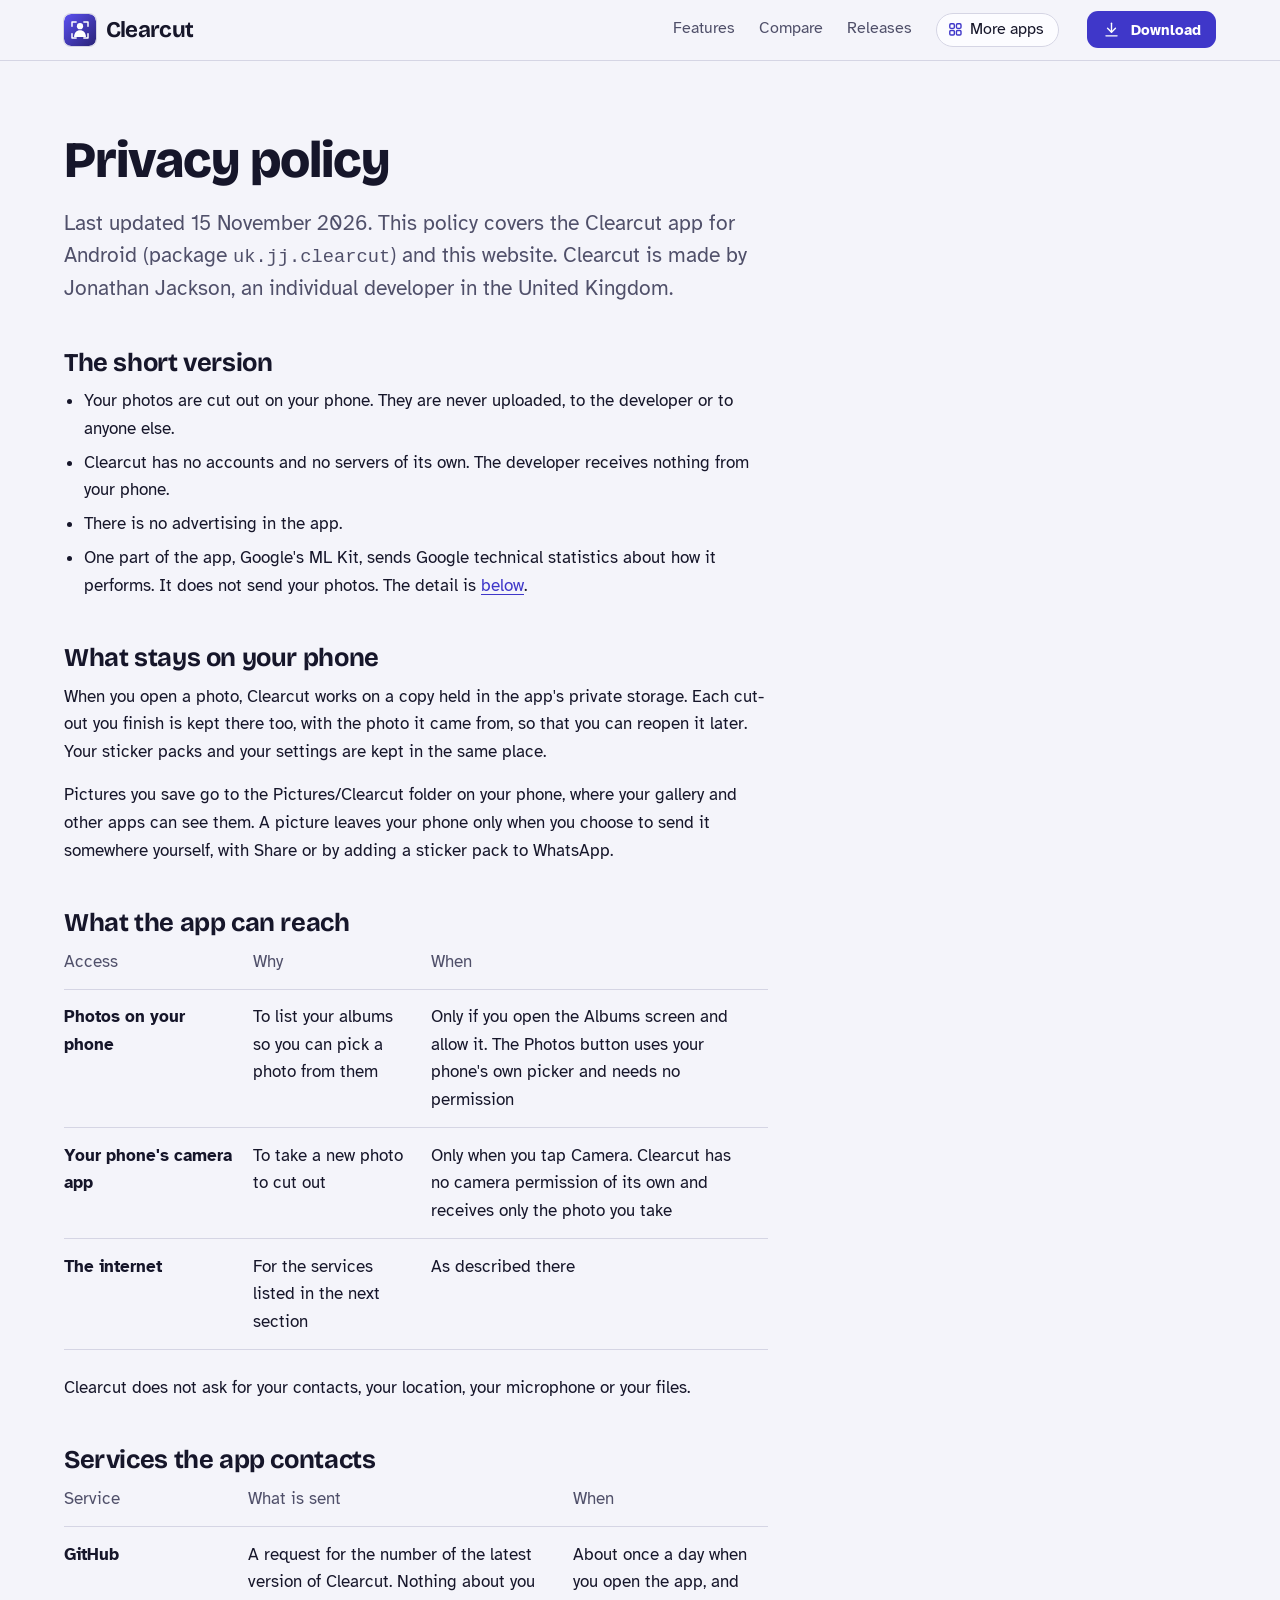
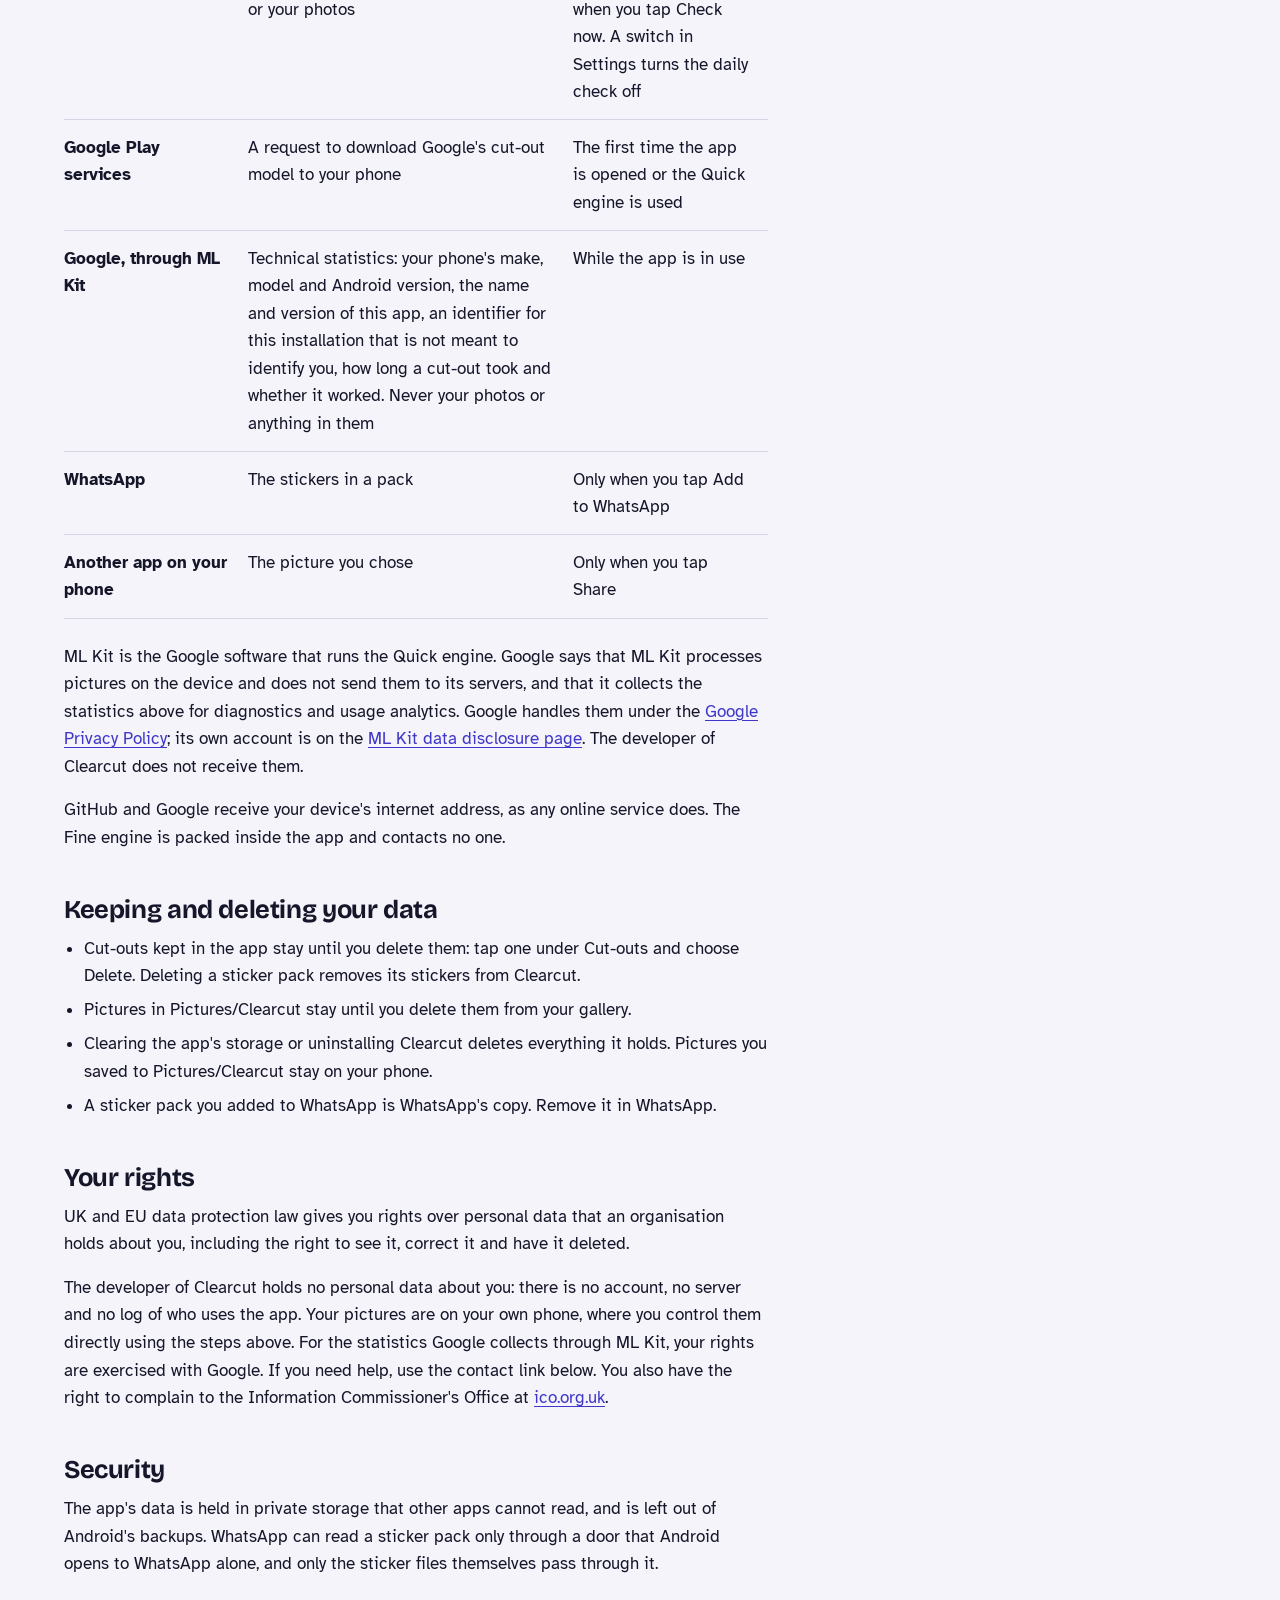
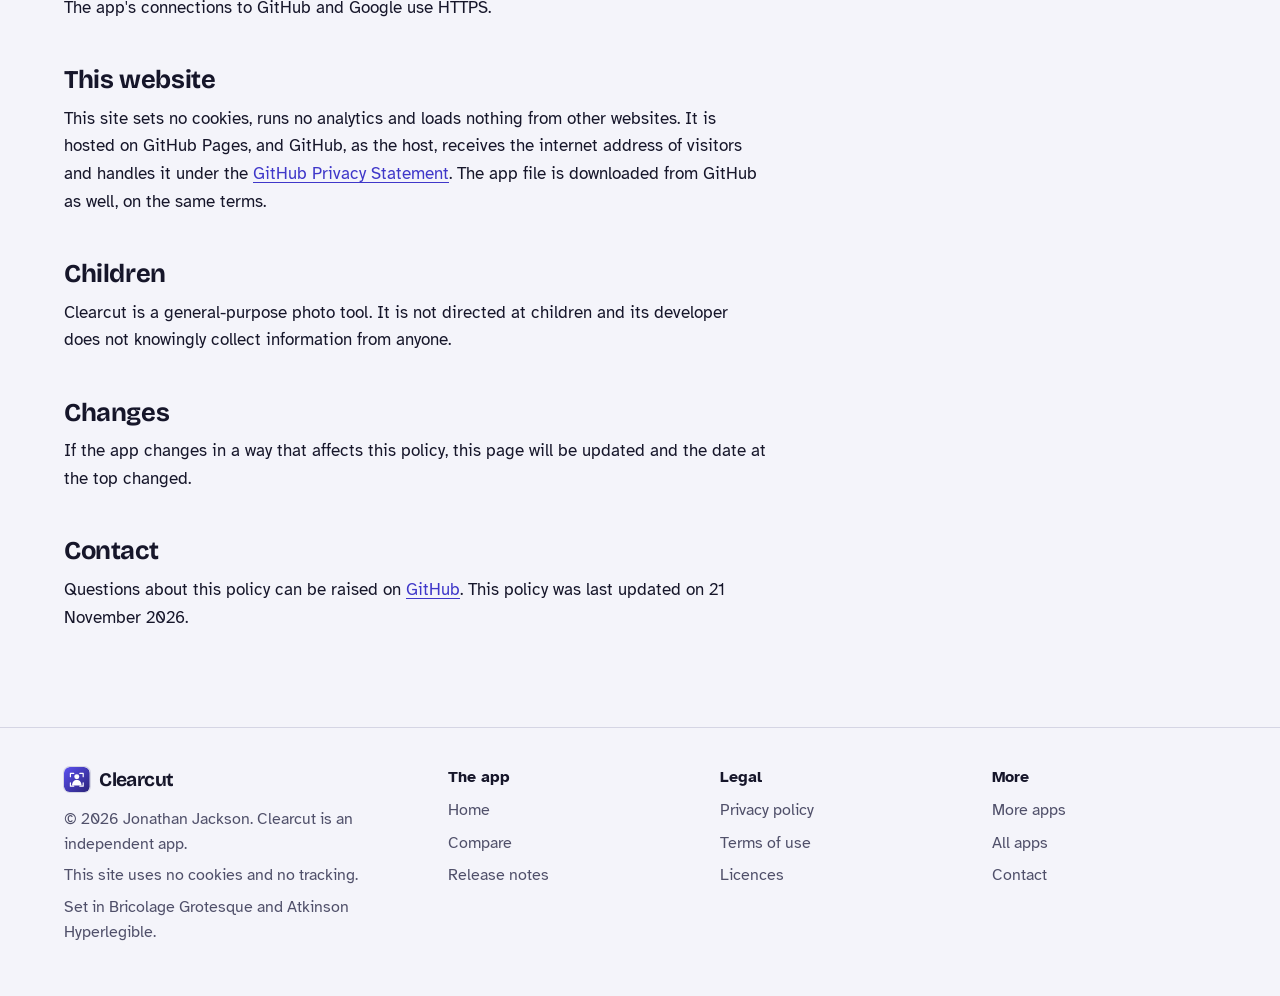
<file: privacy.html>
<!DOCTYPE html>
<html lang="en-GB">
<head>
<meta charset="utf-8">
<meta name="viewport" content="width=device-width, initial-scale=1">
<title>Clearcut privacy policy</title>
<meta name="description" content="What Clearcut does with your information: in short, it stays on your phone.">
<meta name="author" content="Jonathan Jackson">
<link rel="canonical" href="https://customgpter.github.io/clearcut/privacy.html">
<meta name="theme-color" content="#f4f4fa" media="(prefers-color-scheme: light)">
<meta name="theme-color" content="#0e0e17" media="(prefers-color-scheme: dark)">
<meta property="og:type" content="website">
<meta property="og:site_name" content="Clearcut">
<meta property="og:title" content="Clearcut privacy policy">
<meta property="og:description" content="What Clearcut does with your information: in short, it stays on your phone.">
<meta property="og:url" content="https://customgpter.github.io/clearcut/privacy.html">
<meta property="og:image" content="https://customgpter.github.io/clearcut/assets/og.png">
<meta property="og:image:width" content="1200">
<meta property="og:image:height" content="630">
<meta property="og:image:alt" content="Clearcut&#x27;s studio with a cut-out pot plant on a blue gradient background">
<meta property="og:locale" content="en_GB">
<meta name="twitter:card" content="summary_large_image">
<link rel="icon" href="./assets/favicon.svg" type="image/svg+xml">
<link rel="apple-touch-icon" href="./assets/apple-touch-icon.png">
<link rel="preload" href="./assets/fonts/bricolage-grotesque-latin.woff2" as="font" type="font/woff2" crossorigin>
<link rel="preload" href="./assets/fonts/atkinson-hyperlegible-latin-400-normal.woff2" as="font" type="font/woff2" crossorigin>
<link rel="stylesheet" href="./assets/site.css?v=1">
<link rel="stylesheet" href="./assets/house.css?v=1">
<link rel="stylesheet" href="./assets/apps-list.css?v=1">
<script src="./assets/apps-list.js?v=1" defer></script>
</head>
<body>
<a class="skip" href="#main">Skip to content</a>
<header class="masthead">
<div class="wrap">
<a class="brand" href="./" aria-label="Clearcut home"><svg viewBox="0 0 108 108" aria-hidden="true"><defs><linearGradient id="mapp-cc" x1="0" y1="0" x2="1" y2="1"><stop offset="0" stop-color="#5b50f0"/><stop offset="1" stop-color="#2a2378"/></linearGradient></defs><rect width="108" height="108" rx="24" fill="url(#mapp-cc)"/><circle cx="54" cy="41" r="10.5" fill="#fff"/><path d="M34 78c0-14.5 8.5-23 20-23s20 8.5 20 23z" fill="#fff"/><path d="M27 41V27h14M67 27h14v14M27 67v14h14M67 81h14V67" fill="none" stroke="#fff" stroke-width="5" stroke-linecap="round" stroke-linejoin="round"/></svg><span>Clearcut</span></a>
<nav aria-label="Main"><ul><li><a href="./#features">Features</a></li><li><a href="./compare.html">Compare</a></li><li><a href="./releases.html">Releases</a></li><li><a class="more-apps" href="./more-apps.html"><svg class="ico" viewBox="0 0 24 24" aria-hidden="true"><rect x="4" y="4" width="6.5" height="6.5" rx="1.6"/><rect x="13.5" y="4" width="6.5" height="6.5" rx="1.6"/><rect x="4" y="13.5" width="6.5" height="6.5" rx="1.6"/><rect x="13.5" y="13.5" width="6.5" height="6.5" rx="1.6"/></svg>More apps</a></li></ul></nav>
<a class="button small" href="https://github.com/CustomGPTer/clearcut/releases/latest/download/Clearcut.apk"><svg class="ico" viewBox="0 0 24 24" aria-hidden="true"><path d="M12 4v11"/><path d="M7 10.5l5 5 5-5"/><path d="M5 20h14"/></svg>Download</a>
</div>
</header>
<main id="main" class="doc">
<div class="wrap">
<div class="measure">
<h1>Privacy policy</h1>
<p class="lede">Last updated 15 November 2026. This policy covers the Clearcut app for Android (package <code>uk.jj.clearcut</code>) and this website. Clearcut is made by Jonathan Jackson, an individual developer in the United Kingdom.</p>
<h2 id="short">The short version</h2><ul>
<li>Your photos are cut out on your phone. They are never uploaded, to the developer or to anyone else.</li>
<li>Clearcut has no accounts and no servers of its own. The developer receives nothing from your phone.</li>
<li>There is no advertising in the app.</li>
<li>One part of the app, Google's ML Kit, sends Google technical statistics about how it performs. It does not send your photos. The detail is <a href="#services">below</a>.</li>
</ul><h2 id="device">What stays on your phone</h2><p>When you open a photo, Clearcut works on a copy held in the app's private storage. Each cut-out you finish is kept there too, with the photo it came from, so that you can reopen it later. Your sticker packs and your settings are kept in the same place.</p>
<p>Pictures you save go to the Pictures/Clearcut folder on your phone, where your gallery and other apps can see them. A picture leaves your phone only when you choose to send it somewhere yourself, with Share or by adding a sticker pack to WhatsApp.</p><h2 id="access">What the app can reach</h2><table>
<thead><tr><th scope="col">Access</th><th scope="col">Why</th><th scope="col">When</th></tr></thead>
<tbody>
<tr><th scope="row">Photos on your phone</th><td>To list your albums so you can pick a photo from them</td><td>Only if you open the Albums screen and allow it. The Photos button uses your phone's own picker and needs no permission</td></tr>
<tr><th scope="row">Your phone's camera app</th><td>To take a new photo to cut out</td><td>Only when you tap Camera. Clearcut has no camera permission of its own and receives only the photo you take</td></tr>
<tr><th scope="row">The internet</th><td>For the services listed in the next section</td><td>As described there</td></tr>
</tbody>
</table>
<p class="after-table">Clearcut does not ask for your contacts, your location, your microphone or your files.</p><h2 id="services">Services the app contacts</h2><table>
<thead><tr><th scope="col">Service</th><th scope="col">What is sent</th><th scope="col">When</th></tr></thead>
<tbody>
<tr><th scope="row">GitHub</th><td>A request for the number of the latest version of Clearcut. Nothing about you or your photos</td><td>About once a day when you open the app, and when you tap Check now. A switch in Settings turns the daily check off</td></tr>
<tr><th scope="row">Google Play services</th><td>A request to download Google's cut-out model to your phone</td><td>The first time the app is opened or the Quick engine is used</td></tr>
<tr><th scope="row">Google, through ML Kit</th><td>Technical statistics: your phone's make, model and Android version, the name and version of this app, an identifier for this installation that is not meant to identify you, how long a cut-out took and whether it worked. Never your photos or anything in them</td><td>While the app is in use</td></tr>
<tr><th scope="row">WhatsApp</th><td>The stickers in a pack</td><td>Only when you tap Add to WhatsApp</td></tr>
<tr><th scope="row">Another app on your phone</th><td>The picture you chose</td><td>Only when you tap Share</td></tr>
</tbody>
</table>
<p class="after-table">ML Kit is the Google software that runs the Quick engine. Google says that ML Kit processes pictures on the device and does not send them to its servers, and that it collects the statistics above for diagnostics and usage analytics. Google handles them under the <a href="https://policies.google.com/privacy">Google Privacy Policy</a>; its own account is on the <a href="https://developers.google.com/ml-kit/android-data-disclosure">ML Kit data disclosure page</a>. The developer of Clearcut does not receive them.</p>
<p>GitHub and Google receive your device's internet address, as any online service does. The Fine engine is packed inside the app and contacts no one.</p><h2 id="deleting">Keeping and deleting your data</h2><ul>
<li>Cut-outs kept in the app stay until you delete them: tap one under Cut-outs and choose Delete. Deleting a sticker pack removes its stickers from Clearcut.</li>
<li>Pictures in Pictures/Clearcut stay until you delete them from your gallery.</li>
<li>Clearing the app's storage or uninstalling Clearcut deletes everything it holds. Pictures you saved to Pictures/Clearcut stay on your phone.</li>
<li>A sticker pack you added to WhatsApp is WhatsApp's copy. Remove it in WhatsApp.</li>
</ul><h2 id="rights">Your rights</h2><p>UK and EU data protection law gives you rights over personal data that an organisation holds about you, including the right to see it, correct it and have it deleted.</p>
<p>The developer of Clearcut holds no personal data about you: there is no account, no server and no log of who uses the app. Your pictures are on your own phone, where you control them directly using the steps above. For the statistics Google collects through ML Kit, your rights are exercised with Google. If you need help, use the contact link below. You also have the right to complain to the Information Commissioner's Office at <a href="https://ico.org.uk">ico.org.uk</a>.</p><h2 id="security">Security</h2><p>The app's data is held in private storage that other apps cannot read, and is left out of Android's backups. WhatsApp can read a sticker pack only through a door that Android opens to WhatsApp alone, and only the sticker files themselves pass through it.</p>
<p>The app's connections to GitHub and Google use HTTPS.</p><h2 id="website">This website</h2><p>This site sets no cookies, runs no analytics and loads nothing from other websites. It is hosted on GitHub Pages, and GitHub, as the host, receives the internet address of visitors and handles it under the <a href="https://docs.github.com/site-policy/privacy-policies/github-general-privacy-statement">GitHub Privacy Statement</a>. The app file is downloaded from GitHub as well, on the same terms.</p><h2 id="children">Children</h2><p>Clearcut is a general-purpose photo tool. It is not directed at children and its developer does not knowingly collect information from anyone.</p><h2 id="changes">Changes</h2><p>If the app changes in a way that affects this policy, this page will be updated and the date at the top changed.</p>
<h2 id="contact">Contact</h2>
<p>Questions about this policy can be raised on <a href="https://github.com/CustomGPTer/clearcut/issues">GitHub</a>. This policy was last updated on 21 November 2026.</p>
</div>
</div>
</main>
<footer class="colophon">
<div class="wrap">
<div>
<a class="brand" href="./" aria-label="Clearcut home"><svg viewBox="0 0 108 108" aria-hidden="true"><defs><linearGradient id="mapp-cc" x1="0" y1="0" x2="1" y2="1"><stop offset="0" stop-color="#5b50f0"/><stop offset="1" stop-color="#2a2378"/></linearGradient></defs><rect width="108" height="108" rx="24" fill="url(#mapp-cc)"/><circle cx="54" cy="41" r="10.5" fill="#fff"/><path d="M34 78c0-14.5 8.5-23 20-23s20 8.5 20 23z" fill="#fff"/><path d="M27 41V27h14M67 27h14v14M27 67v14h14M67 81h14V67" fill="none" stroke="#fff" stroke-width="5" stroke-linecap="round" stroke-linejoin="round"/></svg><span>Clearcut</span></a>
<p>&copy; 2026 Jonathan Jackson. Clearcut is an independent app.</p>
<p>This site uses no cookies and no tracking.</p>
<p>Set in Bricolage Grotesque and Atkinson Hyperlegible.</p>
</div>
<nav aria-label="The app"><h2>The app</h2><ul>
<li><a href="./">Home</a></li>
<li><a href="./compare.html">Compare</a></li>
<li><a href="./releases.html">Release notes</a></li>
</ul></nav>
<nav aria-label="Legal"><h2>Legal</h2><ul>
<li><a href="./privacy.html">Privacy policy</a></li>
<li><a href="./terms.html">Terms of use</a></li>
<li><a href="./licences.html">Licences</a></li>
</ul></nav>
<nav aria-label="More"><h2>More</h2><ul>
<li><a href="./more-apps.html">More apps</a></li>
<li><a href="https://customgpter.github.io/">All apps</a></li>
<li><a href="https://github.com/CustomGPTer/clearcut/issues">Contact</a></li>
</ul></nav>
</div>
</footer>
</body>
</html>
</file>
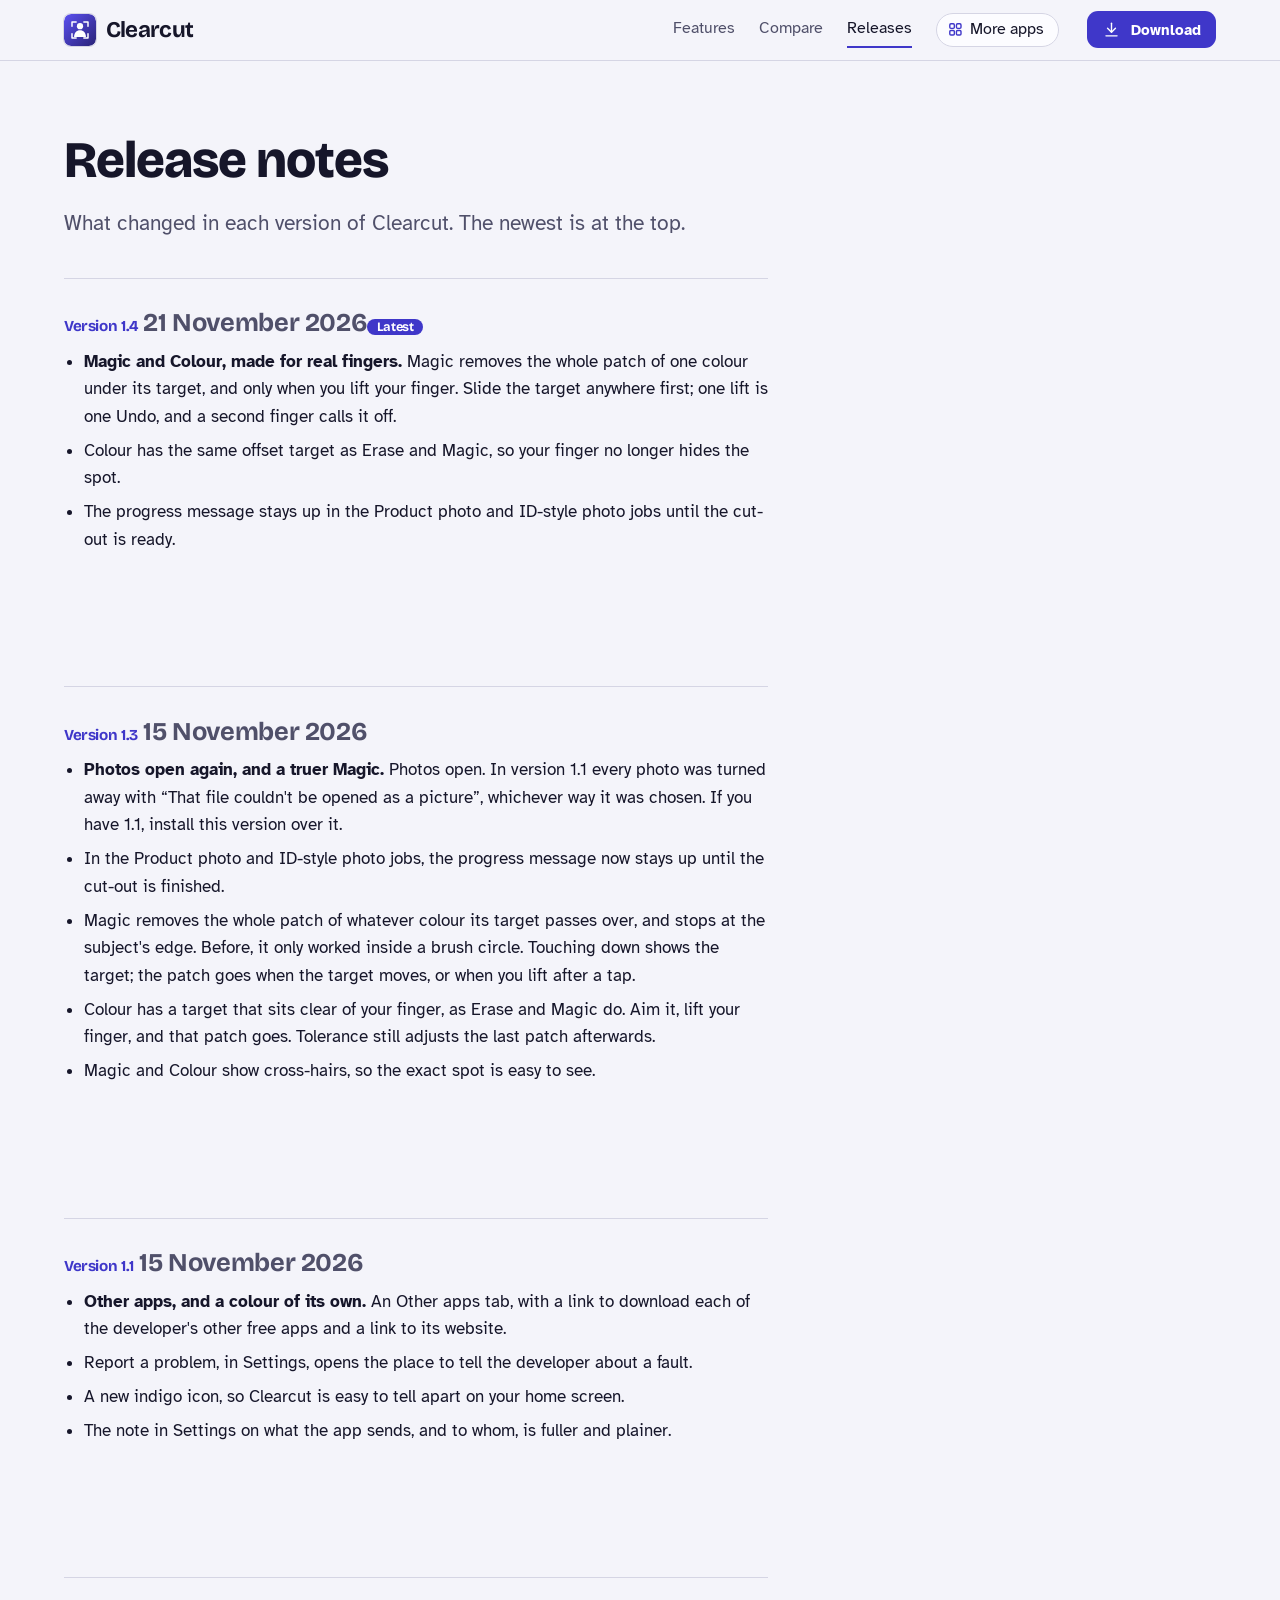
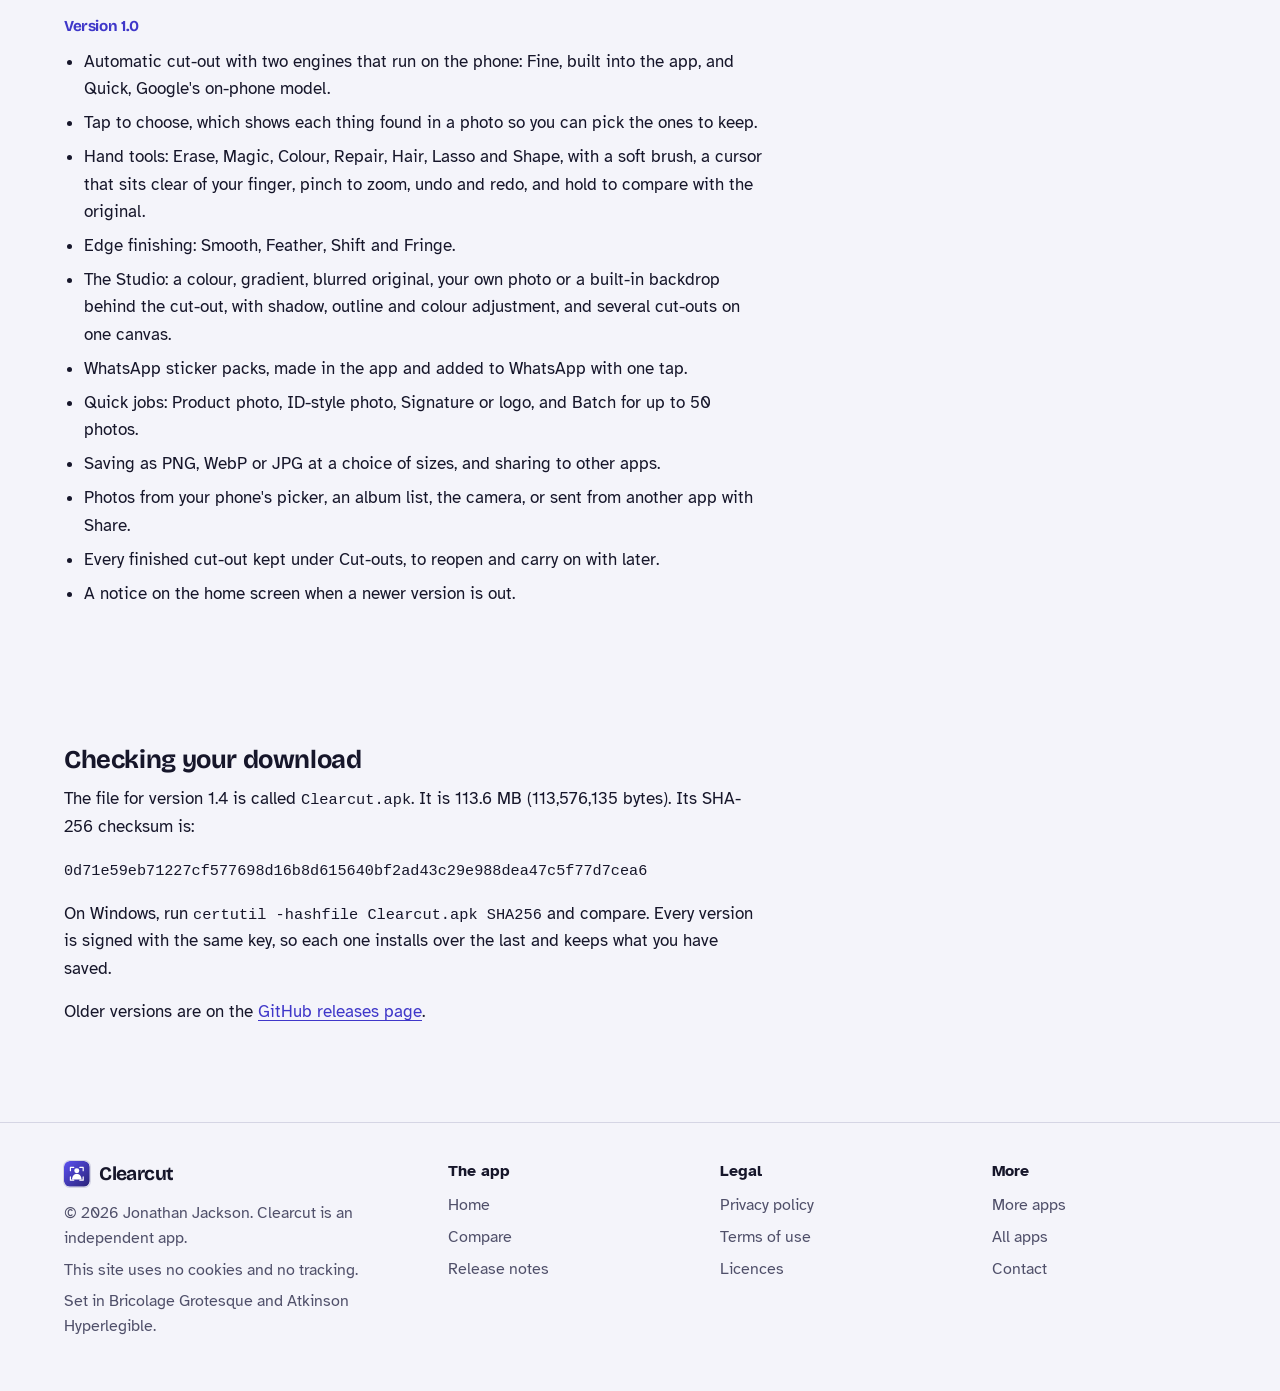
<file: releases.html>
<!DOCTYPE html>
<html lang="en-GB">
<head>
<meta charset="utf-8">
<meta name="viewport" content="width=device-width, initial-scale=1">
<title>Clearcut release notes</title>
<meta name="description" content="What changed in each version of Clearcut, with the file size and checksum to check your download.">
<meta name="author" content="Jonathan Jackson">
<link rel="canonical" href="https://customgpter.github.io/clearcut/releases.html">
<meta name="theme-color" content="#f4f4fa" media="(prefers-color-scheme: light)">
<meta name="theme-color" content="#0e0e17" media="(prefers-color-scheme: dark)">
<meta property="og:type" content="website">
<meta property="og:site_name" content="Clearcut">
<meta property="og:title" content="Clearcut release notes">
<meta property="og:description" content="What changed in each version of Clearcut, with the file size and checksum to check your download.">
<meta property="og:url" content="https://customgpter.github.io/clearcut/releases.html">
<meta property="og:image" content="https://customgpter.github.io/clearcut/assets/og.png">
<meta property="og:image:width" content="1200">
<meta property="og:image:height" content="630">
<meta property="og:image:alt" content="Clearcut&#x27;s studio with a cut-out pot plant on a blue gradient background">
<meta property="og:locale" content="en_GB">
<meta name="twitter:card" content="summary_large_image">
<link rel="icon" href="./assets/favicon.svg" type="image/svg+xml">
<link rel="apple-touch-icon" href="./assets/apple-touch-icon.png">
<link rel="preload" href="./assets/fonts/bricolage-grotesque-latin.woff2" as="font" type="font/woff2" crossorigin>
<link rel="preload" href="./assets/fonts/atkinson-hyperlegible-latin-400-normal.woff2" as="font" type="font/woff2" crossorigin>
<link rel="stylesheet" href="./assets/site.css?v=1">
<link rel="stylesheet" href="./assets/house.css?v=1">
<link rel="stylesheet" href="./assets/apps-list.css?v=1">
<script src="./assets/apps-list.js?v=1" defer></script>
</head>
<body>
<a class="skip" href="#main">Skip to content</a>
<header class="masthead">
<div class="wrap">
<a class="brand" href="./" aria-label="Clearcut home"><svg viewBox="0 0 108 108" aria-hidden="true"><defs><linearGradient id="mapp-cc" x1="0" y1="0" x2="1" y2="1"><stop offset="0" stop-color="#5b50f0"/><stop offset="1" stop-color="#2a2378"/></linearGradient></defs><rect width="108" height="108" rx="24" fill="url(#mapp-cc)"/><circle cx="54" cy="41" r="10.5" fill="#fff"/><path d="M34 78c0-14.5 8.5-23 20-23s20 8.5 20 23z" fill="#fff"/><path d="M27 41V27h14M67 27h14v14M27 67v14h14M67 81h14V67" fill="none" stroke="#fff" stroke-width="5" stroke-linecap="round" stroke-linejoin="round"/></svg><span>Clearcut</span></a>
<nav aria-label="Main"><ul><li><a href="./#features">Features</a></li><li><a href="./compare.html">Compare</a></li><li><a href="./releases.html" aria-current="page">Releases</a></li><li><a class="more-apps" href="./more-apps.html"><svg class="ico" viewBox="0 0 24 24" aria-hidden="true"><rect x="4" y="4" width="6.5" height="6.5" rx="1.6"/><rect x="13.5" y="4" width="6.5" height="6.5" rx="1.6"/><rect x="4" y="13.5" width="6.5" height="6.5" rx="1.6"/><rect x="13.5" y="13.5" width="6.5" height="6.5" rx="1.6"/></svg>More apps</a></li></ul></nav>
<a class="button small" href="https://github.com/CustomGPTer/clearcut/releases/latest/download/Clearcut.apk"><svg class="ico" viewBox="0 0 24 24" aria-hidden="true"><path d="M12 4v11"/><path d="M7 10.5l5 5 5-5"/><path d="M5 20h14"/></svg>Download</a>
</div>
</header>
<main id="main" class="doc">
<div class="wrap">
<div class="measure">
<h1>Release notes</h1>
<p class="lede">What changed in each version of Clearcut. The newest is at the top.</p>
<section class="release" id="v1.4"><h2><span class="ver">Version 1.4</span> <span class="when">21 November 2026</span><span class="tag">Latest</span></h2><ul><li><b>Magic and Colour, made for real fingers.</b> Magic removes the whole patch of one colour under its target, and only when you lift your finger. Slide the target anywhere first; one lift is one Undo, and a second finger calls it off.</li><li>Colour has the same offset target as Erase and Magic, so your finger no longer hides the spot.</li><li>The progress message stays up in the Product photo and ID-style photo jobs until the cut-out is ready.</li></ul></section>
<section class="release" id="v1.3"><h2><span class="ver">Version 1.3</span> <span class="when">15 November 2026</span></h2><ul><li><b>Photos open again, and a truer Magic.</b> Photos open. In version 1.1 every photo was turned away with &ldquo;That file couldn't be opened as a picture&rdquo;, whichever way it was chosen. If you have 1.1, install this version over it.</li><li>In the Product photo and ID-style photo jobs, the progress message now stays up until the cut-out is finished.</li><li>Magic removes the whole patch of whatever colour its target passes over, and stops at the subject's edge. Before, it only worked inside a brush circle. Touching down shows the target; the patch goes when the target moves, or when you lift after a tap.</li><li>Colour has a target that sits clear of your finger, as Erase and Magic do. Aim it, lift your finger, and that patch goes. Tolerance still adjusts the last patch afterwards.</li><li>Magic and Colour show cross-hairs, so the exact spot is easy to see.</li></ul></section>
<section class="release" id="v1.1"><h2><span class="ver">Version 1.1</span> <span class="when">15 November 2026</span></h2><ul><li><b>Other apps, and a colour of its own.</b> An Other apps tab, with a link to download each of the developer's other free apps and a link to its website.</li><li>Report a problem, in Settings, opens the place to tell the developer about a fault.</li><li>A new indigo icon, so Clearcut is easy to tell apart on your home screen.</li><li>The note in Settings on what the app sends, and to whom, is fuller and plainer.</li></ul></section>
<section class="release" id="v1.0"><h2><span class="ver">Version 1.0</span> <span class="when"></span></h2><ul><li>Automatic cut-out with two engines that run on the phone: Fine, built into the app, and Quick, Google's on-phone model.</li><li>Tap to choose, which shows each thing found in a photo so you can pick the ones to keep.</li><li>Hand tools: Erase, Magic, Colour, Repair, Hair, Lasso and Shape, with a soft brush, a cursor that sits clear of your finger, pinch to zoom, undo and redo, and hold to compare with the original.</li><li>Edge finishing: Smooth, Feather, Shift and Fringe.</li><li>The Studio: a colour, gradient, blurred original, your own photo or a built-in backdrop behind the cut-out, with shadow, outline and colour adjustment, and several cut-outs on one canvas.</li><li>WhatsApp sticker packs, made in the app and added to WhatsApp with one tap.</li><li>Quick jobs: Product photo, ID-style photo, Signature or logo, and Batch for up to 50 photos.</li><li>Saving as PNG, WebP or JPG at a choice of sizes, and sharing to other apps.</li><li>Photos from your phone's picker, an album list, the camera, or sent from another app with Share.</li><li>Every finished cut-out kept under Cut-outs, to reopen and carry on with later.</li><li>A notice on the home screen when a newer version is out.</li></ul></section>
<h2 id="checking">Checking your download</h2>
<p>The file for version 1.4 is called <code>Clearcut.apk</code>. It is 113.6 MB (113,576,135 bytes). Its SHA-256 checksum is:</p>
<p><code class="sum">0d71e59eb71227cf577698d16b8d615640bf2ad43c29e988dea47c5f77d7cea6</code></p>
<p>On Windows, run <code>certutil -hashfile Clearcut.apk SHA256</code> and compare. Every version is signed with the same key, so each one installs over the last and keeps what you have saved.</p>
<p>Older versions are on the <a href="https://github.com/CustomGPTer/clearcut/releases">GitHub releases page</a>.</p>
</div>
</div>
</main>
<footer class="colophon">
<div class="wrap">
<div>
<a class="brand" href="./" aria-label="Clearcut home"><svg viewBox="0 0 108 108" aria-hidden="true"><defs><linearGradient id="mapp-cc" x1="0" y1="0" x2="1" y2="1"><stop offset="0" stop-color="#5b50f0"/><stop offset="1" stop-color="#2a2378"/></linearGradient></defs><rect width="108" height="108" rx="24" fill="url(#mapp-cc)"/><circle cx="54" cy="41" r="10.5" fill="#fff"/><path d="M34 78c0-14.5 8.5-23 20-23s20 8.5 20 23z" fill="#fff"/><path d="M27 41V27h14M67 27h14v14M27 67v14h14M67 81h14V67" fill="none" stroke="#fff" stroke-width="5" stroke-linecap="round" stroke-linejoin="round"/></svg><span>Clearcut</span></a>
<p>&copy; 2026 Jonathan Jackson. Clearcut is an independent app.</p>
<p>This site uses no cookies and no tracking.</p>
<p>Set in Bricolage Grotesque and Atkinson Hyperlegible.</p>
</div>
<nav aria-label="The app"><h2>The app</h2><ul>
<li><a href="./">Home</a></li>
<li><a href="./compare.html">Compare</a></li>
<li><a href="./releases.html">Release notes</a></li>
</ul></nav>
<nav aria-label="Legal"><h2>Legal</h2><ul>
<li><a href="./privacy.html">Privacy policy</a></li>
<li><a href="./terms.html">Terms of use</a></li>
<li><a href="./licences.html">Licences</a></li>
</ul></nav>
<nav aria-label="More"><h2>More</h2><ul>
<li><a href="./more-apps.html">More apps</a></li>
<li><a href="https://customgpter.github.io/">All apps</a></li>
<li><a href="https://github.com/CustomGPTer/clearcut/issues">Contact</a></li>
</ul></nav>
</div>
</footer>
</body>
</html>
</file>
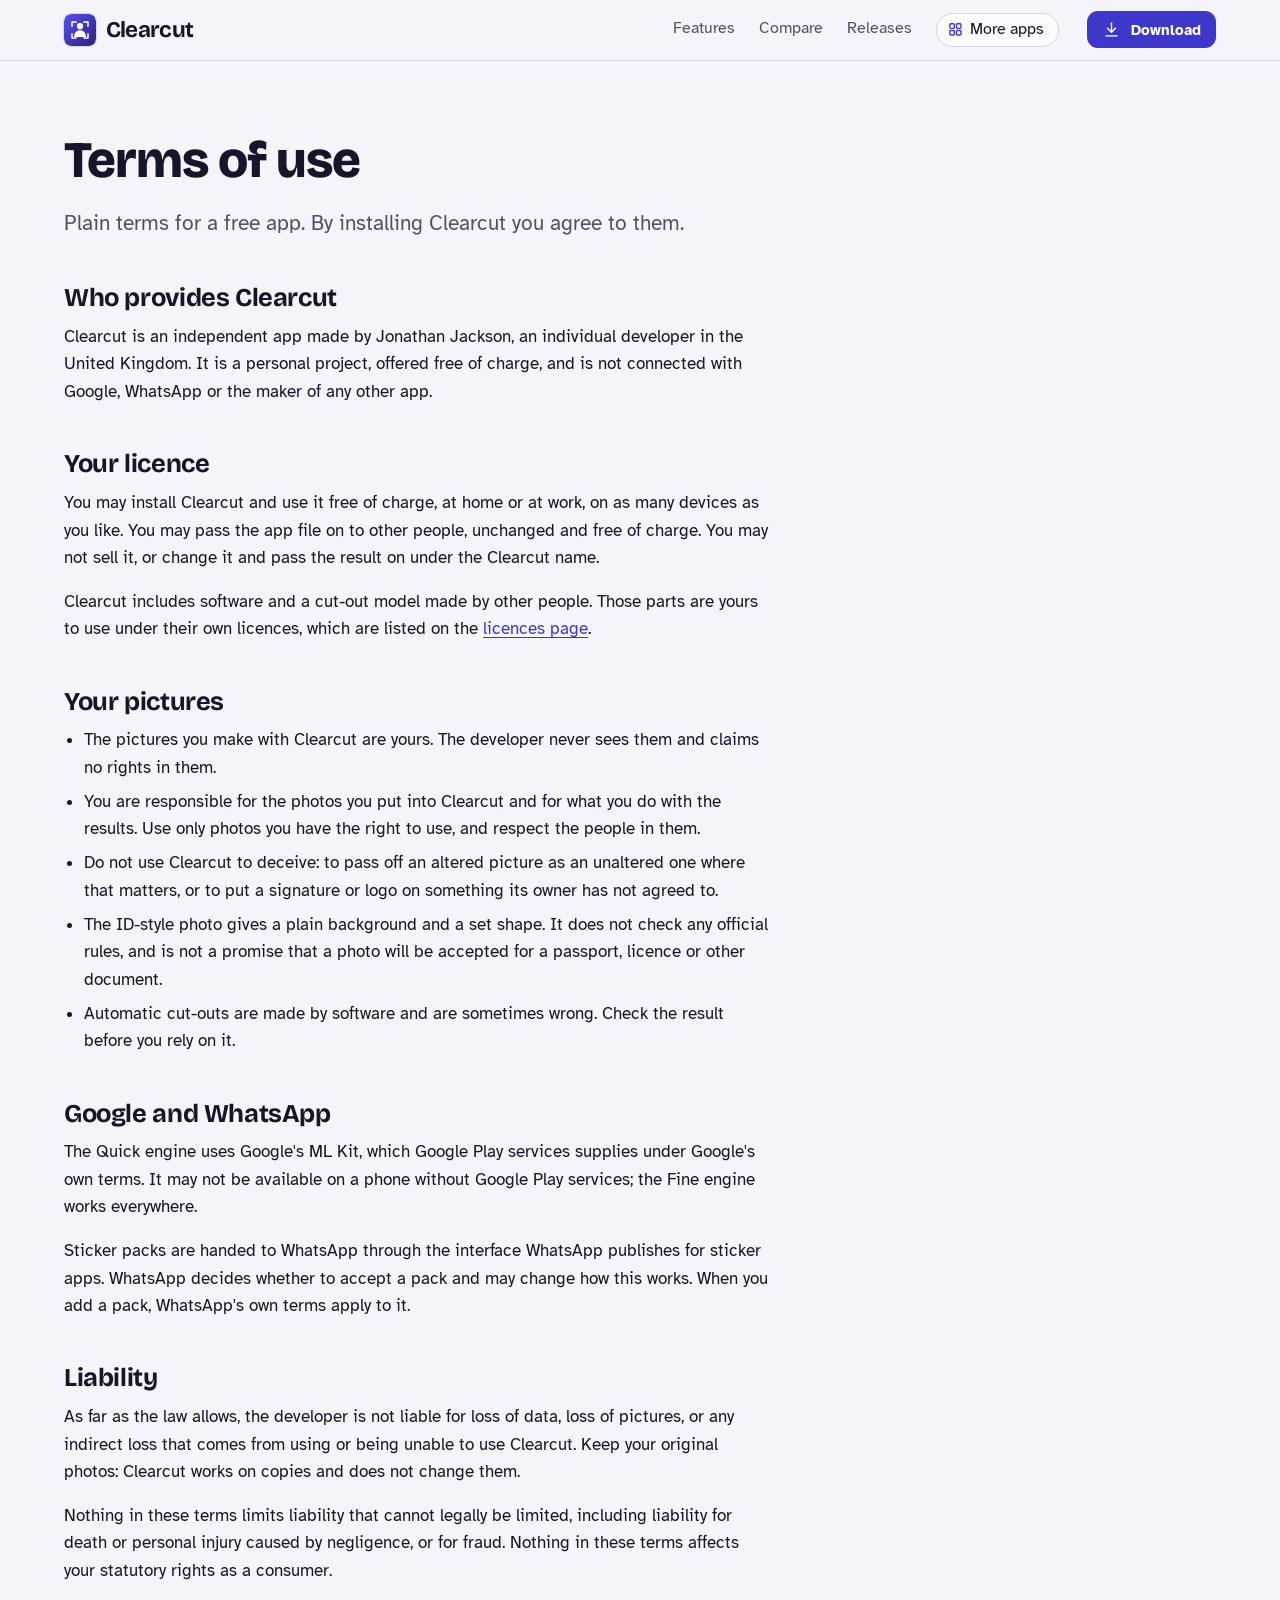
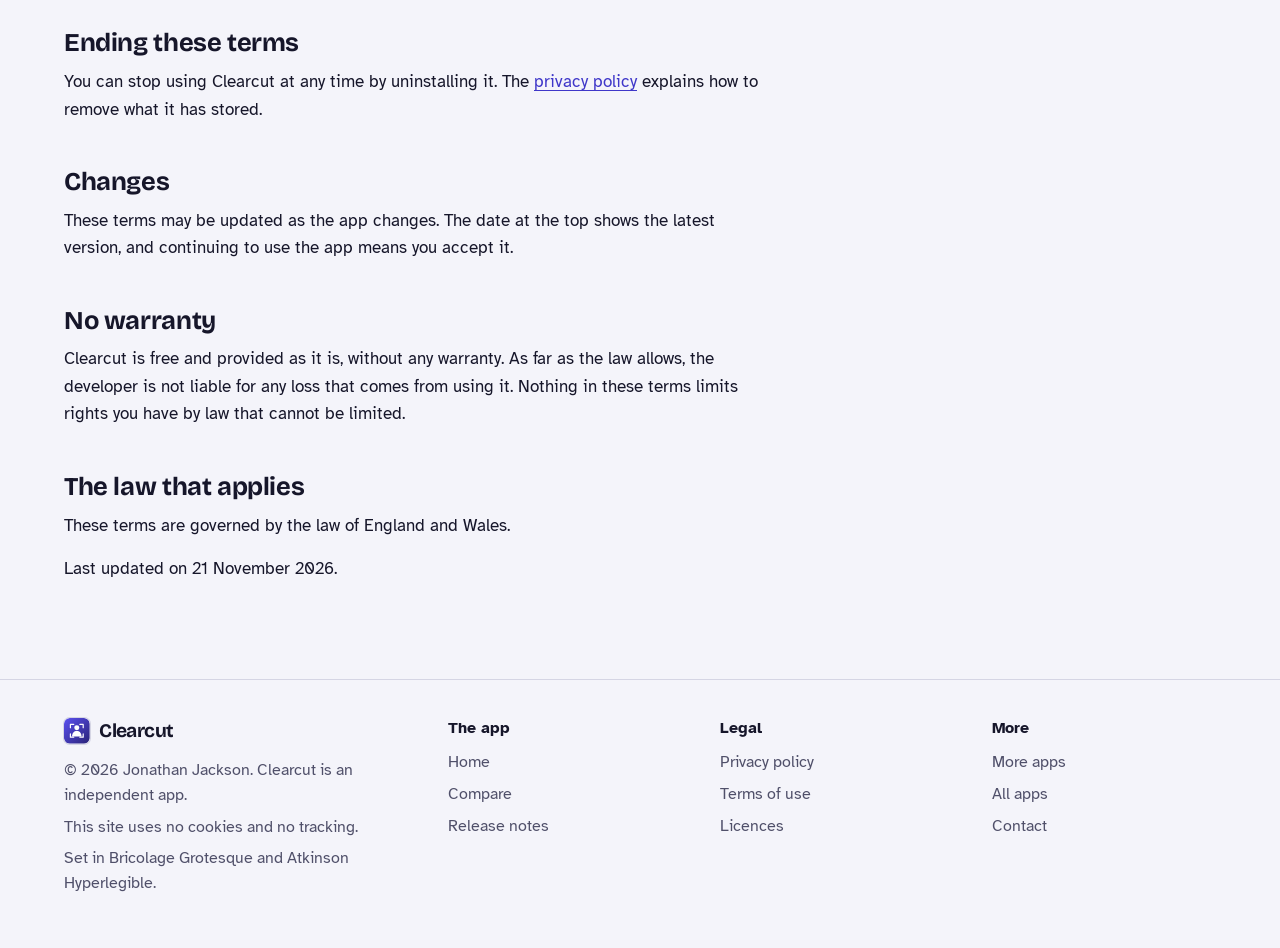
<file: terms.html>
<!DOCTYPE html>
<html lang="en-GB">
<head>
<meta charset="utf-8">
<meta name="viewport" content="width=device-width, initial-scale=1">
<title>Clearcut terms of use</title>
<meta name="description" content="The terms for using Clearcut.">
<meta name="author" content="Jonathan Jackson">
<link rel="canonical" href="https://customgpter.github.io/clearcut/terms.html">
<meta name="theme-color" content="#f4f4fa" media="(prefers-color-scheme: light)">
<meta name="theme-color" content="#0e0e17" media="(prefers-color-scheme: dark)">
<meta property="og:type" content="website">
<meta property="og:site_name" content="Clearcut">
<meta property="og:title" content="Clearcut terms of use">
<meta property="og:description" content="The terms for using Clearcut.">
<meta property="og:url" content="https://customgpter.github.io/clearcut/terms.html">
<meta property="og:image" content="https://customgpter.github.io/clearcut/assets/og.png">
<meta property="og:image:width" content="1200">
<meta property="og:image:height" content="630">
<meta property="og:image:alt" content="Clearcut&#x27;s studio with a cut-out pot plant on a blue gradient background">
<meta property="og:locale" content="en_GB">
<meta name="twitter:card" content="summary_large_image">
<link rel="icon" href="./assets/favicon.svg" type="image/svg+xml">
<link rel="apple-touch-icon" href="./assets/apple-touch-icon.png">
<link rel="preload" href="./assets/fonts/bricolage-grotesque-latin.woff2" as="font" type="font/woff2" crossorigin>
<link rel="preload" href="./assets/fonts/atkinson-hyperlegible-latin-400-normal.woff2" as="font" type="font/woff2" crossorigin>
<link rel="stylesheet" href="./assets/site.css?v=1">
<link rel="stylesheet" href="./assets/house.css?v=1">
<link rel="stylesheet" href="./assets/apps-list.css?v=1">
<script src="./assets/apps-list.js?v=1" defer></script>
</head>
<body>
<a class="skip" href="#main">Skip to content</a>
<header class="masthead">
<div class="wrap">
<a class="brand" href="./" aria-label="Clearcut home"><svg viewBox="0 0 108 108" aria-hidden="true"><defs><linearGradient id="mapp-cc" x1="0" y1="0" x2="1" y2="1"><stop offset="0" stop-color="#5b50f0"/><stop offset="1" stop-color="#2a2378"/></linearGradient></defs><rect width="108" height="108" rx="24" fill="url(#mapp-cc)"/><circle cx="54" cy="41" r="10.5" fill="#fff"/><path d="M34 78c0-14.5 8.5-23 20-23s20 8.5 20 23z" fill="#fff"/><path d="M27 41V27h14M67 27h14v14M27 67v14h14M67 81h14V67" fill="none" stroke="#fff" stroke-width="5" stroke-linecap="round" stroke-linejoin="round"/></svg><span>Clearcut</span></a>
<nav aria-label="Main"><ul><li><a href="./#features">Features</a></li><li><a href="./compare.html">Compare</a></li><li><a href="./releases.html">Releases</a></li><li><a class="more-apps" href="./more-apps.html"><svg class="ico" viewBox="0 0 24 24" aria-hidden="true"><rect x="4" y="4" width="6.5" height="6.5" rx="1.6"/><rect x="13.5" y="4" width="6.5" height="6.5" rx="1.6"/><rect x="4" y="13.5" width="6.5" height="6.5" rx="1.6"/><rect x="13.5" y="13.5" width="6.5" height="6.5" rx="1.6"/></svg>More apps</a></li></ul></nav>
<a class="button small" href="https://github.com/CustomGPTer/clearcut/releases/latest/download/Clearcut.apk"><svg class="ico" viewBox="0 0 24 24" aria-hidden="true"><path d="M12 4v11"/><path d="M7 10.5l5 5 5-5"/><path d="M5 20h14"/></svg>Download</a>
</div>
</header>
<main id="main" class="doc">
<div class="wrap">
<div class="measure">
<h1>Terms of use</h1>
<p class="lede">Plain terms for a free app. By installing Clearcut you agree to them.</p>
<h2 id="who">Who provides Clearcut</h2><p>Clearcut is an independent app made by Jonathan Jackson, an individual developer in the United Kingdom. It is a personal project, offered free of charge, and is not connected with Google, WhatsApp or the maker of any other app.</p><h2 id="licence">Your licence</h2><p>You may install Clearcut and use it free of charge, at home or at work, on as many devices as you like. You may pass the app file on to other people, unchanged and free of charge. You may not sell it, or change it and pass the result on under the Clearcut name.</p>
<p>Clearcut includes software and a cut-out model made by other people. Those parts are yours to use under their own licences, which are listed on the <a href="licences.html">licences page</a>.</p><h2 id="pictures">Your pictures</h2><ul>
<li>The pictures you make with Clearcut are yours. The developer never sees them and claims no rights in them.</li>
<li>You are responsible for the photos you put into Clearcut and for what you do with the results. Use only photos you have the right to use, and respect the people in them.</li>
<li>Do not use Clearcut to deceive: to pass off an altered picture as an unaltered one where that matters, or to put a signature or logo on something its owner has not agreed to.</li>
<li>The ID-style photo gives a plain background and a set shape. It does not check any official rules, and is not a promise that a photo will be accepted for a passport, licence or other document.</li>
<li>Automatic cut-outs are made by software and are sometimes wrong. Check the result before you rely on it.</li>
</ul><h2 id="others">Google and WhatsApp</h2><p>The Quick engine uses Google's ML Kit, which Google Play services supplies under Google's own terms. It may not be available on a phone without Google Play services; the Fine engine works everywhere.</p>
<p>Sticker packs are handed to WhatsApp through the interface WhatsApp publishes for sticker apps. WhatsApp decides whether to accept a pack and may change how this works. When you add a pack, WhatsApp's own terms apply to it.</p><h2 id="liability">Liability</h2><p>As far as the law allows, the developer is not liable for loss of data, loss of pictures, or any indirect loss that comes from using or being unable to use Clearcut. Keep your original photos: Clearcut works on copies and does not change them.</p>
<p>Nothing in these terms limits liability that cannot legally be limited, including liability for death or personal injury caused by negligence, or for fraud. Nothing in these terms affects your statutory rights as a consumer.</p><h2 id="ending">Ending these terms</h2><p>You can stop using Clearcut at any time by uninstalling it. The <a href="privacy.html#deleting">privacy policy</a> explains how to remove what it has stored.</p><h2 id="changes">Changes</h2><p>These terms may be updated as the app changes. The date at the top shows the latest version, and continuing to use the app means you accept it.</p>
<h2 id="no-warranty">No warranty</h2>
<p>Clearcut is free and provided as it is, without any warranty. As far as the law allows, the developer is not liable for any loss that comes from using it. Nothing in these terms limits rights you have by law that cannot be limited.</p>
<h2 id="governing">The law that applies</h2>
<p>These terms are governed by the law of England and Wales.</p>
<p>Last updated on 21 November 2026.</p>
</div>
</div>
</main>
<footer class="colophon">
<div class="wrap">
<div>
<a class="brand" href="./" aria-label="Clearcut home"><svg viewBox="0 0 108 108" aria-hidden="true"><defs><linearGradient id="mapp-cc" x1="0" y1="0" x2="1" y2="1"><stop offset="0" stop-color="#5b50f0"/><stop offset="1" stop-color="#2a2378"/></linearGradient></defs><rect width="108" height="108" rx="24" fill="url(#mapp-cc)"/><circle cx="54" cy="41" r="10.5" fill="#fff"/><path d="M34 78c0-14.5 8.5-23 20-23s20 8.5 20 23z" fill="#fff"/><path d="M27 41V27h14M67 27h14v14M27 67v14h14M67 81h14V67" fill="none" stroke="#fff" stroke-width="5" stroke-linecap="round" stroke-linejoin="round"/></svg><span>Clearcut</span></a>
<p>&copy; 2026 Jonathan Jackson. Clearcut is an independent app.</p>
<p>This site uses no cookies and no tracking.</p>
<p>Set in Bricolage Grotesque and Atkinson Hyperlegible.</p>
</div>
<nav aria-label="The app"><h2>The app</h2><ul>
<li><a href="./">Home</a></li>
<li><a href="./compare.html">Compare</a></li>
<li><a href="./releases.html">Release notes</a></li>
</ul></nav>
<nav aria-label="Legal"><h2>Legal</h2><ul>
<li><a href="./privacy.html">Privacy policy</a></li>
<li><a href="./terms.html">Terms of use</a></li>
<li><a href="./licences.html">Licences</a></li>
</ul></nav>
<nav aria-label="More"><h2>More</h2><ul>
<li><a href="./more-apps.html">More apps</a></li>
<li><a href="https://customgpter.github.io/">All apps</a></li>
<li><a href="https://github.com/CustomGPTer/clearcut/issues">Contact</a></li>
</ul></nav>
</div>
</footer>
</body>
</html>
</file>
<file: assets/site.css>
@font-face{font-family:"Bricolage Grotesque";src:url("fonts/bricolage-grotesque-latin.woff2") format("woff2");font-weight:200 800;font-style:normal;font-display:swap}
@font-face{font-family:"Atkinson Hyperlegible";src:url("fonts/atkinson-hyperlegible-latin-400-normal.woff2") format("woff2");font-weight:400;font-style:normal;font-display:swap}
@font-face{font-family:"Atkinson Hyperlegible";src:url("fonts/atkinson-hyperlegible-latin-700-normal.woff2") format("woff2");font-weight:700;font-style:normal;font-display:swap}

/* Daylight page, night-time camera. The lamp colour is kept for the one thing to press and for what the camera has seen. */
:root{
  --page:#f2f5f9; --panel:#ffffff; --raised:#e8edf3; --ink:#0d1a2b; --soft:#465468; --rule:#d2dae4;
  --accent:#0a6a55; --accent-ink:#ffffff; --warn:#8a5200; --rec:#d3302f;
  --lamp:#ffb347; --lamp-ink:#231400; --lamp-text:#8a5200;
  --night:#09111e; --night-2:#111d30; --night-3:#1a2a43; --night-ink:#eaf0f8; --night-soft:#9fb0c7; --night-rule:#24364f; --iris:#55d6ab;
  --display:"Bricolage Grotesque","Atkinson Hyperlegible",system-ui,sans-serif;
  --sans:"Atkinson Hyperlegible",system-ui,-apple-system,"Segoe UI",Roboto,sans-serif;
  --mono:ui-monospace,SFMono-Regular,Menlo,Consolas,"Liberation Mono",monospace;
  color-scheme:light dark;
}
@media (prefers-color-scheme:dark){
  :root{--page:#0a111b; --panel:#111a27; --raised:#182434; --ink:#e9eef5; --soft:#a0aec0; --rule:#243247;
    --accent:#55d6ab; --accent-ink:#00281d; --warn:#ffb347; --rec:#ff6163; --lamp-text:#ffb347}
}

*,*::before,*::after{box-sizing:border-box}
html{-webkit-text-size-adjust:100%;scroll-behavior:smooth;scroll-padding-top:5.5rem}
@media (prefers-reduced-motion:reduce){html{scroll-behavior:auto}}
body{margin:0;background:var(--page);color:var(--ink);font:400 1.0625rem/1.62 var(--sans);text-rendering:optimizeLegibility;-webkit-font-smoothing:antialiased}
img,svg{max-width:100%;display:block}
a{color:var(--accent);text-decoration-thickness:.07em;text-underline-offset:.2em}
a:hover{text-decoration-thickness:.13em}
:focus-visible{outline:3px solid var(--lamp);outline-offset:3px;border-radius:6px}
code{font:.9em/1 var(--mono);overflow-wrap:anywhere}
h1,h2,h3{font-family:var(--display);font-weight:700;letter-spacing:-.015em;line-height:1.08;margin:0;text-wrap:balance}
p{margin:0 0 1rem}
.skip{position:absolute;left:-999px;top:0;background:var(--ink);color:var(--page);padding:.6rem 1rem;z-index:30;border-radius:0 0 8px 0}
.skip:focus{left:0}
.sr{position:absolute;width:1px;height:1px;overflow:hidden;clip-path:inset(50%);white-space:nowrap}
.wrap{width:min(72rem,100% - 2.5rem);margin-inline:auto}
.measure{max-width:44rem}
.ico{width:1.25em;height:1.25em;flex:none;fill:none;stroke:currentColor;stroke-width:1.75;stroke-linecap:round;stroke-linejoin:round}

/* ---------- masthead */
.masthead{position:sticky;top:0;z-index:20;background:color-mix(in srgb,var(--page) 88%,transparent);-webkit-backdrop-filter:blur(14px) saturate(1.3);backdrop-filter:blur(14px) saturate(1.3);border-bottom:1px solid var(--rule)}
.masthead .wrap{display:flex;flex-wrap:wrap;align-items:center;gap:.35rem 1.75rem;padding-block:.7rem}
.brand{display:inline-flex;align-items:center;gap:.6rem;font:700 1.4rem/1 var(--display);letter-spacing:-.03em;color:var(--ink);text-decoration:none;margin-right:auto}
.brand svg{width:2rem;height:2rem;flex:none;border-radius:.5rem;box-shadow:0 0 0 1px var(--rule)}
.masthead nav ul{display:flex;flex-wrap:wrap;align-items:center;gap:.15rem 1.5rem;list-style:none;margin:0;padding:0;font-size:1rem;line-height:1.3}
.masthead nav a{display:inline-flex;align-items:center;gap:.4rem;color:var(--soft);text-decoration:none;padding-block:.45rem;border-bottom:2px solid transparent}
.masthead nav a:hover{color:var(--ink)}
.masthead nav a[aria-current="page"]{color:var(--ink);border-bottom-color:var(--lamp)}
.masthead nav a.more-apps{color:var(--ink);border:1px solid var(--rule);border-radius:999px;padding:.34rem .85rem .34rem .65rem;background:var(--panel)}
.masthead nav a.more-apps .ico{width:1.05em;height:1.05em;color:var(--accent);stroke-width:2}
.masthead nav a.more-apps:hover,.masthead nav a.more-apps[aria-current="page"]{border-color:var(--accent)}
.button{display:inline-flex;align-items:center;gap:.6rem;background:var(--lamp);color:var(--lamp-ink);font:700 1.08rem/1.2 var(--sans);text-decoration:none;padding:.95rem 1.5rem;border-radius:14px;box-shadow:0 1px 0 rgba(255,255,255,.45) inset,0 12px 24px -14px rgba(138,82,0,.9)}
.button:hover{background:#ffc56e}
.button:active{transform:translateY(1px)}
.button.small{font-size:.95rem;padding:.55rem .95rem;border-radius:11px;box-shadow:none}
.button.quiet{background:none;box-shadow:none;border:1px solid var(--rule);color:var(--ink)}
.button.quiet:hover{border-color:var(--ink);background:none}
@media (max-width:52rem){
  .masthead nav{order:3;flex:1 0 100%}
  .masthead nav ul{gap:.1rem .85rem;font-size:.95rem}
  .masthead nav .wide{display:none}
}
@media (max-width:24rem){.masthead nav a.more-apps .ico{display:none}.masthead nav a.more-apps{padding-inline:.7rem}}

/* ---------- hero */
.hero{padding-block:clamp(2.2rem,6vw,4.75rem) clamp(2.5rem,6vw,4.5rem);overflow:hidden}
.hero-grid{display:grid;gap:clamp(2.25rem,5vw,4rem);align-items:center}
@media (min-width:62rem){.hero-grid{grid-template-columns:minmax(0,11fr) minmax(0,10fr)}}
.hero h1{font-size:clamp(2.6rem,6vw,4.25rem);font-weight:800;line-height:1;letter-spacing:-.022em;margin-bottom:1.5rem}
.lede{font-size:clamp(1.14rem,2vw,1.3rem);line-height:1.55;color:var(--soft);margin:0 0 1rem;max-width:34rem}
.get{display:flex;flex-wrap:wrap;align-items:center;gap:.9rem 1.5rem;margin:1.8rem 0 1.1rem}
.get .aside{font-weight:700;color:var(--ink)}
.facts{font-size:.98rem;line-height:1.5;color:var(--soft);margin:0 0 .5rem;max-width:36rem}
.pills{display:flex;flex-wrap:wrap;gap:.45rem;list-style:none;margin:0 0 1rem;padding:0;font-size:.95rem}
.pills li{border:1px solid var(--rule);border-radius:999px;padding:.22rem .8rem;background:var(--panel);color:var(--soft)}

/* the monitor: the camera's view, the day beneath it, and the alert it sends */
.monitor{position:relative;max-width:36rem;margin-inline:auto;width:100%;padding-bottom:3.1rem}
@media (min-width:62rem){.monitor{margin-inline:auto 0}}
.screen{position:relative;background:var(--night);border-radius:22px;padding:.6rem;box-shadow:0 0 0 1px var(--night-rule),0 30px 60px -30px rgba(9,17,30,.75)}
.cam{position:relative;border-radius:15px;overflow:hidden;aspect-ratio:16/10;background:#0b1626}
.cam svg{width:100%;height:100%}
.cam text{font:700 15px var(--sans);fill:#231400}
.hud{position:absolute;display:inline-flex;align-items:center;gap:.4rem;font:700 .76rem/1 var(--sans);color:var(--night-ink);background:rgba(6,12,22,.62);border-radius:999px;padding:.38rem .65rem;letter-spacing:.01em}
.hud i{width:.5rem;height:.5rem;border-radius:50%;background:var(--iris)}
.hud.watching{left:.7rem;top:.7rem}
.hud.rec{right:.7rem;top:.7rem}
.hud.rec i{background:#ff5a5c}
.hud.stamp{left:.7rem;bottom:.7rem;font:400 .74rem/1 var(--mono);border-radius:6px;color:#d5deea}
.hud.place{right:.7rem;bottom:.7rem;border-radius:6px;font-weight:400;color:#d5deea}
.day{padding:.85rem .55rem 2rem;color:var(--night-soft);font-size:.8rem;line-height:1.2}
.day-head{display:flex;justify-content:space-between;margin-bottom:.6rem}
.day-head b{color:var(--night-ink)}
.track{position:relative;height:1.5rem;border-radius:7px;background:repeating-linear-gradient(90deg,var(--night-3) 0 1px,transparent 1px calc(100% / 24)),var(--night-2);box-shadow:inset 0 0 0 1px var(--night-rule)}
.ev{position:absolute;top:3px;bottom:3px;width:max(5px,1.1%);border-radius:3px;background:var(--iris);left:var(--at)}
.ev.seen{background:var(--lamp)}
.now{position:absolute;top:-4px;bottom:-4px;left:var(--at);width:2px;background:var(--night-ink);border-radius:2px}
.hours{display:flex;justify-content:space-between;margin-top:.4rem;font-size:.72rem}
.alert{position:absolute;right:-.4rem;bottom:0;display:flex;align-items:center;gap:.75rem;width:min(19rem,88%);background:var(--panel);color:var(--ink);border:1px solid var(--rule);border-radius:16px;padding:.65rem .8rem;box-shadow:0 18px 36px -18px rgba(9,17,30,.55)}
.alert .thumb{flex:none;width:3.1rem;height:3.1rem;border-radius:10px;background:linear-gradient(160deg,#16263d,#0b1626);position:relative;overflow:hidden}
.alert .thumb::before{content:"";position:absolute;left:50%;bottom:0;width:38%;height:62%;translate:-50% 0;border-radius:40% 40% 0 0;background:#6f86a6}
.alert .thumb::after{content:"";position:absolute;left:50%;top:14%;width:26%;aspect-ratio:1;translate:-50% 0;border-radius:50%;background:#8ea4c2}
.alert b{display:block;font-size:.98rem;line-height:1.25}
.alert span{display:block;font-size:.86rem;color:var(--soft);line-height:1.3}
.alert .dot{flex:none;width:.6rem;height:.6rem;border-radius:50%;background:var(--lamp);margin-left:auto;box-shadow:0 0 0 4px color-mix(in srgb,var(--lamp) 25%,transparent)}
@media (max-width:26rem){.alert{right:0}}
@media (prefers-reduced-motion:no-preference){
  .cam .spill{animation:vg-in .9s ease-out .25s both}
  .cam .who{animation:vg-step .9s cubic-bezier(.2,.8,.25,1) .9s both}
  .cam .mark{animation:vg-lock .45s cubic-bezier(.3,1.4,.5,1) 1.7s both;transform-box:fill-box;transform-origin:center}
  .hud.rec{animation:vg-in .3s ease-out 2.05s both}
  .hud.rec i{animation:vg-blink 1.2s steps(2,jump-none) 2.3s 4}
  .ev.seen,.now{animation:vg-pop .4s cubic-bezier(.3,1.5,.5,1) 2.4s both}
  .alert{animation:vg-rise .6s cubic-bezier(.2,.8,.25,1) 2.9s both}
  @keyframes vg-in{from{opacity:0}to{opacity:1}}
  @keyframes vg-step{from{opacity:0;transform:translateX(18px)}to{opacity:1;transform:none}}
  @keyframes vg-lock{from{opacity:0;transform:scale(1.12)}to{opacity:1;transform:none}}
  @keyframes vg-blink{from{opacity:1}to{opacity:.25}}
  @keyframes vg-pop{from{opacity:0;transform:scaleY(.2)}to{opacity:1;transform:none}}
  @keyframes vg-rise{from{opacity:0;transform:translateY(14px)}to{opacity:1;transform:none}}
}

/* ---------- sections */
section{padding-block:clamp(3rem,7vw,5.5rem)}
section + section{border-top:1px solid var(--rule)}
h2{font-size:clamp(1.8rem,3.6vw,2.6rem);margin-bottom:.9rem}
h3{font:700 1.1rem/1.3 var(--sans);letter-spacing:0;margin:0 0 .3rem}
.intro{color:var(--soft);max-width:40rem;margin-bottom:2.2rem;font-size:1.1rem}

.promises{padding-block:0;border-block:1px solid var(--rule);background:var(--panel)}
.promises ul{list-style:none;margin:0;padding:0;display:grid;grid-template-columns:repeat(auto-fit,minmax(min(100%,14rem),1fr))}
.promises li{display:flex;gap:.8rem;align-items:flex-start;padding:1.4rem 1.5rem 1.4rem 0}
.promises .ico{width:1.6rem;height:1.6rem;color:var(--accent);margin-top:.1rem}
.promises b{display:block;line-height:1.3}
.promises span{color:var(--soft);font-size:.96rem;line-height:1.45;display:block}
.hero + .promises{border-top:1px solid var(--rule)}

.steps{list-style:none;counter-reset:s;margin:0;padding:0;display:grid;gap:1.25rem}
@media (min-width:52rem){.steps{grid-template-columns:repeat(3,minmax(0,1fr))}}
.steps li{counter-increment:s;background:var(--panel);border:1px solid var(--rule);border-radius:18px;padding:1.4rem 1.4rem 1.5rem}
.steps li::before{content:counter(s);display:grid;place-items:center;width:2rem;height:2rem;border-radius:50%;background:var(--ink);color:var(--page);font:700 1rem/1 var(--display);margin-bottom:1rem}
.steps p{margin:0;color:var(--soft)}

.notices{display:grid;gap:1.25rem}
@media (min-width:52rem){.notices{grid-template-columns:repeat(2,minmax(0,1fr))}}
.sense{background:var(--night);color:var(--night-ink);border-radius:20px;padding:1.5rem 1.5rem 1.6rem;box-shadow:0 0 0 1px var(--night-rule)}
.sense h3{font:700 1.35rem/1.2 var(--display);letter-spacing:-.02em;margin-bottom:.35rem}
.sense p{color:var(--night-soft);margin-bottom:1.1rem}
.chips{display:flex;flex-wrap:wrap;gap:.5rem;list-style:none;margin:0;padding:0}
.chips li{display:inline-flex;align-items:center;gap:.45rem;border:1px solid var(--night-rule);background:var(--night-2);border-radius:10px;padding:.42rem .75rem .42rem .6rem;font-size:.98rem;line-height:1.2}
.chips .ico{color:var(--lamp)}

.groups{display:grid;gap:0}
.group{display:grid;gap:.4rem 3rem;padding-block:1.6rem;border-top:1px solid var(--rule)}
.group:last-child{border-bottom:1px solid var(--rule)}
@media (min-width:56rem){.group{grid-template-columns:13rem minmax(0,1fr)}}
.group > h3{font:700 1.3rem/1.2 var(--display);letter-spacing:-.02em;color:var(--ink)}
.group dl{margin:0;display:grid;gap:1.1rem 2.5rem}
@media (min-width:40rem){.group dl{grid-template-columns:repeat(2,minmax(0,1fr))}}
.group dt{font-weight:700;line-height:1.35}
.group dd{margin:.2rem 0 0;color:var(--soft)}

.setups{display:grid;gap:1.25rem}
@media (min-width:52rem){.setups{grid-template-columns:repeat(2,minmax(0,1fr))}}
.setup{background:var(--panel);border:1px solid var(--rule);border-radius:20px;padding:1.5rem}
.setup h3{font:700 1.35rem/1.2 var(--display);letter-spacing:-.02em;margin-bottom:.9rem}
.setup .kit{display:flex;align-items:center;gap:.6rem;color:var(--soft);font-size:.95rem;margin-bottom:1rem}
.setup .kit .ico{width:1.9rem;height:1.9rem;color:var(--ink);stroke-width:1.5}
.setup .kit .to{width:1.2rem;height:1.2rem;color:var(--soft)}
.ticks{list-style:none;margin:0;padding:0;display:grid;gap:.5rem}
.ticks li{position:relative;padding-left:1.7rem;color:var(--soft)}
.ticks li::before{content:"";position:absolute;left:.15rem;top:.42em;width:.75rem;height:.42rem;border-left:2.5px solid var(--accent);border-bottom:2.5px solid var(--accent);rotate:-45deg}

.modes{list-style:none;margin:0;padding:0;display:grid;gap:1.25rem}
@media (min-width:52rem){.modes{grid-template-columns:repeat(3,minmax(0,1fr))}}
.modes li{border-top:3px solid var(--ink);padding-top:1rem}
.modes p{color:var(--soft);margin:0}

.scroll{overflow-x:auto}
table{width:100%;border-collapse:collapse}
th,td{text-align:left;vertical-align:top;padding:.85rem 1.2rem .85rem 0;border-top:1px solid var(--rule)}
thead th{border-top:0;color:var(--soft);font-weight:400;padding-top:0}
tbody th{font-weight:700;min-width:11rem}
tr:last-child>*{border-bottom:1px solid var(--rule)}
.after-table{margin-top:1.5rem}
/* On a phone a table becomes a stack: the row's name, then its cells side by side. */
@media (max-width:40rem){
  table:not(.cmp),table:not(.cmp) thead,table:not(.cmp) tbody{display:block}
  table:not(.cmp) tr{display:flex;flex-wrap:wrap;gap:.3rem 1.1rem;padding:.9rem 0;border-top:1px solid var(--rule)}
  table:not(.cmp) thead tr{border-top:0;padding-top:0}
  table:not(.cmp) tbody tr:last-child{border-bottom:1px solid var(--rule)}
  table:not(.cmp) th,table:not(.cmp) td{display:block;border:0;padding:0;flex:1 1 0;min-width:0;overflow-wrap:break-word}
  table:not(.cmp) tr>:first-child{flex:0 0 100%;min-width:0}
}

.plain{list-style:none;margin:0;padding:0;display:grid;gap:1.6rem 3rem}
@media (min-width:52rem){.plain{grid-template-columns:repeat(3,minmax(0,1fr))}}
.plain p{color:var(--soft);margin:0}

.faq{display:grid;gap:0 3rem;align-items:start}
@media (min-width:56rem){.faq{grid-template-columns:repeat(2,minmax(0,1fr))}}
.faq details{border-top:1px solid var(--rule);padding:.15rem 0}
.faq summary{cursor:pointer;list-style:none;display:flex;align-items:flex-start;justify-content:space-between;gap:1rem;font-weight:700;padding:.85rem 0;line-height:1.35}
.faq summary::-webkit-details-marker{display:none}
.faq summary::after{content:"";flex:none;width:.6rem;height:.6rem;margin:.3rem .25rem 0 0;border-right:2px solid var(--soft);border-bottom:2px solid var(--soft);rotate:45deg;transition:rotate .15s}
.faq details[open] summary::after{rotate:-135deg;margin-top:.55rem}
.faq details p{color:var(--soft);margin:0 0 1.1rem;max-width:36rem}
@media (prefers-reduced-motion:reduce){.faq summary::after{transition:none}}

.closing{background:var(--night);color:var(--night-ink);border-top:0}
.closing .wrap{display:grid;gap:1.5rem 3rem;align-items:center}
@media (min-width:52rem){.closing .wrap{grid-template-columns:minmax(0,1fr) auto}}
.closing h2{margin-bottom:.5rem}
.closing p{color:var(--night-soft);margin:0;max-width:36rem}
.closing a:not(.button){color:var(--iris)}
section + .closing{border-top:0}

/* ---------- document pages */
.doc{padding-block:clamp(2.5rem,6vw,4.5rem) clamp(3rem,7vw,5rem)}
.doc h1{font-size:clamp(2.2rem,5vw,3.2rem);font-weight:800;letter-spacing:-.02em;margin-bottom:1.2rem}
.doc .lede{max-width:none}
.doc h2{font-size:1.6rem;margin-top:2.8rem;margin-bottom:.7rem;scroll-margin-top:5.5rem}
.doc h3{margin-top:1.6rem}
.doc ul{padding-left:1.25rem;margin:0 0 1rem}
.doc li{margin:.4rem 0}
.doc a{overflow-wrap:anywhere}
.contents{border-block:1px solid var(--rule);padding-block:1rem;margin-block:2rem}
.contents ul{list-style:none;margin:.4rem 0 0;padding:0;columns:2 14rem;column-gap:2rem}
.contents li{margin:.2rem 0;break-inside:avoid}
.note{border-left:3px solid var(--lamp);padding:.2rem 0 .2rem 1.1rem;color:var(--soft)}
.key{font-size:.95rem;line-height:1.55;color:var(--soft);margin:0 0 .6rem}
.sum{font-size:.95rem;overflow-wrap:anywhere}

/* ---------- compare */
.cmp{min-width:44rem;margin:1.4rem 0 1rem}
.cmp th,.cmp td{padding:.85rem .9rem}
.cmp thead th{color:var(--ink);font-weight:700;vertical-align:bottom;padding-top:.85rem}
.cmp small{display:block;font-weight:400;font-size:.84rem;line-height:1.35;color:var(--soft)}
.cmp tbody th{min-width:13rem;padding-left:0}
.cmp thead th:first-child{padding-left:0}
.cmp .ours{background:var(--panel);box-shadow:inset 1px 0 var(--rule),inset -1px 0 var(--rule)}
.yes{color:var(--accent);font-weight:700}
.pay{color:var(--lamp-text);font-weight:700}
.na{color:var(--soft)}
.cmp .app{display:none}
@media (max-width:54rem){
  .cmp{min-width:0}
  .cmp thead{position:absolute;width:1px;height:1px;overflow:hidden;clip-path:inset(50%)}
  .cmp tbody,.cmp tr,.cmp th,.cmp td{display:block}
  .cmp tr{padding:1rem 0;border-top:1px solid var(--rule)}
  .cmp th,.cmp td{border:0;padding:0}
  .cmp tbody th{min-width:0;margin-bottom:.55rem}
  .cmp td{display:grid;grid-template-columns:7.5rem 1fr;gap:.75rem;padding:.22rem 0}
  .cmp .app{display:block;font-weight:400;color:var(--soft)}
  .cmp .ours{background:none;box-shadow:none}
  .cmp .ours .app{color:var(--ink);font-weight:700}
}

/* ---------- release notes */
.release{border-top:1px solid var(--rule);margin-top:2.4rem;padding-top:1.9rem;scroll-margin-top:5.5rem}
.doc .release h2{margin-top:0}
.contents + .release{border-top:0;margin-top:0;padding-top:.4rem}
.ver{font-weight:700;font-size:.95rem;color:var(--lamp-text);margin:0 0 .5rem}
.when{color:var(--soft);margin:-.2rem 0 .2rem}
.tag{display:inline-block;background:var(--accent);color:var(--accent-ink);border-radius:999px;font-weight:700;font-size:.8rem;padding:.08rem .6rem;margin-right:.6rem}
.doc .release h3{font-size:1rem;color:var(--ink);margin:1.3rem 0 .2rem}
.release ul{margin-bottom:0}

/* ---------- more apps */
.mapps{list-style:none;margin:2.2rem 0 0;padding:0;display:grid;gap:1.4rem}
@media (min-width:50rem){.mapps{grid-template-columns:repeat(2,minmax(0,1fr))}}
.doc .mapps{padding-left:0}
.doc .mapp{margin:0}
.mapp{display:flex;flex-direction:column;background:var(--panel);border:1px solid var(--rule);border-radius:20px;overflow:hidden}
.mapp-cover{position:relative;height:6.5rem;background:linear-gradient(135deg,var(--b),var(--b2));overflow:hidden}
.mapp-cover svg{position:absolute;right:-1.2rem;top:-1.6rem;width:11rem;height:11rem;max-width:none;opacity:.22}
.mapp-body{display:flex;flex-direction:column;flex:1;padding:0 1.4rem 1.4rem}
.mapp-icon{width:4.25rem;height:4.25rem;border-radius:1rem;margin-top:-2.1rem;position:relative;box-shadow:0 0 0 4px var(--panel)}
.mapp h2{font-size:1.6rem;margin:.85rem 0 .1rem}
.mapp-kind{color:var(--soft);margin:0 0 .7rem}
.mapp-say{margin:0 0 1.1rem}
.mapp-go{display:flex;flex-wrap:wrap;align-items:center;gap:.7rem 1.3rem;margin:auto 0 0}
.mapp-go .button{padding:.75rem 1.15rem;font-size:1rem;border-radius:12px}
.mapp-site{font-weight:700}
.mapp-needs{font-size:.9rem;color:var(--soft);margin:.9rem 0 0}

/* ---------- colophon */
.colophon{border-top:1px solid var(--rule);color:var(--soft);font-size:.98rem;line-height:1.6}
.colophon .wrap{display:grid;gap:2rem 3rem;padding-block:2.4rem 2.8rem}
@media (min-width:52rem){.colophon .wrap{grid-template-columns:minmax(0,1.5fr) repeat(3,minmax(0,1fr))}}
.colophon p{margin:0 0 .4rem;max-width:26rem}
.colophon .brand{font-size:1.2rem;margin-bottom:.9rem}
.colophon .brand svg{width:1.6rem;height:1.6rem}
.colophon h2{font:700 .98rem/1.3 var(--sans);letter-spacing:0;color:var(--ink);margin:0 0 .5rem}
.colophon ul{list-style:none;margin:0;padding:0}
.colophon li a{display:inline-block;padding-block:.22rem;color:var(--soft);text-decoration:none}
.colophon li a:hover{color:var(--ink);text-decoration:underline}
</file>
<file: assets/house.css>
:root{--page:#f4f4fa;--panel:#fcfcff;--raised:#e9e9f4;--ink:#16162a;--soft:#50506a;--rule:#d5d5e4;--accent:#3f37c9;--accent-ink:#ffffff;--lamp:#3f37c9;--lamp-ink:#ffffff;--lamp-text:#3f37c9}
@media (prefers-color-scheme:dark){:root{--page:#0e0e17;--panel:#161622;--raised:#1f1f2e;--ink:#e9e9f4;--soft:#a5a5bf;--rule:#2a2a3d;--accent:#b3b6ff;--accent-ink:#14123a;--lamp:#b3b6ff;--lamp-ink:#14123a;--lamp-text:#b3b6ff}}
/* House additions: phone frames, the screens gallery, the lawful-use box and test-build labels. */
.brand svg{border-radius:22%}
.hero-phone{display:flex;justify-content:center}
.phone{position:relative;width:min(100%,19rem);aspect-ratio:393/852;padding:.55rem;border-radius:2.6rem;background:#0b0d12;box-shadow:0 0 0 1px rgba(255,255,255,.06) inset,0 1px 0 rgba(255,255,255,.12) inset,0 30px 60px -28px rgba(10,20,40,.55),0 12px 24px -12px rgba(10,20,40,.35)}
.phone img{display:block;width:100%;height:100%;object-fit:cover;object-position:top;border-radius:2.1rem;background:#111}
.gallery{display:flex;gap:clamp(1rem,3vw,1.75rem);overflow-x:auto;scroll-snap-type:x mandatory;padding:.5rem .25rem 1.25rem;margin:1.75rem -.25rem 0;scrollbar-width:thin;overscroll-behavior-x:contain}
.gallery:focus-visible{outline-offset:6px}
.shot{flex:0 0 auto;width:min(72vw,15.5rem);margin:0;scroll-snap-align:start}
.shot .phone{width:100%;border-radius:2.2rem;padding:.45rem}
.shot .phone img{border-radius:1.8rem}
.shot .shot figcaption{margin:.85rem .2rem 0;font-size:.98rem;line-height:1.4;color:var(--soft)}
.gate-scope{margin:0 0 .25rem}
.law-box{margin:0 0 1rem;padding:.9rem 1rem;max-width:34rem;border:1px solid #e0b450;background:#fff8e6;color:#3d2a00;border-radius:14px}
.law-box label{display:flex;gap:.65rem;align-items:flex-start;font-weight:700;cursor:pointer;font-size:1.02rem}
.law-box input{width:1.25rem;height:1.25rem;margin:.12rem 0 0;flex:none;accent-color:#8a5200}
.law-box p{margin:.5rem 0 0;font-size:.95rem}
.law-box a{color:#6b4000;font-weight:700}
.gate-scope a[aria-disabled="true"]{opacity:.45;cursor:not-allowed;pointer-events:none;filter:grayscale(.4);box-shadow:none}
.law-band{background:var(--raised)}
.beta-tag{display:inline-block;margin-left:-.9rem;font-size:.72rem;font-weight:700;letter-spacing:.05em;text-transform:uppercase;padding:.3rem .5rem;border-radius:6px;background:#ffe7b3;color:#5c3b00;border:1px solid #e0b450}
.beta-note{max-width:34rem;padding:.8rem 1rem;border-radius:12px;background:#ffe7b3;color:#3d2a00;border:1px solid #e0b450}
.mapp-soon{display:inline-block;padding:.85rem 1.3rem;border:1px dashed var(--rule);border-radius:14px;color:var(--soft);font-weight:700}
code.sum{word-break:break-all}
@media (prefers-color-scheme:dark){
  .law-box,.beta-note{background:#2a2108;color:#ffe9b8;border-color:#7a5c14}
  .law-box a{color:#ffd27a}
  .law-box input{accent-color:#ffb347}
  .beta-tag{background:#4a3500;color:#ffe2a3;border-color:#8a6a1c}
  .phone{box-shadow:0 0 0 1px rgba(255,255,255,.1) inset,0 30px 60px -28px rgba(0,0,0,.8)}
}
@media (max-width:40rem){.hero-phone .phone{width:min(78%,17rem)}}
</file>
<file: assets/apps-list.css>
/* The full app list on More apps pages and the hub. Works alongside each site's own card styles. */
.mapps-jump{margin:1.8rem 0 0}
.mapps-jump ul{list-style:none;margin:0;padding:0;display:flex;flex-wrap:wrap;gap:.5rem}
.mapps-jump a{display:inline-block;padding:.45rem .85rem;border:1px solid var(--rule,#d2dae4);border-radius:999px;font-size:.95rem;font-weight:700;text-decoration:none;color:inherit;background:var(--panel,#fff)}
.mapps-jump a:hover,.mapps-jump a:focus-visible{border-color:currentColor}
.mapps-group{margin:2.6rem 0 0;scroll-margin-top:5rem}
.mapps-cat{font-size:1.45rem;margin:0;padding:0 0 .6rem;border-bottom:1px solid var(--rule,#d2dae4)}
.mapps-group .mapps{margin-top:1.4rem}
.mapp h3{font-size:1.5rem;line-height:1.2;margin:.85rem 0 .1rem;display:flex;flex-wrap:wrap;align-items:center;gap:.5rem}
.mapp-badge{display:inline-block;font-size:.75rem;font-weight:700;letter-spacing:.04em;text-transform:uppercase;line-height:1;padding:.35rem .55rem;border-radius:6px;vertical-align:middle}
.mapp-badge.beta{background:#ffe7b3;color:#5c3b00;border:1px solid #e0b450}
.mapp-badge.here{background:transparent;color:var(--soft,#465468);border:1px solid var(--rule,#d2dae4)}
.mapp-soon{display:inline-block;padding:.7rem 1.1rem;border:1px dashed var(--rule,#b9c4d1);border-radius:12px;color:var(--soft,#465468);font-weight:700}
.mapp-go .button.ghost{background:transparent;color:inherit;border:2px solid currentColor;box-shadow:none}
.mapp-also{font-size:.9rem;color:var(--soft,#465468);margin:.6rem 0 0}
.mapp-law{margin:0 0 1rem;padding:.8rem .9rem;border:1px solid #e0b450;background:#fff8e6;color:#3d2a00;border-radius:12px;font-size:.95rem}
.mapp-law label{display:flex;gap:.6rem;align-items:flex-start;font-weight:700;cursor:pointer}
.mapp-law input{width:1.2rem;height:1.2rem;margin:.1rem 0 0;flex:none;accent-color:#8a5200}
.mapp-law p{margin:.45rem 0 0}
.mapp-law a{color:#6b4000;font-weight:700}
.mapp a[aria-disabled="true"]{opacity:.45;cursor:not-allowed;pointer-events:none;filter:grayscale(.4)}
@media (prefers-color-scheme:dark){
  .mapp-badge.beta{background:#4a3500;color:#ffe2a3;border-color:#8a6a1c}
  .mapp-law{background:#2a2108;color:#ffe9b8;border-color:#7a5c14}
  .mapp-law a{color:#ffd27a}
  .mapp-law input{accent-color:#ffb347}
}
:where(.mapp a.button){display:inline-flex;align-items:center;gap:.5rem;padding:.75rem 1.15rem;border-radius:12px;background:var(--accent,#1f5fa8);color:var(--accent-ink,#fff);font-weight:700;text-decoration:none;border:2px solid transparent}
:where(.mapp a.button.ghost){background:transparent;color:inherit;border-color:currentColor}
:where(.mapps){list-style:none;padding:0;display:grid;gap:1.4rem}
.gate-scope{margin:0 0 .25rem}
.law-box{margin:0 0 1rem;padding:.9rem 1rem;max-width:34rem;border:1px solid #e0b450;background:#fff8e6;color:#3d2a00;border-radius:14px}
.law-box label{display:flex;gap:.65rem;align-items:flex-start;font-weight:700;cursor:pointer;font-size:1.02rem}
.law-box input{width:1.25rem;height:1.25rem;margin:.12rem 0 0;flex:none;accent-color:#8a5200}
.law-box p{margin:.5rem 0 0;font-size:.95rem}
.law-box a{color:#6b4000;font-weight:700}
.gate-scope a[aria-disabled="true"]{opacity:.45;cursor:not-allowed;pointer-events:none;filter:grayscale(.4);box-shadow:none}
@media (prefers-color-scheme:dark){
  .law-box{background:#2a2108;color:#ffe9b8;border-color:#7a5c14}
  .law-box a{color:#ffd27a}
  .law-box input{accent-color:#ffb347}
}
</file>
